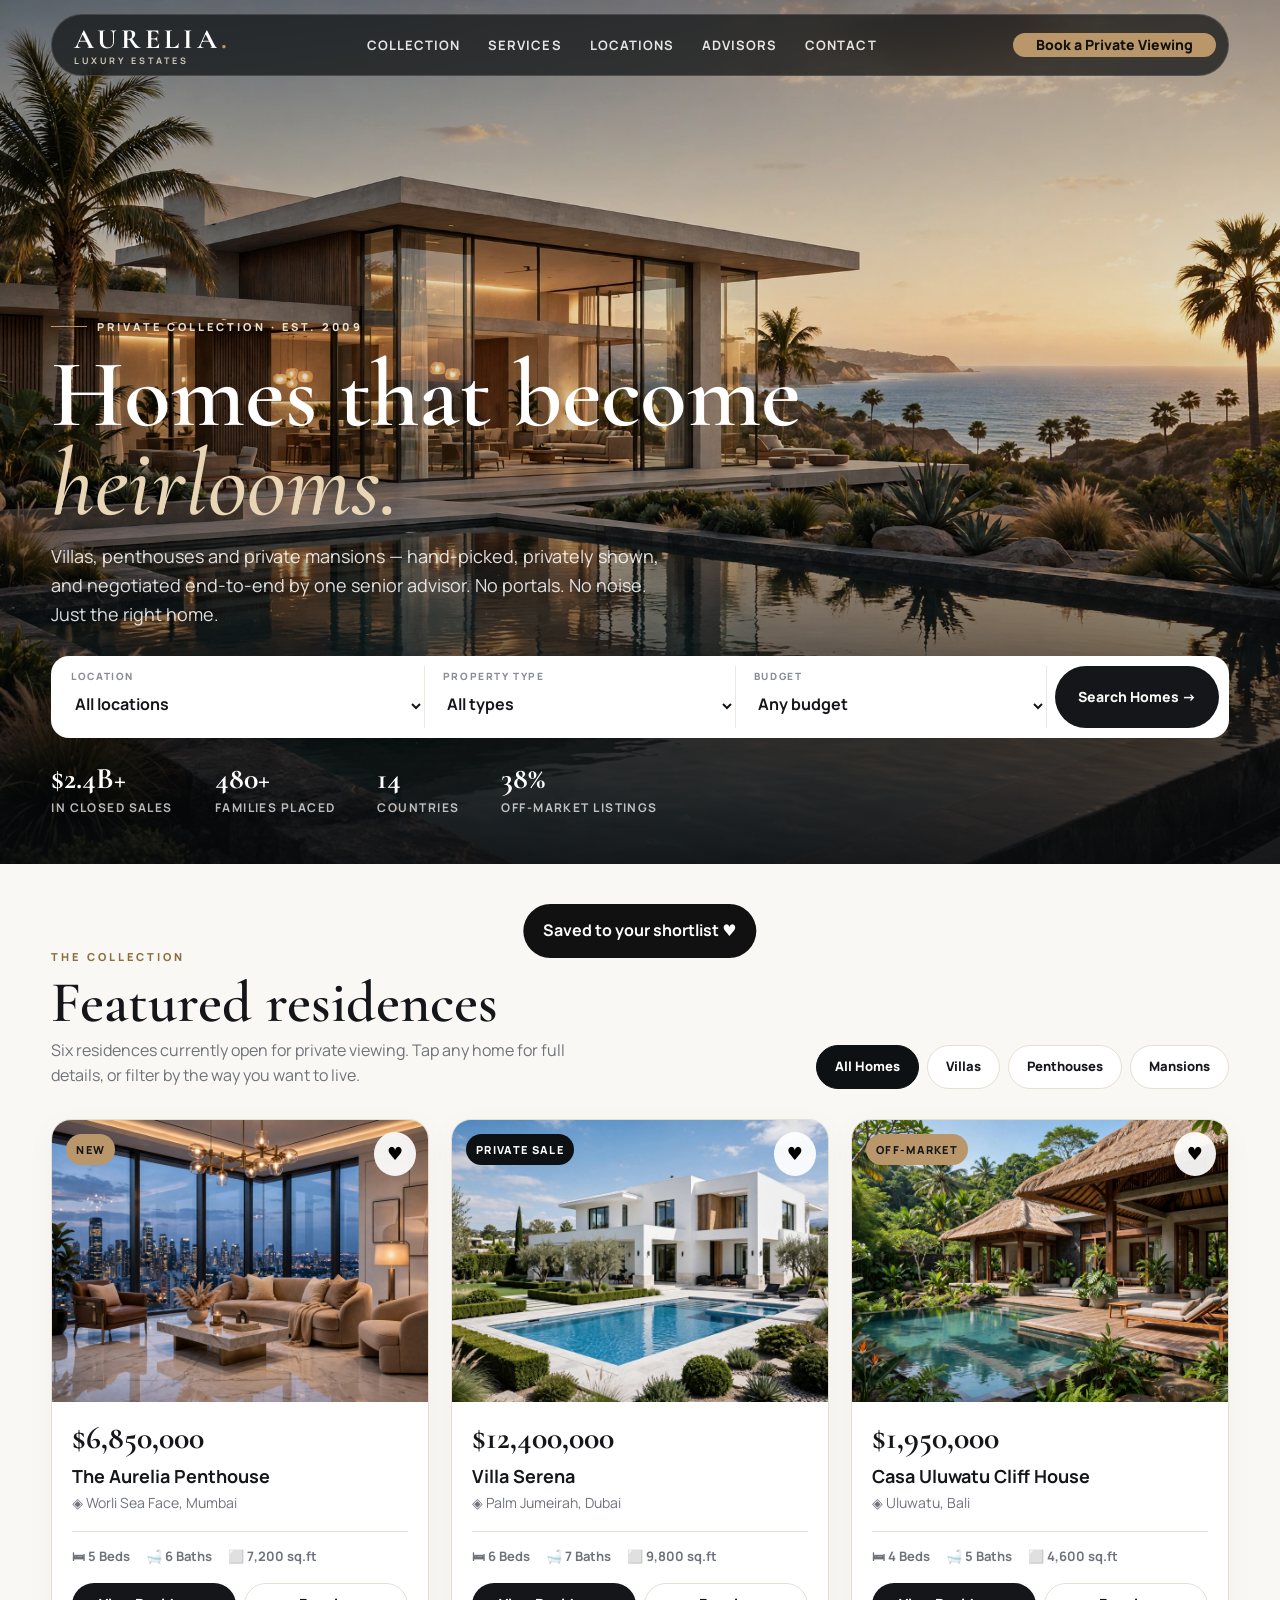
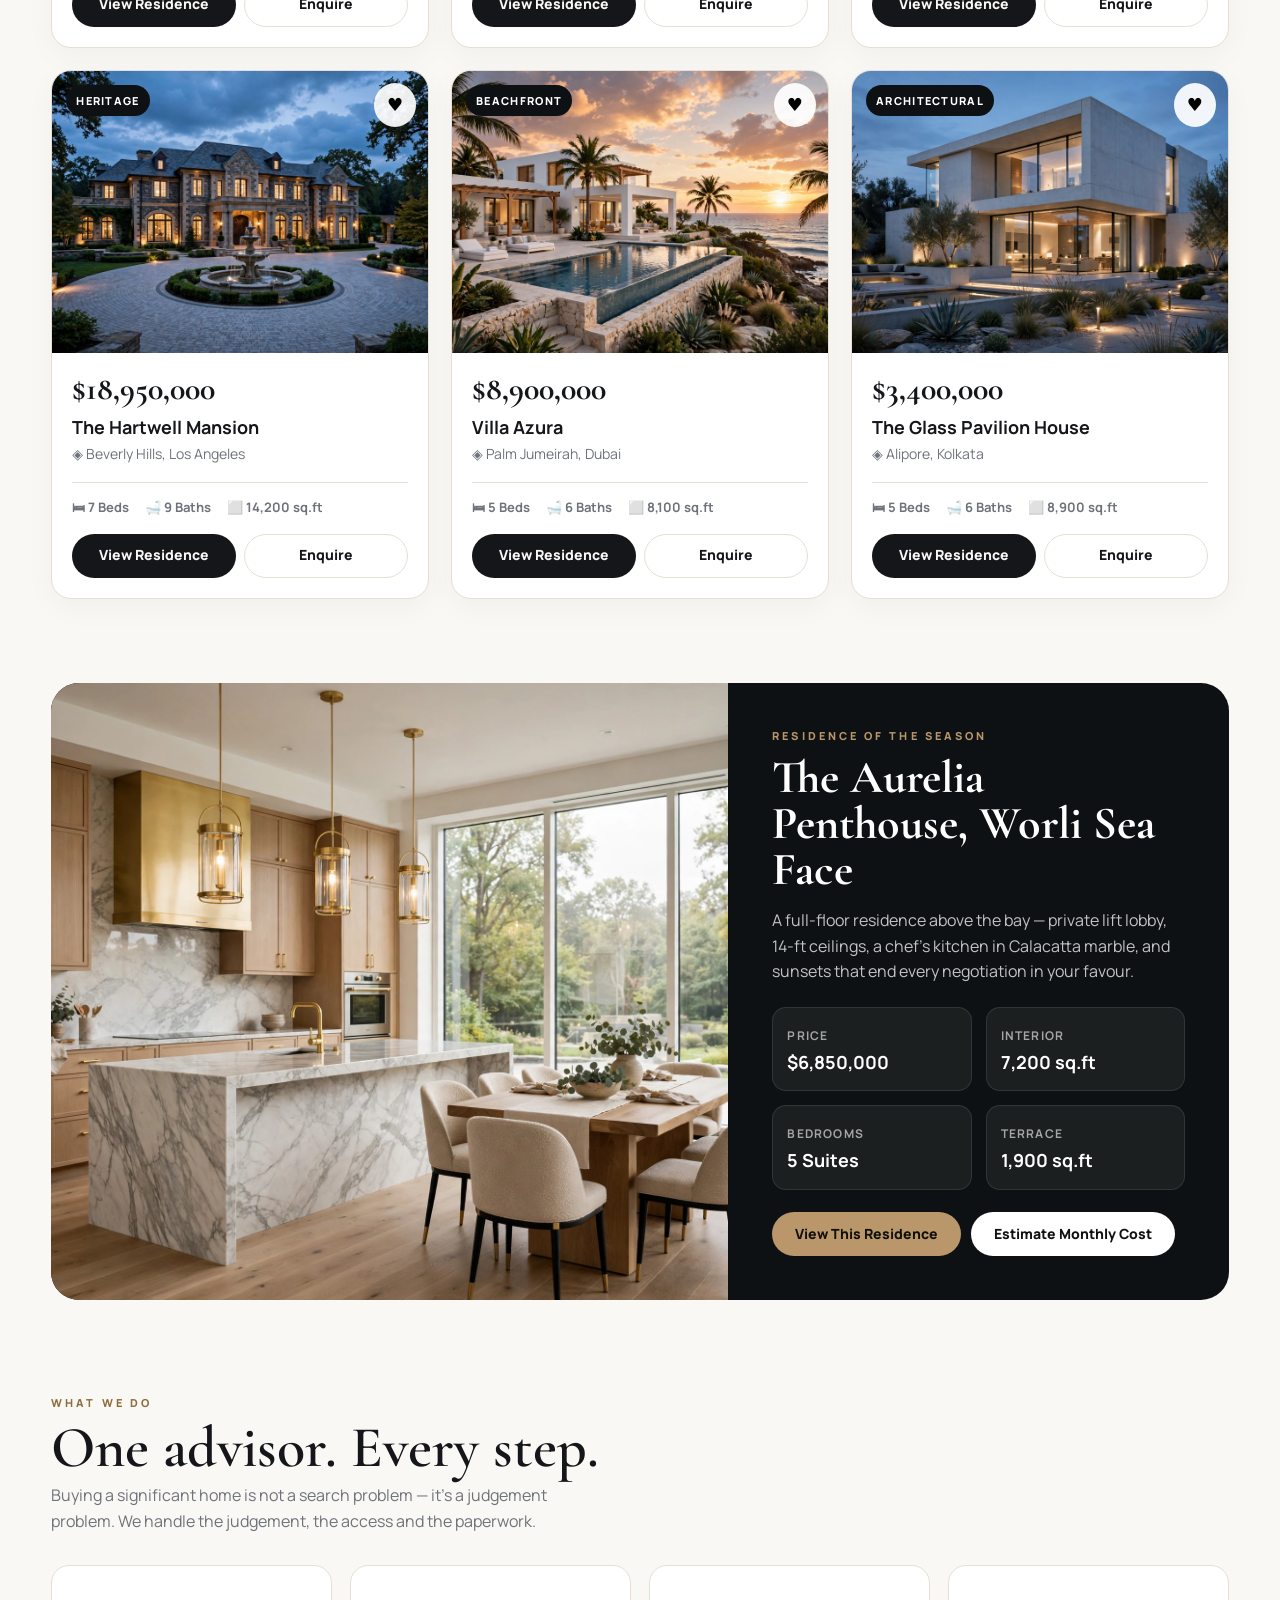
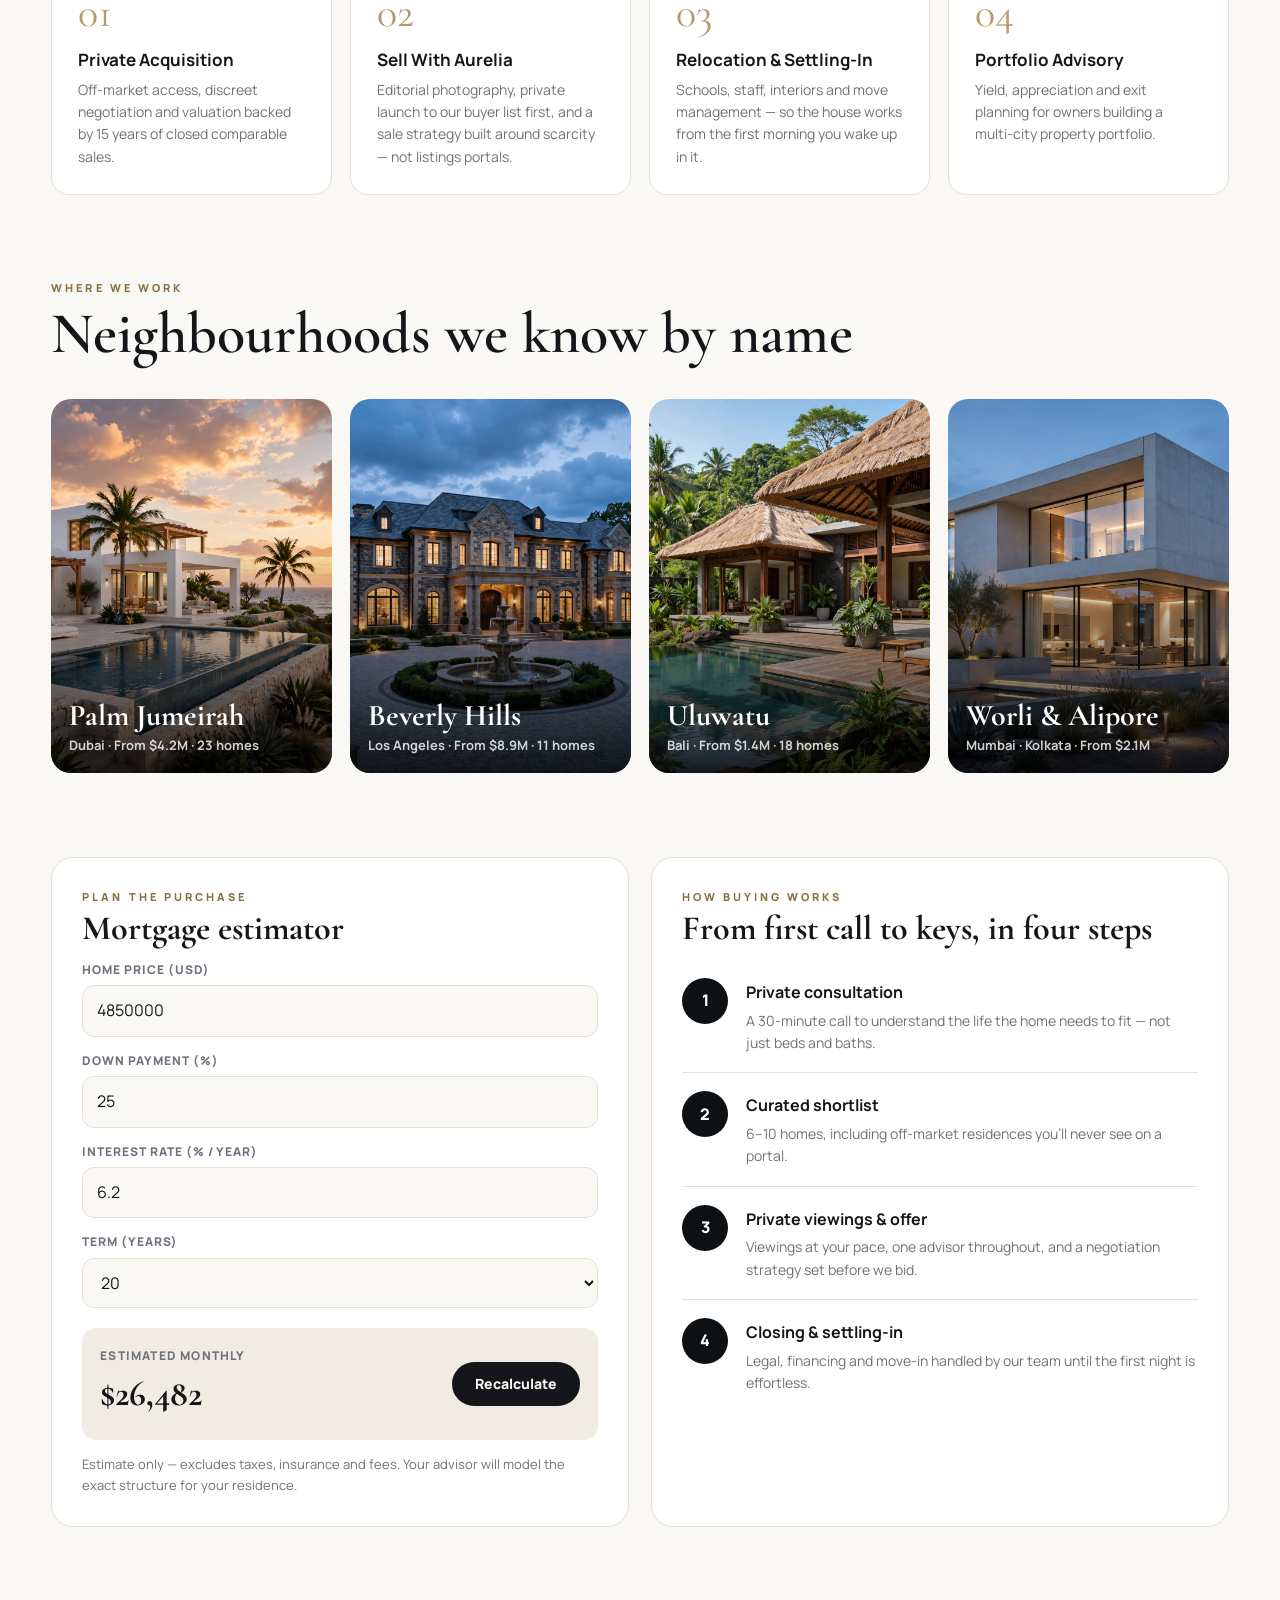
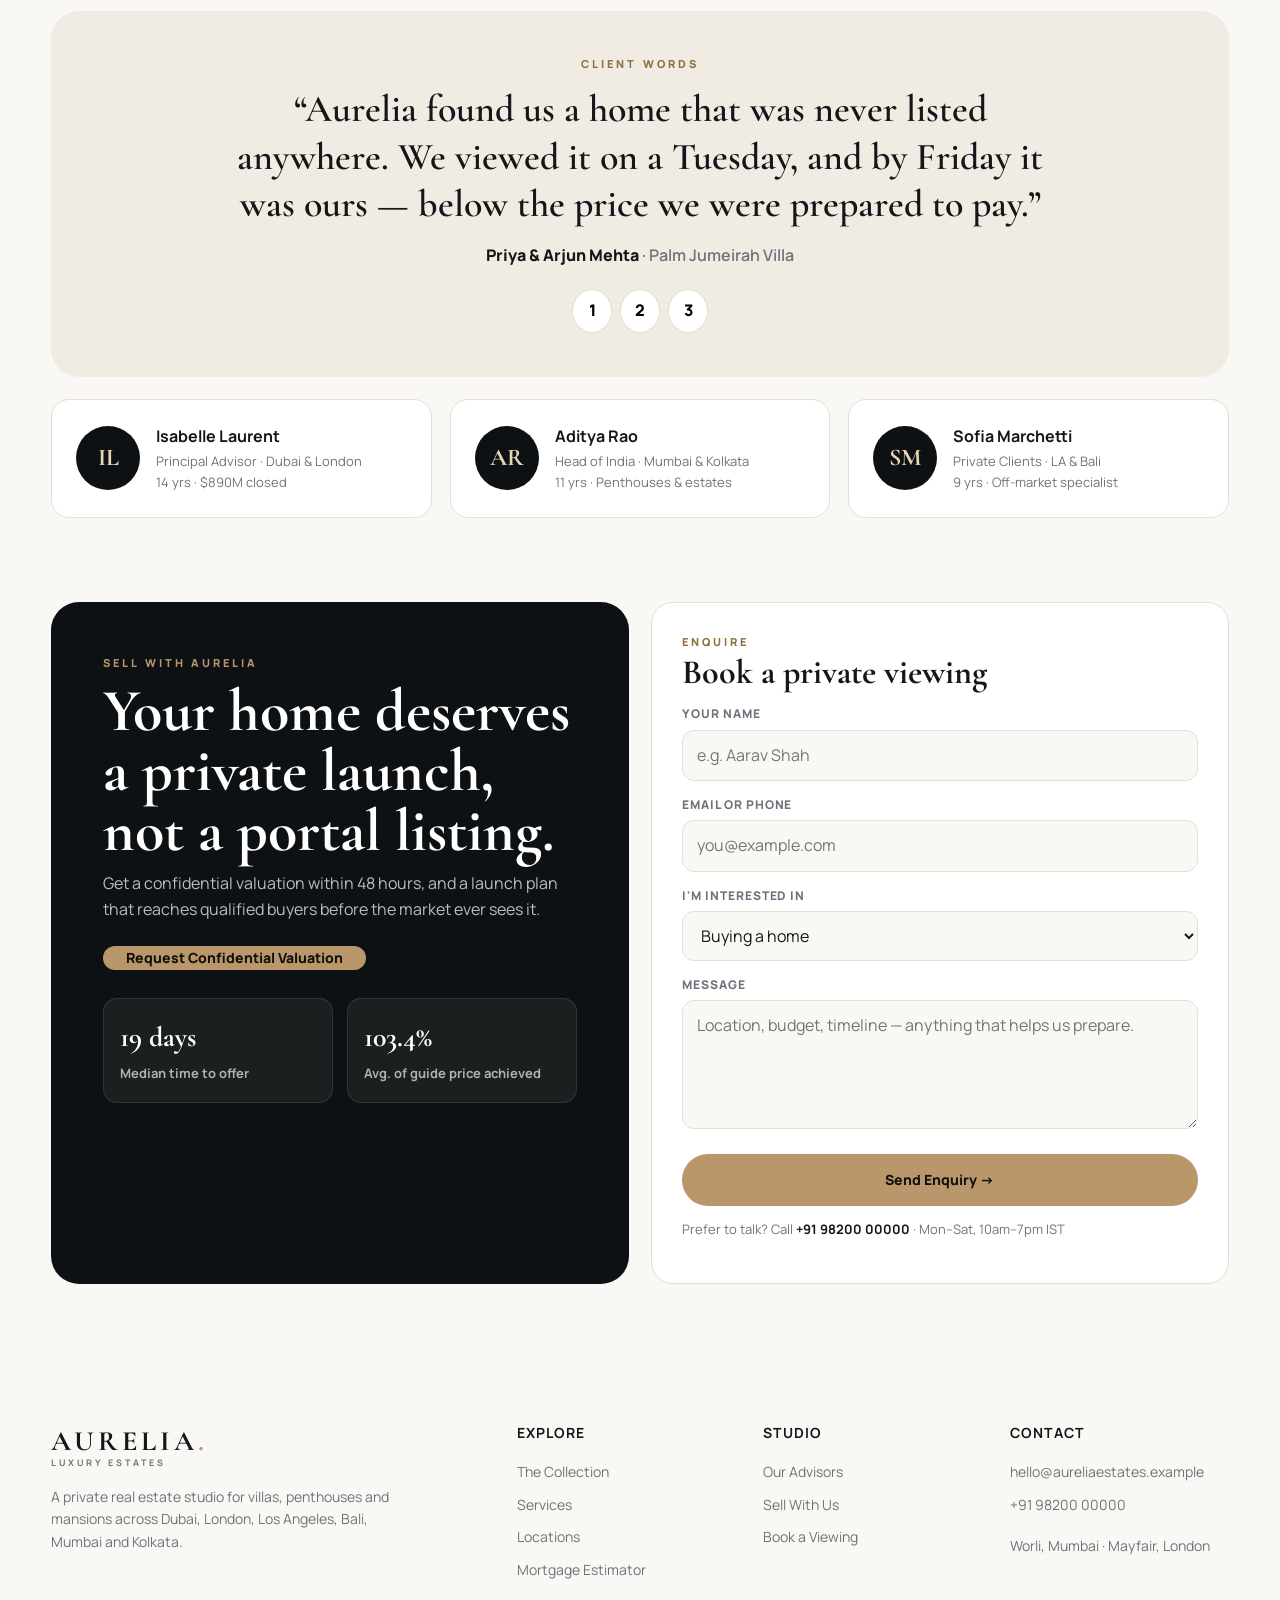
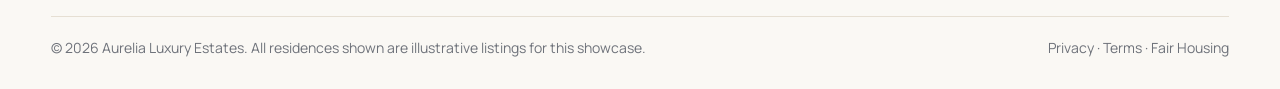
<file: aurelia-luxury-estates/index.html>
<!doctype html>
<html lang="en">
<head>
<meta charset="utf-8"/>
<meta name="viewport" content="width=device-width, initial-scale=1, viewport-fit=cover"/>
<meta name="color-scheme" content="light dark"/>
<link rel="icon" href="data:,"/>
<title>Aurelia Luxury Estates — Villas, Penthouses & Private Mansions</title>
<meta name="description" content="Aurelia Luxury Estates — curated villas, penthouses and private mansions. Private viewings, off-market access and end-to-end advisory."/>
<link rel="preconnect" href="https://fonts.googleapis.com"><link rel="preconnect" href="https://fonts.gstatic.com" crossorigin>
<link href="https://fonts.googleapis.com/css2?family=Cormorant+Garamond:ital,wght@0,500;0,600;0,700;1,500&family=Manrope:wght@400;500;600;700;800&display=swap" rel="stylesheet">
<style>
:root{
  --bg:#FAF8F4; --surface:#FFFFFF; --surface2:#F1ECE3; --ink:#14161A; --muted:#6E727A; --line:#E6DFD3;
  --gold:#B9976B; --gold2:#8C6F3E; --dark:#0E1113; --dark2:#171B1F; --radius:18px;
  --shadow:0 20px 50px rgba(20,22,26,.10);
}
@media (prefers-color-scheme: dark){
  :root{ --bg:#0E1113; --surface:#171A1E; --surface2:#1E2227; --ink:#F2EFE9; --muted:#A7ADB6; --line:#2A2E33; --shadow:0 20px 50px rgba(0,0,0,.45); }
}
*{box-sizing:border-box} html{scroll-behavior:smooth} body{margin:0;font-family:Manrope,system-ui,sans-serif;background:var(--bg);color:var(--ink);line-height:1.6;overflow-x:hidden}
a{color:inherit;text-decoration:none} img{display:block;max-width:100%} button,input,select,textarea{font:inherit}
button,[role="button"],select,summary,input:not([type="checkbox"]){min-height:44px}
.wrap{width:min(1240px,92%);margin:0 auto}
.serif{font-family:"Cormorant Garamond",serif}
/* NAV */
.nav{position:fixed;inset:0 0 auto 0;z-index:50;transition:.25s}
.nav-inner{width:min(1240px,92%);margin:14px auto 0;display:flex;align-items:center;justify-content:space-between;gap:16px;background:rgba(14,17,19,.72);backdrop-filter:blur(14px);border:1px solid rgba(255,255,255,.14);border-radius:999px;padding:10px 12px 10px 22px;color:#fff}
.logo{font-family:"Cormorant Garamond",serif;font-size:28px;letter-spacing:.14em;font-weight:700;line-height:1}.logo span{color:var(--gold)}
.logo small{display:block;font-family:Manrope;font-size:9px;letter-spacing:.32em;font-weight:700;color:#CFC8BB;margin-top:3px}
.nav-links{display:flex;gap:28px;font-size:13px;letter-spacing:.08em;font-weight:700;text-transform:uppercase}
.nav-links a{opacity:.88}.nav-links a:hover{opacity:1;color:#E8D5B5}
.btn{display:inline-flex;align-items:center;justify-content:center;gap:8px;border-radius:999px;padding:0 22px;font-weight:800;font-size:14px;border:1px solid transparent;cursor:pointer;white-space:nowrap}
.btn-gold{background:var(--gold);color:#12100C}.btn-gold:hover{background:#CBAE85}
.btn-dark{background:var(--ink);color:var(--bg)}.btn-outline{border-color:var(--line);background:transparent;color:var(--ink)}
.btn-white{background:#fff;color:#111}
.burger{display:none;width:44px;height:44px;border-radius:50%;border:1px solid rgba(255,255,255,.25);background:transparent;color:#fff;font-size:20px;cursor:pointer}
.mobile-menu{display:none;background:var(--dark);color:#fff;margin:10px auto 0;width:min(1240px,92%);border-radius:18px;padding:18px}
.mobile-menu.open{display:block}.mobile-menu a{display:block;padding:12px 6px;font-weight:700;border-bottom:1px solid rgba(255,255,255,.08)}
/* HERO */
.hero{position:relative;min-height:96vh;display:flex;align-items:flex-end;color:#fff;background:#0B0D0F}
.hero-bg{position:absolute;inset:0;width:100%;height:100%;object-fit:cover}
.hero::after{content:"";position:absolute;inset:0;background:linear-gradient(180deg,rgba(0,0,0,.28) 0%,rgba(0,0,0,.08) 38%,rgba(8,10,12,.82) 100%)}
.hero-content{position:relative;z-index:2;width:min(1240px,92%);margin:0 auto;padding:150px 0 34px}
.eyebrow{display:inline-flex;align-items:center;gap:10px;font-size:11px;letter-spacing:.28em;font-weight:800;text-transform:uppercase;color:#EADFC8}
.eyebrow::before{content:"";width:36px;height:1px;background:var(--gold)}
.hero h1{font-family:"Cormorant Garamond",serif;font-size:clamp(52px,8vw,96px);line-height:.92;font-weight:600;margin:16px 0 14px;max-width:820px}
.hero h1 em{font-style:italic;color:#E8D5B5;font-weight:500}
.hero p{max-width:620px;font-size:18px;color:rgba(255,255,255,.86);margin:0}
.searchbar{margin-top:28px;background:#fff;color:#14161A;border-radius:18px;padding:10px;display:grid;grid-template-columns:1.2fr 1fr 1fr auto;gap:8px;box-shadow:0 24px 60px rgba(0,0,0,.35)}
.searchbar label{font-size:10px;letter-spacing:.16em;font-weight:800;text-transform:uppercase;color:#8A8D93;display:block;padding:2px 10px 0}
.searchbar select,.searchbar input{width:100%;border:0;outline:0;background:transparent;font-weight:700;padding:2px 10px 6px;color:#14161A}
.field{border-right:1px solid #ECE8E0}
.hero-stats{display:flex;flex-wrap:wrap;gap:14px 42px;margin-top:26px;padding-bottom:10px}
.hero-stats b{font-family:"Cormorant Garamond",serif;font-size:30px;display:block;line-height:1}
.hero-stats span{font-size:12px;letter-spacing:.12em;text-transform:uppercase;color:rgba(255,255,255,.72);font-weight:700}
/* SECTIONS */
section{padding:84px 0}
.sec-head{display:flex;justify-content:space-between;align-items:flex-end;gap:24px;margin-bottom:30px;flex-wrap:wrap}
.sec-head h2{font-family:"Cormorant Garamond",serif;font-size:clamp(38px,5vw,58px);line-height:1;margin:8px 0 6px;font-weight:600}
.sec-head p{color:var(--muted);max-width:560px;margin:0}
.kicker{font-size:11px;letter-spacing:.28em;font-weight:800;text-transform:uppercase;color:var(--gold2)}
@media(prefers-color-scheme:dark){.kicker{color:var(--gold)}}
/* FILTERS + CARDS */
.filters{display:flex;gap:8px;flex-wrap:wrap}
.chip{border:1px solid var(--line);background:var(--surface);border-radius:999px;padding:0 18px;font-weight:800;font-size:13px;cursor:pointer;color:var(--ink)}
.chip.active{background:var(--dark);color:#fff;border-color:var(--dark)}
@media(prefers-color-scheme:dark){.chip.active{background:var(--gold);color:#14161A;border-color:var(--gold)}}
.grid{display:grid;grid-template-columns:repeat(3,1fr);gap:22px}
.card{background:var(--surface);border:1px solid var(--line);border-radius:20px;overflow:hidden;box-shadow:0 8px 30px rgba(0,0,0,.04)}
.card:hover{box-shadow:var(--shadow)}
.card-img{position:relative;aspect-ratio:4/3;overflow:hidden}
.card-img img{width:100%;height:100%;object-fit:cover;transition:transform .6s}
.card:hover .card-img img{transform:scale(1.05)}
.tag{position:absolute;left:14px;top:14px;background:#0E1113;color:#fff;font-size:11px;letter-spacing:.12em;font-weight:800;text-transform:uppercase;padding:7px 10px;border-radius:999px}
.tag.gold{background:var(--gold);color:#14161A}
.fav{position:absolute;right:12px;top:12px;width:42px;height:42px;border-radius:50%;border:0;background:rgba(255,255,255,.92);font-size:18px;cursor:pointer;display:grid;place-items:center}
.fav.active{color:#C0392B}
.card-body{padding:20px}
.price{font-family:"Cormorant Garamond",serif;font-size:32px;font-weight:700;line-height:1}
.card-body h3{font-size:18px;margin:8px 0 2px}
.loc{color:var(--muted);font-size:14px;display:flex;gap:6px;align-items:center}
.meta{display:flex;gap:16px;flex-wrap:wrap;border-top:1px solid var(--line);margin-top:16px;padding-top:14px;font-size:13px;font-weight:700;color:var(--muted)}
.card-actions{display:flex;gap:8px;margin-top:16px}.card-actions .btn{flex:1}
/* SPOTLIGHT */
.spotlight{background:var(--dark);color:#fff;border-radius:28px;overflow:hidden;display:grid;grid-template-columns:1.15fr .85fr}
.spotlight img{width:100%;height:100%;object-fit:cover;min-height:420px}
.spot-body{padding:44px}
.spot-body h3{font-family:"Cormorant Garamond",serif;font-size:46px;line-height:1;margin:10px 0}
.spot-body p{color:rgba(255,255,255,.75)}
.spec{display:grid;grid-template-columns:1fr 1fr;gap:14px;margin:22px 0}
.spec div{background:rgba(255,255,255,.06);border:1px solid rgba(255,255,255,.1);border-radius:14px;padding:14px}
.spec b{display:block;font-size:18px}.spec span{font-size:12px;letter-spacing:.1em;text-transform:uppercase;color:rgba(255,255,255,.6);font-weight:700}
/* SERVICES */
.services{display:grid;grid-template-columns:repeat(4,1fr);gap:18px}
.svc{background:var(--surface);border:1px solid var(--line);border-radius:18px;padding:26px}
.svc .num{font-family:"Cormorant Garamond",serif;font-size:42px;color:var(--gold);line-height:1}
.svc h3{margin:12px 0 6px;font-size:17px}.svc p{color:var(--muted);font-size:14px;margin:0}
/* LOCATIONS */
.loc-grid{display:grid;grid-template-columns:repeat(4,1fr);gap:18px}
.loc-card{position:relative;border-radius:20px;overflow:hidden;aspect-ratio:3/4;color:#fff}
.loc-card img{width:100%;height:100%;object-fit:cover}
.loc-card::after{content:"";position:absolute;inset:0;background:linear-gradient(180deg,transparent 40%,rgba(0,0,0,.78))}
.loc-card div{position:absolute;z-index:2;left:18px;right:18px;bottom:18px}
.loc-card h3{font-family:"Cormorant Garamond",serif;font-size:30px;margin:0;line-height:1}
.loc-card p{margin:4px 0 0;color:rgba(255,255,255,.8);font-size:13px;font-weight:700}
/* CALC + PROCESS */
.two{display:grid;grid-template-columns:1fr 1fr;gap:22px;align-items:stretch}
.panel{background:var(--surface);border:1px solid var(--line);border-radius:22px;padding:30px}
.panel h3{font-family:"Cormorant Garamond",serif;font-size:34px;margin:6px 0 14px;line-height:1}
.panel label{font-size:12px;font-weight:800;letter-spacing:.08em;text-transform:uppercase;color:var(--muted);display:block;margin-top:14px}
.panel input,.panel select,.panel textarea{width:100%;border:1px solid var(--line);background:var(--bg);color:var(--ink);border-radius:12px;padding:12px 14px;margin-top:6px;outline:none}
.calc-out{background:var(--surface2);border-radius:14px;padding:18px;margin-top:20px;display:flex;justify-content:space-between;align-items:center;gap:16px;flex-wrap:wrap}
.calc-out b{font-family:"Cormorant Garamond",serif;font-size:36px}
.steps{display:grid;gap:0}
.step{display:flex;gap:18px;padding:18px 0;border-bottom:1px solid var(--line)}
.step:last-child{border:0}
.step i{width:46px;height:46px;flex:0 0 46px;border-radius:50%;background:var(--dark);color:#fff;display:grid;place-items:center;font-style:normal;font-weight:800}
@media(prefers-color-scheme:dark){.step i{background:var(--gold);color:#14161A}}
.step h4{margin:2px 0 4px}.step p{margin:0;color:var(--muted);font-size:14px}
/* TESTIMONIALS + AGENTS */
.testi{background:var(--surface2);border-radius:28px;padding:44px;text-align:center}
.testi blockquote{font-family:"Cormorant Garamond",serif;font-size:clamp(26px,3.4vw,38px);line-height:1.25;margin:14px auto;max-width:820px;font-weight:600}
.testi .who{font-weight:800}.testi .who span{color:var(--muted);font-weight:600}
.dots{display:flex;gap:8px;justify-content:center;margin-top:20px}.dots button{width:40px;height:40px;border-radius:50%;border:1px solid var(--line);background:var(--surface);cursor:pointer;font-weight:800}
.agents{display:grid;grid-template-columns:repeat(3,1fr);gap:18px;margin-top:22px}
.agent{background:var(--surface);border:1px solid var(--line);border-radius:18px;padding:24px;display:flex;gap:16px;align-items:center}
.avatar{width:64px;height:64px;border-radius:50%;background:var(--dark);color:#E8D5B5;display:grid;place-items:center;font-family:"Cormorant Garamond",serif;font-size:24px;font-weight:700;flex:0 0 64px}
.agent h4{margin:0}.agent p{margin:2px 0 0;color:var(--muted);font-size:13px}
/* CTA / FOOTER */
.cta{background:var(--dark);color:#fff;border-radius:28px;padding:52px;text-align:center;position:relative;overflow:hidden}
.cta h2{font-family:"Cormorant Garamond",serif;font-size:clamp(38px,5vw,60px);margin:10px 0;line-height:1}
.cta p{color:rgba(255,255,255,.72);max-width:560px;margin:0 auto 24px}
footer{padding:54px 0 30px;color:var(--muted);font-size:14px}
.foot{display:grid;grid-template-columns:2fr 1fr 1fr 1fr;gap:28px;padding-bottom:30px;border-bottom:1px solid var(--line)}
.foot h4{color:var(--ink);margin:0 0 12px;font-size:14px;letter-spacing:.08em;text-transform:uppercase}
.foot a{display:block;padding:5px 0}
.copy{display:flex;justify-content:space-between;gap:16px;flex-wrap:wrap;padding-top:20px}
/* MODAL */
.modal{position:fixed;inset:0;z-index:80;display:none;align-items:flex-end;justify-content:center;background:rgba(8,10,12,.62);padding:16px}
.modal.open{display:flex}
.modal-box{background:var(--surface);color:var(--ink);width:min(680px,100%);max-height:88vh;overflow:auto;border-radius:22px}
.modal-box img{width:100%;aspect-ratio:16/9;object-fit:cover}
.modal-body{padding:26px}
.close{position:sticky;top:12px;margin-left:calc(100% - 56px);width:44px;height:44px;border-radius:50%;border:0;background:#111;color:#fff;cursor:pointer;font-size:18px;z-index:2}
.toast{position:fixed;left:50%;bottom:22px;transform:translateX(-50%) translateY(80px);background:#111;color:#fff;padding:14px 20px;border-radius:999px;font-weight:700;z-index:90;transition:.3s;max-width:92%;text-align:center}
.toast.show{transform:translateX(-50%) translateY(0)}
@media(max-width:980px){.grid{grid-template-columns:repeat(2,1fr)}.services,.loc-grid{grid-template-columns:repeat(2,1fr)}.spotlight,.two{grid-template-columns:1fr}.foot{grid-template-columns:1fr 1fr}.nav-links{display:none}.burger{display:grid;place-items:center}.searchbar{grid-template-columns:1fr 1fr}.field{border:0}}
@media(max-width:700px){.nav-inner{padding:8px 8px 8px 16px;margin-top:10px}.logo{font-size:22px}.logo small{font-size:7px}.nav-cta{display:none!important}}
@media(max-width:600px){section{padding:58px 0}.grid,.agents{grid-template-columns:1fr}.services,.loc-grid{grid-template-columns:1fr}.searchbar{grid-template-columns:1fr}.hero-content{padding-top:120px}.cta,.testi{padding:30px 20px}.spot-body{padding:28px 20px}}
</style>
</head>
<body>

<header class="nav">
  <div class="nav-inner">
    <a class="logo" href="#top">AURELIA<span>.</span><small>LUXURY ESTATES</small></a>
    <nav class="nav-links"><a href="#collection">Collection</a><a href="#services">Services</a><a href="#locations">Locations</a><a href="#advisors">Advisors</a><a href="#contact">Contact</a></nav>
    <div style="display:flex;gap:8px;align-items:center">
      <a class="btn btn-gold nav-cta" href="#contact">Book a Private Viewing</a>
      <button class="burger" id="burger" aria-label="Open menu">☰</button>
    </div>
  </div>
  <div class="mobile-menu" id="mobileMenu"><a href="#collection">Collection</a><a href="#services">Services</a><a href="#locations">Locations</a><a href="#advisors">Advisors</a><a href="#contact">Contact</a><a href="#contact" style="color:#E8D5B5">★ Book a Private Viewing</a></div>
</header>

<!-- HERO -->
<div class="hero" id="top">
  <img class="hero-bg" src="assets/hero.webp" alt="Luxury modern villa with infinity pool at golden hour"/>
  <div class="hero-content">
    <span class="eyebrow">Private Collection · Est. 2009</span>
    <h1>Homes that become <em>heirlooms.</em></h1>
    <p>Villas, penthouses and private mansions — hand-picked, privately shown, and negotiated end-to-end by one senior advisor. No portals. No noise. Just the right home.</p>
    <form class="searchbar" id="searchForm">
      <div class="field"><label>Location</label><select id="sLoc"><option value="">All locations</option><option>Palm Jumeirah, Dubai</option><option>Mayfair, London</option><option>Beverly Hills, LA</option><option>Uluwatu, Bali</option><option>Alipore, Kolkata</option><option>Worli, Mumbai</option></select></div>
      <div class="field"><label>Property type</label><select id="sType"><option value="">All types</option><option value="villa">Villa</option><option value="penthouse">Penthouse</option><option value="mansion">Mansion</option></select></div>
      <div class="field"><label>Budget</label><select id="sBudget"><option value="0">Any budget</option><option value="2000000">Up to $2M</option><option value="5000000">Up to $5M</option><option value="10000000">Up to $10M</option><option value="999999999">$10M +</option></select></div>
      <button class="btn btn-dark" type="submit" style="min-height:56px">Search Homes →</button>
    </form>
    <div class="hero-stats">
      <div><b>$2.4B+</b><span>In closed sales</span></div>
      <div><b>480+</b><span>Families placed</span></div>
      <div><b>14</b><span>Countries</span></div>
      <div><b>38%</b><span>Off-market listings</span></div>
    </div>
  </div>
</div>

<!-- COLLECTION -->
<section id="collection"><div class="wrap">
  <div class="sec-head">
    <div><div class="kicker">The Collection</div><h2>Featured residences</h2><p>Six residences currently open for private viewing. Tap any home for full details, or filter by the way you want to live.</p></div>
    <div class="filters" id="filters">
      <button class="chip active" data-filter="all">All Homes</button>
      <button class="chip" data-filter="villa">Villas</button>
      <button class="chip" data-filter="penthouse">Penthouses</button>
      <button class="chip" data-filter="mansion">Mansions</button>
    </div>
  </div>
  <div class="grid" id="grid"></div>
  <p id="noResult" style="display:none;text-align:center;color:var(--muted);padding:28px 0">No residence matches that search yet — <a href="#contact" style="text-decoration:underline;font-weight:800">tell us what you're looking for</a> and we'll source it off-market.</p>
</div></section>

<!-- SPOTLIGHT -->
<section style="padding-top:0"><div class="wrap">
  <div class="spotlight">
    <img src="assets/interior.webp" alt="Luxury marble kitchen and dining interior with gold accents"/>
    <div class="spot-body">
      <div class="kicker" style="color:var(--gold)">Residence of the Season</div>
      <h3>The Aurelia Penthouse, Worli Sea Face</h3>
      <p>A full-floor residence above the bay — private lift lobby, 14-ft ceilings, a chef's kitchen in Calacatta marble, and sunsets that end every negotiation in your favour.</p>
      <div class="spec"><div><span>Price</span><b>$6,850,000</b></div><div><span>Interior</span><b>7,200 sq.ft</b></div><div><span>Bedrooms</span><b>5 Suites</b></div><div><span>Terrace</span><b>1,900 sq.ft</b></div></div>
      <div style="display:flex;gap:10px;flex-wrap:wrap"><button class="btn btn-gold" onclick="openModal(1)">View This Residence</button><a class="btn btn-white" href="#calculator">Estimate Monthly Cost</a></div>
    </div>
  </div>
</div></section>

<!-- SERVICES -->
<section id="services" style="padding-top:10px"><div class="wrap">
  <div class="sec-head"><div><div class="kicker">What We Do</div><h2>One advisor. Every step.</h2><p>Buying a significant home is not a search problem — it's a judgement problem. We handle the judgement, the access and the paperwork.</p></div></div>
  <div class="services">
    <div class="svc"><div class="num">01</div><h3>Private Acquisition</h3><p>Off-market access, discreet negotiation and valuation backed by 15 years of closed comparable sales.</p></div>
    <div class="svc"><div class="num">02</div><h3>Sell With Aurelia</h3><p>Editorial photography, private launch to our buyer list first, and a sale strategy built around scarcity — not listings portals.</p></div>
    <div class="svc"><div class="num">03</div><h3>Relocation & Settling-In</h3><p>Schools, staff, interiors and move management — so the house works from the first morning you wake up in it.</p></div>
    <div class="svc"><div class="num">04</div><h3>Portfolio Advisory</h3><p>Yield, appreciation and exit planning for owners building a multi-city property portfolio.</p></div>
  </div>
</div></section>

<!-- LOCATIONS -->
<section id="locations" style="padding-top:0"><div class="wrap">
  <div class="sec-head"><div><div class="kicker">Where We Work</div><h2>Neighbourhoods we know by name</h2></div></div>
  <div class="loc-grid">
    <a class="loc-card" href="#collection"><img src="assets/beach.webp" alt="Beachfront luxury villa at sunset"/><div><h3>Palm Jumeirah</h3><p>Dubai · From $4.2M · 23 homes</p></div></a>
    <a class="loc-card" href="#collection"><img src="assets/mansion.webp" alt="Grand luxury mansion at twilight"/><div><h3>Beverly Hills</h3><p>Los Angeles · From $8.9M · 11 homes</p></div></a>
    <a class="loc-card" href="#collection"><img src="assets/villa2.webp" alt="Tropical luxury villa with private pool in Bali"/><div><h3>Uluwatu</h3><p>Bali · From $1.4M · 18 homes</p></div></a>
    <a class="loc-card" href="#collection"><img src="assets/modern.webp" alt="Minimalist modern luxury house at evening"/><div><h3>Worli & Alipore</h3><p>Mumbai · Kolkata · From $2.1M</p></div></a>
  </div>
</div></section>

<!-- CALC + PROCESS -->
<section id="calculator" style="padding-top:0"><div class="wrap"><div class="two">
  <div class="panel">
    <div class="kicker">Plan The Purchase</div><h3>Mortgage estimator</h3>
    <label>Home price (USD)</label><input id="cPrice" type="number" value="4850000" min="100000" step="50000"/>
    <label>Down payment (%)</label><input id="cDown" type="number" value="25" min="0" max="90"/>
    <label>Interest rate (% / year)</label><input id="cRate" type="number" value="6.2" step="0.1" min="0"/>
    <label>Term (years)</label><select id="cYears"><option>30</option><option selected>20</option><option>15</option><option>10</option></select>
    <div class="calc-out"><div><div style="font-size:12px;font-weight:800;letter-spacing:.1em;text-transform:uppercase;color:var(--muted)">Estimated monthly</div><b id="cOut">$22,284</b></div><button class="btn btn-dark" id="calcBtn">Recalculate</button></div>
    <p style="color:var(--muted);font-size:13px;margin:14px 0 0">Estimate only — excludes taxes, insurance and fees. Your advisor will model the exact structure for your residence.</p>
  </div>
  <div class="panel">
    <div class="kicker">How Buying Works</div><h3>From first call to keys, in four steps</h3>
    <div class="steps">
      <div class="step"><i>1</i><div><h4>Private consultation</h4><p>A 30-minute call to understand the life the home needs to fit — not just beds and baths.</p></div></div>
      <div class="step"><i>2</i><div><h4>Curated shortlist</h4><p>6–10 homes, including off-market residences you'll never see on a portal.</p></div></div>
      <div class="step"><i>3</i><div><h4>Private viewings & offer</h4><p>Viewings at your pace, one advisor throughout, and a negotiation strategy set before we bid.</p></div></div>
      <div class="step"><i>4</i><div><h4>Closing & settling-in</h4><p>Legal, financing and move-in handled by our team until the first night is effortless.</p></div></div>
    </div>
  </div>
</div></div></section>

<!-- TESTIMONIALS + ADVISORS -->
<section id="advisors" style="padding-top:0"><div class="wrap">
  <div class="testi">
    <div class="kicker">Client Words</div>
    <blockquote id="tQuote">“Aurelia found us a home that was never listed anywhere. We viewed it on a Tuesday, and by Friday it was ours — below the price we were prepared to pay.”</blockquote>
    <div class="who" id="tWho">Priya & Arjun Mehta <span>· Palm Jumeirah Villa</span></div>
    <div class="dots"><button onclick="showT(0)" aria-label="Testimonial 1">1</button><button onclick="showT(1)" aria-label="Testimonial 2">2</button><button onclick="showT(2)" aria-label="Testimonial 3">3</button></div>
  </div>
  <div class="agents">
    <div class="agent"><div class="avatar">IL</div><div><h4>Isabelle Laurent</h4><p>Principal Advisor · Dubai & London<br/>14 yrs · $890M closed</p></div></div>
    <div class="agent"><div class="avatar">AR</div><div><h4>Aditya Rao</h4><p>Head of India · Mumbai & Kolkata<br/>11 yrs · Penthouses & estates</p></div></div>
    <div class="agent"><div class="avatar">SM</div><div><h4>Sofia Marchetti</h4><p>Private Clients · LA & Bali<br/>9 yrs · Off-market specialist</p></div></div>
  </div>
</div></section>

<!-- CONTACT -->
<section id="contact" style="padding-top:0"><div class="wrap">
  <div class="two">
    <div class="cta" style="text-align:left">
      <div class="kicker" style="color:var(--gold)">Sell With Aurelia</div>
      <h2>Your home deserves a private launch, not a portal listing.</h2>
      <p style="margin:0 0 22px">Get a confidential valuation within 48 hours, and a launch plan that reaches qualified buyers before the market ever sees it.</p>
      <a class="btn btn-gold" href="#enquiry">Request Confidential Valuation</a>
      <div style="margin-top:28px;display:grid;grid-template-columns:1fr 1fr;gap:14px">
        <div style="background:rgba(255,255,255,.06);border:1px solid rgba(255,255,255,.1);border-radius:14px;padding:16px"><b style="font-family:'Cormorant Garamond',serif;font-size:28px">19 days</b><br/><span style="color:rgba(255,255,255,.65);font-size:13px;font-weight:700">Median time to offer</span></div>
        <div style="background:rgba(255,255,255,.06);border:1px solid rgba(255,255,255,.1);border-radius:14px;padding:16px"><b style="font-family:'Cormorant Garamond',serif;font-size:28px">103.4%</b><br/><span style="color:rgba(255,255,255,.65);font-size:13px;font-weight:700">Avg. of guide price achieved</span></div>
      </div>
    </div>
    <form class="panel" id="enquiry">
      <div class="kicker">Enquire</div><h3>Book a private viewing</h3>
      <label>Your name</label><input id="eName" required placeholder="e.g. Aarav Shah"/>
      <label>Email or phone</label><input id="eContact" required placeholder="you@example.com"/>
      <label>I'm interested in</label><select id="eInterest"><option>Buying a home</option><option>Selling my home</option><option>A specific residence in the collection</option><option>Portfolio advisory</option></select>
      <label>Message</label><textarea id="eMsg" rows="4" placeholder="Location, budget, timeline — anything that helps us prepare."></textarea>
      <button class="btn btn-gold" type="submit" style="width:100%;margin-top:18px;min-height:52px">Send Enquiry →</button>
      <p id="eDone" style="display:none;background:#EEF7EE;border:1px solid #BFE3BF;color:#1E5B1E;border-radius:12px;padding:12px 14px;font-weight:700;margin-top:14px">Thank you — your enquiry is ready. We've opened your email app with the details pre-filled, and an advisor will be your single point of contact.</p>
      <p style="color:var(--muted);font-size:13px">Prefer to talk? Call <b style="color:var(--ink)">+91 98200 00000</b> · Mon–Sat, 10am–7pm IST</p>
    </form>
  </div>
</div></section>

<footer><div class="wrap">
  <div class="foot">
    <div><a class="logo" href="#top" style="color:var(--ink)">AURELIA<span>.</span><small style="color:var(--muted)">LUXURY ESTATES</small></a><p style="max-width:340px">A private real estate studio for villas, penthouses and mansions across Dubai, London, Los Angeles, Bali, Mumbai and Kolkata.</p></div>
    <div><h4>Explore</h4><a href="#collection">The Collection</a><a href="#services">Services</a><a href="#locations">Locations</a><a href="#calculator">Mortgage Estimator</a></div>
    <div><h4>Studio</h4><a href="#advisors">Our Advisors</a><a href="#contact">Sell With Us</a><a href="#contact">Book a Viewing</a></div>
    <div><h4>Contact</h4><a href="mailto:hello@aureliaestates.example">hello@aureliaestates.example</a><a href="tel:+919820000000">+91 98200 00000</a><p>Worli, Mumbai · Mayfair, London</p></div>
  </div>
  <div class="copy"><span>© 2026 Aurelia Luxury Estates. All residences shown are illustrative listings for this showcase.</span><span>Privacy · Terms · Fair Housing</span></div>
</div></footer>

<!-- MODAL -->
<div class="modal" id="modal" role="dialog" aria-modal="true">
  <div class="modal-box">
    <button class="close" onclick="closeModal()" aria-label="Close">✕</button>
    <img id="mImg" src="assets/hero.webp" alt="Selected luxury residence"/>
    <div class="modal-body">
      <div style="display:flex;justify-content:space-between;gap:16px;flex-wrap:wrap;align-items:flex-start"><div><h3 id="mTitle" style="font-family:'Cormorant Garamond',serif;font-size:36px;margin:0;line-height:1"></h3><p id="mLoc" style="color:var(--muted);margin:4px 0 0"></p></div><div class="price" id="mPrice"></div></div>
      <div class="meta" id="mMeta"></div>
      <p id="mDesc" style="color:var(--muted)"></p>
      <div style="display:flex;gap:10px;flex-wrap:wrap;margin-top:18px"><a class="btn btn-gold" href="#contact" onclick="closeModal()">Book a Private Viewing</a><button class="btn btn-outline" onclick="closeModal()">Back to Collection</button></div>
    </div>
  </div>
</div>
<div class="toast" id="toast">Saved to your shortlist ♥</div>

<script>
var HOMES=[
 {id:1,type:"penthouse",img:"assets/penthouse.webp",tag:"New",gold:true,title:"The Aurelia Penthouse",loc:"Worli Sea Face, Mumbai",price:6850000,beds:5,baths:6,sqft:7200,desc:"Full-floor penthouse with private lift lobby, double-height living, Calacatta marble kitchen and a 1,900 sq.ft sunset terrace over the bay."},
 {id:2,type:"villa",img:"assets/villa1.webp",tag:"Private Sale",title:"Villa Serena",loc:"Palm Jumeirah, Dubai",price:12400000,beds:6,baths:7,sqft:9800,desc:"Beachfront villa with private beach, infinity pool, spa level and a guest pavilion. Sold with designer furniture by separate negotiation."},
 {id:3,type:"villa",img:"assets/villa2.webp",tag:"Off-Market",gold:true,title:"Casa Uluwatu Cliff House",loc:"Uluwatu, Bali",price:1950000,beds:4,baths:5,sqft:4600,desc:"Cliff-edge tropical villa — open living pavilion, 18m pool, sunset deck and proven holiday-rental income history available on request."},
 {id:4,type:"mansion",img:"assets/mansion.webp",tag:"Heritage",title:"The Hartwell Mansion",loc:"Beverly Hills, Los Angeles",price:18950000,beds:7,baths:9,sqft:14200,desc:"Gated estate with guest house, tennis court, 60-ft pool and a panelled library. A legacy property, offered publicly for the first time in 22 years."},
 {id:5,type:"villa",img:"assets/beach.webp",tag:"Beachfront",title:"Villa Azura",loc:"Palm Jumeirah, Dubai",price:8900000,beds:5,baths:6,sqft:8100,desc:"White-on-white beach villa with a horizon pool, rooftop majlis and direct sand access. Sunrise and sunset views from the principal suite."},
 {id:6,type:"mansion",img:"assets/modern.webp",tag:"Architectural",title:"The Glass Pavilion House",loc:"Alipore, Kolkata",price:3400000,beds:5,baths:6,sqft:8900,desc:"Minimalist concrete-and-glass residence around a rain tree courtyard — gallery walls, a 40-ft lap pool and a full smart-home system."}
];
var favs={}, activeFilter="all";
function money(n){return "$"+n.toLocaleString("en-US")}
function render(list){
  var g=document.getElementById("grid"); g.innerHTML="";
  document.getElementById("noResult").style.display=list.length?"none":"block";
  list.forEach(function(h){
    var el=document.createElement("article"); el.className="card";
    el.innerHTML='<div class="card-img"><img src="'+h.img+'" alt="'+h.title+' — '+h.loc+'"/><span class="tag '+(h.gold?"gold":"")+'">'+h.tag+'</span><button class="fav '+(favs[h.id]?"active":"")+'" aria-label="Save home">♥</button></div>'
    +'<div class="card-body"><div class="price">'+money(h.price)+'</div><h3>'+h.title+'</h3><div class="loc">◈ '+h.loc+'</div>'
    +'<div class="meta"><span>🛏 '+h.beds+' Beds</span><span>🛁 '+h.baths+' Baths</span><span>⬜ '+h.sqft.toLocaleString()+' sq.ft</span></div>'
    +'<div class="card-actions"><button class="btn btn-dark view">View Residence</button><a class="btn btn-outline" href="#contact">Enquire</a></div></div>';
    el.querySelector(".fav").onclick=function(e){e.stopPropagation();favs[h.id]=!favs[h.id];this.classList.toggle("active",favs[h.id]);toast(favs[h.id]?"Saved to your shortlist ♥":"Removed from shortlist");};
    el.querySelector(".view").onclick=function(){openModal(h.id)};
    g.appendChild(el);
  });
}
function applyFilter(){ render(HOMES.filter(function(h){return activeFilter==="all"||h.type===activeFilter})) }
document.getElementById("filters").addEventListener("click",function(e){
  if(e.target.classList.contains("chip")){document.querySelectorAll(".chip").forEach(function(c){c.classList.remove("active")});e.target.classList.add("active");activeFilter=e.target.dataset.filter;applyFilter();}
});
document.getElementById("searchForm").addEventListener("submit",function(e){
  e.preventDefault();
  var loc=document.getElementById("sLoc").value, type=document.getElementById("sType").value, bud=+document.getElementById("sBudget").value;
  var list=HOMES.filter(function(h){
    var okLoc=!loc||h.loc.indexOf(loc.split(",")[0])>-1||h.loc===loc;
    // match by city keyword contained in loc string
    if(loc){ var key=loc.split(",")[0].trim(); okLoc=h.loc.toLowerCase().indexOf(key.toLowerCase().split(" ")[0])>-1; }
    var okType=!type||h.type===type;
    var okBud=!bud||bud>90000000||h.price<=bud;
    if(bud>90000000) okBud=h.price>10000000;
    return okLoc&&okType&&okBud;
  });
  render(list);
  document.getElementById("collection").scrollIntoView({behavior:"smooth"});
  toast(list.length? list.length+" residence(s) match your search" : "No match — try widening the budget");
});
function openModal(id){
  var h=HOMES.find(function(x){return x.id===id}); if(!h) return;
  document.getElementById("mImg").src=h.img; document.getElementById("mImg").alt=h.title;
  document.getElementById("mTitle").textContent=h.title; document.getElementById("mLoc").textContent=h.loc;
  document.getElementById("mPrice").textContent=money(h.price);
  document.getElementById("mMeta").innerHTML="<span>🛏 "+h.beds+" Bedrooms</span><span>🛁 "+h.baths+" Bathrooms</span><span>⬜ "+h.sqft.toLocaleString()+" sq.ft</span><span>◈ "+h.type.toUpperCase()+"</span>";
  document.getElementById("mDesc").textContent=h.desc;
  document.getElementById("modal").classList.add("open");
}
function closeModal(){document.getElementById("modal").classList.remove("open")}
document.getElementById("modal").addEventListener("click",function(e){if(e.target===this)closeModal()});
/* Calculator */
function calc(){
  var P=+document.getElementById("cPrice").value||0, d=(+document.getElementById("cDown").value||0)/100, r=(+document.getElementById("cRate").value||0)/100/12, n=(+document.getElementById("cYears").value||20)*12;
  var L=P*(1-d); var m=r>0? L*r*Math.pow(1+r,n)/(Math.pow(1+r,n)-1) : L/n;
  document.getElementById("cOut").textContent="$"+Math.round(m).toLocaleString("en-US");
}
document.getElementById("calcBtn").onclick=function(e){e.preventDefault();calc();toast("Estimate updated")};
["cPrice","cDown","cRate","cYears"].forEach(function(id){document.getElementById(id).addEventListener("input",calc)});
/* Testimonials */
var T=[
 {q:"“Aurelia found us a home that was never listed anywhere. We viewed it on a Tuesday, and by Friday it was ours — below the price we were prepared to pay.”",w:"Priya & Arjun Mehta",s:"Palm Jumeirah Villa"},
 {q:"“They sold our penthouse privately in 16 days, above guide, without a single public listing. That discretion is exactly why we chose them.”",w:"Anonymous Seller",s:"Worli Penthouse"},
 {q:"“One advisor, start to finish. Valuations, lawyers, even the school search for our kids — handled before we landed in the city.”",w:"The Whitmore Family",s:"Relocated to London"}
]; var tIdx=0,tTimer;
function showT(i){tIdx=i;document.getElementById("tQuote").textContent=T[i].q;document.getElementById("tWho").innerHTML=T[i].w+' <span>· '+T[i].s+'</span>';clearInterval(tTimer);tTimer=setInterval(nextT,6000)}
function nextT(){showT((tIdx+1)%T.length)} tTimer=setInterval(nextT,6000);
/* Enquiry -> mailto draft (no fake server submit) */
document.getElementById("enquiry").addEventListener("submit",function(e){
  e.preventDefault();
  var n=document.getElementById("eName").value.trim(), c=document.getElementById("eContact").value.trim();
  if(!n||!c){toast("Please add your name and email/phone");return}
  var subject=encodeURIComponent("Aurelia Enquiry — "+document.getElementById("eInterest").value+" — "+n);
  var body=encodeURIComponent("Name: "+n+"\nContact: "+c+"\nInterest: "+document.getElementById("eInterest").value+"\n\n"+document.getElementById("eMsg").value);
  document.getElementById("eDone").style.display="block";
  window.location.href="mailto:hello@aureliaestates.example?subject="+subject+"&body="+body;
  toast("Enquiry ready — check your email app");
});
/* Mobile menu + toast */
document.getElementById("burger").onclick=function(){document.getElementById("mobileMenu").classList.toggle("open")};
document.querySelectorAll("#mobileMenu a").forEach(function(a){a.onclick=function(){document.getElementById("mobileMenu").classList.remove("open")}});
var toastT; function toast(msg){var t=document.getElementById("toast");t.textContent=msg;t.classList.add("show");clearTimeout(toastT);toastT=setTimeout(function(){t.classList.remove("show")},2600)}
render(HOMES); calc();
</script>
</body>
</html>
</file>
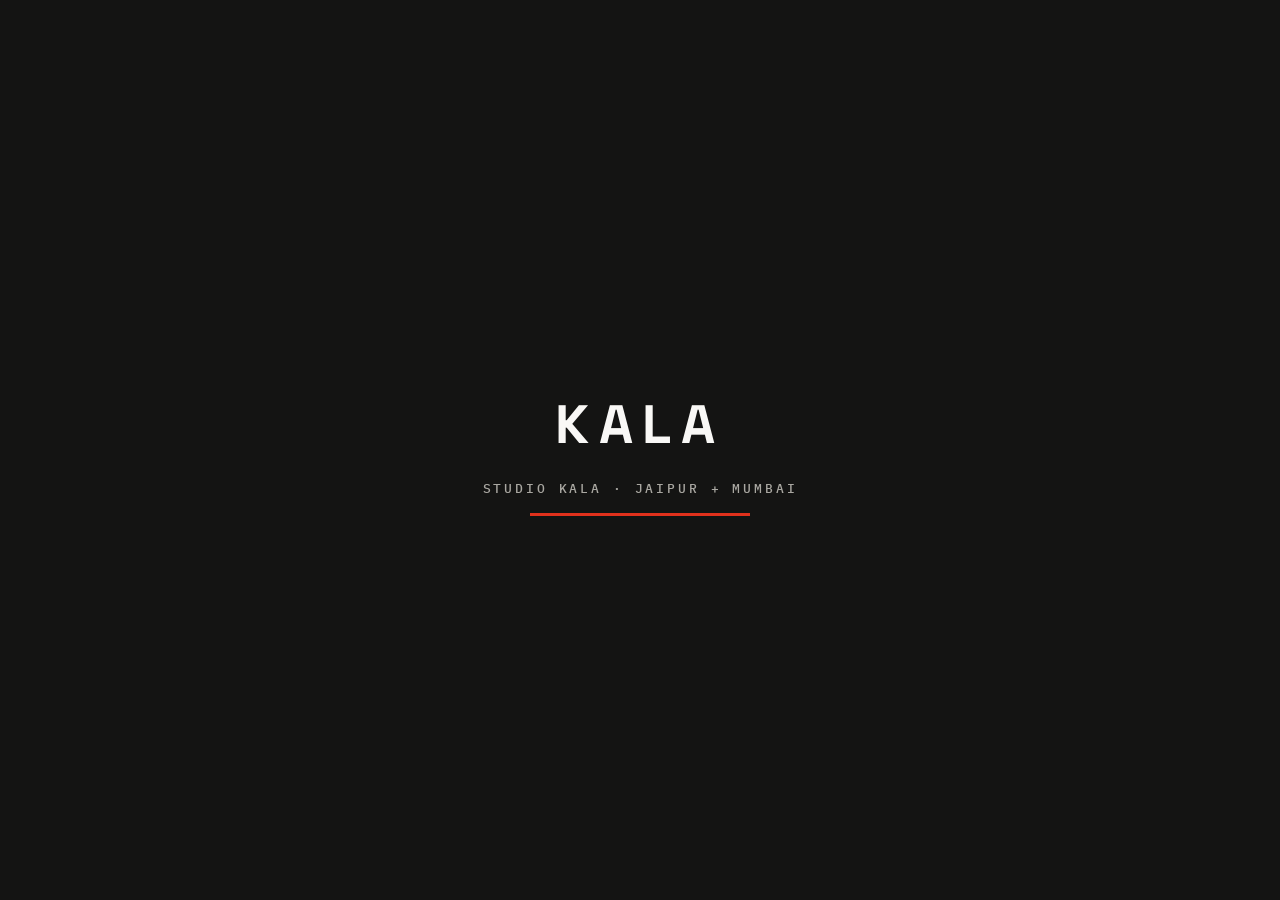
<file: studio-kala-desktop/index.html>
<!doctype html>
<html lang="en">
<head>
<meta charset="utf-8">
<meta name="viewport" content="width=device-width, initial-scale=1">
<title>Studio Kala - a working desktop</title>
<meta name="description" content="Studio Kala is a design studio in Jaipur and Mumbai. This portfolio works like a desktop. Open Finder to see the work.">
<link rel="icon" href="data:image/svg+xml,%3Csvg xmlns='http://www.w3.org/2000/svg' viewBox='0 0 64 64'%3E%3Crect width='64' height='64' fill='%23E0311C'/%3E%3Ctext x='32' y='44' font-family='Arial,sans-serif' font-size='36' font-weight='bold' fill='%23F9F8F6' text-anchor='middle'%3EK%3C/text%3E%3C/svg%3E">
<link rel="stylesheet" href="assets/css/style.css">
</head>
<body>
<div id="boot" role="status" aria-label="Loading Studio Kala">
  <div class="boot-mark">KALA</div>
  <div class="boot-sub">STUDIO KALA &middot; JAIPUR + MUMBAI</div>
  <div class="boot-bar"><span id="bootFill"></span></div>
</div>

<div id="desktop" aria-hidden="true">
  <div id="wallpaper" aria-hidden="true"></div>

  <header id="menubar">
    <div class="mb-left">
      <button id="logoBtn" class="mb-logo" aria-label="Studio Kala menu" title="Studio Kala">K</button>
      <span id="activeApp" class="mb-app">Finder</span>
      <nav id="mbMenus" aria-label="Menus">
        <button class="mb-menu" data-menu="file">File</button>
        <button class="mb-menu" data-menu="edit">Edit</button>
        <button class="mb-menu" data-menu="go">Go</button>
        <button class="mb-menu" data-menu="window">Window</button>
        <button class="mb-menu" data-menu="help">Help</button>
      </nav>
    </div>
    <div class="mb-right">
      <button id="wifiBtn" class="mb-icon" title="Wi-Fi" aria-label="Wi-Fi status">
        <svg viewBox="0 0 24 24" width="17" height="17" fill="none" stroke="currentColor" stroke-width="2" stroke-linecap="round"><path d="M2.5 9a15 15 0 0 1 19 0"/><path d="M5.5 12.5a10 10 0 0 1 13 0"/><path d="M8.6 16a5 5 0 0 1 6.8 0"/><circle cx="12" cy="19" r="1.4" fill="currentColor" stroke="none"/></svg>
      </button>
      <button id="muteBtn" class="mb-icon" title="Mute" aria-label="Mute sound">
        <svg id="soundIcon" viewBox="0 0 24 24" width="17" height="17" fill="none" stroke="currentColor" stroke-width="2" stroke-linecap="round" stroke-linejoin="round"><path d="M11 5 6.5 9H3v6h3.5L11 19V5z" fill="currentColor" stroke="none"/><path d="M15.5 8.5a5 5 0 0 1 0 7"/><path d="M18.2 6a9 9 0 0 1 0 12"/></svg>
      </button>
      <button id="spotBtn" class="mb-icon" title="Spotlight search" aria-label="Spotlight search">
        <svg viewBox="0 0 24 24" width="17" height="17" fill="none" stroke="currentColor" stroke-width="2" stroke-linecap="round"><circle cx="11" cy="11" r="7"/><path d="m20 20-3.8-3.8"/></svg>
      </button>
      <button id="ccBtn" class="mb-icon" title="Control Center" aria-label="Control Center">
        <svg viewBox="0 0 24 24" width="17" height="17" fill="none" stroke="currentColor" stroke-width="2" stroke-linecap="round"><rect x="3" y="4" width="18" height="4" rx="2" fill="currentColor" stroke="none"/><rect x="3" y="10" width="12" height="4" rx="2" fill="currentColor" stroke="none"/><rect x="3" y="16" width="16" height="4" rx="2" fill="currentColor" stroke="none"/></svg>
      </button>
      <span id="clock" class="mb-clock">--:--</span>
    </div>
    <div id="menudrop" class="menudrop" hidden></div>
  </header>

  <aside id="widgets" aria-label="Desktop widgets">
    <section class="widget" id="wClocks" data-widget="clocks" tabindex="0">
      <div class="w-eyebrow">THE STUDIO RUNS ON TWO CLOCKS</div>
      <div class="w-clockrow"><span>JAIPUR</span><strong id="clkJaipur">--:--</strong></div>
      <div class="w-clockrow"><span>MUMBAI</span><strong id="clkMumbai">--:--</strong></div>
    </section>
    <section class="widget" id="wDate" data-widget="call" tabindex="0" role="button">
      <div class="w-eyebrow">BOOK A CALL</div>
      <div class="w-big" id="todayLine">--</div>
      <div class="w-sub">Book a 30 min call</div>
    </section>
    <section class="widget" id="wJournal" data-widget="journal" tabindex="0" role="button">
      <div class="w-eyebrow">JOURNAL &middot; LATEST</div>
      <div class="w-title">Why we build portfolios that work like desktops</div>
      <div class="w-sub">2026-11-20 &middot; 4 min</div>
    </section>
    <section class="widget" id="wCount" data-widget="finder" tabindex="0" role="button">
      <div class="w-eyebrow">PORTFOLIO</div>
      <div class="w-big">9 Projects</div>
      <div class="w-sub">in Finder</div>
    </section>
    <section class="widget" id="wFm" data-widget="fm" tabindex="0">
      <div class="w-eyebrow">STUDIO FM</div>
      <div class="w-title">Rainy Window</div>
      <div class="w-fmrow">
        <button id="fmPlay" class="w-btn">Play</button>
        <button id="fmNext" class="w-btn">Next</button>
        <span id="fmState" class="w-sub">Paused</span>
      </div>
    </section>
  </aside>

  <div id="deskicons" aria-label="Desktop files">
    <button class="dicon" data-open="finder" data-kind="folder">
      <span class="dicon-img folder" aria-hidden="true"><svg viewBox="0 0 48 48" width="46" height="46"><path d="M4 12a4 4 0 0 1 4-4h8l4 5h16a4 4 0 0 1 4 4v17a4 4 0 0 1-4 4H8a4 4 0 0 1-4-4V12z" fill="#E8B93C" stroke="#141413" stroke-width="1.5"/></svg></span>
      <span class="dicon-label">Projects</span>
    </button>
    <button class="dicon" data-open="journal" data-kind="doc">
      <span class="dicon-img doc" aria-hidden="true"><svg viewBox="0 0 48 48" width="46" height="46"><rect x="10" y="4" width="28" height="40" rx="2" fill="#F9F8F6" stroke="#141413" stroke-width="1.5"/><path d="M16 14h16M16 20h16M16 26h10" stroke="#141413" stroke-width="2" stroke-linecap="round"/></svg></span>
      <span class="dicon-label">Journal</span>
    </button>
    <button class="dicon" data-open="readme" data-kind="doc">
      <span class="dicon-img doc" aria-hidden="true"><svg viewBox="0 0 48 48" width="46" height="46"><rect x="10" y="4" width="28" height="40" rx="2" fill="#F9F8F6" stroke="#141413" stroke-width="1.5"/><path d="M16 14h16M16 20h16M16 26h10" stroke="#141413" stroke-width="2" stroke-linecap="round"/></svg></span>
      <span class="dicon-label">README.txt</span>
    </button>
  </div>

  <main id="windows" aria-label="Open windows"></main>

  <nav id="dock" aria-label="Dock"></nav>

  <div id="springboard" aria-label="Apps">
    <div class="sb-title">Studio Kala</div>
    <div class="sb-grid" id="sbGrid"></div>
    <div class="sb-hint">Tap an app to open it. Everything here works.</div>
  </div>

  <div id="spotlight" class="overlay" hidden>
    <div class="spot-panel">
      <div class="spot-row">
        <svg viewBox="0 0 24 24" width="20" height="20" fill="none" stroke="currentColor" stroke-width="2" stroke-linecap="round"><circle cx="11" cy="11" r="7"/><path d="m20 20-3.8-3.8"/></svg>
        <input id="spotInput" type="text" placeholder="Spotlight Search" autocomplete="off" aria-label="Spotlight Search">
        <button id="spotClose" class="spot-x" aria-label="Close search">Esc</button>
      </div>
      <div id="spotResults" class="spot-results"></div>
    </div>
  </div>

  <div id="controlcenter" class="overlay" hidden>
    <div class="cc-panel">
      <div class="cc-row">
        <button id="ccWifi" class="cc-toggle on" aria-pressed="true">
          <span class="cc-ticon">Wi-Fi</span><span class="cc-tstate">On</span>
        </button>
        <button id="ccDark" class="cc-toggle" aria-pressed="false">
          <span class="cc-ticon">Dark Mode</span><span class="cc-tstate">Off</span>
        </button>
      </div>
      <label class="cc-slider"><span>Display</span><input id="ccBright" type="range" min="60" max="100" value="100" aria-label="Display brightness"></label>
      <label class="cc-slider"><span>Sound</span><input id="ccVol" type="range" min="0" max="100" value="70" aria-label="Sound volume"></label>
      <div class="cc-now">
        <div>
          <div class="cc-np-eyebrow">NOW PLAYING</div>
          <div id="ccTrack" class="cc-np-title">Nothing playing</div>
        </div>
        <div class="cc-np-btns">
          <button id="ccPlay" class="w-btn">Play</button>
          <button id="ccNext" class="w-btn">Next</button>
        </div>
      </div>
      <p class="cc-note">This desktop runs on your device. No tracking, no cookies, no analytics.</p>
    </div>
  </div>

  <div id="shutdown" class="overlay" hidden>
    <div class="shut-panel">
      <div class="boot-mark">KALA</div>
      <p>Studio Kala is shut down.<br>It is now safe to close this tab.</p>
      <button id="wakeBtn" class="w-btn big">Wake up</button>
    </div>
  </div>

  <div id="toast" role="status" aria-live="polite"></div>
  <a id="vasuxBadge" href="https://vasux.in" target="_blank" rel="noopener">Crafted by vasux.in</a>
</div>

<noscript>
<style>
  #boot, #desktop { display: none !important; }
  .noscript-view { display: block !important; }
</style>
</noscript>
<div class="noscript-view" id="noscriptView">
  <h1>Studio Kala</h1>
  <p>A design studio in Jaipur and Mumbai. We design and build websites, online stores and custom platforms for Indian brands. The full experience works like a desktop and needs JavaScript. This page lists the same content in plain form.</p>
  <h2>Work</h2>
  <ul>
    <li>Marwar and Co. - Jewellery, 2026. Online sales up 3.1x in six months.</li>
    <li>Chaisutra - Hospitality, 2025. Table bookings doubled after the new site.</li>
    <li>Kapaas - E-commerce, 2026. Wholesale orders now come in through the site.</li>
    <li>PaisaPe - Fintech, 2025. Signups up 42% in the first quarter.</li>
    <li>Haveli House - Hospitality, 2026. Direct bookings beat aggregators for the first time.</li>
    <li>Mirchi and Co. - E-commerce, 2024. Subscription boxes sell out every month.</li>
    <li>Lakdi Studio - Furniture, 2025. Custom orders up 2.4x.</li>
    <li>Raag Records - Music, 2026. Streams up 58% after the new release pages.</li>
    <li>Adda Works - Workspace, 2025. Desks booked out two months ahead.</li>
  </ul>
  <h2>Pricing</h2>
  <ul>
    <li>Discovery: Rs. 50,000</li>
    <li>Marketing website: from Rs. 1,00,000</li>
    <li>Shopify storefront: Rs. 1,25,000</li>
    <li>Headless Shopify: Rs. 1,85,000</li>
    <li>Custom platform: Rs. 2,40,000</li>
    <li>Ongoing care: Rs. 18,000 per month</li>
  </ul>
  <p>Final price follows the real scope.</p>
  <h2>Contact</h2>
  <p>Write to studio@studiokala.in. We reply within one business day. Jaipur and Mumbai, India.</p>
  <p>Copyright 2026 Vasux.in. Crafted by vasux.in.</p>
</div>

<script src="assets/js/main.js"></script>
</body>
</html>
</file>
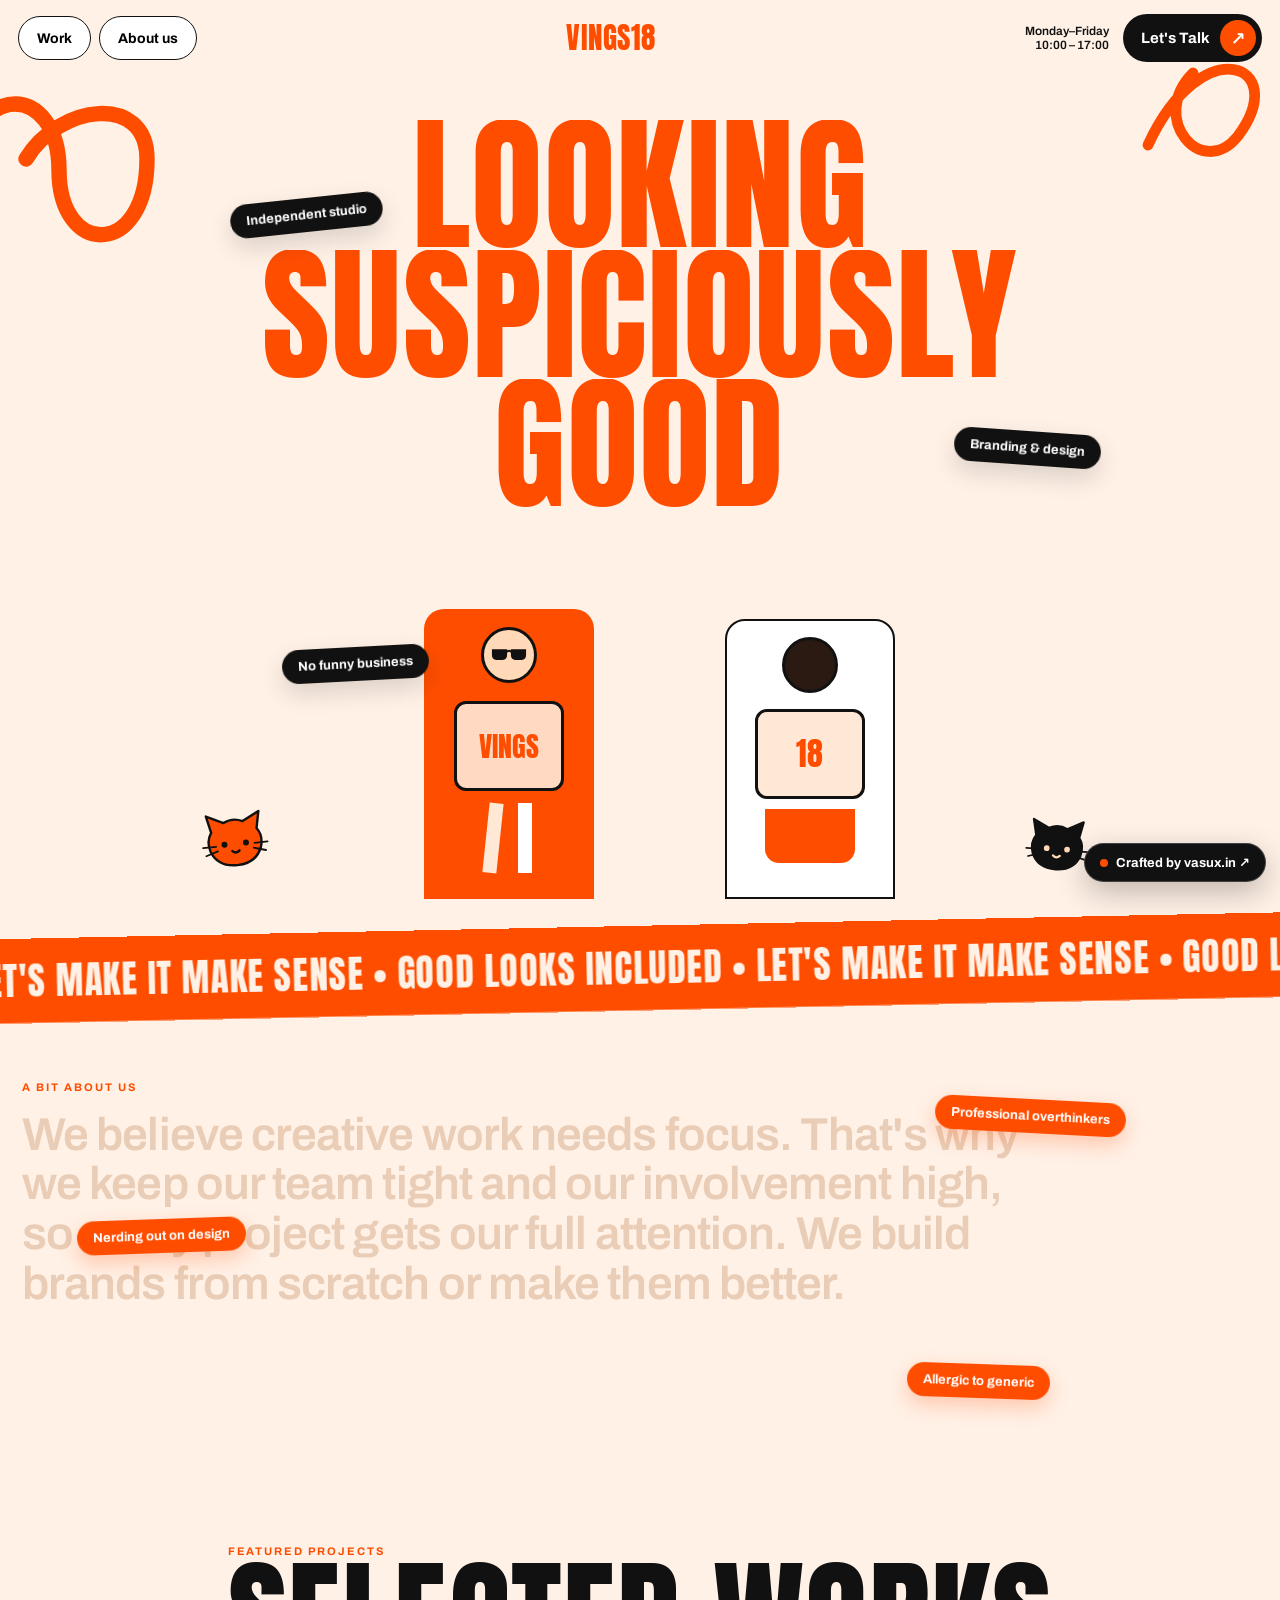
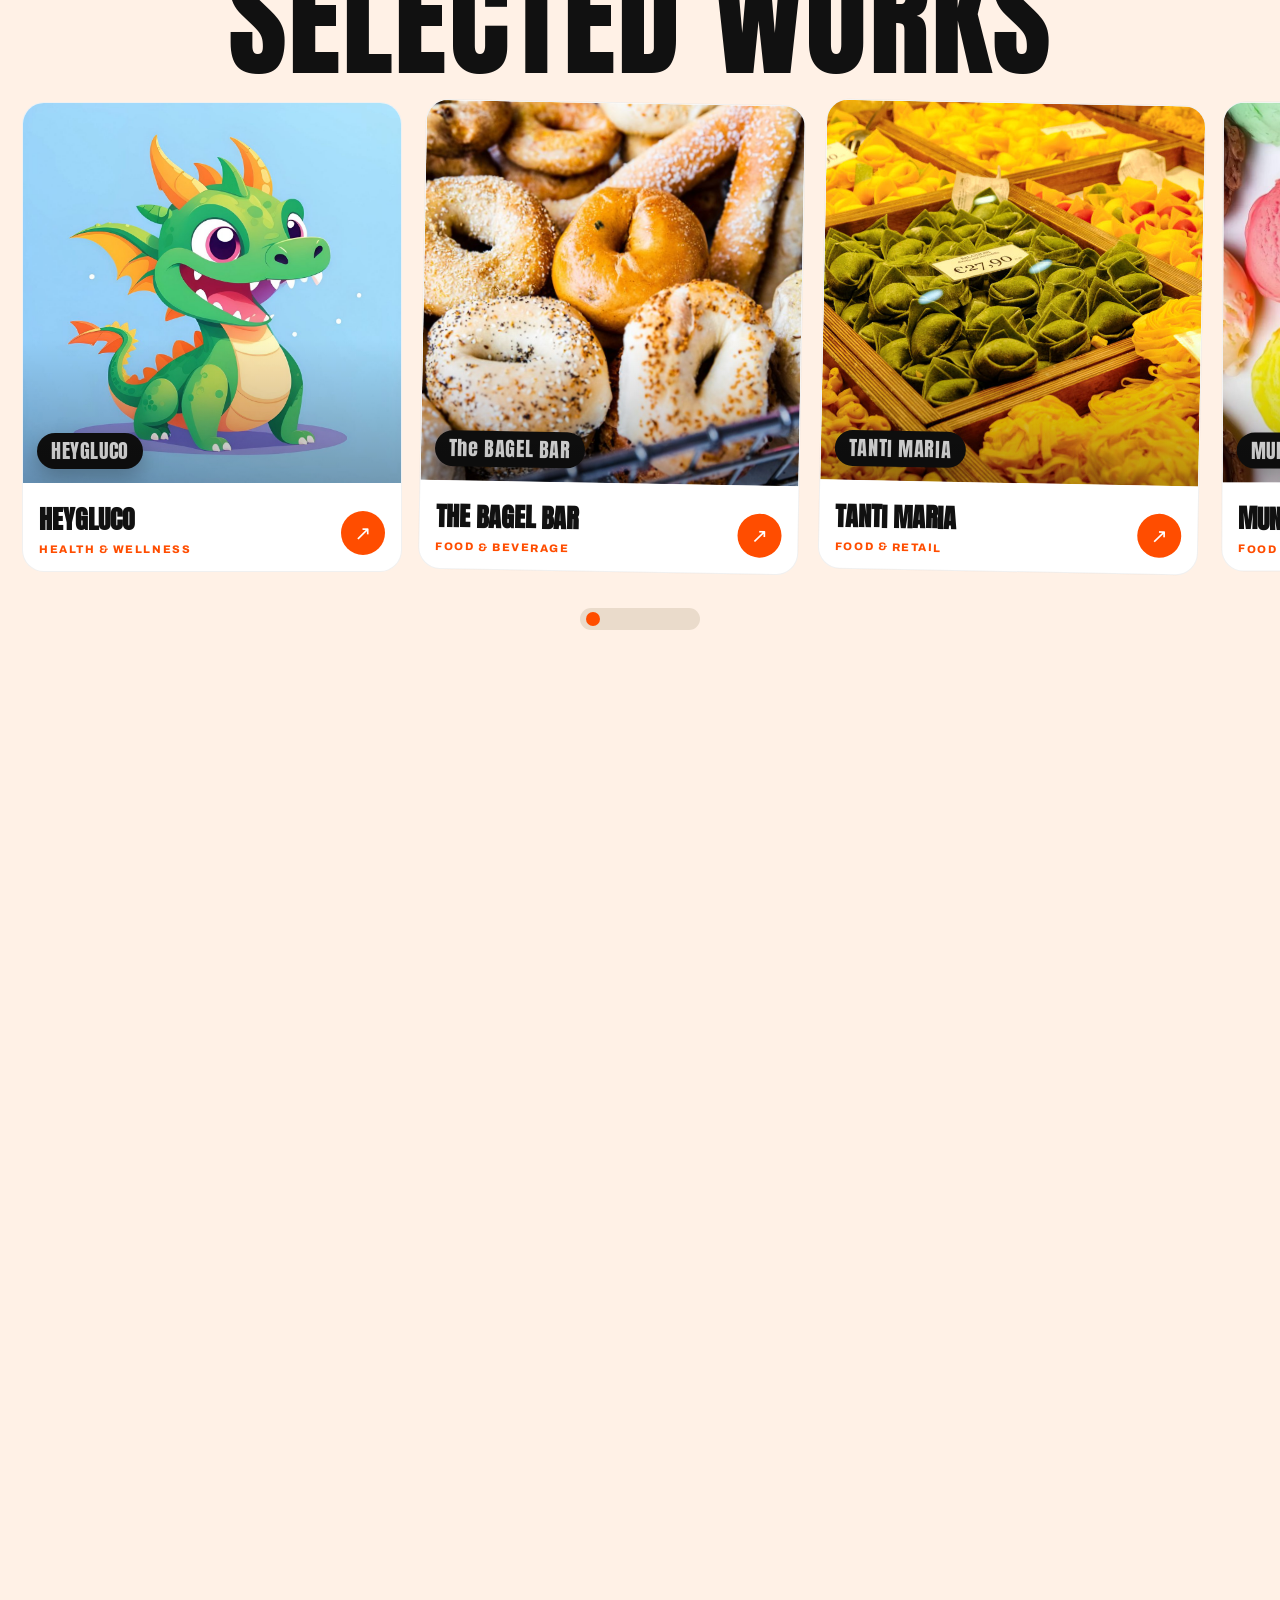
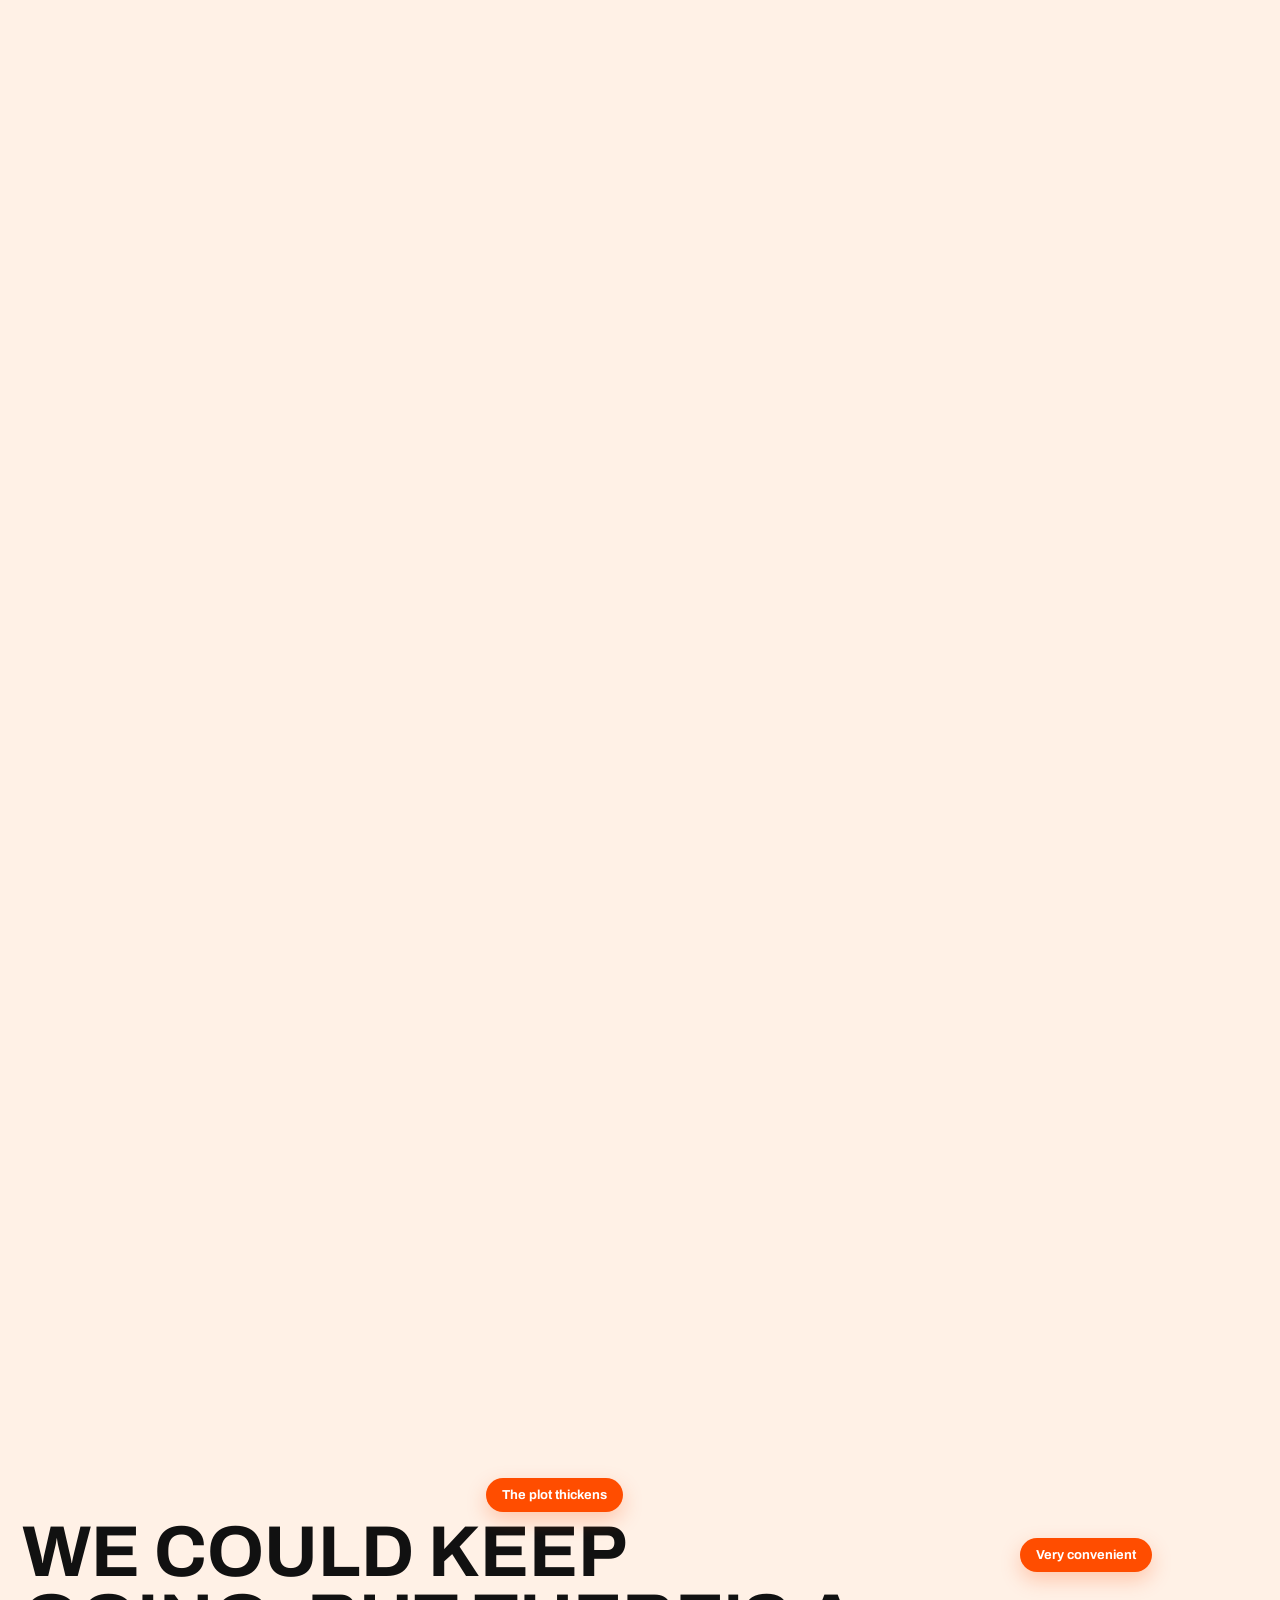
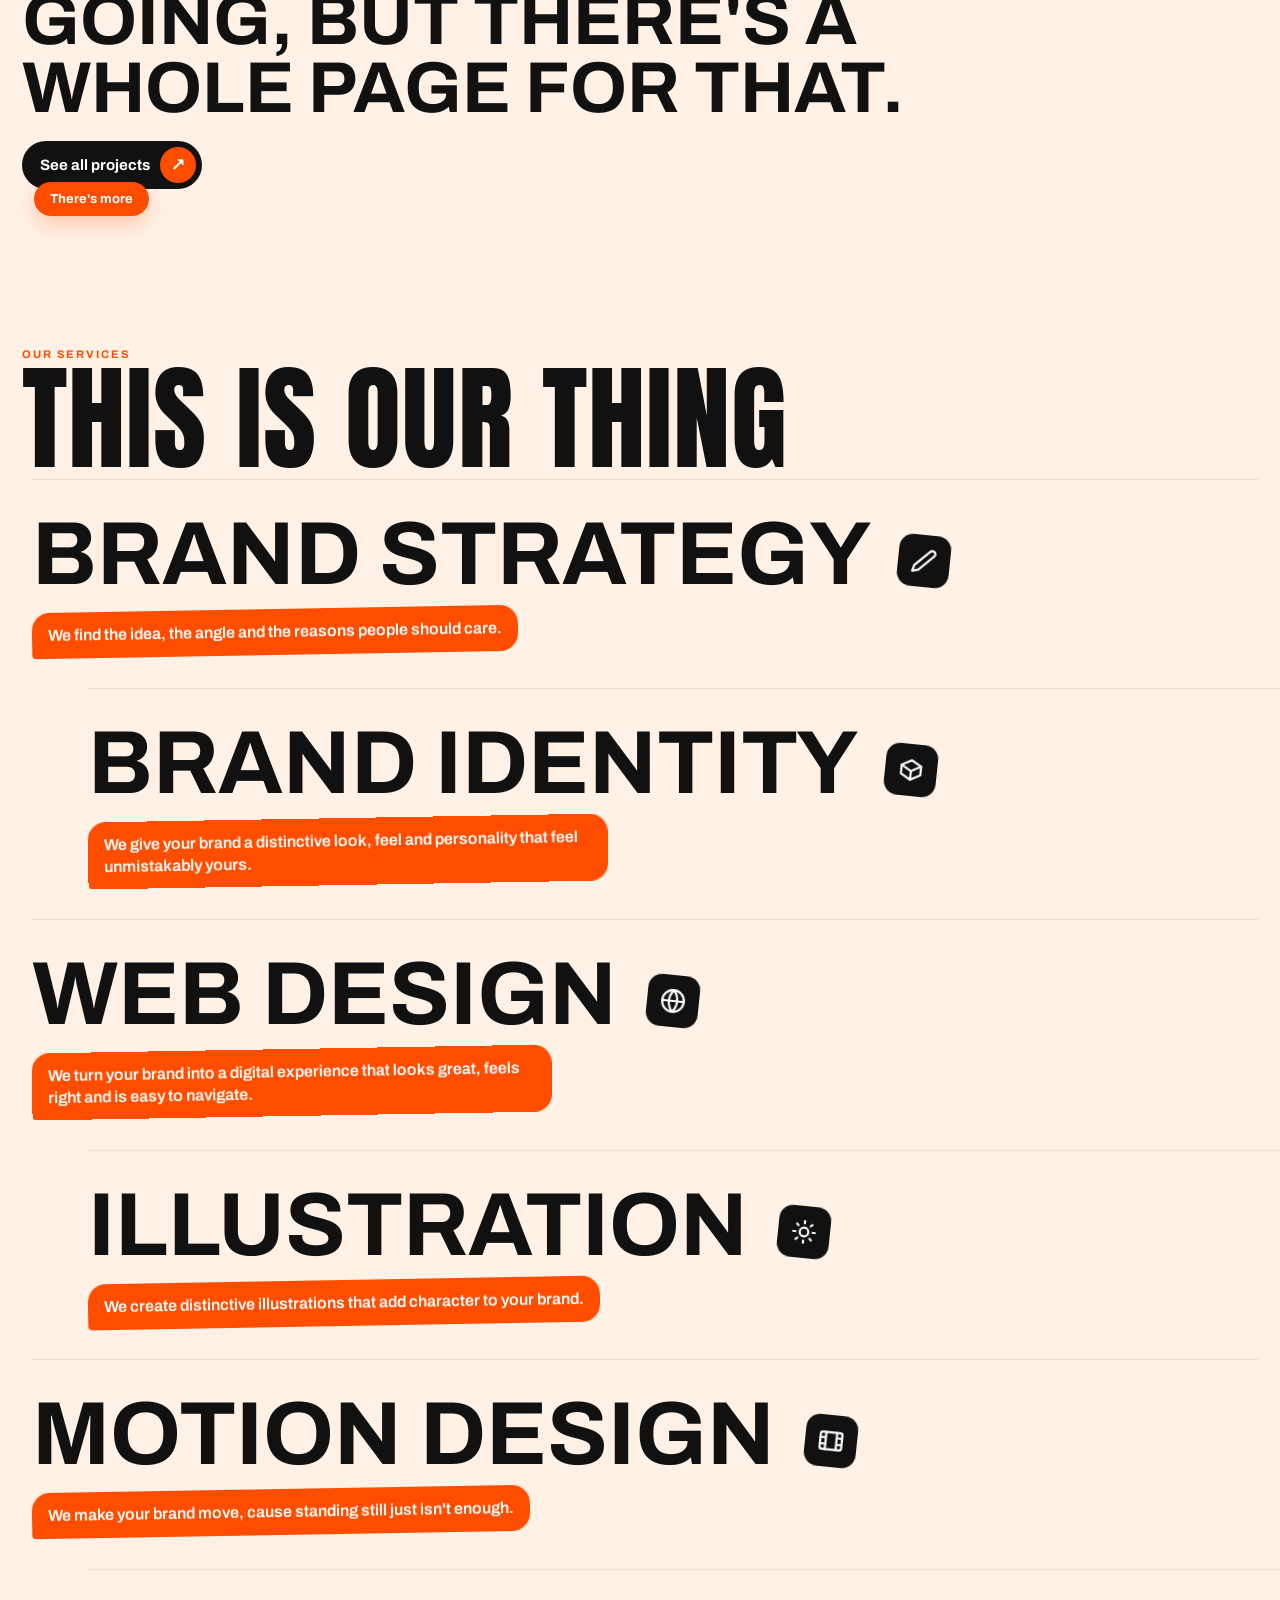
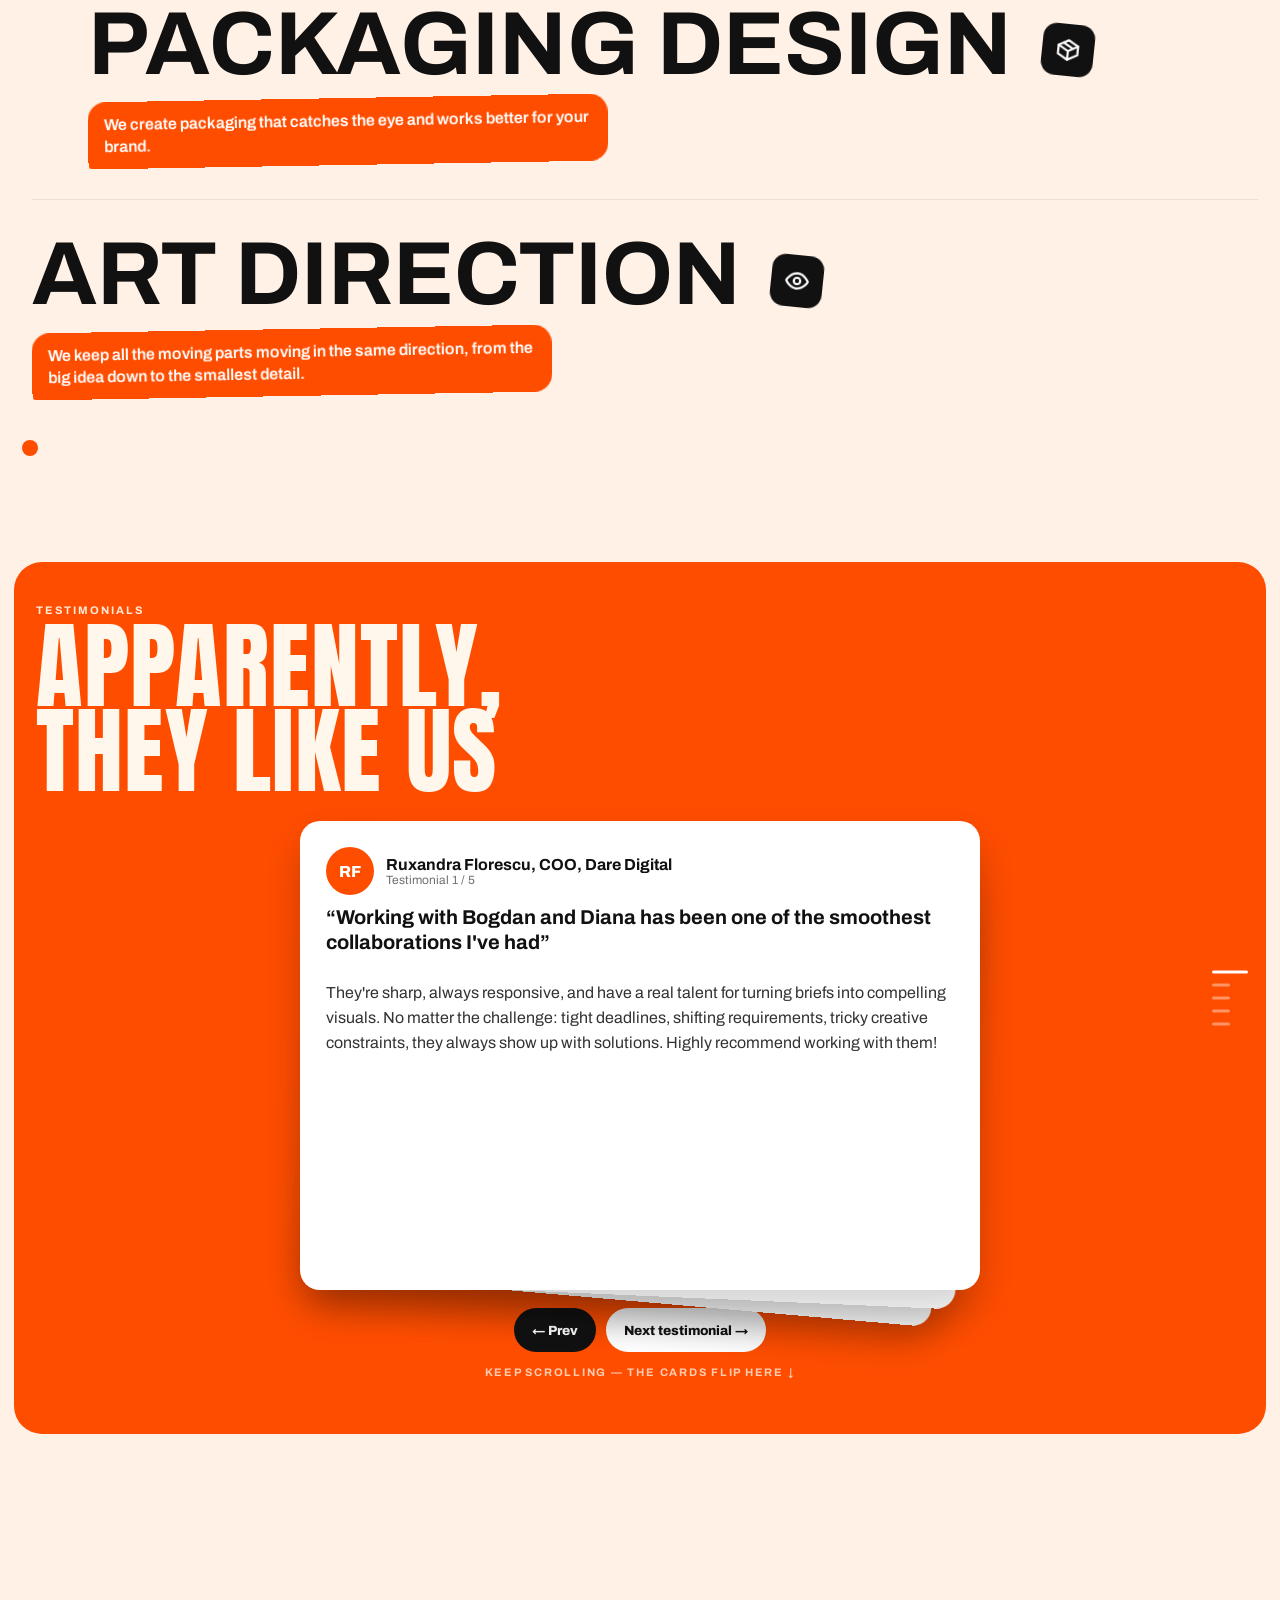
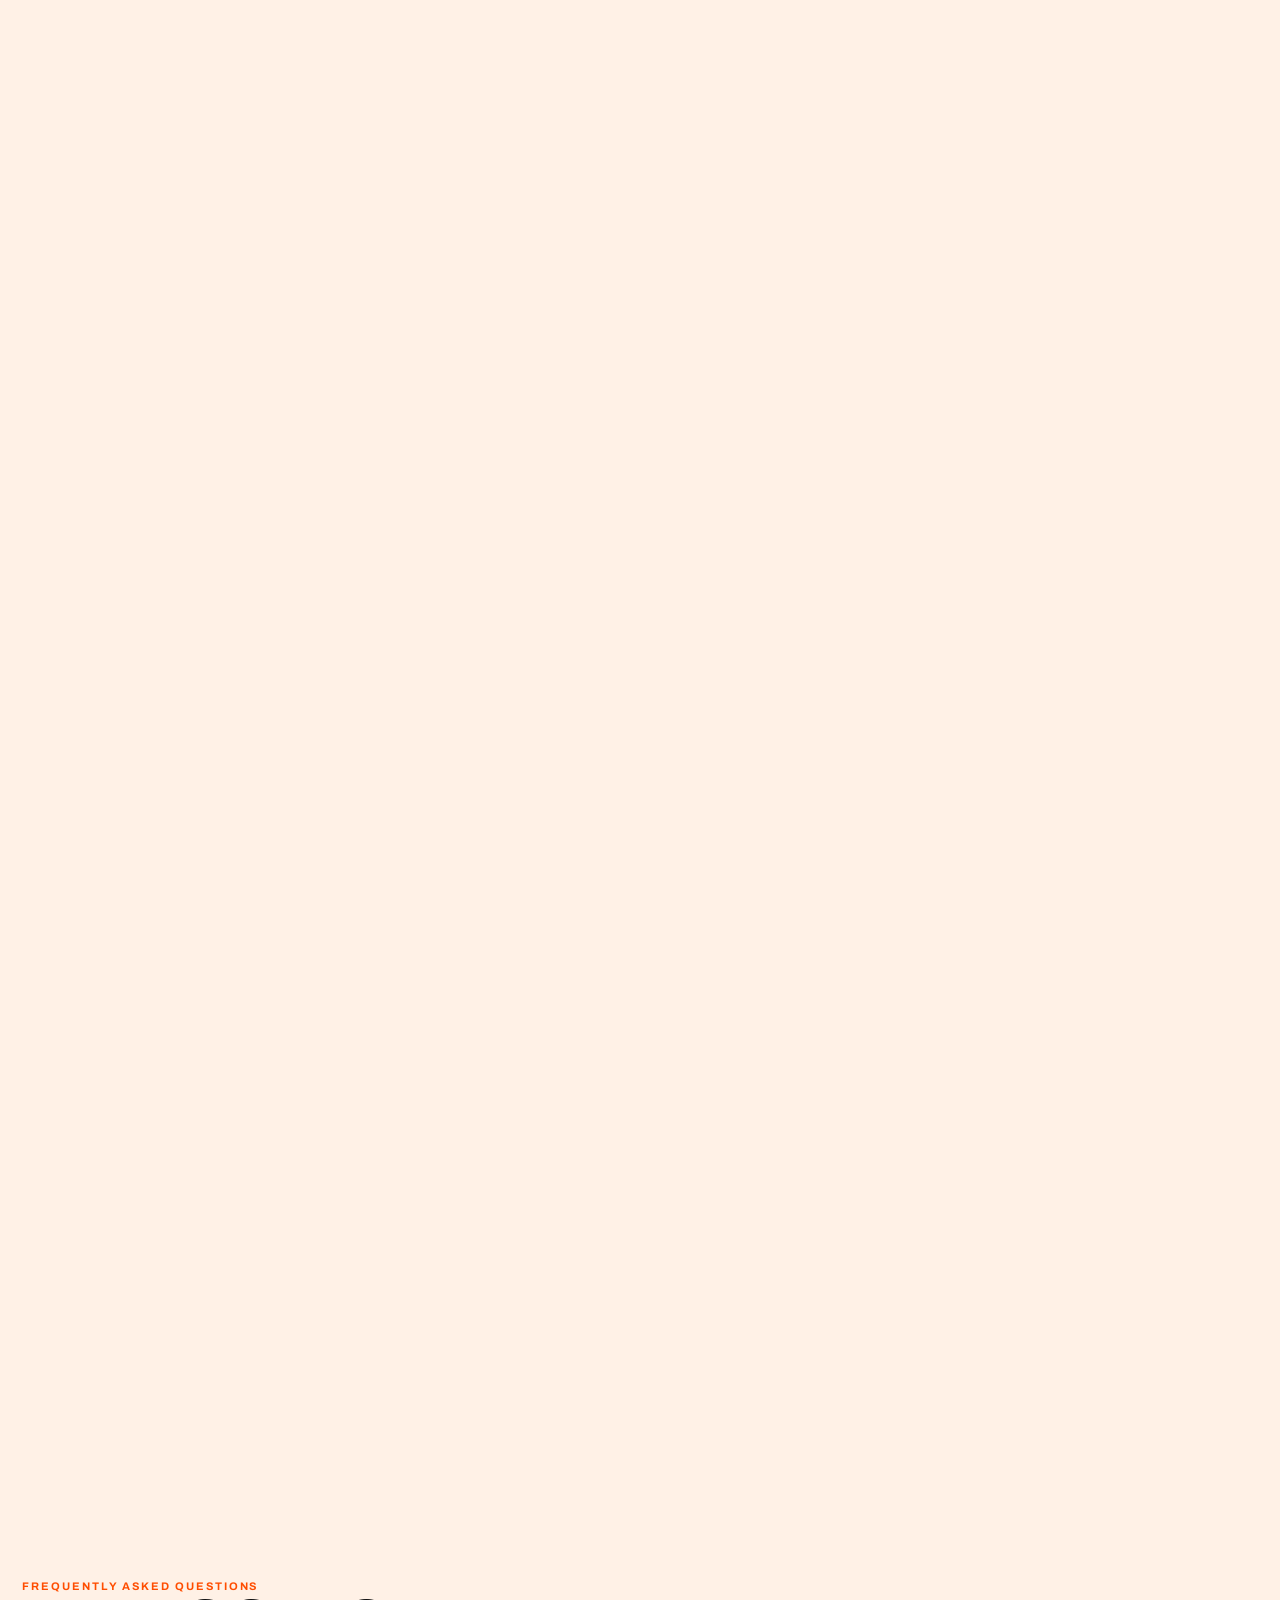
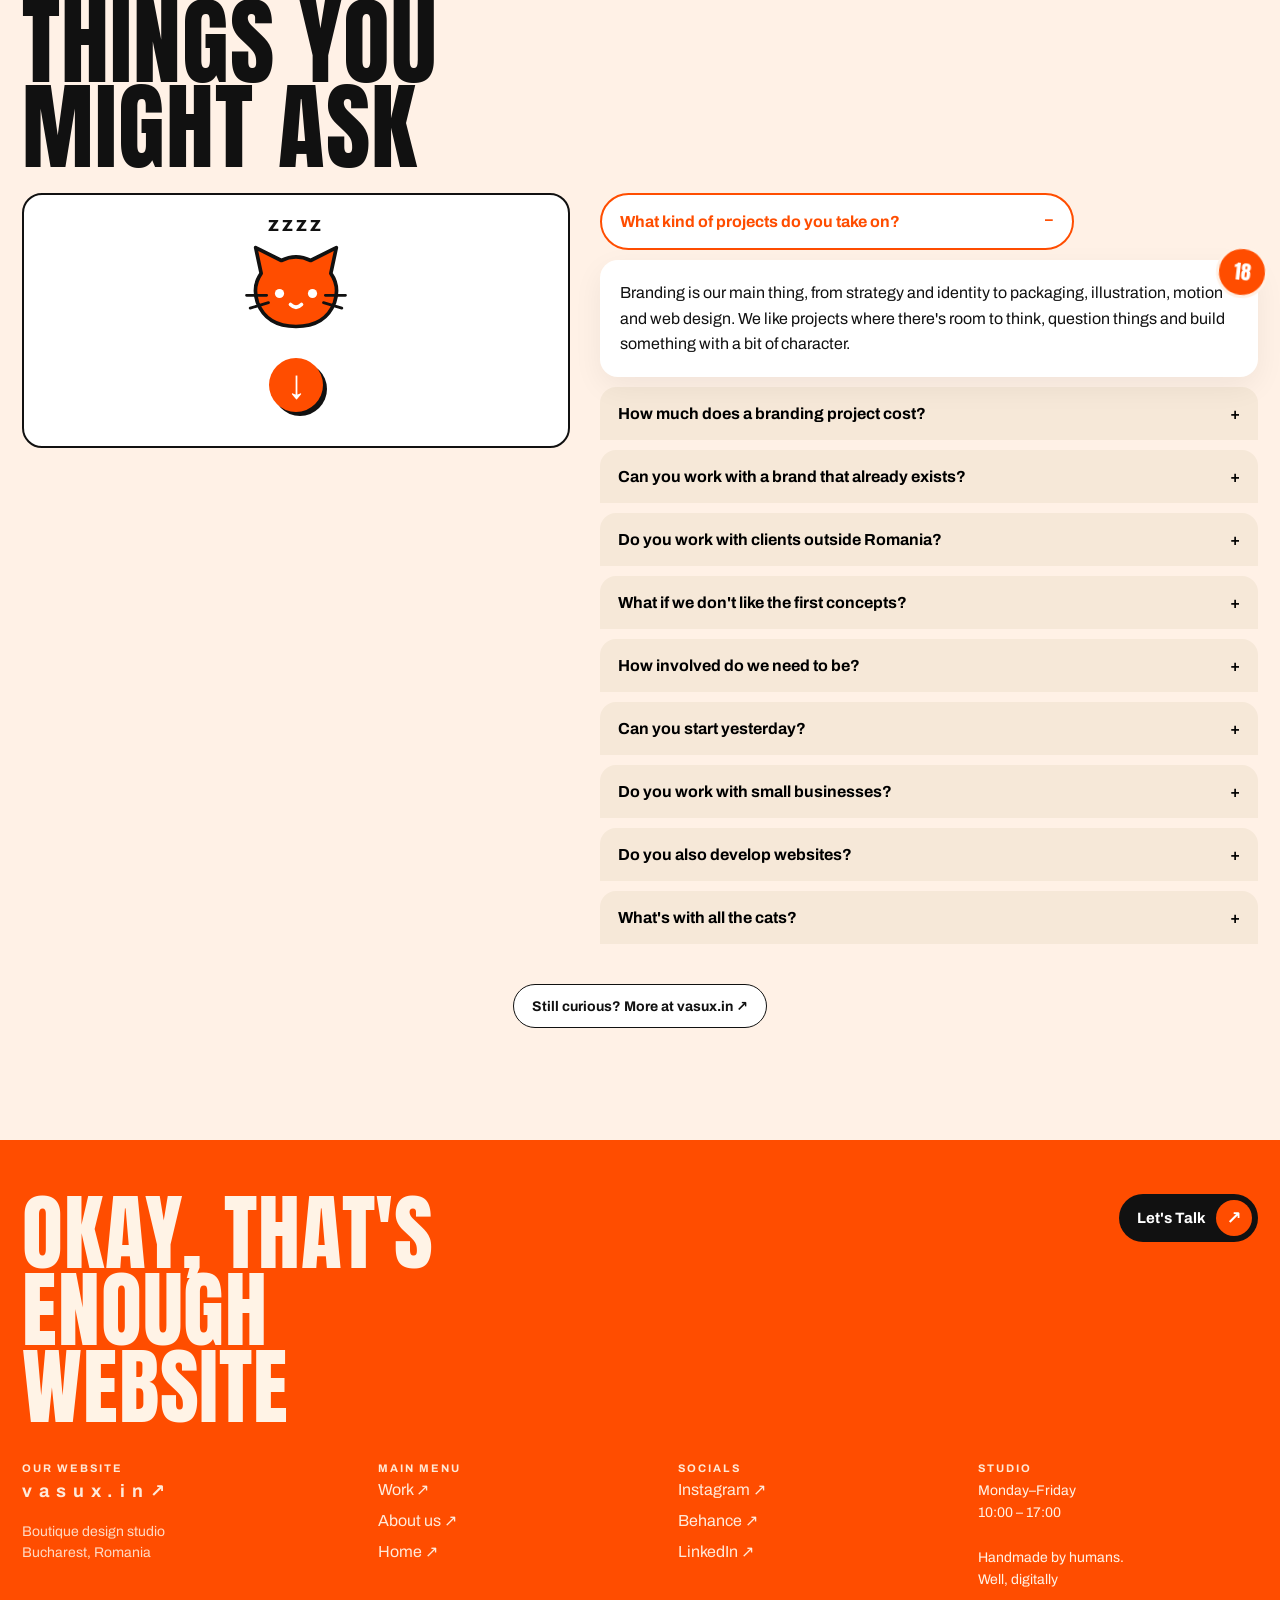
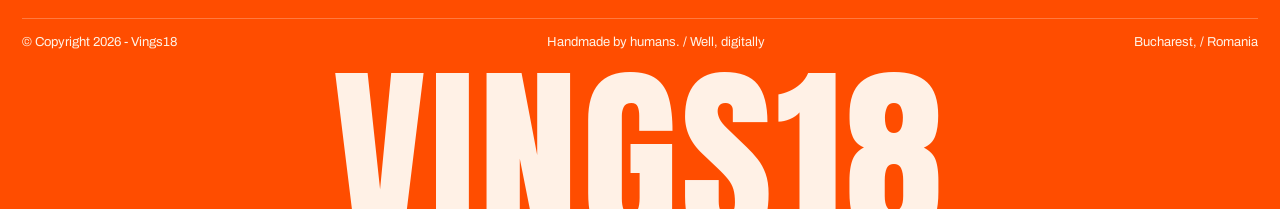
<file: two26-studio-clone/index.html>
<!doctype html>
<html lang="en">
<head>
<meta charset="utf-8"/>
<meta name="viewport" content="width=device-width, initial-scale=1, viewport-fit=cover"/>
<link rel="icon" href="data:,"/>
<title>Vings18 | Boutique Design Studio</title>
<link href="https://fonts.googleapis.com/css2?family=Anton&family=Archivo:wght@400;500;600;700;800&family=Caveat:wght@700&display=swap" rel="stylesheet">
<style>
:root{--peach:#FFF1E6;--peach2:#FDEFE3;--peach-mid:#F3E3D3;--orange:#FF4D00;--orange2:#FF5500;--black:#111111;--cream:#FFF8F0;--tan:#F6E8D8}
*{box-sizing:border-box}html{scroll-behavior:smooth}body{margin:0;background:var(--peach);color:var(--black);font-family:Archivo,system-ui,sans-serif;overflow-x:hidden}
a{color:inherit;text-decoration:none}button{font-family:inherit;cursor:pointer;min-height:44px}
h1,h2,.cond{font-family:Anton,Archivo,sans-serif;text-transform:uppercase;line-height:.88;letter-spacing:.01em;font-weight:400}
.label{font-size:11px;letter-spacing:.18em;text-transform:uppercase;font-weight:700}
.label.orange{color:var(--orange)}
/* PRELOADER */
#preloader{position:fixed;inset:0;background:var(--peach2);z-index:10000;display:flex;align-items:center;justify-content:center;flex-direction:column;gap:16px;transition:opacity .6s, visibility .6s}
#preloader.hide{opacity:0;visibility:hidden}
.wmark{width:72px;height:52px;animation:pulse 1s ease-in-out infinite alternate}
@keyframes pulse{from{transform:scale(.92)}to{transform:scale(1.06)}}
/* HEADER */
header{position:fixed;top:0;left:0;right:0;z-index:900;display:flex;align-items:center;justify-content:space-between;padding:14px 18px;pointer-events:none}
header>*{pointer-events:auto}
.nav-left{display:flex;gap:8px}
.pill-nav{background:#fff;border:1.5px solid #111;border-radius:999px;padding:10px 18px;font-weight:700;font-size:14px;min-height:44px;display:inline-flex;align-items:center}
.logo{font-family:Anton,sans-serif;font-size:29px;color:var(--orange);letter-spacing:.02em;line-height:1;cursor:pointer;background:none;border:none}
.logo span{font-weight:400}
.hours{font-size:12px;line-height:1.2;font-weight:600;text-align:right}
.h-right{display:flex;align-items:center;gap:14px}
.btn-talk{background:#111;color:#fff;border:none;border-radius:999px;padding:6px 6px 6px 18px;display:flex;align-items:center;gap:10px;font-weight:700;font-size:15px}
.btn-talk i{width:36px;height:36px;background:var(--orange);border-radius:50%;display:grid;place-items:center;font-style:normal;font-size:18px}
/* VIEWS */
.view{display:none}.view.active{display:block}
/* HERO */
.hero{position:relative;padding:110px 18px 0;text-align:center;overflow:hidden;background:var(--peach)}
.hero h1{font-size:clamp(56px,11.5vw,172px);color:var(--orange);margin:10px 0 0}
.hero h1 .line{display:block;overflow:hidden}
.hero h1 .inner{display:inline-block;animation:rise .9s cubic-bezier(.2,.9,.2,1) both}
.hero h1 .line:nth-child(2) .inner{animation-delay:.12s}.hero h1 .line:nth-child(3) .inner{animation-delay:.24s}
@keyframes rise{from{transform:translateY(110%)}to{transform:translateY(0)}}
.black-pill{position:absolute;background:#111;color:#fff;padding:10px 16px;border-radius:999px;font-weight:700;font-size:13px;white-space:nowrap;box-shadow:0 6px 0 rgba(0,0,0,.08);z-index:3}
.bp1{left:18%;top:22%;transform:rotate(-6deg)} .bp2{right:14%;top:48%;transform:rotate(4deg)} .bp3{left:22%;top:72%;transform:rotate(-3deg)}
@media(max-width:700px){.bp1{left:4%;top:18%}.bp2{right:2%;top:44%}.bp3{left:6%}.hours{display:none}.logo{font-size:23px}}
.illustration{max-width:980px;margin:10px auto 0;height:380px;position:relative}
.loop-svg{position:absolute;pointer-events:none}
.cat{position:absolute;font-size:13px;font-weight:800;background:#fff;border:2px solid #111;border-radius:999px;padding:6px 10px}
.board{background:#FFD9C2;border:3px solid #111;border-radius:12px;display:grid;place-items:center;font-family:Anton,sans-serif;color:var(--orange)}
.figure{position:absolute;border-radius:18px 18px 0 0}
/* MARQUEE */
.marquee-wrap{overflow:hidden;background:var(--orange);transform:rotate(-1.2deg) scale(1.02);margin:28px -10px 0;position:relative;z-index:5}
.marquee{display:flex;width:max-content;animation:marq 18s linear infinite;padding:14px 0}
.marquee span{font-family:Anton,sans-serif;color:#FFF1E6;font-size:clamp(20px,3vw,36px);white-space:nowrap;padding-right:18px;letter-spacing:.03em}
@keyframes marq{to{transform:translateX(-50%)}}
/* ABOUT */
.section{padding:72px 22px;max-width:1280px;margin:0 auto;position:relative}
.about-text{font-size:clamp(26px,3.6vw,48px);line-height:1.08;font-weight:600;letter-spacing:-.02em;max-width:1020px;margin-top:18px}
.about-text .w{color:#E9CDB6;transition:color .3s}
.about-text .w.mid{color:var(--orange)} .about-text .w.on{color:#111}
.orange-pill{position:absolute;background:var(--orange);color:#fff;padding:10px 16px;border-radius:999px;font-weight:700;font-size:13px;box-shadow:0 8px 20px rgba(255,77,0,.25);z-index:2}
/* WORKS H SCROLL */
.works-outer{background:var(--peach)}
.works-pin{position:relative}
.works-head{padding:20px 22px 10px;max-width:1280px;margin:0 auto}
.works-head h2{font-size:clamp(54px,10vw,148px);margin:6px 0;color:#111}
.hscroll-viewport{overflow:hidden;padding:10px 0 30px}
.hscroll-track{display:flex;gap:20px;padding:0 22px;width:max-content;transition:transform .1s linear}
.card{width:min(78vw,380px);flex-shrink:0;background:#fff;border-radius:22px;overflow:hidden;border:1px solid rgba(0,0,0,.06)}
.card-img{height:380px;position:relative;overflow:hidden;background:#111}
.card-img img{width:100%;height:100%;object-fit:cover;display:block}
.card-img .card-tag{position:absolute;left:14px;bottom:14px;background:#111;color:#fff;font-family:Anton,sans-serif;font-size:20px;letter-spacing:.03em;padding:8px 14px;border-radius:999px;line-height:1;box-shadow:0 8px 20px rgba(0,0,0,.25)}
.card-img::after{content:"";position:absolute;inset:0;background:linear-gradient(180deg,transparent 62%,rgba(0,0,0,.28));pointer-events:none}
.card-body{padding:16px;display:flex;justify-content:space-between;align-items:flex-end}
.card-body h3{margin:0;font-family:Anton,sans-serif;font-size:26px}
.card-body p{margin:4px 0 0;color:var(--orange);font-size:11px;letter-spacing:.14em;font-weight:800}
.arrow{width:44px;height:44px;border-radius:50%;background:var(--orange);color:#fff;display:grid;place-items:center;font-size:20px;flex-shrink:0}
.progress{width:120px;height:22px;background:#EADBCB;border-radius:999px;margin:6px auto 0;position:relative}
.progress i{position:absolute;left:6px;top:50%;transform:translateY(-50%);width:14px;height:14px;background:var(--orange);border-radius:50%}
.end-block{max-width:1280px;margin:0 auto;padding:50px 22px 70px;position:relative}
.end-block h3{font-size:clamp(36px,6vw,72px);margin:0;line-height:.95}
/* SERVICES */
.svc{border-top:1px solid rgba(0,0,0,.08);padding:34px 0;position:relative}
.svc h3{font-size:clamp(42px,7vw,92px);margin:0;line-height:.9}
.svc-bubble{display:inline-block;background:var(--orange);color:#fff;padding:12px 16px;border-radius:18px 18px 18px 4px;max-width:520px;font-weight:600;line-height:1.35;margin-top:14px;transform:rotate(-1deg)}
.svc-icon{font-size:28px;background:#111;color:#fff;width:52px;height:52px;border-radius:14px;display:inline-grid;place-items:center;vertical-align:middle;margin-left:12px;transform:rotate(6deg)}
.line-svg{position:absolute;left:6%;top:0;height:100%;width:120px;pointer-events:none;opacity:.9}
/* TESTIMONIALS */
.testi{background:var(--orange);border-radius:28px;margin:0;padding:42px 22px 56px;color:#FFF6EC;position:relative;overflow:hidden;width:100%}
.testi-outer{position:relative;margin:20px 0}
.testi h2{color:#FFF6EC;font-size:clamp(44px,8vw,96px);margin:8px 0 28px}
.stack{position:relative;height:420px;max-width:680px;margin:0 auto}
.tcard{position:absolute;inset:0;background:#fff;color:#111;border-radius:20px;padding:26px;box-shadow:0 20px 40px rgba(0,0,0,.18);transition:all .5s cubic-bezier(.2,.9,.2,1)}
.tcard h4{font-size:20px;line-height:1.25;margin:10px 0}
.tcard p{line-height:1.55;color:#333}
.avatar{width:48px;height:48px;border-radius:50%;background:var(--orange);color:#fff;display:grid;place-items:center;font-weight:800}
.ticks{position:absolute;right:18px;top:50%;transform:translateY(-50%);display:flex;flex-direction:column;gap:10px}
.ticks i{width:18px;height:3px;background:rgba(255,255,255,.4);display:block;border-radius:99px}.ticks i.on{width:36px;background:#fff}
/* FAQ */
.faq-grid{display:grid;grid-template-columns:1fr 1.2fr;gap:30px;margin-top:24px}
@media(max-width:800px){.faq-grid{grid-template-columns:1fr}}
.faq-item{margin-bottom:10px}
.faq-q{width:100%;text-align:left;background:var(--tan);border:none;padding:18px 18px;border-radius:16px 16px 0 0;font-weight:700;font-size:16px;display:flex;justify-content:space-between;align-items:center}
.faq-item.open .faq-q{background:#fff;border:2px solid var(--orange);color:var(--orange);border-radius:999px;width:72%}
.faq-a{display:grid;grid-template-rows:0fr;opacity:0;background:#fff;border-radius:18px;padding:0 20px;line-height:1.6;position:relative;margin-top:0;box-shadow:0 10px 30px rgba(0,0,0,.06);transition:grid-template-rows .55s cubic-bezier(.22,1,.36,1),opacity .4s,padding .55s cubic-bezier(.22,1,.36,1),margin .55s cubic-bezier(.22,1,.36,1)}
.faq-a-in{overflow:hidden;min-height:0}
.faq-item.open .faq-a{grid-template-rows:1fr;opacity:1;padding:20px;margin-top:10px}
.badge26{position:absolute;right:-10px;top:-14px;width:52px;height:52px;background:var(--orange);color:#fff;border-radius:50%;display:grid;place-items:center;font-family:Anton,sans-serif;font-size:20px;border:3px solid var(--peach)}
/* FOOTER */
footer{background:var(--orange);color:#FFF3E6;padding:54px 22px 0;overflow:hidden;position:relative;margin-top:40px}
footer h2{font-size:clamp(44px,7vw,84px);color:#FFF3E6;margin:0;line-height:.92}
.foot-grid{display:grid;grid-template-columns:1.2fr 1fr 1fr 1fr;gap:20px;margin-top:36px}
@media(max-width:800px){.foot-grid{grid-template-columns:1fr 1fr}}
.foot-grid a{display:block;padding:6px 0;opacity:.95}
.giant{font-family:Anton,sans-serif;font-size:clamp(64px,15.5vw,235px);line-height:.78;text-align:center;color:#FFF1E6;transform:translateY(18%);white-space:nowrap;letter-spacing:.02em}
/* OVERLAY */
#overlay{position:fixed;inset:0;background:var(--orange);z-index:1000;color:#FFF6EC;padding:20px;display:none;overflow:auto}
#overlay.open{display:block}
#overlay h2{font-size:clamp(52px,10vw,120px);color:#FFF6EC;margin:30px 0;line-height:.9}
#overlay h2 span{display:block}#overlay h2 span:nth-child(2){margin-left:8vw}#overlay h2 span:nth-child(3){margin-left:3vw}#overlay h2 span:nth-child(4){margin-left:12vw}
/* WORK / ABOUT pages */
.page-hero{padding:120px 22px 30px;max-width:1280px;margin:0 auto}
.page-hero h1{font-size:clamp(52px,9vw,124px);color:var(--orange);margin:0}
.grid3{display:grid;grid-template-columns:repeat(3,1fr);gap:18px;max-width:1280px;margin:0 auto;padding:20px 22px 60px}
@media(max-width:900px){.grid3{grid-template-columns:1fr 1fr}}@media(max-width:560px){.grid3{grid-template-columns:1fr}}
.chips{display:flex;flex-wrap:wrap;gap:8px}.chip{border:1.5px solid #111;border-radius:999px;padding:8px 12px;font-weight:700;font-size:13px;background:#fff}
.rules{display:grid;grid-template-columns:repeat(2,1fr);gap:16px}@media(max-width:700px){.rules{grid-template-columns:1fr}}
.rule{background:#fff;border-radius:18px;padding:20px}.rule b{color:var(--orange);font-family:Anton,sans-serif;font-size:22px}
/* vasux badge */
.vasux{position:fixed;right:14px;bottom:calc(18px + env(safe-area-inset-bottom,0px));z-index:10001;background:#111;color:#fff;padding:11px 15px;border-radius:999px;font-size:13px;font-weight:700;display:flex;gap:8px;align-items:center;box-shadow:0 10px 30px rgba(0,0,0,.25);border:1px solid rgba(255,255,255,.2)}
@media(max-width:600px){.vasux{bottom:calc(22px + env(safe-area-inset-bottom,0px));right:12px;font-size:12px}}
.vasux span{width:8px;height:8px;background:#FF4D00;border-radius:50%;display:block}
/* ============ ANIMATIONS (full pass) ============ */
:root{--ease:cubic-bezier(.22,1,.36,1)}
/* preloader exit: curtain slides up */
#preloader{transition:transform .8s var(--ease),opacity .5s,visibility .8s}
#preloader.hide{opacity:1;transform:translateY(-102%);visibility:hidden}
#preloader .wmark path{stroke-dasharray:340;stroke-dashoffset:340;animation:draw 1.1s var(--ease) forwards}
@keyframes draw{to{stroke-dashoffset:0}}
/* header entrance */
header{animation:headIn .8s var(--ease) .9s both}
@keyframes headIn{from{transform:translateY(-110%);opacity:0}to{transform:none;opacity:1}}
/* generic scroll reveal */
.reveal{opacity:0;transform:translateY(46px);transition:opacity .8s var(--ease),transform .8s var(--ease)}
.reveal.in{opacity:1;transform:none}
.reveal-pop{opacity:0;transform:scale(.8) rotate(-4deg);transition:opacity .6s var(--ease),transform .6s cubic-bezier(.34,1.56,.64,1)}
.reveal-pop.in{opacity:1;transform:scale(1) rotate(var(--rot,0deg))}
/* hero pills: entrance pop + endless float */
.black-pill{animation:floaty 3.4s ease-in-out infinite alternate}
.bp1{animation-delay:.15s}.bp2{animation-delay:.7s}.bp3{animation-delay:1.1s}
@keyframes floaty{from{margin-top:0}to{margin-top:-12px}}
.hero .black-pill{box-shadow:0 10px 24px rgba(0,0,0,.14)}
.illustration>div{animation:bob 4s ease-in-out infinite alternate}
@keyframes bob{from{transform:translateY(0)}to{transform:translateY(-8px)}}
.loop-svg path{stroke-dasharray:900;stroke-dashoffset:900;animation:draw 1.8s var(--ease) .5s forwards}
/* marquee bend/skew driven by scroll velocity (JS sets --skew/--bend) */
.marquee-wrap{transform:rotate(-1.2deg) scale(1.03) skewX(var(--skew,0deg));border-radius:0 0 var(--bend,0px) var(--bend,0px)/0 0 60px 60px;will-change:transform}
.marquee{animation-duration:14s}
.marquee-wrap:hover .marquee{animation-play-state:paused}
/* about pills pop when section enters */
.orange-pill{transition:transform .2s}
.about-pill-hidden{opacity:0}
/* WORKS: pinned horizontal scroll */
.works-outer{height:360vh;position:relative}
.works-pin{position:sticky;top:0;height:100vh;height:100svh;display:flex;flex-direction:column;justify-content:center;overflow:hidden}
.works-pin .hscroll-viewport{overflow:visible}
.hscroll-track{transition:none;will-change:transform}
.card{transition:transform .45s var(--ease),box-shadow .45s var(--ease)}
.card:hover{transform:translateY(-10px) rotate(-1deg);box-shadow:0 24px 44px rgba(0,0,0,.14)}
.card .card-img img{transition:transform .6s var(--ease)}
.card:hover .card-img img{transform:scale(1.07) rotate(-1deg)}
.card:hover .arrow{transform:rotate(45deg)}
.arrow{transition:transform .35s var(--ease)}
.progress{overflow:visible}
.progress i{transition:left .1s linear}
.end-block h3{overflow:hidden}
/* services: rows slide in, icons pop, winding line draws */
.svc{opacity:0;transform:translateX(-56px);transition:opacity .7s var(--ease),transform .7s var(--ease)}
.svc:nth-child(even of .svc){transform:translateX(56px)}
.svc.in{opacity:1;transform:none}
.svc.in .svc-icon{animation:pop .55s cubic-bezier(.34,1.8,.64,1) both .25s}
@keyframes pop{from{transform:scale(0) rotate(-40deg)}to{transform:scale(1) rotate(6deg)}}
.svc-bubble{transition:transform .3s var(--ease)}
.svc:hover .svc-bubble{transform:rotate(0deg) scale(1.03)}
#svcLine{position:absolute;left:2%;top:0;width:110px;height:100%;pointer-events:none;overflow:visible;z-index:0}
#servicesList .svc{z-index:1}
/* testimonials: fan-in + card motion */
.stack .tcard{will-change:transform,opacity}
.testi .stack{opacity:0;transform:translateY(50px) rotate(-2deg);transition:opacity .8s var(--ease),transform .8s var(--ease)}
.testi.in .stack{opacity:1;transform:none}
/* testimonials: pinned full-screen — page stops, scroll flips the cards */
.testi-outer{height:460vh}
.testi-pin{position:sticky;top:0;height:100vh;height:100svh;padding:14px;display:flex}
.testi{height:100%;display:flex;flex-direction:column;justify-content:center}
.testi .stack{height:min(620px,60vh);width:100%}
.testi .tcard{transition:none;overflow:hidden}
.tcard-in{height:100%;display:flex;flex-direction:column}
.tcard p{overflow:hidden}
@media(max-width:700px){.testi .tcard{padding:20px}.testi .tcard h4{font-size:17px}.testi .tcard p{font-size:13.5px;line-height:1.5}}
.testi .ticks{z-index:40}
.tnav button{transition:transform .25s var(--ease)}
.tnav button:hover{transform:translateY(-2px) scale(1.04)}
.tnav button:active{transform:scale(.96)}
/* FAQ: smooth accordion (grid-rows animation, driven purely by the .open class) */
.faq-q{transition:all .35s var(--ease)}
.faq-q span{display:inline-block;transition:transform .35s var(--ease)}
.faq-item.open .faq-q span{transform:rotate(180deg)}
.badge26{animation:none}
.faq-item.open .badge26{animation:pop .5s cubic-bezier(.34,1.8,.64,1) both}
.faq-cat{animation:floaty 3s ease-in-out infinite alternate}
/* footer giant wordmark reveal */
.giant{transform:translateY(62%);opacity:.25;transition:transform 1.1s var(--ease),opacity 1.1s var(--ease)}
footer.in .giant{transform:translateY(18%);opacity:1}
footer a{transition:transform .25s var(--ease),opacity .25s}
footer a:hover{transform:translateX(6px);opacity:1}
/* buttons */
.btn-talk,.pill-nav{transition:transform .25s var(--ease),box-shadow .25s var(--ease)}
.btn-talk:hover,.pill-nav:hover{transform:translateY(-2px) scale(1.04);box-shadow:0 10px 22px rgba(0,0,0,.16)}
.btn-talk:active,.pill-nav:active{transform:scale(.96)}
.chip{transition:transform .25s var(--ease),background .25s,color .25s}
.chip:hover{transform:translateY(-3px) rotate(-1deg);background:#111;color:#fff}
.rule{transition:transform .35s var(--ease),box-shadow .35s var(--ease)}
.rule:hover{transform:translateY(-6px) rotate(-.6deg);box-shadow:0 16px 32px rgba(0,0,0,.1)}
/* overlay: slide-up reveal + staggered lines + waving hand */
#overlay{display:none}
#overlay.open{display:block;animation:overlayIn .65s var(--ease)}
#overlay.closing{display:block;animation:overlayOut .55s var(--ease) forwards}
@keyframes overlayIn{from{transform:translateY(103%)}to{transform:none}}
@keyframes overlayOut{to{transform:translateY(103%)}}
#overlay.open h2 span{display:block;animation:spanIn .7s var(--ease) both}
#overlay.open h2 span:nth-child(2){animation-delay:.08s}#overlay.open h2 span:nth-child(3){animation-delay:.16s}#overlay.open h2 span:nth-child(4){animation-delay:.24s}
@keyframes spanIn{from{transform:translateY(60px);opacity:0}to{transform:none;opacity:1}}
#overlay .wave-hand{display:inline-block;animation:wave 1.6s ease-in-out infinite;transform-origin:70% 80%}
@keyframes wave{0%,60%,100%{transform:rotate(0)}10%{transform:rotate(16deg)}20%{transform:rotate(-8deg)}30%{transform:rotate(14deg)}40%{transform:rotate(-4deg)}50%{transform:rotate(10deg)}}
/* view transitions */
.view.active{animation:viewIn .55s var(--ease)}
@keyframes viewIn{from{opacity:0;transform:translateY(24px)}to{opacity:1;transform:none}}
/* vasux badge pulse dot */
.vasux span{animation:pulse 1.2s ease-in-out infinite alternate}
@media(max-width:700px){.works-outer{height:320vh}.works-pin{justify-content:flex-start;padding-top:84px}.testi-outer{height:420vh}.testi-pin{padding:10px}.testi{padding:30px 16px 40px}.testi .stack{height:64vh}}
@media(prefers-reduced-motion:reduce){*,*::before,*::after{animation-duration:.001s!important;animation-iteration-count:1!important;transition-duration:.001s!important}.works-outer{height:auto}.works-pin{position:static;height:auto}.hscroll-viewport{overflow-x:auto!important}.testi-outer{height:auto}.testi-pin{position:static;height:auto;padding:14px 0}.testi{height:auto}}
</style>
</head>
<body>
<div id="preloader"><svg class="wmark" viewBox="0 0 100 60"><path d="M5 10 L22 50 L35 18 L48 50 L62 18 L75 50 L92 10" fill="none" stroke="#FF4D00" stroke-width="9" stroke-linecap="round" stroke-linejoin="round"/></svg><div style="font-weight:800;letter-spacing:.2em;font-size:12px">VINGS18 STUDIO</div><div style="font-size:12px;opacity:.6">Loading suspiciously good design…</div></div>

<header>
  <div class="nav-left"><button class="pill-nav" onclick="showView('work')">Work</button><button class="pill-nav" onclick="showView('about')">About us</button></div>
  <button class="logo" onclick="showView('home')">VINGS<span>18</span></button>
  <div class="h-right"><div class="hours">Monday–Friday<br>10:00 – 17:00</div><button class="btn-talk" onclick="openOverlay()">Let's Talk <i>↗</i></button></div>
</header>

<!-- HOME VIEW -->
<div id="view-home" class="view active">
  <section class="hero">
    <svg class="loop-svg" style="left:-40px;top:60px;width:220px" viewBox="0 0 200 200"><path d="M10 100 C10 20, 90 20, 90 100 C90 180, 170 180, 170 90 C170 30, 90 40, 60 90" fill="none" stroke="#FF4D00" stroke-width="14" stroke-linecap="round"/></svg>
    <svg class="loop-svg" style="right:-30px;top:10px;width:180px" viewBox="0 0 200 200"><path d="M20 150 C80 20, 180 60, 120 140 C80 190, 20 120, 70 70" fill="none" stroke="#FF4D00" stroke-width="12" stroke-linecap="round"/></svg>
    <div class="black-pill bp1">Independent studio</div><div class="black-pill bp2">Branding &amp; design</div><div class="black-pill bp3">No funny business</div>
    <h1><span class="line"><span class="inner">LOOKING</span></span><span class="line"><span class="inner">SUSPICIOUSLY</span></span><span class="line"><span class="inner">GOOD</span></span></h1>
    <div class="illustration">
      <div style="position:absolute;left:5%;bottom:26px;transform:rotate(-6deg)"><svg viewBox="0 0 120 100" width="72" height="60" aria-hidden="true"><path d="M22 34 L16 6 L44 20 Q60 12 76 20 L104 6 L98 34 Q108 48 102 66 Q92 92 60 92 Q28 92 18 66 Q12 48 22 34Z" fill="#FF4D00" stroke="#111" stroke-width="4" stroke-linejoin="round"/><circle cx="42" cy="56" r="5" fill="#111"/><circle cx="78" cy="56" r="5" fill="#111"/><path d="M54 68 Q60 74 66 68" fill="none" stroke="#111" stroke-width="4" stroke-linecap="round"/><path d="M6 58 H28 M10 72 L30 66 M114 58 H92 M110 72 L90 66" stroke="#111" stroke-width="3" stroke-linecap="round"/></svg></div>
      <div style="position:absolute;left:28%;bottom:0;width:170px;height:290px;background:#FF4D00;border-radius:20px 20px 0 0;display:flex;flex-direction:column;align-items:center;padding-top:18px;color:#fff"><div style="width:56px;height:56px;background:#FFD9B8;border-radius:50%;border:3px solid #111;display:grid;place-items:center"><svg viewBox="0 0 60 26" width="38" aria-hidden="true"><path d="M3 5 H27 V14 Q27 22 20 22 H10 Q3 22 3 14Z M33 5 H57 V14 Q57 22 50 22 H40 Q33 22 33 14Z" fill="#111"/><path d="M27 9 Q30 6 33 9" stroke="#111" stroke-width="3" fill="none" stroke-linecap="round"/></svg></div><div class="board" style="width:110px;height:90px;margin-top:18px;font-size:28px">VINGS</div><div style="margin-top:12px;display:flex;gap:18px"><span style="width:14px;height:70px;background:#FFE9D6;display:block;transform:rotate(6deg)"></span><span style="width:14px;height:70px;background:#fff;display:block"></span></div></div>
      <div style="position:absolute;right:24%;bottom:0;width:170px;height:280px;background:#fff;border:2px solid #111;border-radius:20px 20px 0 0;display:flex;flex-direction:column;align-items:center;padding-top:16px"><div style="width:56px;height:56px;background:#2B1A12;border-radius:50%;border:3px solid #111"></div><div class="board" style="width:110px;height:90px;margin-top:16px;font-size:32px;background:#FFE9D6">18</div><div style="margin-top:10px;width:90px;height:54px;background:#FF4D00;border-radius:0 0 14px 14px"></div></div>
      <div style="position:absolute;right:4%;bottom:22px;transform:rotate(4deg)"><svg viewBox="0 0 120 100" width="68" height="57" aria-hidden="true"><path d="M22 34 L16 6 L44 20 Q60 12 76 20 L104 6 L98 34 Q108 48 102 66 Q92 92 60 92 Q28 92 18 66 Q12 48 22 34Z" fill="#111" stroke="#111" stroke-width="4" stroke-linejoin="round"/><circle cx="42" cy="56" r="5" fill="#FFD9B8"/><circle cx="78" cy="56" r="5" fill="#FFD9B8"/><path d="M54 68 Q60 74 66 68" fill="none" stroke="#FFD9B8" stroke-width="4" stroke-linecap="round"/><path d="M6 58 H28 M10 72 L30 66 M114 58 H92 M110 72 L90 66" stroke="#111" stroke-width="3" stroke-linecap="round"/></svg></div>
    </div>
  </section>

  <div class="marquee-wrap"><div class="marquee" id="marquee"></div></div>

  <section class="section" id="aboutSec">
    <div class="label orange">A BIT ABOUT US</div>
    <div class="orange-pill" style="right:12%;top:90px;transform:rotate(3deg)">Professional overthinkers</div>
    <div class="orange-pill" style="left:6%;top:210px;transform:rotate(-2deg)">Nerding out on design</div>
    <div class="orange-pill" style="right:18%;bottom:30px;transform:rotate(2deg)">Allergic to generic</div>
    <p class="about-text" id="aboutText">We believe creative work needs focus. That's why we keep our team tight and our involvement high, so every project gets our full attention. We build brands from scratch or make them better.</p>
  </section>

  <div class="works-outer" id="worksOuter">
    <div class="works-pin" id="worksPin">
    <div class="works-head"><div class="label orange">FEATURED PROJECTS</div><h2>SELECTED WORKS</h2></div>
    <div class="hscroll-viewport"><div class="hscroll-track" id="htrack"></div></div>
    <div class="progress"><i id="progDot"></i></div>
    </div>
  </div>
  <div class="end-block reveal"><div class="orange-pill" style="top:10px;left:38%">The plot thickens</div><div class="orange-pill" style="top:70px;right:10%">Very convenient</div><h3>WE COULD KEEP<br>GOING, BUT THERE'S A<br>WHOLE PAGE FOR THAT.</h3><button class="btn-talk" style="margin-top:18px" onclick="showView('work')">See all projects <i>↗</i></button><span class="orange-pill" style="position:relative;margin-left:12px">There's more</span></div>

  <section class="section" id="servicesSec">
    <div class="label orange">OUR SERVICES</div><h2 style="font-size:clamp(48px,9vw,120px);margin:8px 0 10px">THIS IS OUR THING</h2>
    <div style="position:relative"><svg id="svcLine" viewBox="0 0 120 1400" preserveAspectRatio="none" aria-hidden="true"><path id="svcPath" d="M60,0 C110,120 10,240 60,380 C110,520 10,640 60,780 C110,920 10,1040 60,1180 C85,1250 40,1330 60,1400" fill="none" stroke="#FF4D00" stroke-width="7" stroke-linecap="round"/></svg>
    <div id="servicesList" style="position:relative;padding-left:10px"></div></div>
    <div style="display:flex;align-items:center;gap:10px;margin-top:10px"><span style="width:16px;height:16px;background:var(--orange);border-radius:50%;display:block"></span></div>
  </section>

  <div class="testi-outer" id="testiOuter">
   <div class="testi-pin">
   <section class="testi" id="testiSec">
    <div class="label" style="color:#FFE9D6">TESTIMONIALS</div><h2>APPARENTLY,<br>THEY LIKE US</h2>
    <div class="stack" id="stack"></div>
    <div class="tnav" style="text-align:center;margin-top:18px;display:flex;gap:10px;justify-content:center"><button onclick="prevT()" style="border-radius:999px;border:none;padding:12px 18px;font-weight:800;background:#111;color:#fff">← Prev</button><button onclick="nextT()" style="border-radius:999px;border:none;padding:12px 18px;font-weight:800;background:#fff;color:#111">Next testimonial →</button></div>
    <div style="text-align:center;margin-top:14px;font-size:11px;font-weight:700;letter-spacing:.16em;opacity:.75">KEEP SCROLLING — THE CARDS FLIP HERE ↓</div>
    <div class="ticks" id="ticks"></div>
   </section>
   </div>
  </div>

  <section class="section">
    <div class="label orange">FREQUENTLY ASKED QUESTIONS</div><h2 style="font-size:clamp(48px,8vw,96px);margin:8px 0">THINGS YOU<br>MIGHT ASK</h2>
    <div class="faq-grid">
      <div><div style="background:#fff;border-radius:20px;padding:22px;text-align:center;border:2px solid #111"><div style="font-weight:800;letter-spacing:.2em">ZZZZ</div><div class="faq-cat" style="line-height:1.1;padding:8px 0"><svg viewBox="0 0 120 100" width="110" height="92" aria-hidden="true"><path d="M22 34 L16 6 L44 20 Q60 12 76 20 L104 6 L98 34 Q108 48 102 66 Q92 92 60 92 Q28 92 18 66 Q12 48 22 34Z" fill="#FF4D00" stroke="#111" stroke-width="4" stroke-linejoin="round"/><circle cx="42" cy="56" r="5" fill="#fff"/><circle cx="78" cy="56" r="5" fill="#fff"/><path d="M54 68 Q60 74 66 68" fill="none" stroke="#fff" stroke-width="4" stroke-linecap="round"/><path d="M6 58 H28 M10 72 L30 66 M114 58 H92 M110 72 L90 66" stroke="#111" stroke-width="3" stroke-linecap="round"/></svg></div><div style="width:54px;height:54px;background:var(--orange);color:#fff;border-radius:50%;display:grid;place-items:center;margin:12px auto;font-size:26px;box-shadow:4px 4px 0 #111">↓</div></div></div>
      <div id="faqList"></div>
    </div>
    <div style="text-align:center;margin-top:30px"><a class="pill-nav" href="https://vasux.in" target="_blank" rel="noopener">Still curious? More at vasux.in ↗</a></div>
  </section>
</div>

<!-- WORK VIEW -->
<div id="view-work" class="view">
  <div class="page-hero"><div class="black-pill" style="position:relative;display:inline-block;transform:rotate(-3deg)">Just a few</div> <div class="black-pill" style="position:relative;display:inline-block;transform:rotate(2deg);margin-left:8px">Kind of proud</div> <a class="black-pill" href="https://vasux.in" target="_blank" rel="noopener" style="position:relative;display:inline-block;transform:rotate(-2deg);margin-left:8px;background:var(--orange)">Made by vasux.in ↗</a><h1>A FEW PROJECTS<br>TO BRAG ABOUT</h1><p style="color:var(--orange);font-weight:600;font-size:18px;line-height:1.5;max-width:560px;margin-left:auto">A selection of brands, identities, websites and other things we've helped bring to life. Different clients, different challenges, same obsession with making things look good and work even better.</p><div style="display:flex;gap:14px;align-items:flex-end;margin-top:6px"><svg viewBox="0 0 100 100" width="58" height="58" aria-hidden="true"><path d="M50 8 L90 28 V72 L50 92 L10 72 V28Z" fill="#FF4D00" stroke="#111" stroke-width="4" stroke-linejoin="round"/><path d="M10 28 L50 48 L90 28 M50 48 V92" fill="none" stroke="#111" stroke-width="4" stroke-linejoin="round"/><path d="M32 18 L72 38" stroke="#111" stroke-width="4"/></svg><svg viewBox="0 0 120 100" width="66" height="55" aria-hidden="true"><path d="M22 34 L16 6 L44 20 Q60 12 76 20 L104 6 L98 34 Q108 48 102 66 Q92 92 60 92 Q28 92 18 66 Q12 48 22 34Z" fill="#111" stroke="#111" stroke-width="4" stroke-linejoin="round"/><circle cx="42" cy="56" r="5" fill="#FFD9B8"/><circle cx="78" cy="56" r="5" fill="#FFD9B8"/><path d="M54 68 Q60 74 66 68" fill="none" stroke="#FFD9B8" stroke-width="4" stroke-linecap="round"/></svg></div></div>
  <div class="grid3" id="workGrid"></div>
</div>

<!-- ABOUT VIEW -->
<div id="view-about" class="view">
  <div class="page-hero"><h1>SMALL STUDIO,<br>BIG BRAND ENERGY</h1><div style="display:flex;gap:8px;margin:12px 0;flex-wrap:wrap"><span class="black-pill" style="position:relative">design studio</span><span class="black-pill" style="position:relative">Independent</span><a class="black-pill" href="https://vasux.in" target="_blank" rel="noopener" style="position:relative;background:var(--orange)">Made by vasux.in ↗</a></div><p style="color:var(--orange);font-weight:600;font-size:18px;line-height:1.5;max-width:620px;margin-left:auto">Founded in Bucharest by Bogdan and Diana Apalaghiei, Vings18 brings together years of experience across advertising, branding and digital.</p></div>
  <section class="section" style="padding-top:10px">
    <h3 class="cond" style="font-size:36px">HOW WE STARTED</h3><p style="font-size:20px;font-weight:700">Two '90s kids, one shared itch to make better brands.</p><p style="line-height:1.7;max-width:760px">After years working for others, we changed course in early 2024 and decided to put all that experience into a dream of our own. What started with some recommendations and a few familiar faces quickly grew into something of its own. A studio where we could question the brief, really look into the details and make the kind of work that makes us smile.</p>
    <h3 class="cond" style="font-size:36px;margin-top:36px">NOW WE'RE HERE</h3><p style="font-size:20px;font-weight:700">Less size, more scope</p><p style="line-height:1.7;max-width:760px">We have grown, but not into a maze of departments. Instead, Vings18 is a three-person core team, supported by top notch collaborators whenever a project demands it. It means we can stay involved, move quickly and build the right team around each situation. We do not chase work for the sake of filling a portfolio. We like projects with a real challenge and people who care about getting it right.</p>
    <h3 class="cond" style="font-size:36px;margin-top:36px">THE TEAM — THIS IS PRETTY MUCH EVERYONE</h3>
    <div style="display:grid;grid-template-columns:repeat(auto-fit,minmax(200px,1fr));gap:14px;margin-top:14px"><div style="background:#fff;border-radius:18px;padding:18px"><b>Bogdan Apalaghiei</b><div style="color:var(--orange);font-size:12px;letter-spacing:.12em;font-weight:800;margin-top:4px">CREATIVE PARTNER</div></div><div style="background:#fff;border-radius:18px;padding:18px"><b>Diana Apalaghiei</b><div style="color:var(--orange);font-size:12px;letter-spacing:.12em;font-weight:800;margin-top:4px">CREATIVE PARTNER</div></div><div style="background:#fff;border-radius:18px;padding:18px"><b>Andreea Liche</b><div style="color:var(--orange);font-size:12px;letter-spacing:.12em;font-weight:800;margin-top:4px">JR. DESIGNER</div></div></div>
    <h3 class="cond" style="font-size:32px;margin-top:36px">THE OFFICE RULES</h3>
    <div class="rules" style="margin-top:14px"><div class="rule"><b>01</b><h4>THE BRIEF IS NOT SET IN STONE</h4><p>A brief is a starting point, not a set of commandments. We'll challenge it if we think there's a better way to get where we need to go.</p></div><div class="rule"><b>02</b><h4>GOOD IDEAS NEED SPACE</h4><p>We don't believe in rushing to the first solution that kind of works. Give an idea enough room to breathe, and it might just be the one.</p></div><div class="rule"><b>03</b><h4>PRETTY IS NOT A STRATEGY</h4><p>We love beautiful things. But looking good is only part of the job. First, we search for meaning. Everything we put out there needs to have a reason to be.</p></div><div class="rule"><b>04</b><h4>IF IT CAN BE SIMPLE, SIMPLIFY</h4><p>Complexity for complexity's sake is not cool, actually. And people's attention span is at an ATL. If your brand can say more with less, we'll make it happen.</p></div></div>
    <h3 class="cond" style="font-size:32px;margin-top:36px">CAPABILITIES — WE'VE GOT RANGE</h3><div class="chips" id="caps" style="margin-top:12px"></div>
  </section>
</div>

<!-- PROJECT DETAIL -->
<div id="view-project" class="view">
  <div style="padding:96px 18px 0;max-width:1100px;margin:0 auto"><button class="pill-nav" onclick="showView('work')">‹ Back to our work</button> <button class="btn-talk" onclick="openOverlay()" style="float:right">Let's Talk <i>↗</i></button></div>
  <div id="projHero" style="background:#A8E6D8;margin:18px;border-radius:24px;padding:28px;position:relative;overflow:hidden;min-height:340px"><img id="projImg" src="assets/heygluco.jpg" alt="Gluco, the friendly green dragon mascot created for HeyGluco" style="width:190px;height:190px;object-fit:cover;border-radius:22px;border:3px solid #111;display:block"/><h1 id="projTitle" style="font-size:clamp(56px,10vw,110px);color:#FFF8EE;margin:10px 0 0;text-shadow:2px 2px 0 rgba(0,0,0,.1)">HEYGLUCO</h1><p id="projCat" style="font-weight:700">Health &amp; Wellness</p></div>
  <section class="section" style="padding-top:10px"><div id="projFull"><h3 class="cond" style="font-size:28px">The Context</h3><p style="line-height:1.7">HeyGluco was born from a family's own experience with type 1 diabetes. After their daughter Ecaterina was diagnosed at seven, they found themselves navigating a new reality filled with medical information, calculations, uncertainty and a lot of fear. What they needed most in those first months wasn't more information, but a clearer, more human way to make sense of it. They decided to create the resource they wished they had from day one: a place where families could learn, find practical tools and feel supported by people who had already been through the same experience. Our challenge was to turn that deeply personal idea into a brand that could talk about a serious subject with clarity and empathy, without feeling clinical or intimidating. Project year - 2026</p><h3 class="cond" style="font-size:28px;margin-top:24px">The Solution</h3><p style="line-height:1.7">We built HeyGluco around the idea of making diabetes easier to understand and less frightening, especially for children. At the centre of the identity is Gluco, a small dragon designed as a familiar companion through a world of sensors, insulin, glucose levels and new routines. Every detail has a purpose. His three coloured spikes reference glucose levels, while the scarf is inspired by the international symbol of diabetes. Around him, we created a cast of characters based on everyday diabetes tools, turning unfamiliar medical objects into something children can recognise and relate to. A second, more narrative illustration style helps tell the family's real story with more emotion and nuance. A warm, colourful palette moves away from the cold visual codes of healthcare, while typography and a clear editorial system make complex information easier to navigate. Together, they give HeyGluco a visual language that can educate without overwhelming and support without talking down.</p><div class="chips"><span class="chip">Illustration</span><span class="chip">Brand Strategy</span><span class="chip">Animation</span><span class="chip">Visual Identity</span></div></div><div id="projBrief" style="display:none"><h3 class="cond" style="font-size:28px">The Project</h3><p style="line-height:1.7"><b id="projBriefName">HEYGLUCO</b> is one of the brands we've helped bring to life — identity, design and art direction, made with the same obsession with detail as everything else here. Want the full story, or something like it for your own brand?</p><div class="chips" id="projChips"></div><button class="btn-talk" style="margin-top:22px" onclick="openOverlay()">Start a project like this <i>↗</i></button></div></section>
</div>

<footer>
  <div style="display:flex;flex-wrap:wrap;gap:20px;align-items:flex-start;justify-content:space-between"><h2>Okay, that's<br>enough<br>website</h2><button class="btn-talk" onclick="openOverlay()" style="background:#111">Let's Talk <i>↗</i></button></div>
  <div class="foot-grid"><div><div class="label" style="color:#FFE9D6">Our website</div><a href="https://vasux.in" target="_blank" rel="noopener" style="letter-spacing:.08em;font-weight:700;font-size:18px">v a s u x . i n ↗</a><p style="opacity:.85;line-height:1.5;font-size:14px">Boutique design studio<br>Bucharest, Romania</p></div><div><div class="label" style="color:#FFE9D6">Main Menu</div><a href="#" onclick="showView('work');return false">Work ↗</a><a href="#" onclick="showView('about');return false">About us ↗</a><a href="#" onclick="showView('home');return false">Home ↗</a></div><div><div class="label" style="color:#FFE9D6">Socials</div><a href="https://vasux.in" target="_blank" rel="noopener">Instagram ↗</a><a href="https://vasux.in" target="_blank" rel="noopener">Behance ↗</a><a href="https://vasux.in" target="_blank" rel="noopener">LinkedIn ↗</a></div><div><div class="label" style="color:#FFE9D6">Studio</div><p style="margin:6px 0;line-height:1.6;font-size:14px">Monday–Friday<br>10:00 – 17:00<br><br>Handmade by humans.<br>Well, digitally</p></div></div>
  <div style="display:flex;flex-wrap:wrap;gap:12px;justify-content:space-between;border-top:1px solid rgba(255,255,255,.25);padding:16px 0 6px;margin-top:20px;font-size:13px"><span>© Copyright 2026 - Vings18</span><span>Handmade by humans. / Well, digitally</span><span>Bucharest, / Romania</span></div>
  <div class="giant">VINGS18</div>
</footer>

<div id="overlay"><div style="display:flex;justify-content:space-between;align-items:center"><div style="font-family:Anton,sans-serif;font-size:28px">VINGS 18</div><button onclick="closeOverlay()" style="background:#FFF6EC;border:none;border-radius:999px;padding:10px 18px;font-weight:800">Close ×</button></div><h2><span>WANT TO</span><span>START</span><span>A NEW</span><span>PROJECT?</span></h2><p style="color:#FFD9B8;font-size:20px;font-weight:600">or just say hello!</p><div style="max-width:700px;margin-top:30px"><div class="label" style="color:#FFD9B8">MY WEBSITE — SEE MORE OF MY WORK</div><a href="https://vasux.in" target="_blank" rel="noopener" style="font-family:Anton,sans-serif;font-size:clamp(34px,6vw,56px);font-weight:400;display:inline-block;margin-top:10px;line-height:1;border-bottom:4px solid #FFF6EC">vasux.in ↗</a><p style="opacity:.85;margin-top:12px;line-height:1.5">That's where you'll find me — more projects, and the fastest way to start yours.</p></div><div style="margin-top:50px;display:flex;justify-content:space-between;align-items:flex-end;flex-wrap:wrap;gap:16px"><div style="display:flex;gap:8px;flex-wrap:wrap"><a href="https://vasux.in" target="_blank" rel="noopener" style="border:1.5px solid #FFF6EC;border-radius:999px;padding:10px 16px;font-weight:700">Instagram</a><a href="https://vasux.in" target="_blank" rel="noopener" style="border:1.5px solid #FFF6EC;border-radius:999px;padding:10px 16px;font-weight:700">Behance</a><a href="https://vasux.in" target="_blank" rel="noopener" style="border:1.5px solid #FFF6EC;border-radius:999px;padding:10px 16px;font-weight:700">Linkedin</a></div><div style="background:#fff;color:#111;border-radius:16px 16px 0 0;padding:16px 18px;text-align:center;transform:translateY(20px)"><div><span class="wave-hand"><svg viewBox="0 0 60 60" width="40" height="40" aria-hidden="true"><circle cx="30" cy="30" r="26" fill="#FFD9B8" stroke="#111" stroke-width="3"/><circle cx="21" cy="26" r="3.5" fill="#111"/><circle cx="39" cy="26" r="3.5" fill="#111"/><path d="M19 38 Q30 48 41 38" fill="none" stroke="#111" stroke-width="3.5" stroke-linecap="round"/><circle cx="14" cy="34" r="3" fill="#FF9D7A"/><circle cx="46" cy="34" r="3" fill="#FF9D7A"/></svg></span></div><div style="font-family:Anton,sans-serif;color:var(--orange);font-size:22px">LET'S TALK</div><div style="font-size:12px;opacity:.6">say hello — we don't bite</div></div></div></div>

<a class="vasux" href="https://vasux.in" target="_blank" rel="noopener"><span></span> Crafted by vasux.in ↗</a>

<script>
const projects=[
{n:"HEYGLUCO",c:"HEALTH & WELLNESS",label:"HEYGLUCO",img:"assets/heygluco.jpg",alt:"Gluco, the friendly green dragon mascot of HeyGluco",id:"heygluco",tags:["Illustration","Brand Strategy","Animation","Visual Identity"]},
{n:"THE BAGEL BAR",c:"FOOD & BEVERAGE",label:"The BAGEL BAR",img:"assets/bagel.jpg",alt:"Fresh bagels with sesame and poppy seeds in a bakery basket",tags:["Brand Identity","Packaging Design","Art Direction"]},
{n:"TANTI MARIA",c:"FOOD & RETAIL",label:"TANTI MARIA",img:"assets/tanti.jpg",alt:"Fresh Italian pasta varieties displayed in wooden trays at a market",tags:["Brand Identity","Packaging Design","Editorial Design"]},
{n:"MUNCHIES AND CREAM",c:"FOOD & BEVERAGE",label:"MUNCHIES",img:"assets/munchies.jpg",alt:"Colourful scoops of ice cream in pink, yellow, green and chocolate",tags:["Brand Identity","Illustration","Packaging Design"]},
{n:"MVP",c:"SPORTS & TALENT MANAGEMENT",label:"MVP",img:"assets/mvp.jpg",alt:"Footballer in a red kit striking a ball under stadium lights",tags:["Brand Identity","Web Design","Motion Design"]},
{n:"YUM YUM",c:"FOOD & BEVERAGE",label:"YUM YUM",img:"assets/yumyum.jpg",alt:"Gourmet burger with melted cheese and caramelised onions on a dark background",tags:["Brand Identity","Art Direction","Social Media Design"]},
{n:"LP ONE",c:"AUTOMOTIVE & MOTORSPORT",label:"LP1",img:"assets/lpone.jpg",alt:"Red single-seater race car speeding down a track at sunset",tags:["Brand Identity","Motion Design","Web Design"]},
{n:"MERCI",c:"FOOD & BEVERAGE",label:"merci",img:"assets/merci.jpg",alt:"French patisserie cakes and fruit tarts in a bakery display",tags:["Brand Identity","Packaging Design","Art Direction"]},
];
function cardHTML(p,i,inline){return `<article class="card" ${inline?`onclick="openProject(${i})" `:`data-i="${i}" `}style="cursor:pointer"><div class="card-img"><img src="${p.img}" alt="${p.alt}" loading="lazy"><span class="card-tag">${p.label}</span></div><div class="card-body"><div><h3>${p.n}</h3><p>${p.c}</p></div><div class="arrow">↗</div></div></article>`}
document.getElementById('htrack').innerHTML=projects.slice(0,6).map((p,i)=>cardHTML(p,i,false)).join('');
document.getElementById('workGrid').innerHTML=projects.map((p,i)=>cardHTML(p,i,true)).join('');
// home track cards travel with page scroll, so they use one delegated listener instead of per-card handlers
document.getElementById('htrack').addEventListener('click',e=>{const card=e.target.closest('.card'); if(card&&card.dataset.i!==undefined)openProject(+card.dataset.i)});
function openProject(i){const p=projects[i]; if(!p)return;
 const img=document.getElementById('projImg'); img.src=p.img; img.alt=p.alt;
 document.getElementById('projTitle').textContent=p.n;
 document.getElementById('projCat').textContent=p.c.charAt(0)+p.c.slice(1).toLowerCase();
 document.getElementById('projHero').style.background=p.id==='heygluco'?'#A8E6D8':'#FFD9C2';
 const full=p.id==='heygluco';
 document.getElementById('projFull').style.display=full?'block':'none';
 document.getElementById('projBrief').style.display=full?'none':'block';
 if(!full){document.getElementById('projBriefName').textContent=p.n; document.getElementById('projChips').innerHTML=(p.tags||[]).map(t=>`<span class="chip">${t}</span>`).join('')}
 showView('project');
}
// marquee
const phrase="LET'S MAKE IT MAKE SENSE • GOOD LOOKS INCLUDED • ";
document.getElementById('marquee').innerHTML=`<span>${phrase.repeat(6)}</span><span>${phrase.repeat(6)}</span>`;
// about split
const at=document.getElementById('aboutText'); const words=at.textContent.trim().split(/\s+/); at.innerHTML=words.map(w=>`<span class="w">${w}</span>`).join(' ');
// services
const svcIcons={
pencil:'<svg viewBox="0 0 24 24" width="26" height="26" fill="none" stroke="#fff" stroke-width="2" stroke-linecap="round" stroke-linejoin="round" aria-hidden="true"><path d="M17 3a2.8 2.8 0 1 1 4 4L7.5 20.5 2 22l1.5-5.5Z"/></svg>',
cube:'<svg viewBox="0 0 24 24" width="26" height="26" fill="none" stroke="#fff" stroke-width="2" stroke-linecap="round" stroke-linejoin="round" aria-hidden="true"><path d="M21 8 12 3 3 8v8l9 5 9-5Z"/><path d="M3 8l9 5 9-5M12 13v8"/></svg>',
globe:'<svg viewBox="0 0 24 24" width="26" height="26" fill="none" stroke="#fff" stroke-width="2" stroke-linecap="round" stroke-linejoin="round" aria-hidden="true"><circle cx="12" cy="12" r="10"/><path d="M2 12h20M12 2a15 15 0 0 1 0 20 15 15 0 0 1 0-20Z"/></svg>',
sun:'<svg viewBox="0 0 24 24" width="26" height="26" fill="none" stroke="#fff" stroke-width="2" stroke-linecap="round" stroke-linejoin="round" aria-hidden="true"><circle cx="12" cy="12" r="4"/><path d="M12 2v2M12 20v2M4.9 4.9l1.4 1.4M17.7 17.7l1.4 1.4M2 12h2M20 12h2M4.9 19.1l1.4-1.4M17.7 6.3l1.4-1.4"/></svg>',
film:'<svg viewBox="0 0 24 24" width="26" height="26" fill="none" stroke="#fff" stroke-width="2" stroke-linecap="round" stroke-linejoin="round" aria-hidden="true"><rect x="2" y="4" width="20" height="16" rx="2"/><path d="M7 4v16M17 4v16M2 9h5M2 15h5M17 9h5M17 15h5"/></svg>',
box:'<svg viewBox="0 0 24 24" width="26" height="26" fill="none" stroke="#fff" stroke-width="2" stroke-linecap="round" stroke-linejoin="round" aria-hidden="true"><path d="M21 8 12 3 3 8v8l9 5 9-5Z"/><path d="M3 8l9 5 9-5M12 13v8M7.5 5.5l9 5"/></svg>',
eye:'<svg viewBox="0 0 24 24" width="26" height="26" fill="none" stroke="#fff" stroke-width="2" stroke-linecap="round" stroke-linejoin="round" aria-hidden="true"><path d="M2 12s3.5-7 10-7 10 7 10 7-3.5 7-10 7-10-7-10-7Z"/><circle cx="12" cy="12" r="3"/></svg>'};
const services=[
["BRAND STRATEGY","We find the idea, the angle and the reasons people should care.",svcIcons.pencil],
["BRAND IDENTITY","We give your brand a distinctive look, feel and personality that feel unmistakably yours.",svcIcons.cube],
["WEB DESIGN","We turn your brand into a digital experience that looks great, feels right and is easy to navigate.",svcIcons.globe],
["ILLUSTRATION","We create distinctive illustrations that add character to your brand.",svcIcons.sun],
["MOTION DESIGN","We make your brand move, cause standing still just isn't enough.",svcIcons.film],
["PACKAGING DESIGN","We create packaging that catches the eye and works better for your brand.",svcIcons.box],
["ART DIRECTION","We keep all the moving parts moving in the same direction, from the big idea down to the smallest detail.",svcIcons.eye],
];
document.getElementById('servicesList').innerHTML=services.map((s,i)=>`<div class="svc"><h3>${s[0]} <span class="svc-icon">${s[2]}</span></h3><div><span class="svc-bubble">${s[1]}</span></div></div>`).join('');
// testimonials
const testis=[
["Working with Bogdan and Diana has been one of the smoothest collaborations I've had","Ruxandra Florescu, COO, Dare Digital","They're sharp, always responsive, and have a real talent for turning briefs into compelling visuals. No matter the challenge: tight deadlines, shifting requirements, tricky creative constraints, they always show up with solutions. Highly recommend working with them!","RF"],
["Bogdan and Diana truly brought HeyGluco to life","Luiza Zamfirescu, Co-Founder, HeyGluco","Both of them are truly amazing humans, with an incredible amount of creativity and talent. They took our vision, understood it completely, and brought it to life in ways that went beyond anything we could have imagined. We absolutely loved working with them and feel incredibly lucky that, along the way, we got to call them friends. We cannot brag about them or recommend them highly enough. They are the kind of people you feel lucky to have found, and luckier to have worked with!","LZ"],
["Working with Vings18 is a bit like brainstorming ideas with your best friends","Vlad Belcin, Sr. Copywriter, Dare Digital","Always fun, always insightful, always constructive. It hardly feels like working, cause the whole process is always so smooth. That's what you get for getting the job done with cool creatives, I guess.","VB"],
["Four projects and counting","Ionut Belet, Founder, MVP Agency","We've worked together on two websites and two visual identities so far, and it's been a pleasure every time. Great ideas, really well executed, and just lovely people to work with. Pretty sure we're not done yet.","IB"],
["Better than we imagined","Monica Tantu, Co-Founder, Merci","Working with Vings18 on our brand identity was a great experience from start to finish. They're incredibly creative and thoughtful, but also easy to work with and genuinely invested in getting things right. They brought ideas we wouldn't have thought of ourselves and gave the brand a personality that really feels like us. You can tell they care about the work, but also about the people behind it.","MT"],
];
// testimonials: pinned full-screen — page scroll drives the card fan
const reduceMotion=window.matchMedia('(prefers-reduced-motion: reduce)').matches;
let tIdx=0, tPos=0, tTween=null;
const stackEl=document.getElementById('stack');
stackEl.innerHTML=testis.map((t,i)=>`<div class="tcard"><div class="tcard-in"><div style="display:flex;gap:12px;align-items:center"><div class="avatar">${t[3]}</div><div><b>${t[1]}</b><div style="font-size:12px;opacity:.6">Testimonial ${i+1} / 5</div></div></div><h4>“${t[0]}”</h4><p>${t[2]}</p></div></div>`).join('');
const tCards=stackEl.querySelectorAll('.tcard');
function renderTicks(){document.getElementById('ticks').innerHTML=testis.map((_,i)=>`<i class="${i===tIdx?'on':''}"></i>`).join('')}
function setTestiPos(pos){
 tPos=Math.max(0,Math.min(testis.length-1,pos));
 tCards.forEach((card,i)=>{
  const off=i-tPos; const inner=card.firstElementChild; let tr,op,z,innerOp;
  if(off<0){
   // exiting card: flies up and rotates away, its text fades with it — never overlaps the next card
   tr=`translateY(${(off*112).toFixed(1)}%) rotate(${(off*6).toFixed(2)}deg)`; op=Math.max(0,1+off*1.4); innerOp=Math.max(0,1+off*2.2); z=30+Math.round(off);
  } else {
   // cards behind: only their white edges peek out below the front card — text stays fully hidden
   tr=`translateY(${(off*16).toFixed(1)}px) rotate(${(off*2.5).toFixed(2)}deg) scale(${(1-off*.045).toFixed(3)})`; op=off>2.4?0:1; innerOp=off<.5?Math.max(0,1-off*2):0; z=10-Math.round(off);
  }
  card.style.transform=tr; card.style.opacity=op; card.style.zIndex=z; card.style.pointerEvents=Math.abs(off)<.5?'auto':'none';
  if(inner)inner.style.opacity=innerOp.toFixed(2);
 });
 const idx=Math.round(tPos); if(idx!==tIdx){tIdx=idx; renderTicks()}
}
function goT(idx){
 idx=Math.max(0,Math.min(testis.length-1,idx));
 if(reduceMotion){setTestiPos(idx)}
 else{
  // animate the cards directly, so the buttons visibly work even mid-scroll…
  const from=tPos, t0=performance.now();
  if(tTween)cancelAnimationFrame(tTween);
  const step=now=>{const p=Math.min(1,(now-t0)/550), e=1-Math.pow(1-p,3); setTestiPos(from+(idx-from)*e); if(p<1){tTween=requestAnimationFrame(step)}else{tTween=null}};
  tTween=requestAnimationFrame(step);
 }
 // …and keep the page scroll position in sync, so scrolling on continues from this card
 const outer=document.getElementById('testiOuter'); if(!outer)return;
 const total=Math.max(1,outer.offsetHeight-window.innerHeight);
 window.scrollTo({top:outer.offsetTop+(idx/(testis.length-1))*total,behavior:'smooth'});
}
function nextT(){goT(Math.round(tPos)+1)} function prevT(){goT(Math.round(tPos)-1)}
renderTicks(); setTestiPos(0);
// FAQ
const faqs=[
["What kind of projects do you take on?","Branding is our main thing, from strategy and identity to packaging, illustration, motion and web design. We like projects where there's room to think, question things and build something with a bit of character."],
["How much does a branding project cost?","It depends on what we're making. Every project is a little different, so we price based on scope rather than pulling a mysterious number out of a hat. Tell us what you have in mind and we'll take it from there."],
["Can you work with a brand that already exists?","Of course. Not everything needs to be burned to the ground and rebuilt. Sometimes a brand just needs a fresh pair of eyes and a few very intentional changes."],
["Do you work with clients outside Romania?","Absolutely. We're based in Bucharest, but our Wi-Fi travels remarkably well. We're happy to work with people pretty much anywhere."],
["What if we don't like the first concepts?","We talk about why. Feedback is part of the process, and nothing is presented just because 'we thought it looked cool.' Although we do like when things look cool."],
["How involved do we need to be?","Involved enough. We'll need your knowledge, feedback and decisions along the way. Don't worry, we won't make you sit next to us while we move things two pixels to the left."],
["Can you start yesterday?","We checked. Unfortunately, yesterday is fully booked. But send us a message and we'll tell you when we can realistically get started."],
["Do you work with small businesses?","Yep. Company size matters less to us than the project, the people behind it and what we can actually do together."],
["Do you also develop websites?","We design them. For development, we work with people we trust and can bring them into the project when needed. So yes, your website can actually become a website."],
["What's with all the cats?","Those are Oreo and Oliver. They're not technically employed by Vings18, but they've somehow made it into the brand anyway. They mostly sleep through meetings and contribute very little creatively. We keep them around."],
];
document.getElementById('faqList').innerHTML=faqs.map((f,i)=>`<div class="faq-item ${i===0?'open':''}"><button class="faq-q" onclick="toggleFaq(this)">${f[0]} <span>${i===0?'−':'+'}</span></button><div class="faq-a"><div class="faq-a-in">${f[1]}</div><span class="badge26">18</span></div></div>`).join('');
function toggleFaq(btn){const item=btn.parentElement;const was=item.classList.contains('open');document.querySelectorAll('.faq-item').forEach(el=>{el.classList.remove('open');el.querySelector('.faq-q span').textContent='+'});
 if(!was){item.classList.add('open');btn.querySelector('span').textContent='−'}}
// caps
const caps=["Brand Collateral","Merchandise","Signage","Posters","Menus","Catalogues","Pitch Decks","Editorial Design","OOH","Digital Ads","Social Media Design","Key Visuals","Landing Pages","Web Design","Packaging Design","2D Animation","Motion Design","Iconography","Illustration","Art Direction","Brand Guidelines","Logo Design","Visual Identity","Brand Identity","Brand Strategy"];
document.getElementById('caps').innerHTML=caps.map(c=>`<span class="chip">${c}</span>`).join('');
// views
function showView(v){document.querySelectorAll('.view').forEach(el=>el.classList.remove('active'));document.getElementById('view-'+v).classList.add('active');window.scrollTo({top:0,behavior:'instant'})}
function openOverlay(){document.getElementById('overlay').classList.add('open');document.body.style.overflow='hidden'}
function closeOverlay(){const o=document.getElementById('overlay');if(!o.classList.contains('open'))return;o.classList.remove('open');o.classList.add('closing');document.body.style.overflow='';setTimeout(()=>o.classList.remove('closing'),560)}
// ===== scroll animation engine (rAF loop) =====
const svcPath=document.getElementById('svcPath'); let svcLen=0;
if(svcPath){svcLen=svcPath.getTotalLength(); svcPath.style.strokeDasharray=svcLen; svcPath.style.strokeDashoffset=svcLen}
let lastY=window.scrollY, velSkew=0;
function clamp01(v){return Math.min(1,Math.max(0,v))}
function updateScrollFx(){
 const vh=window.innerHeight, y=window.scrollY, homeActive=document.getElementById('view-home').classList.contains('active');
 // marquee bend: skew follows scroll velocity, eases back to rest
 const vel=y-lastY; lastY=y; velSkew+= ((Math.max(-9,Math.min(9,vel*.35)))-velSkew)*.12;
 const mw=document.querySelector('.marquee-wrap'); if(mw){mw.style.setProperty('--skew',velSkew.toFixed(2)+'deg'); mw.style.setProperty('--bend',Math.abs(velSkew*7).toFixed(0)+'px')}
 if(homeActive){
  // hero illustration gentle parallax
  const ill=document.querySelector('.illustration'); if(ill&&y<vh) ill.style.transform=`translateY(${y*.07}px)`;
  // about words colour reveal
  const el=document.getElementById('aboutText');
  if(el){const r=el.getBoundingClientRect(); const prog=clamp01((vh-r.top)/(vh*.85)); const spans=el.querySelectorAll('.w'); const lit=Math.floor(prog*spans.length*1.25); spans.forEach((s,i)=>{const c=i<lit-4?'on':i<lit?'mid':''; if(s.dataset.c!==c){s.dataset.c=c; s.className='w '+c}})}
  // SELECTED WORKS: pinned horizontal scroll across the tall outer section
  const outer=document.getElementById('worksOuter'), track=document.getElementById('htrack');
  if(outer&&track){
   if(reduceMotion){track.style.transform=''}
   else{const total=Math.max(0,track.scrollWidth-window.innerWidth+44); const p=clamp01((y-outer.offsetTop)/Math.max(1,outer.offsetHeight-vh)); track.style.transform=`translateX(${(-p*total).toFixed(1)}px)`; const dot=document.getElementById('progDot'); if(dot)dot.style.left=(6+p*88)+'px';
    // cards tilt slightly as they travel
    track.querySelectorAll('.card').forEach((c,i)=>{c.style.rotate=Math.sin(p*6+i)*1.2+'deg'})}
  }
  // TESTIMONIALS: pinned full-screen — scroll progress flips the cards
  const tOuter=document.getElementById('testiOuter');
  if(tOuter&&!reduceMotion&&!tTween){const tp=clamp01((y-tOuter.offsetTop)/Math.max(1,tOuter.offsetHeight-vh)); setTestiPos(tp*(testis.length-1))}
  // services winding line draws itself with scroll
  const svc=document.getElementById('servicesSec');
  if(svc&&svcPath&&svcLen){const r=svc.getBoundingClientRect(); const p=clamp01((vh*.88-r.top)/Math.max(1,r.height)); svcPath.style.strokeDashoffset=(svcLen*(1-p)).toFixed(1)}
 }
 requestAnimationFrame(updateScrollFx);
}
requestAnimationFrame(updateScrollFx);
// ===== reveal-on-scroll for sections, services, cards, rules, chips =====
(function(){
 const targets=[];
 document.querySelectorAll('#aboutSec .orange-pill').forEach((el,i)=>{el.classList.add('reveal-pop'); el.style.setProperty('--rot',(i%2?3:-3)+'deg'); targets.push(el)});
 document.querySelectorAll('.section>.label,.section>h2,.works-head,.testi h2,.faq-grid>div,footer h2,.foot-grid>div,.page-hero,.end-block').forEach(el=>{el.classList.add('reveal'); targets.push(el)});
 document.querySelectorAll('.svc,.card,.rule,.chip').forEach(el=>targets.push(el));
 document.querySelectorAll('.testi,footer').forEach(el=>targets.push(el));
 const io=new IntersectionObserver(es=>{es.forEach(e=>{if(e.isIntersecting){e.target.classList.add('in'); io.unobserve(e.target)}})},{threshold:.12,rootMargin:'0px 0px -6% 0px'});
 targets.forEach(el=>io.observe(el));
})();
// hero mouse parallax (fine pointers only)
if(window.matchMedia('(pointer:fine)').matches&&!reduceMotion){
 const hero=document.querySelector('.hero');
 hero.addEventListener('mousemove',e=>{const cx=(e.clientX/window.innerWidth-.5), cy=(e.clientY/window.innerHeight-.5);
  hero.querySelectorAll('.loop-svg').forEach((s,i)=>{s.style.translate=`${cx*(i?18:-14)}px ${cy*12}px`});
  hero.querySelectorAll('.black-pill').forEach((p,i)=>{p.style.translate=`${cx*(8+i*5)}px ${cy*6}px`})});
}
// preloader + hero parallax
window.addEventListener('load',()=>{setTimeout(()=>document.getElementById('preloader').classList.add('hide'),1400)});
setTimeout(()=>document.getElementById('preloader').classList.add('hide'),2600);
document.addEventListener('keydown',e=>{if(e.key==='Escape')closeOverlay()});
</script>
</body>
</html>
</file>
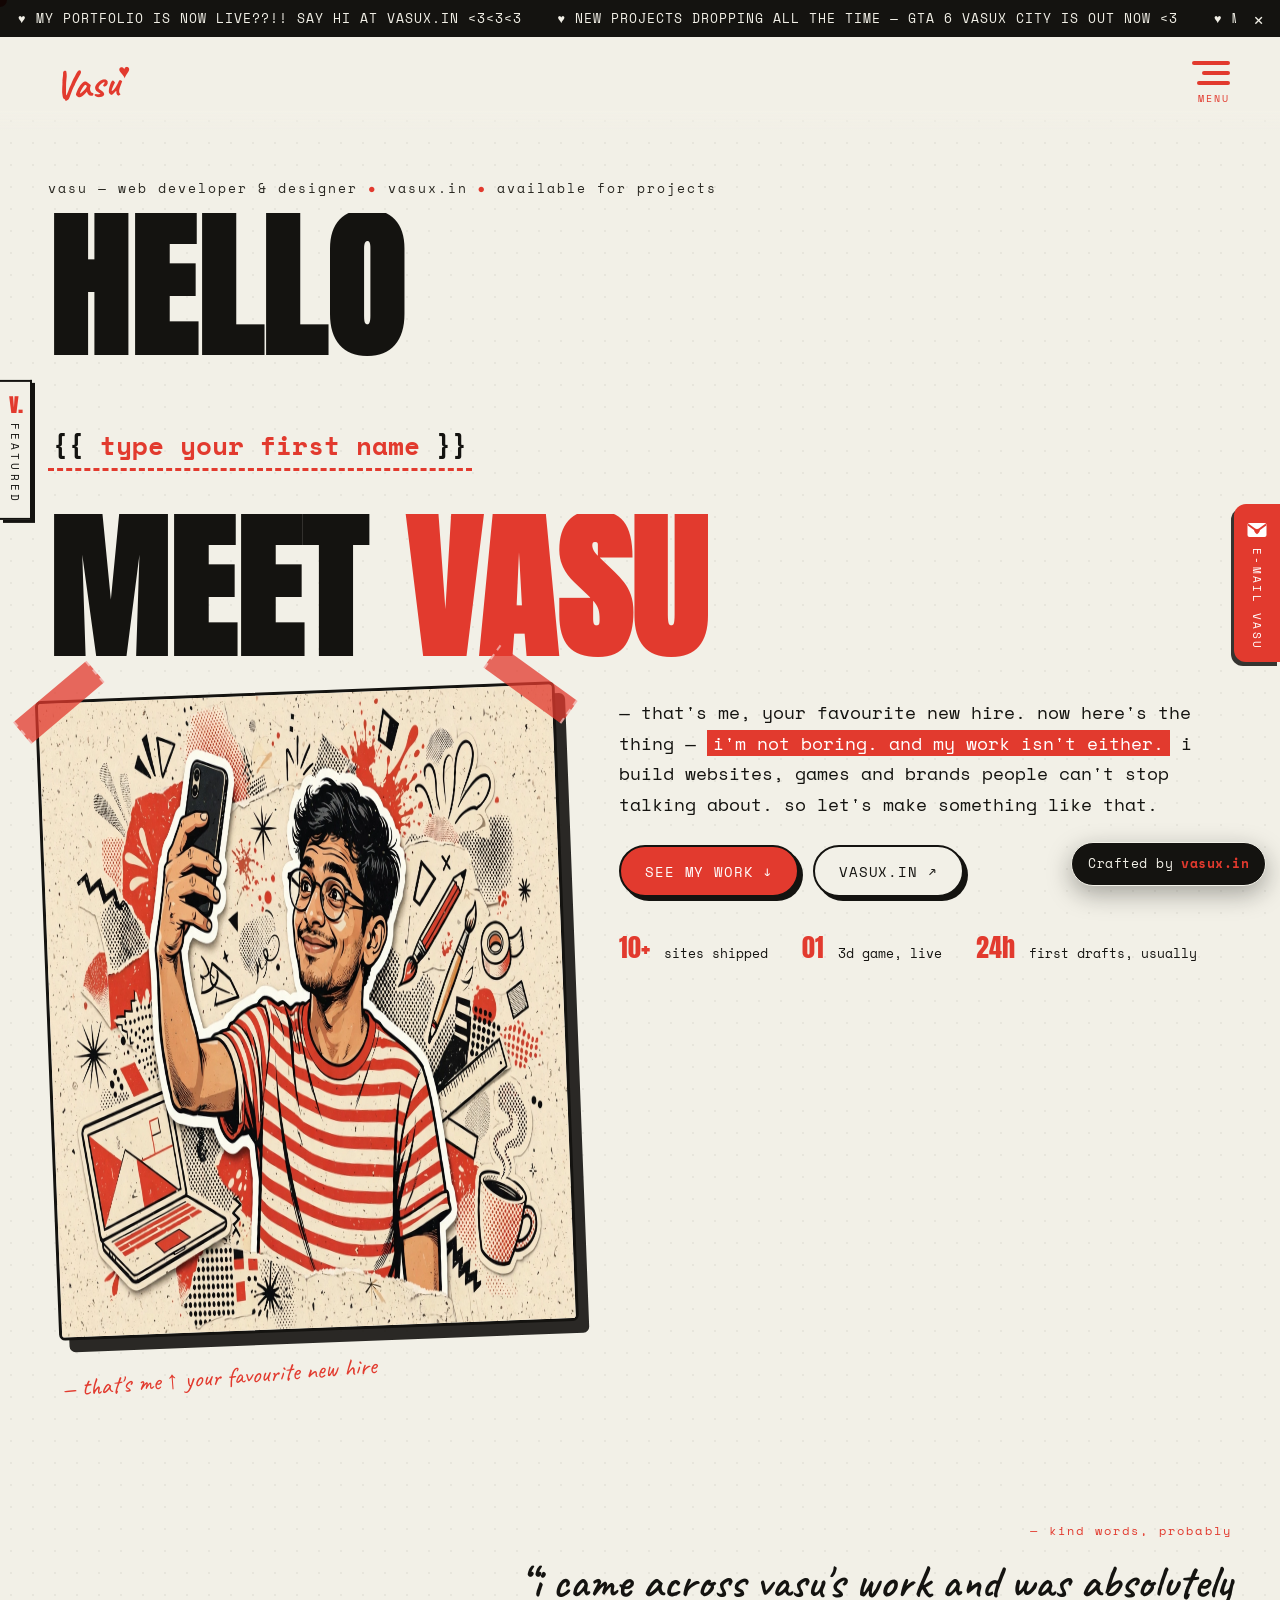
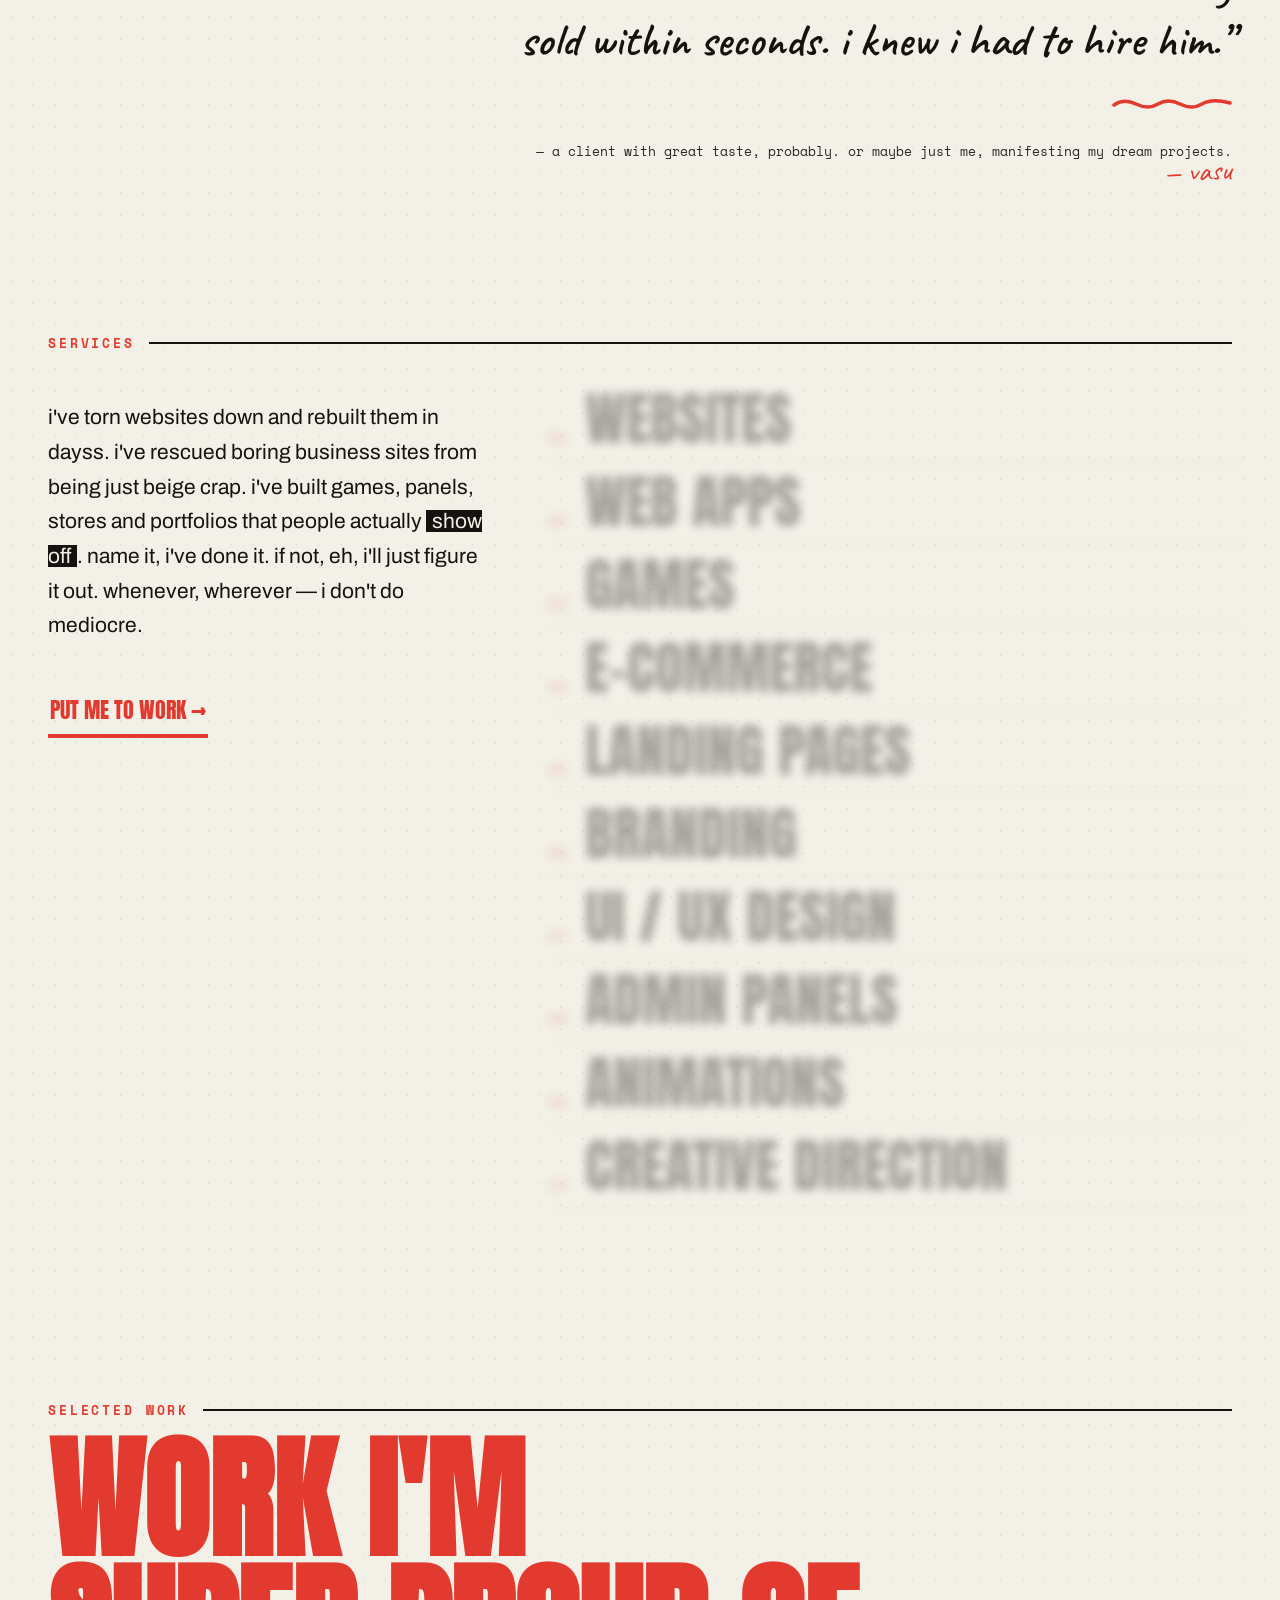
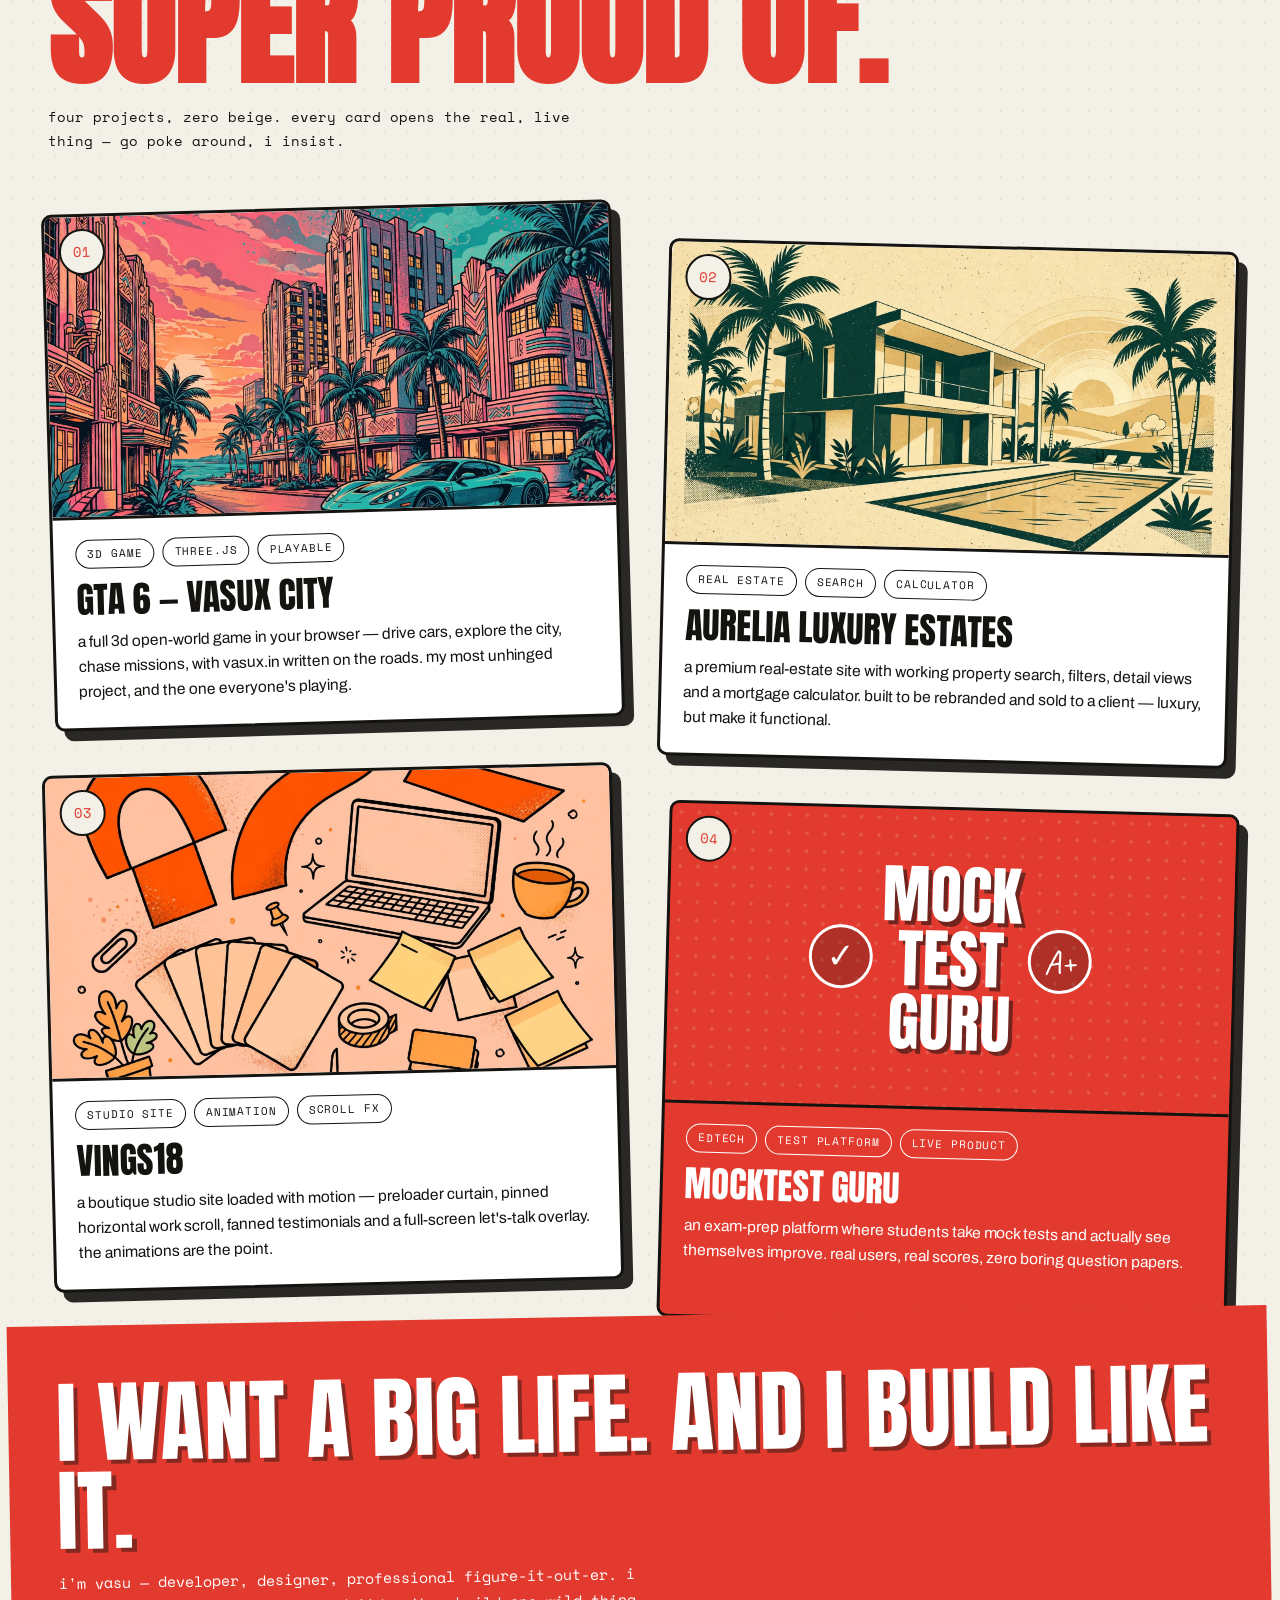
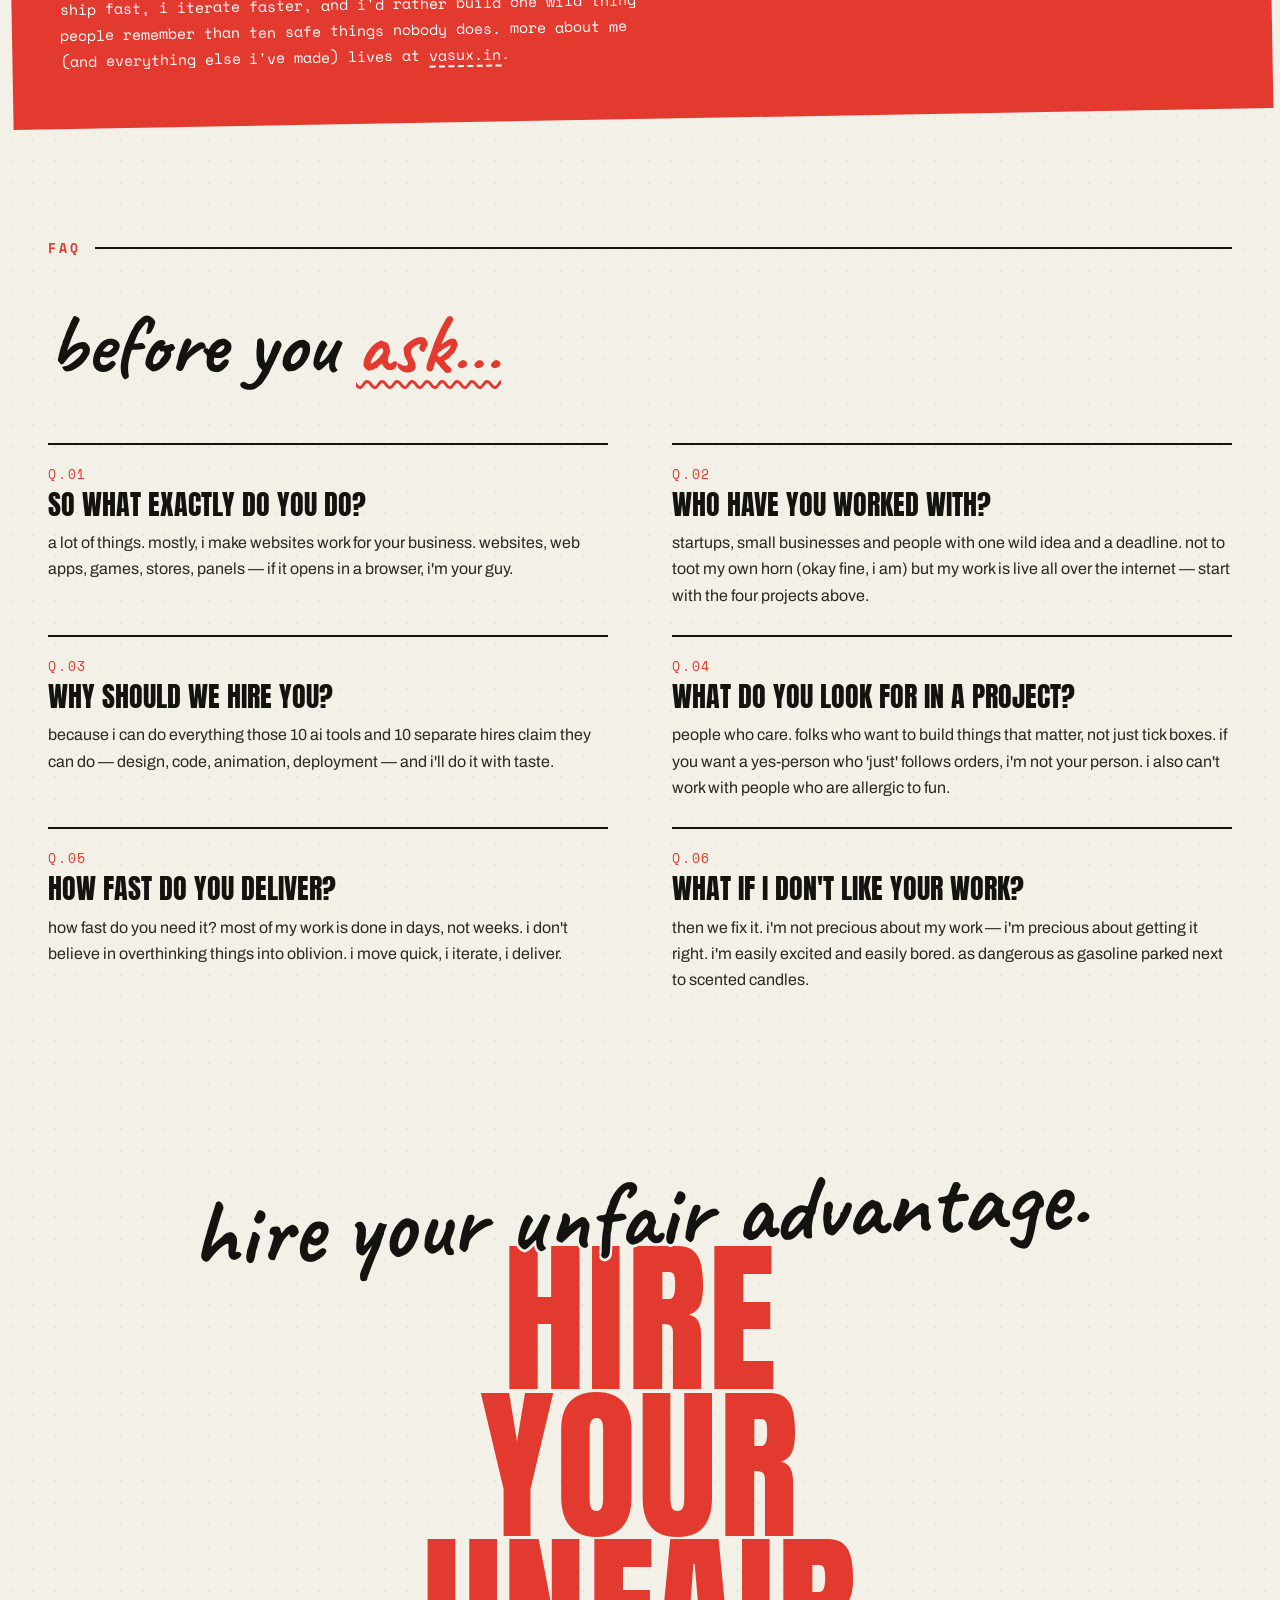
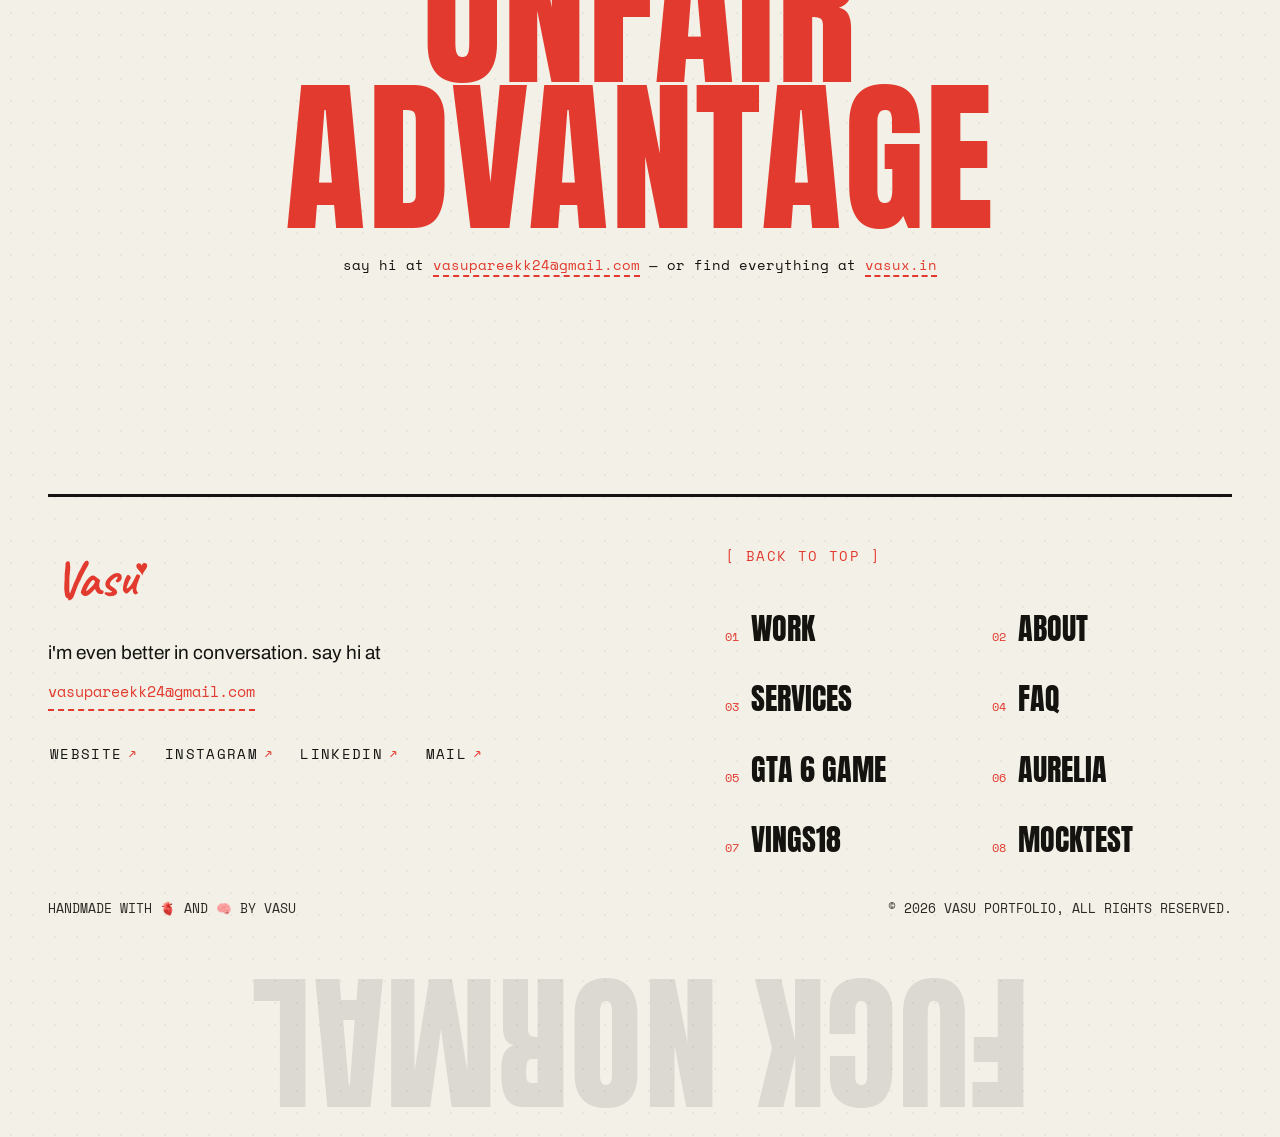
<file: vasu-portfolio/index.html>
<!doctype html>
<html lang="en">
<head>
<meta charset="utf-8">
<meta name="viewport" content="width=device-width, initial-scale=1, viewport-fit=cover">
<meta name="description" content="Vasu Portfolio — Vasu builds websites, games and brands people can't stop talking about. Web developer & designer at vasux.in.">
<meta name="color-scheme" content="light">
<link rel="icon" href="data:,">
<title>Vasu Portfolio — websites, games & brands with chutzpah</title>
<link rel="preconnect" href="https://fonts.googleapis.com">
<link rel="preconnect" href="https://fonts.gstatic.com" crossorigin>
<link href="https://fonts.googleapis.com/css2?family=Anton&family=Archivo:wght@400;500;700&family=Caveat:wght@600;700&family=Space+Mono:wght@400;700&display=swap" rel="stylesheet">
<link rel="stylesheet" href="assets/css/style.css">
</head>
<body id="top">

<!-- ======= INTRO: black overlay, flashing red words ======= -->
<div class="intro" id="intro" role="presentation" aria-hidden="true">
  <div class="intro-word" id="introWord">MONEY</div>
  <p class="intro-sub">vasu portfolio — loading the good stuff…</p>
  <button class="intro-skip" id="introSkip" type="button">skip →</button>
</div>

<div class="wipe" id="wipe" aria-hidden="true"></div>
<div class="cursor-dot" aria-hidden="true"></div>

<!-- ======= announcement marquee ======= -->
<div class="marquee-bar" id="marqueeBar">
  <div class="marquee-track" aria-label="announcement">
    <div class="marquee-inner" aria-hidden="true">
      <span>♥ MY PORTFOLIO IS NOW LIVE??!! SAY HI AT VASUX.IN &lt;3&lt;3&lt;3</span><span>♥ NEW PROJECTS DROPPING ALL THE TIME — GTA 6 VASUX CITY IS OUT NOW &lt;3</span><span>♥ MY PORTFOLIO IS NOW LIVE??!! SAY HI AT VASUX.IN &lt;3&lt;3&lt;3</span><span>♥ NEW PROJECTS DROPPING ALL THE TIME — GTA 6 VASUX CITY IS OUT NOW &lt;3</span>
    </div>
  </div>
  <button class="marquee-close" id="marqueeClose" type="button" aria-label="close announcement">×</button>
</div>

<!-- ======= header ======= -->
<header class="site-header">
  <a class="logo" href="#top" data-wipe aria-label="Vasu Portfolio — home">Vasu<sup class="heart">♥</sup></a>
  <button class="menu-btn" id="menuBtn" type="button" aria-label="open menu" aria-expanded="false" aria-controls="menuOverlay">
    <i></i><i></i><i></i><span class="menu-word">MENU</span>
  </button>
</header>

<!-- ======= menu overlay ======= -->
<nav class="menu-overlay" id="menuOverlay" aria-label="main menu" inert aria-hidden="true">
  <div class="menu-inner">
    <ul class="menu-links">
      <li><a href="#top" data-wipe><span class="num">01</span> Home</a></li>
      <li><a href="#work" data-wipe><span class="num">02</span> Work</a></li>
      <li><a href="#about" data-wipe><span class="num">03</span> About</a></li>
      <li><a href="#services" data-wipe><span class="num">04</span> Services</a></li>
      <li><a href="#faq" data-wipe><span class="num">05</span> Faq</a></li>
    </ul>
    <div class="menu-foot">
      <div class="menu-socials">
        <a href="https://vasux.in" target="_blank" rel="noopener">Website ↗</a>
        <a href="https://vasux.in" target="_blank" rel="noopener">Instagram ↗</a>
        <a href="https://vasux.in" target="_blank" rel="noopener">LinkedIn ↗</a>
        <a href="mailto:vasupareekk24@gmail.com">Mail ↗</a>
      </div>
      <p class="menu-note">made with love and questionable decisions</p>
    </div>
  </div>
</nav>

<!-- side tab + floating mail -->
<a class="side-tab" href="#work" data-wipe aria-label="featured work"><b>V.</b><span>Featured</span></a>
<a class="mail-fab" href="mailto:vasupareekk24@gmail.com" aria-label="e-mail Vasu">
  <svg viewBox="0 0 24 24" fill="none" aria-hidden="true"><rect x="2.5" y="5" width="19" height="14" rx="2" fill="#fff"/><path d="M3 6.5 12 13l9-6.5" stroke="#E23A2E" stroke-width="2" fill="none"/><path d="M12 16.2c1.9-1.5 2.8-2.6 2.8-3.7 0-1-.8-1.7-1.7-1.7-.5 0-.9.2-1.1.6-.2-.4-.6-.6-1.1-.6-.9 0-1.7.7-1.7 1.7 0 1.1.9 2.2 2.8 3.7Z" fill="#E23A2E"/></svg>
  <span>E-MAIL VASU</span>
</a>

<main>
  <!-- ======= HERO ======= -->
  <section class="hero wrap" aria-label="intro">
    <p class="hero-kicker">vasu — web developer &amp; designer <span class="dotsep">●</span> vasux.in <span class="dotsep">●</span> available for projects
      <button id="changeName" type="button" hidden style="font-family:var(--font-mono);font-size:12.5px;color:var(--red);text-decoration:underline dotted;padding:8px 4px;min-height:36px"></button>
    </p>
    <h1 class="hero-title">
      <span class="line"><span>Hello</span></span>
      <span class="line"><span><span class="name-slot" id="nameSlot"></span></span></span>
      <span class="line"><span>Meet <span class="meet-vasu">Vasu</span></span></span>
    </h1>

    <div class="hero-grid">
      <figure class="photo-card" style="margin:0">
        <span class="tape tl" aria-hidden="true"></span>
        <span class="tape tr" aria-hidden="true"></span>
        <img src="assets/img/hero-vasu.webp" alt="Illustrated sticker-style portrait of Vasu in a red striped t-shirt, holding up a phone for a mirror selfie, surrounded by laptop, coffee and design doodles" width="960" height="640">
        <figcaption class="photo-note">— that's me ↑ your favourite new hire</figcaption>
      </figure>
      <div>
        <p class="hero-caption">— that's me, your favourite new hire. now here's the thing — <b>i'm not boring. and my work isn't either.</b> i build websites, games and brands people can't stop talking about. so let's make something like that.</p>
        <div class="hero-cta-row">
          <a class="btn red" href="#work" data-wipe>See my work ↓</a>
          <a class="btn" href="https://vasux.in" target="_blank" rel="noopener" data-wipe>vasux.in ↗</a>
        </div>
        <div class="hero-stats">
          <span><b>10+</b> sites shipped</span>
          <span><b>01</b> 3d game, live</span>
          <span><b>24h</b> first drafts, usually</span>
        </div>
      </div>
    </div>
  </section>

  <!-- ======= TESTIMONIAL ======= -->
  <section class="testimonial wrap" aria-label="testimonial">
    <p class="label">— kind words, probably</p>
    <figure style="margin:0">
      <blockquote>“i came across vasu's work and was absolutely sold within seconds. i knew i had to hire him.”
        <svg class="squiggle" width="120" height="14" viewBox="0 0 120 14" aria-hidden="true"><path d="M2 9 Q 12 2, 24 8 T 46 8 T 68 8 T 90 8 T 118 7" fill="none" stroke="#E23A2E" stroke-width="3.5" stroke-linecap="round"/></svg>
      </blockquote>
      <figcaption>— a client with great taste, probably. or maybe just me, manifesting my dream projects.
        <span class="sig">— vasu</span>
      </figcaption>
    </figure>
  </section>

  <!-- ======= SERVICES ======= -->
  <section class="services wrap" id="services" aria-label="services">
    <h2 class="sec-label">Services</h2>
    <div class="services-grid">
      <div class="reveal">
        <p class="services-copy">i've torn websites down and rebuilt them in dayss. i've rescued boring business sites from being just beige crap. i've built games, panels, stores and portfolios that people actually <span class="hl">show off</span>. name it, i've done it. if not, eh, i'll just figure it out. whenever, wherever — i don't do mediocre.</p>
        <a class="work-link" href="#work" data-wipe>Put me to work →</a>
      </div>
      <ol class="service-list">
        <li><span class="no">01</span> Websites</li>
        <li><span class="no">02</span> Web Apps</li>
        <li><span class="no">03</span> Games</li>
        <li><span class="no">04</span> E-Commerce</li>
        <li><span class="no">05</span> Landing Pages</li>
        <li><span class="no">06</span> Branding</li>
        <li><span class="no">07</span> UI / UX Design</li>
        <li><span class="no">08</span> Admin Panels</li>
        <li><span class="no">09</span> Animations</li>
        <li><span class="no">10</span> Creative Direction</li>
      </ol>
    </div>
  </section>

  <!-- ======= WORK ======= -->
  <section class="work wrap" id="work" aria-label="selected work">
    <h2 class="sec-label">Selected Work</h2>
    <h3 class="work-title reveal">Work I'm<br>Super Proud Of.</h3>
    <p class="work-sub">four projects, zero beige. every card opens the real, live thing — go poke around, i insist.</p>

    <div class="work-collage">
      <!-- 1 · GTA 6 — Vasux City -->
      <a class="work-card reveal" style="--tilt:-1.6deg;--lift:0px" href="https://gta-6-vasux.vercel.app/" target="_blank" rel="noopener" data-wipe aria-label="open GTA 6 Vasux City, live project">
        <span class="work-num">01</span>
        <span class="open-tag">open ↗</span>
        <div class="thumb"><img src="assets/img/work-gta.webp" alt="Illustrated neon vice-city street at sunset with palm trees and a sports car — cover art for the GTA 6 Vasux City game" width="960" height="640"></div>
        <div class="work-body">
          <div class="tags"><span class="chip">3D Game</span><span class="chip">Three.js</span><span class="chip">Playable</span></div>
          <h3>GTA 6 — Vasux City</h3>
          <p>a full 3d open-world game in your browser — drive cars, explore the city, chase missions, with vasux.in written on the roads. my most unhinged project, and the one everyone's playing.</p>
        </div>
      </a>

      <!-- 2 · Aurelia Luxury Estates -->
      <a class="work-card reveal" style="--tilt:1.4deg;--lift:38px" href="https://aurelia-luxury-estates-vasuxpareek24s-projects.vercel.app" target="_blank" rel="noopener" data-wipe aria-label="open Aurelia Luxury Estates, live project">
        <span class="work-num">02</span>
        <span class="open-tag">open ↗</span>
        <div class="thumb"><img src="assets/img/work-aurelia.webp" alt="Illustrated luxury villa with a pool and palm trees at golden hour — cover for Aurelia Luxury Estates" width="960" height="640"></div>
        <div class="work-body">
          <div class="tags"><span class="chip">Real Estate</span><span class="chip">Search</span><span class="chip">Calculator</span></div>
          <h3>Aurelia Luxury Estates</h3>
          <p>a premium real-estate site with working property search, filters, detail views and a mortgage calculator. built to be rebranded and sold to a client — luxury, but make it functional.</p>
        </div>
      </a>

      <!-- 3 · Vings18 -->
      <a class="work-card reveal" style="--tilt:-1.4deg;--lift:0px" href="https://two26-studio-clone-vasuxpareek24s-projects.vercel.app" target="_blank" rel="noopener" data-wipe aria-label="open Vings18 studio site, live project">
        <span class="work-num">03</span>
        <span class="open-tag">open ↗</span>
        <div class="thumb"><img src="assets/img/work-vings.webp" alt="Illustrated peach-and-orange boutique studio desk scene with fanned cards and a laptop — cover for Vings18" width="960" height="640"></div>
        <div class="work-body">
          <div class="tags"><span class="chip">Studio Site</span><span class="chip">Animation</span><span class="chip">Scroll FX</span></div>
          <h3>Vings18</h3>
          <p>a boutique studio site loaded with motion — preloader curtain, pinned horizontal work scroll, fanned testimonials and a full-screen let's-talk overlay. the animations are the point.</p>
        </div>
      </a>

      <!-- 4 · MockTest Guru -->
      <a class="work-card red-card reveal" style="--tilt:1.5deg;--lift:38px" href="https://www.mocktest.guru" target="_blank" rel="noopener" data-wipe aria-label="open MockTest Guru, live project">
        <span class="work-num">04</span>
        <span class="open-tag">open ↗</span>
        <div class="red-art" aria-hidden="true">
          <span class="tick">✓</span>
          <span class="big-check">Mock<br>Test<br>Guru</span>
          <span class="tick">A+</span>
        </div>
        <div class="work-body">
          <div class="tags"><span class="chip">EdTech</span><span class="chip">Test Platform</span><span class="chip">Live Product</span></div>
          <h3>MockTest Guru</h3>
          <p>an exam-prep platform where students take mock tests and actually see themselves improve. real users, real scores, zero boring question papers.</p>
        </div>
      </a>
    </div>
  </section>

  <!-- ======= ABOUT STRIP ======= -->
  <section class="about-strip" id="about" aria-label="about vasu">
    <div class="inner reveal">
      <h2>I want a big life. And I build like it.</h2>
      <p>i'm vasu — developer, designer, professional figure-it-out-er. i ship fast, i iterate faster, and i'd rather build one wild thing people remember than ten safe things nobody does. more about me (and everything else i've made) lives at <a href="https://vasux.in" target="_blank" rel="noopener">vasux.in</a>.</p>
    </div>
  </section>

  <!-- ======= FAQ ======= -->
  <section class="faq wrap" id="faq" aria-label="frequently asked questions">
    <h2 class="sec-label">Faq</h2>
    <h3 class="faq-title reveal">before you <span class="u">ask…</span></h3>
    <div class="faq-grid">
      <div class="faq-item reveal">
        <h3><span class="qn">Q.01</span> so what exactly do you do?</h3>
        <p>a lot of things. mostly, i make websites work for your business. websites, web apps, games, stores, panels — if it opens in a browser, i'm your guy.</p>
      </div>
      <div class="faq-item reveal">
        <h3><span class="qn">Q.02</span> who have you worked with?</h3>
        <p>startups, small businesses and people with one wild idea and a deadline. not to toot my own horn (okay fine, i am) but my work is live all over the internet — start with the four projects above.</p>
      </div>
      <div class="faq-item reveal">
        <h3><span class="qn">Q.03</span> why should we hire you?</h3>
        <p>because i can do everything those 10 ai tools and 10 separate hires claim they can do — design, code, animation, deployment — and i'll do it with taste.</p>
      </div>
      <div class="faq-item reveal">
        <h3><span class="qn">Q.04</span> what do you look for in a project?</h3>
        <p>people who care. folks who want to build things that matter, not just tick boxes. if you want a yes-person who 'just' follows orders, i'm not your person. i also can't work with people who are allergic to fun.</p>
      </div>
      <div class="faq-item reveal">
        <h3><span class="qn">Q.05</span> how fast do you deliver?</h3>
        <p>how fast do you need it? most of my work is done in days, not weeks. i don't believe in overthinking things into oblivion. i move quick, i iterate, i deliver.</p>
      </div>
      <div class="faq-item reveal">
        <h3><span class="qn">Q.06</span> what if i don't like your work?</h3>
        <p>then we fix it. i'm not precious about my work — i'm precious about getting it right. i'm easily excited and easily bored. as dangerous as gasoline parked next to scented candles.</p>
      </div>
    </div>
  </section>

  <!-- ======= HIRE CTA ======= -->
  <section class="hire wrap" aria-label="hire vasu">
    <a href="mailto:vasupareekk24@gmail.com" aria-label="hire your unfair advantage — e-mail Vasu">
      <span class="script">hire your unfair advantage.</span>
      <span class="caps">Hire<br>Your<br>Unfair<br>Advantage</span>
      <span class="mail-line">say hi at <b>vasupareekk24@gmail.com</b> — or find everything at <b>vasux.in</b></span>
    </a>
  </section>
</main>

<!-- ======= FOOTER ======= -->
<footer class="site-footer wrap">
  <div class="footer-grid">
    <div>
      <a class="footer-logo" href="#top" data-wipe>Vasu<sup style="font-size:22px">♥</sup></a>
      <p class="footer-sayhi">i'm even better in conversation. say hi at</p>
      <a class="footer-mail" href="mailto:vasupareekk24@gmail.com">vasupareekk24@gmail.com</a>
      <ul class="social-list">
        <li><a href="https://vasux.in" target="_blank" rel="noopener">Website</a></li>
        <li><a href="https://vasux.in" target="_blank" rel="noopener">Instagram</a></li>
        <li><a href="https://vasux.in" target="_blank" rel="noopener">LinkedIn</a></li>
        <li><a href="mailto:vasupareekk24@gmail.com">Mail</a></li>
      </ul>
    </div>
    <div>
      <a class="back-top" href="#top" data-wipe>[ BACK TO TOP ]</a>
      <nav class="footer-nav" aria-label="footer">
        <a href="#work" data-wipe><span class="n">01</span> Work</a>
        <a href="#about" data-wipe><span class="n">02</span> About</a>
        <a href="#services" data-wipe><span class="n">03</span> Services</a>
        <a href="#faq" data-wipe><span class="n">04</span> Faq</a>
        <a href="https://gta-6-vasux.vercel.app/" target="_blank" rel="noopener" data-wipe><span class="n">05</span> GTA 6 Game</a>
        <a href="https://aurelia-luxury-estates-vasuxpareek24s-projects.vercel.app" target="_blank" rel="noopener" data-wipe><span class="n">06</span> Aurelia</a>
        <a href="https://two26-studio-clone-vasuxpareek24s-projects.vercel.app" target="_blank" rel="noopener" data-wipe><span class="n">07</span> Vings18</a>
        <a href="https://www.mocktest.guru" target="_blank" rel="noopener" data-wipe><span class="n">08</span> MockTest</a>
      </nav>
    </div>
  </div>
  <div class="footer-bottom">
    <span>HANDMADE WITH 🫀 AND 🧠 BY VASU</span>
    <span>© <span id="year">2026</span> VASU PORTFOLIO, ALL RIGHTS RESERVED.</span>
  </div>
  <div class="watermark" aria-hidden="true">FUCK NORMAL</div>
</footer>

<!-- crafted-by badge -->
<a class="crafted-badge" href="https://vasux.in" target="_blank" rel="noopener">Crafted by <b>vasux.in</b></a>

<script src="assets/js/main.js"></script>
</body>
</html>
</file>
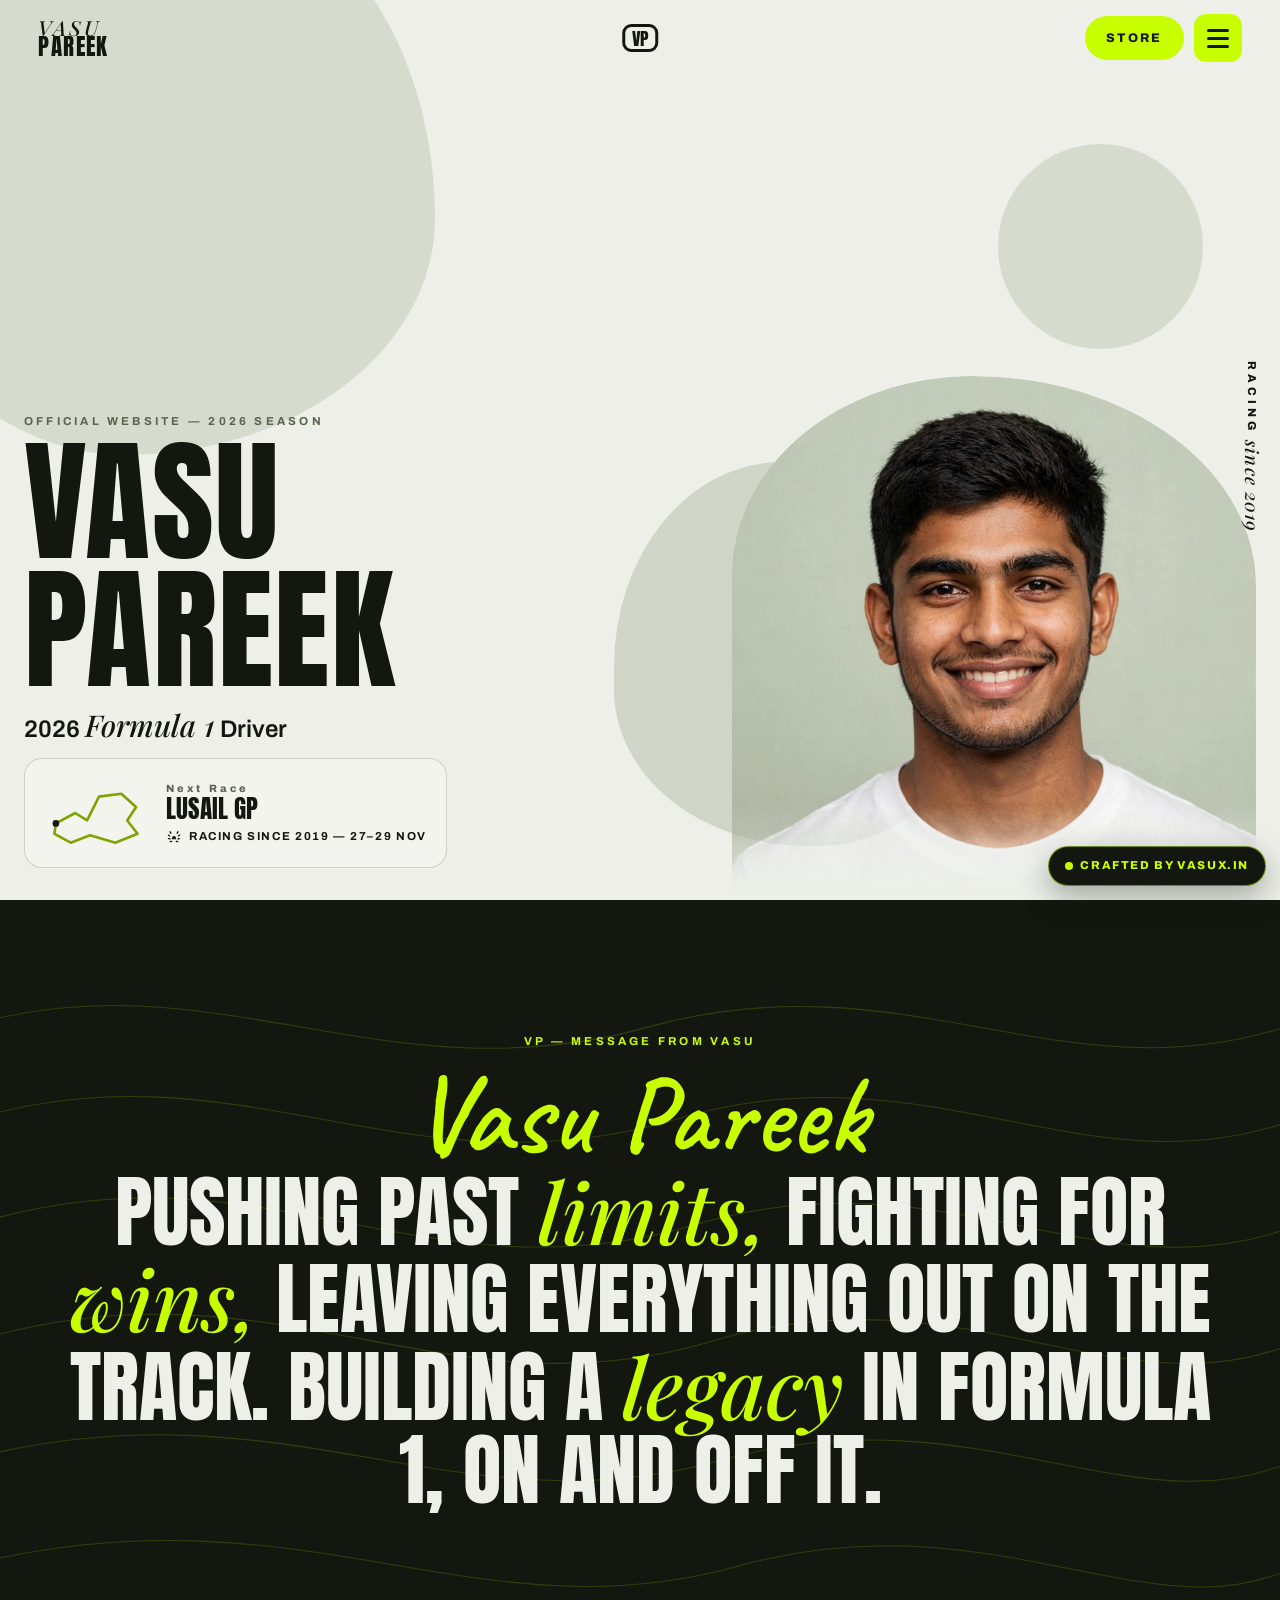
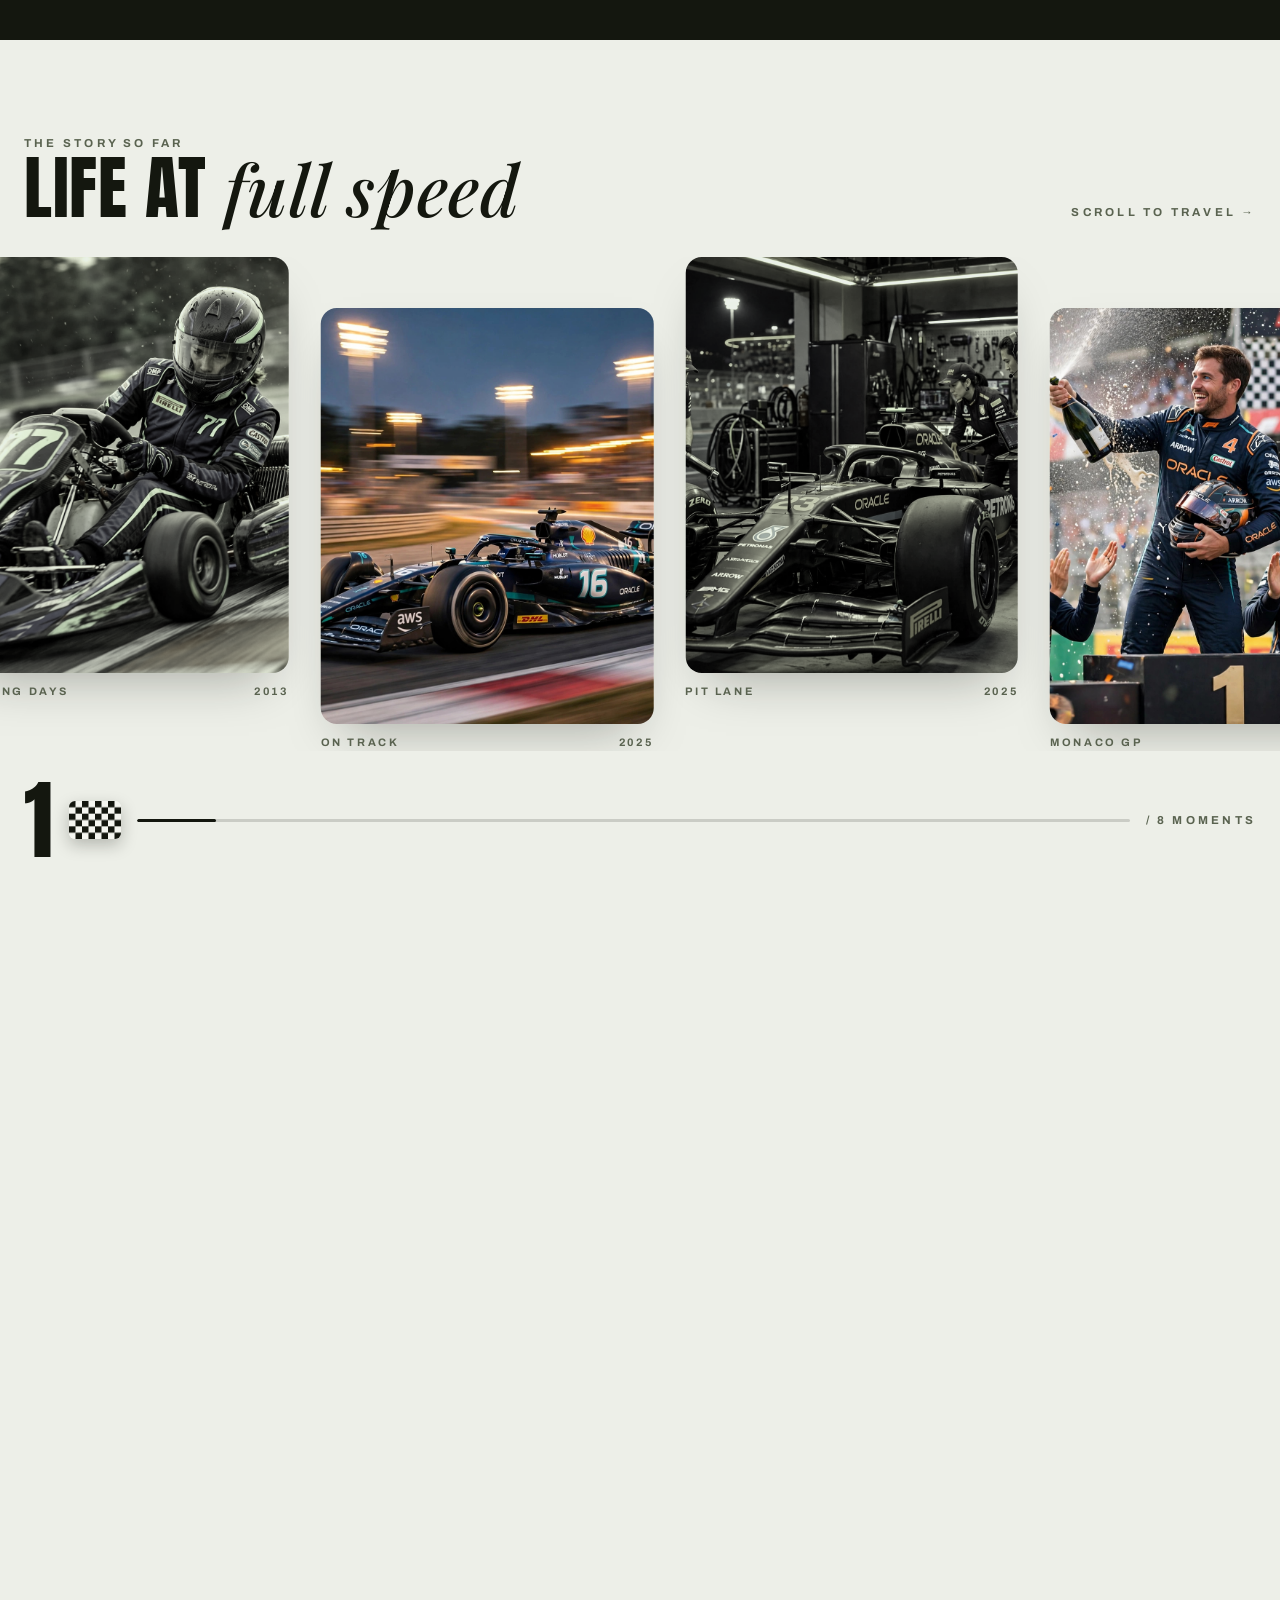
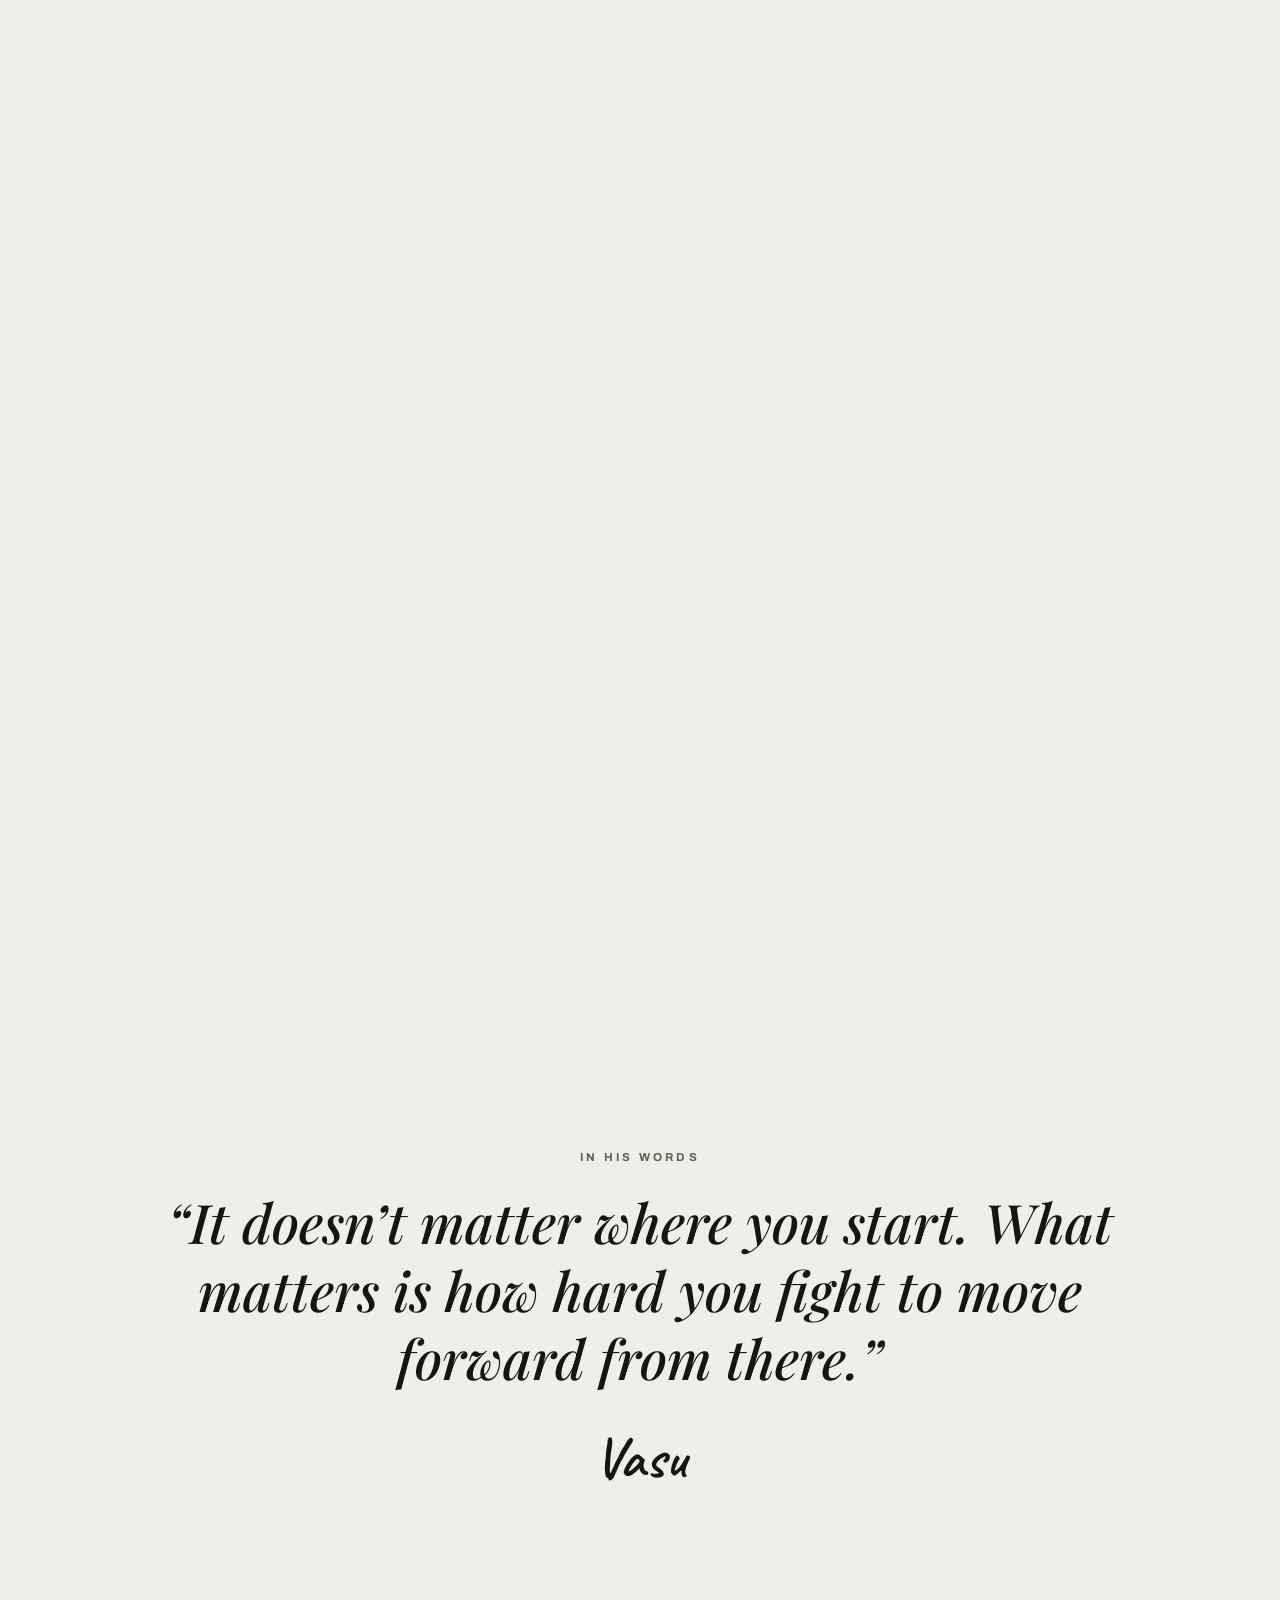
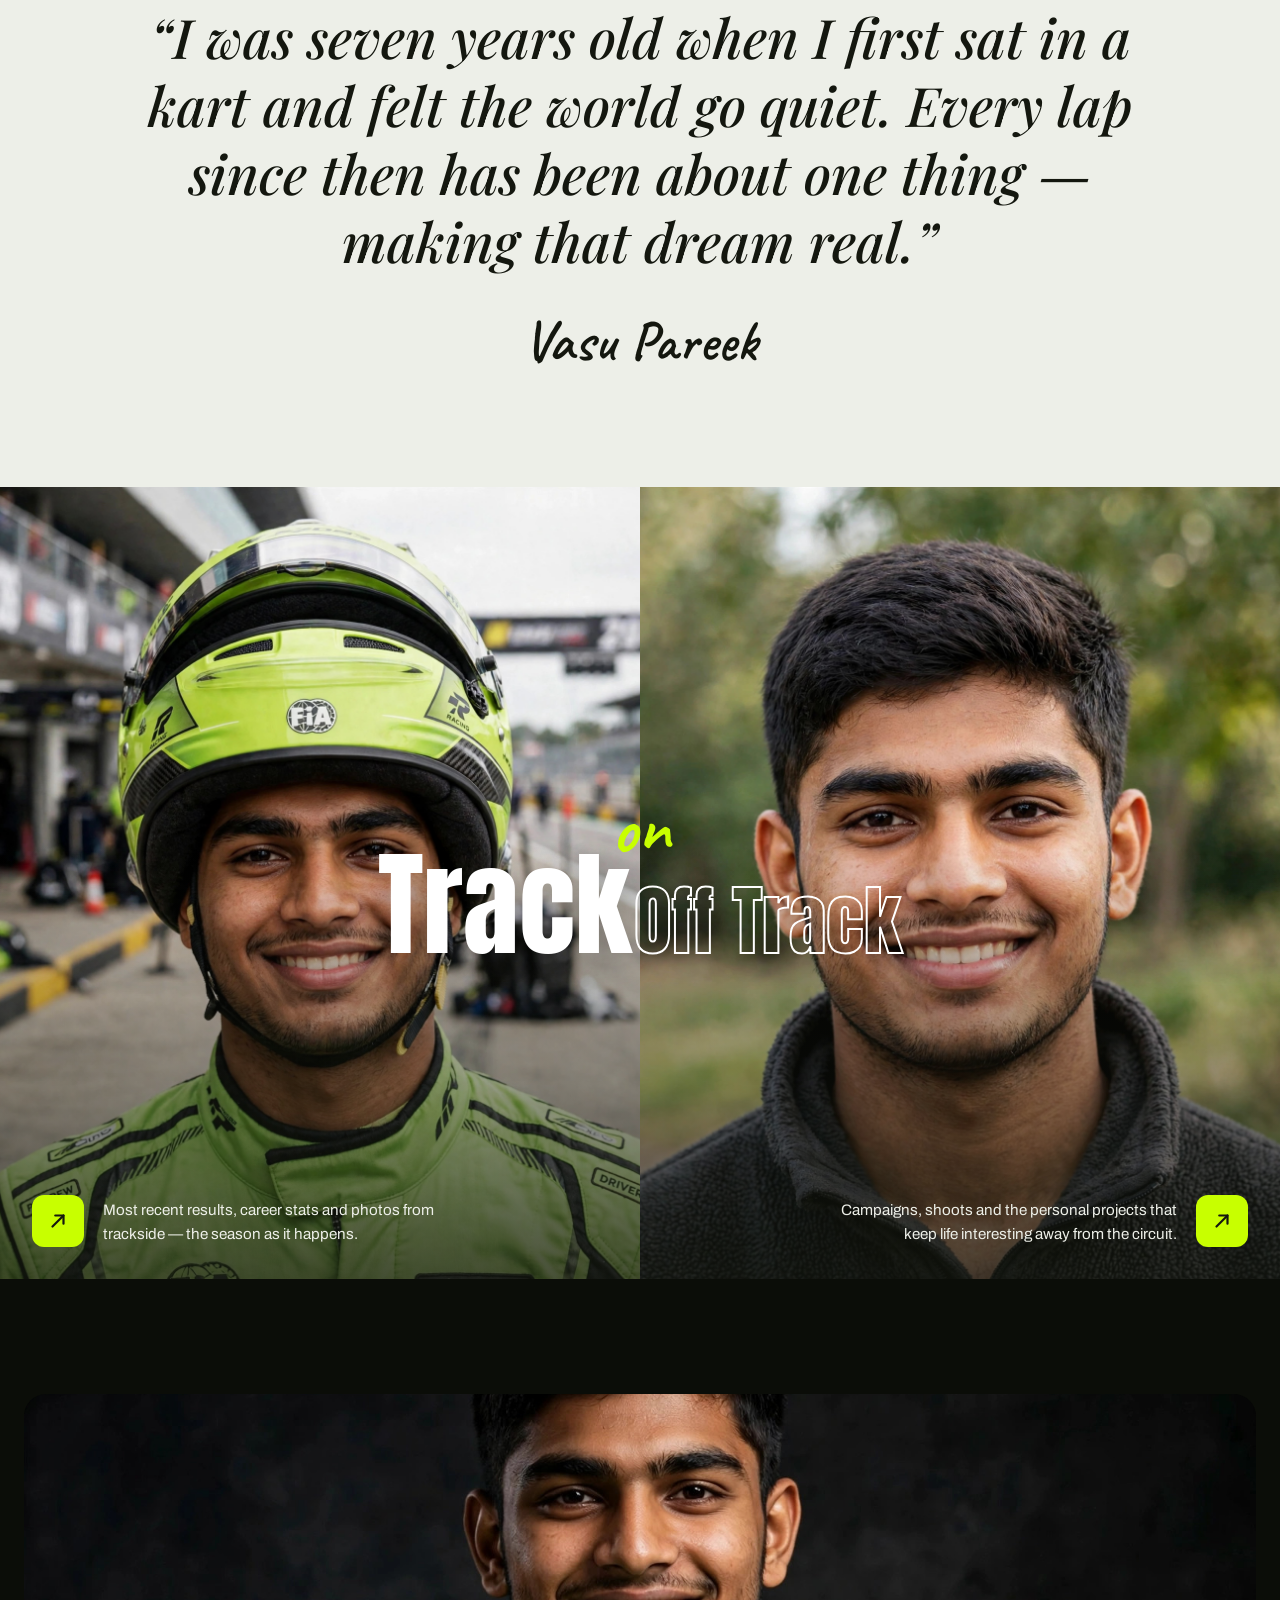
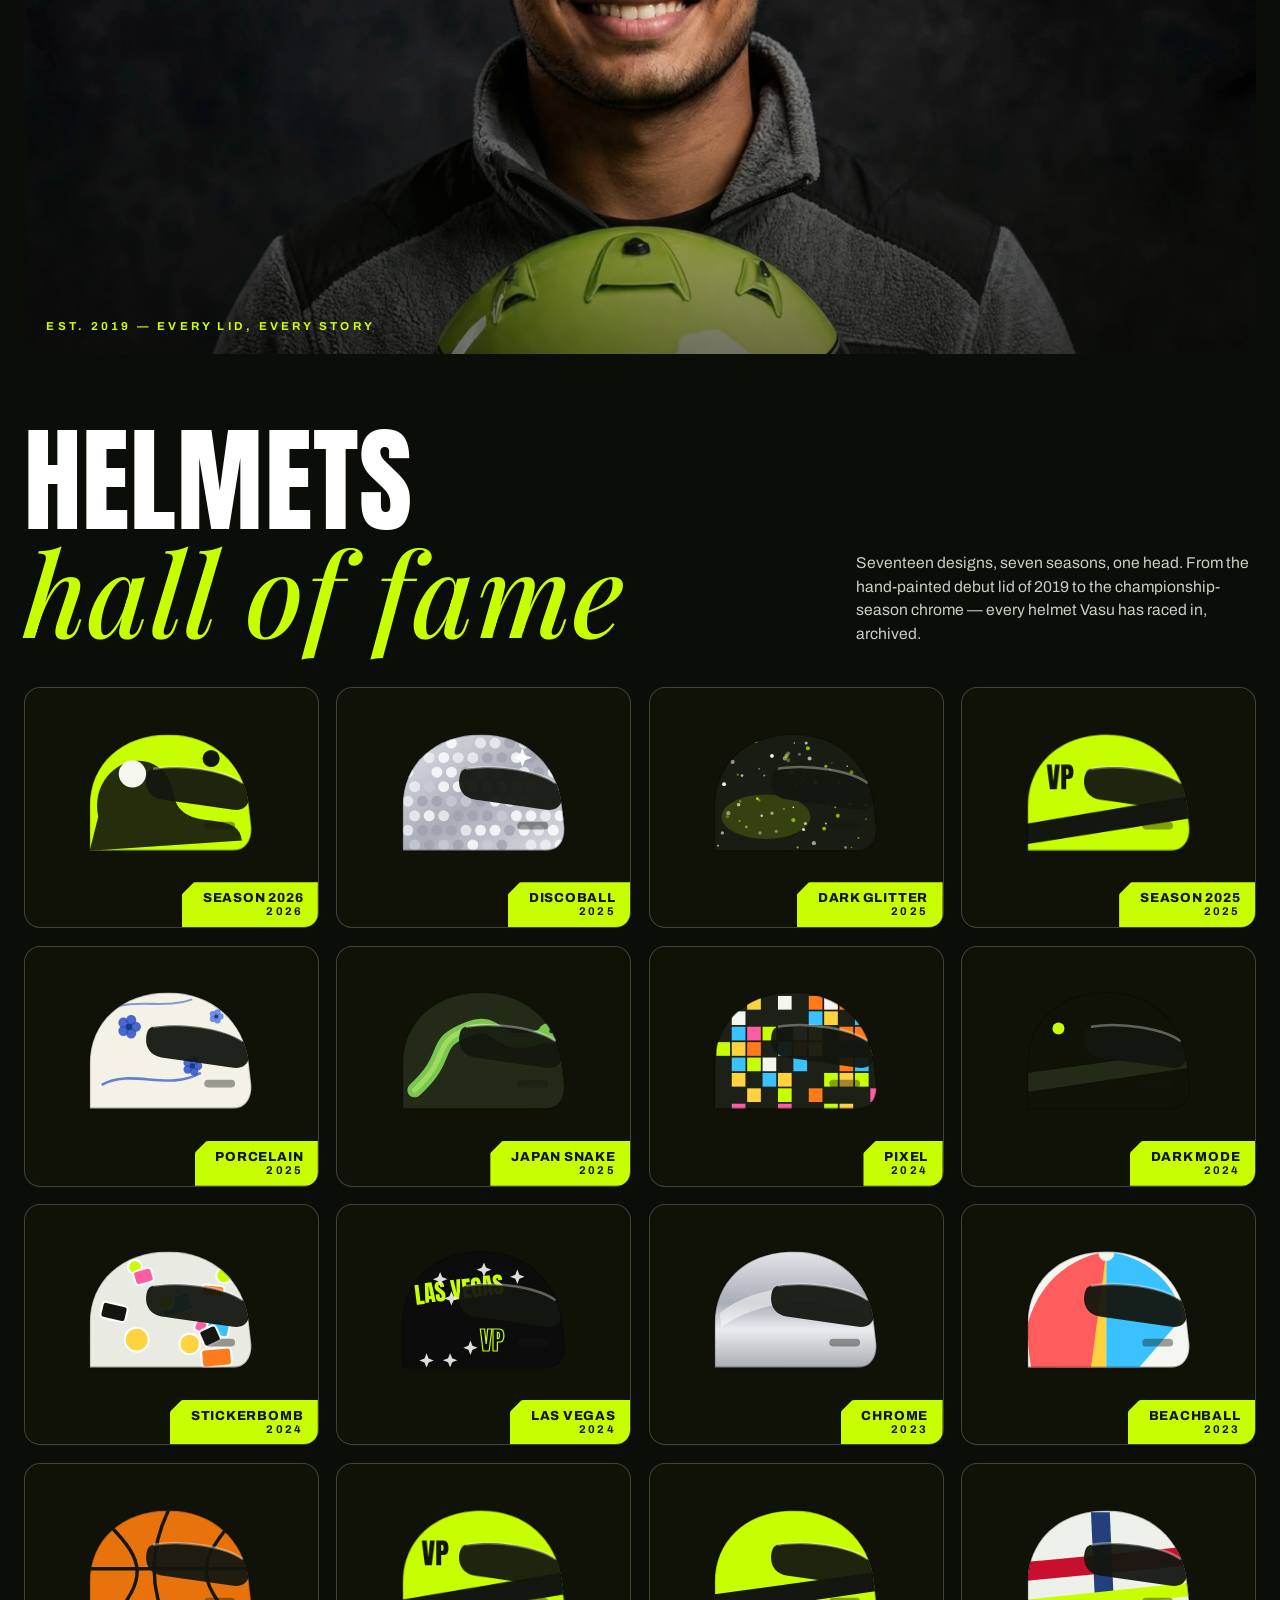
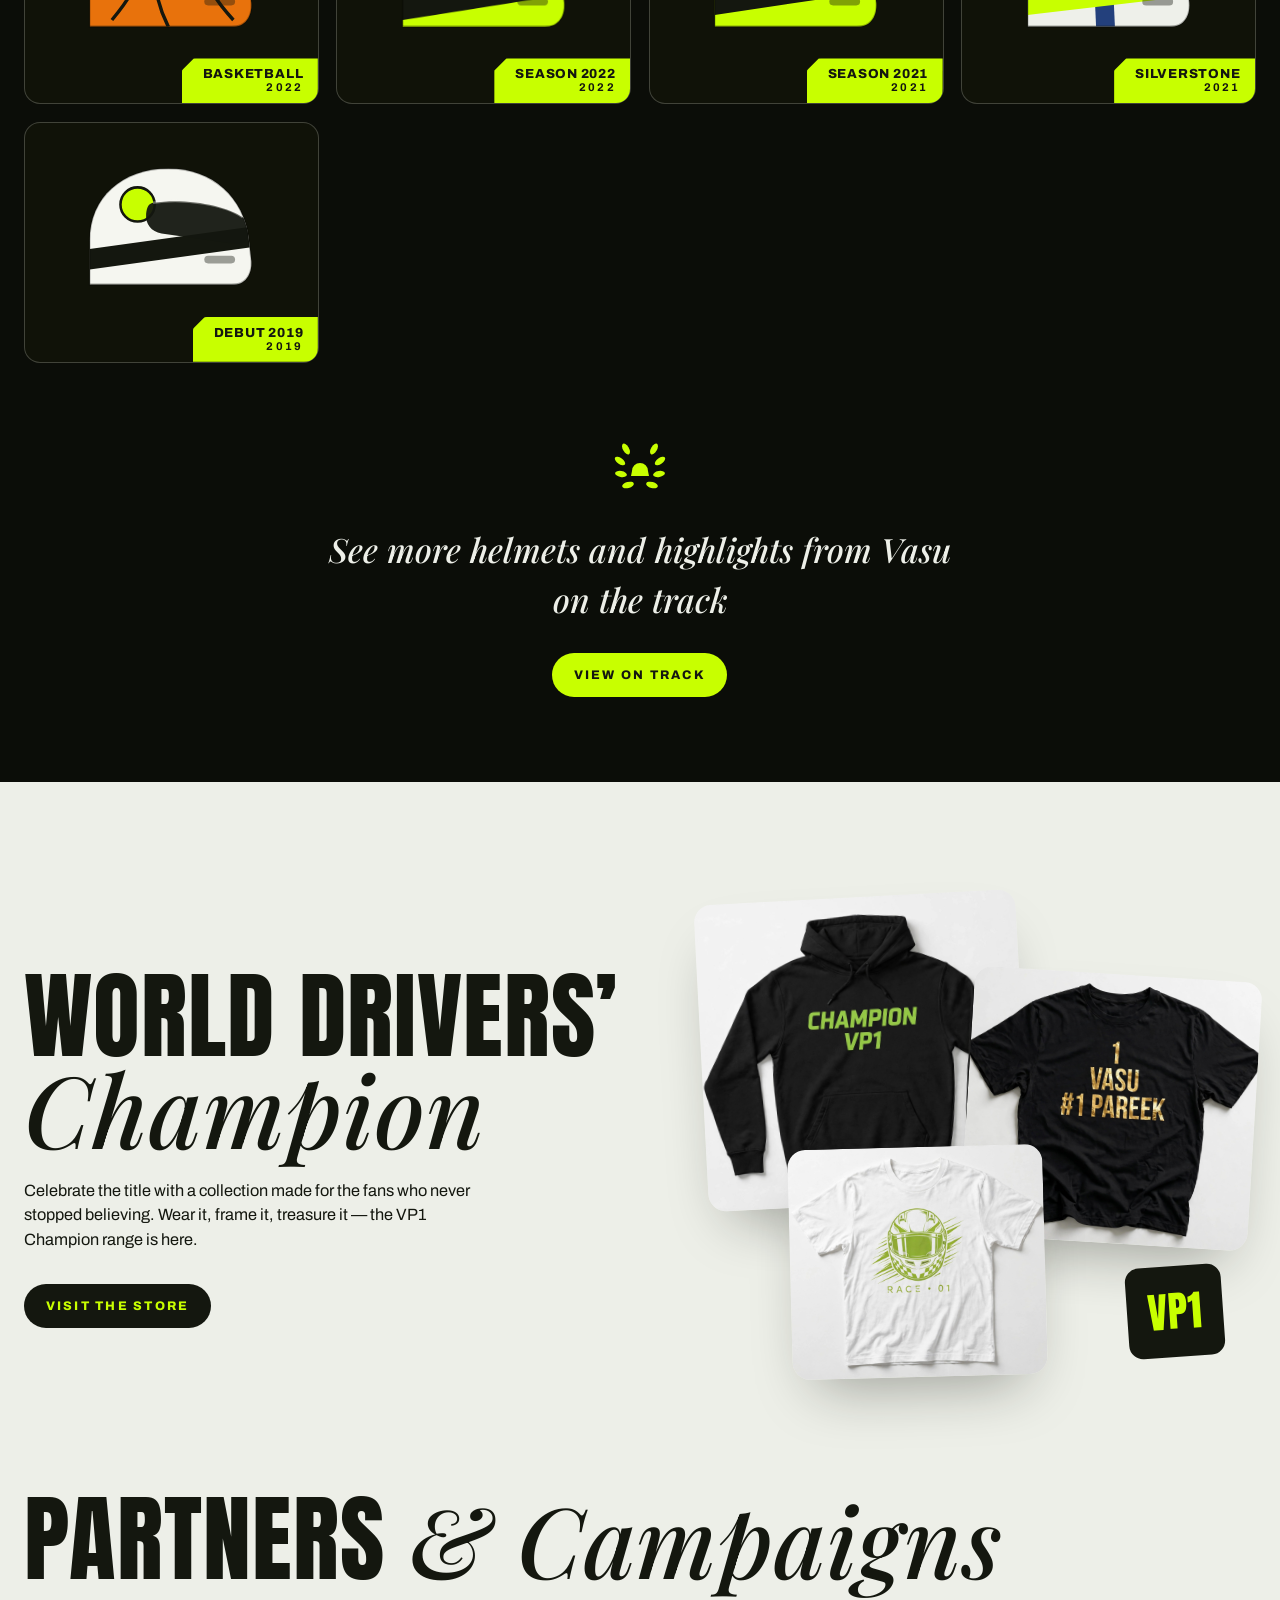
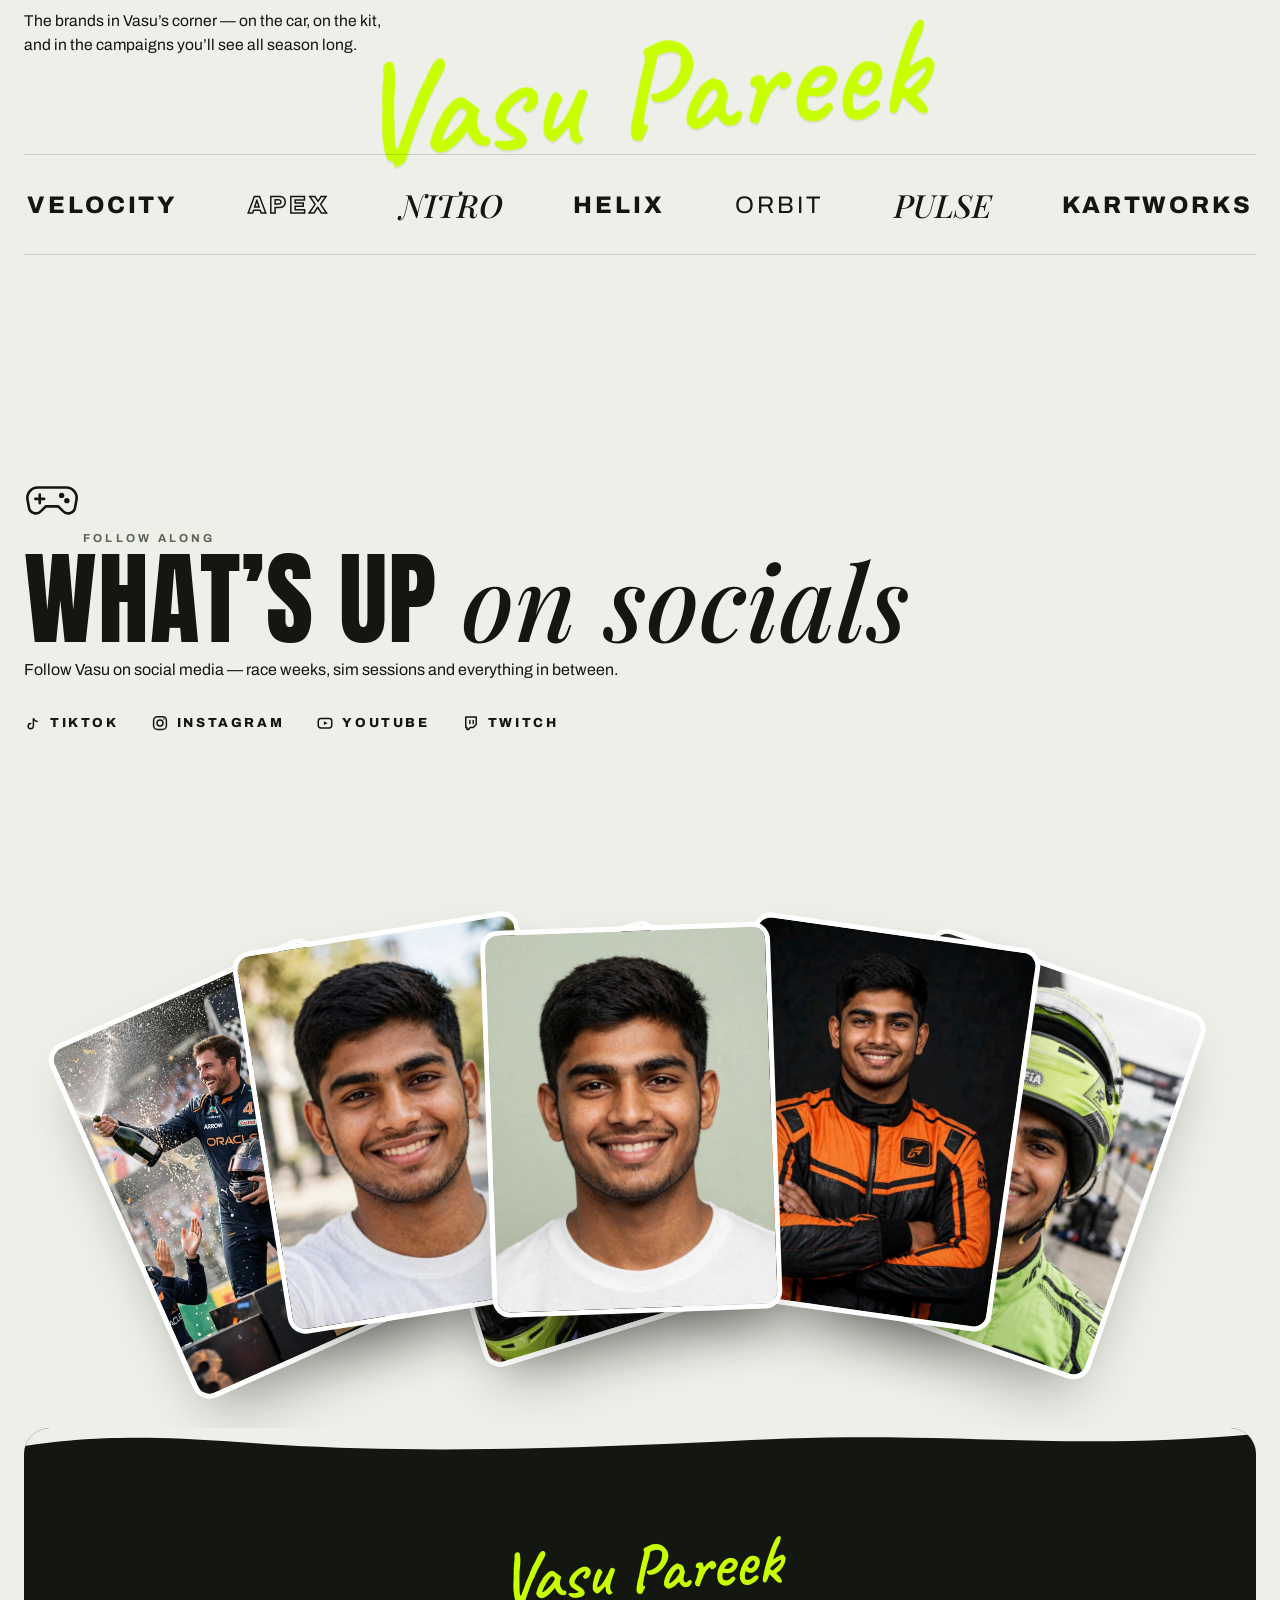
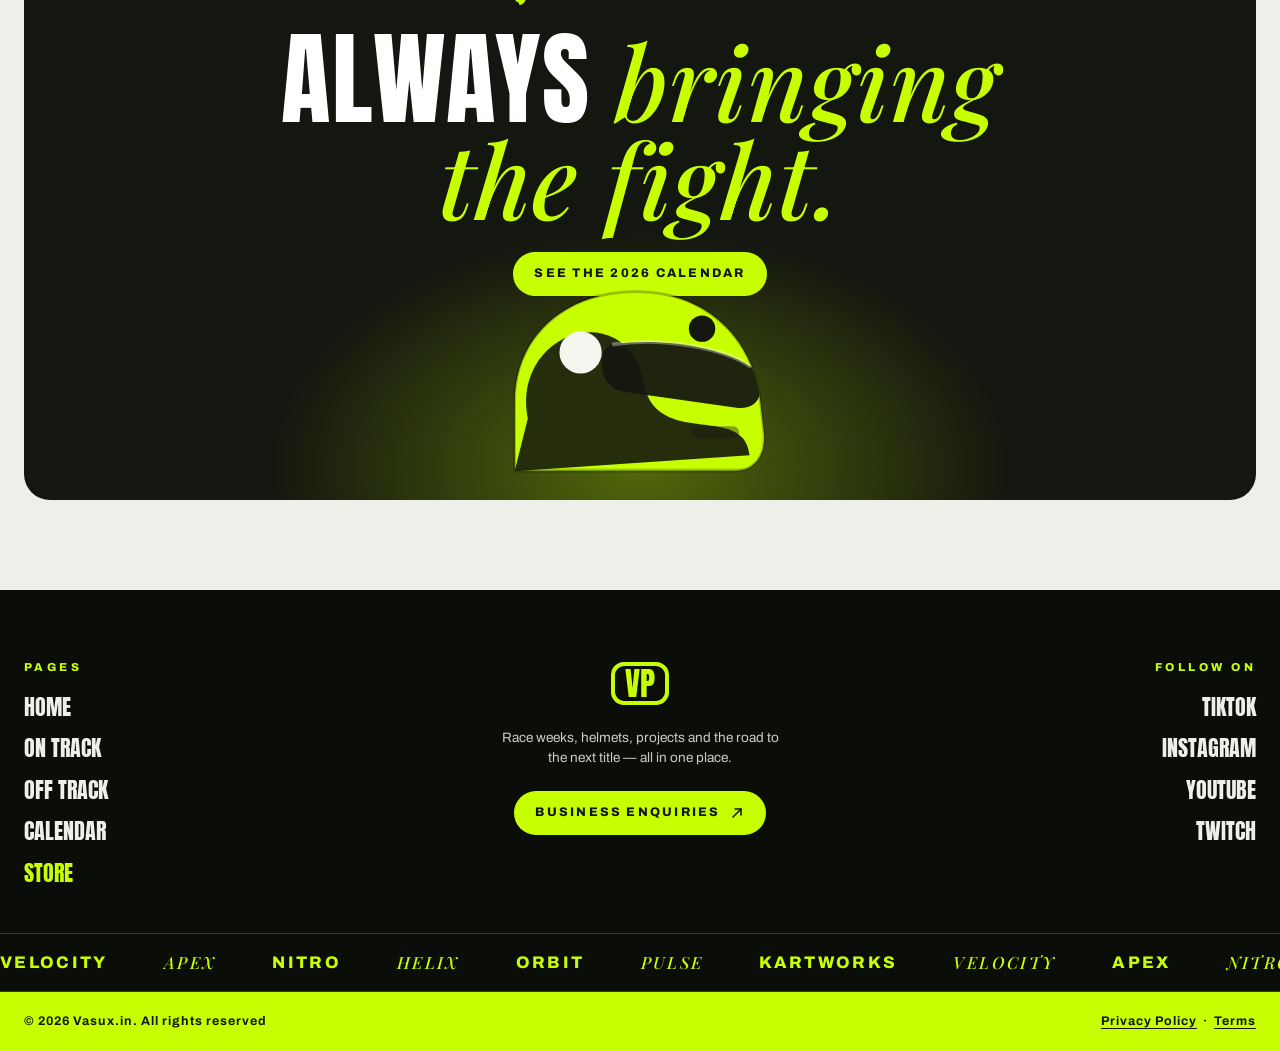
<file: vasu-racing/index.html>
<!doctype html>
<html lang="en">
<head>
<meta charset="utf-8">
<meta name="viewport" content="width=device-width, initial-scale=1, viewport-fit=cover">
<meta name="color-scheme" content="light dark">
<link rel="icon" href="data:,">
<title>Vasu Pareek — 2026 Formula 1 Driver | Vasu Racing</title>
<meta name="description" content="The official site of Vasu Pareek, 2026 Formula 1 driver. Race results, helmets, calendar and life off track.">
<link rel="stylesheet" href="assets/css/style.css">
</head>
<body>

<!-- Loader -->
<div id="loader" aria-hidden="true">
  <div class="mono">VP</div>
  <div class="load-bar"><i></i></div>
  <div class="load-word">Load Vasu</div>
</div>

<!-- Header -->
<header class="site">
  <a class="wordmark" href="index.html" aria-label="Vasu Pareek — home">
    <span class="wm-top">VASU</span>
    <span class="wm-bottom">PAREEK</span>
  </a>
  <div class="header-mono" aria-hidden="true">VP</div>
  <div class="header-actions">
    <a class="pill" href="https://vasux.in" target="_blank" rel="noopener">Store</a>
    <button class="burger" id="burger" aria-label="Toggle menu" aria-expanded="false" aria-controls="menu">
      <span></span><span></span><span></span>
    </button>
  </div>
</header>

<!-- Menu overlay -->
<nav id="menu" aria-label="Main menu">
  <svg class="contours" width="100%" height="100%" preserveAspectRatio="none" viewBox="0 0 1440 700" aria-hidden="true">
    <g fill="none" stroke="#C8FF00" stroke-width="1" opacity="0.32">
      <path d="M-40 140 C240 70 430 210 730 140 C1030 70 1210 220 1480 130"/>
      <path d="M-40 220 C260 150 450 290 750 220 C1050 150 1230 300 1480 210"/>
      <path d="M-40 320 C280 240 470 390 770 320 C1070 250 1250 400 1480 310"/>
      <path d="M-40 430 C300 350 490 500 790 430 C1090 360 1270 510 1480 420"/>
      <path d="M-40 540 C320 460 510 610 810 540 C1110 470 1290 620 1480 530"/>
    </g>
  </svg>
  <div class="menu-inner">
    <div class="menu-photos" aria-hidden="true">
      <figure><img src="assets/img/helmets-hero.jpg" alt=""></figure>
      <figure><img src="assets/img/collage-trophy.jpg" alt=""></figure>
      <figure><img src="assets/img/social-selfie.jpg" alt=""></figure>
      <figure><img src="assets/img/collage-pitlane.jpg" alt=""></figure>
    </div>
    <div class="menu-links">
      <a href="index.html" aria-current="page">Home
        <svg class="scribble" viewBox="0 0 200 20" preserveAspectRatio="none" aria-hidden="true"><path d="M4 14 C60 4 140 20 196 8" stroke="currentColor" stroke-width="5" fill="none" stroke-linecap="round"/></svg>
      </a>
      <a href="assets/on-track.html">On Track</a>
      <a href="assets/off-track.html">Off Track</a>
      <a href="assets/calendar.html">Calendar</a>
    </div>
    <div class="menu-foot">
      <div class="since">
        <svg width="26" height="26" viewBox="0 0 64 64" fill="#C8FF00" aria-hidden="true"><ellipse cx="18" cy="14" rx="3" ry="6" transform="rotate(-30 18 14)"/><ellipse cx="12" cy="26" rx="3" ry="6" transform="rotate(-55 12 26)"/><ellipse cx="13" cy="39" rx="3" ry="6" transform="rotate(-80 13 39)"/><ellipse cx="20" cy="50" rx="3" ry="6" transform="rotate(-105 20 50)"/><ellipse cx="46" cy="14" rx="3" ry="6" transform="rotate(30 46 14)"/><ellipse cx="52" cy="26" rx="3" ry="6" transform="rotate(55 52 26)"/><ellipse cx="51" cy="39" rx="3" ry="6" transform="rotate(80 51 39)"/><ellipse cx="44" cy="50" rx="3" ry="6" transform="rotate(105 44 50)"/><path d="M24 36 a8 8 0 0 1 16 0 l1 5 H23 Z"/></svg>
        RACING SINCE 2019
      </div>
      <a class="text-link" href="https://vasux.in" target="_blank" rel="noopener" style="color:#EDEFE8">Business Enquiries</a>
      <div class="socials-mini">
        <a href="https://vasux.in" target="_blank" rel="noopener">TikTok</a>
        <a href="https://vasux.in" target="_blank" rel="noopener">Instagram</a>
        <a href="https://vasux.in" target="_blank" rel="noopener">YouTube</a>
        <a href="https://vasux.in" target="_blank" rel="noopener">Twitch</a>
      </div>
    </div>
  </div>
</nav>

<main>
  <!-- ============ HERO ============ -->
  <section class="hero">
    <div class="blob b1"></div><div class="blob b2"></div><div class="blob b3"></div>
    <div class="hero-grid">
      <div class="hero-copy">
        <span class="label">Official Website — 2026 Season</span>
        <h1><span class="row">Vasu</span><span class="row">Pareek</span></h1>
        <p class="sub">2026 <span class="serif">Formula 1</span> Driver</p>
        <div class="next-race">
          <svg class="track" viewBox="0 0 140 100" fill="none" aria-hidden="true">
            <path d="M16 64 L42 50 L58 60 L74 28 L104 24 L124 42 L112 60 L126 78 L96 90 L62 80 L36 90 L14 78 Z" stroke="#7FA300" stroke-width="3.5" stroke-linejoin="round"/>
            <circle cx="16" cy="64" r="4.5" fill="#14170F"/>
          </svg>
          <div>
            <div class="nr-label">Next Race</div>
            <div class="nr-name">Lusail GP</div>
            <div class="nr-meta">
              <svg viewBox="0 0 64 64" fill="#14170F" aria-hidden="true"><ellipse cx="18" cy="14" rx="3" ry="6" transform="rotate(-30 18 14)"/><ellipse cx="12" cy="26" rx="3" ry="6" transform="rotate(-55 12 26)"/><ellipse cx="13" cy="39" rx="3" ry="6" transform="rotate(-80 13 39)"/><ellipse cx="20" cy="50" rx="3" ry="6" transform="rotate(-105 20 50)"/><ellipse cx="46" cy="14" rx="3" ry="6" transform="rotate(30 46 14)"/><ellipse cx="52" cy="26" rx="3" ry="6" transform="rotate(55 52 26)"/><ellipse cx="51" cy="39" rx="3" ry="6" transform="rotate(80 51 39)"/><ellipse cx="44" cy="50" rx="3" ry="6" transform="rotate(105 44 50)"/><path d="M24 36 a8 8 0 0 1 16 0 l1 5 H23 Z"/></svg>
              RACING SINCE 2019 — 27–29 NOV
            </div>
          </div>
        </div>
      </div>
      <div class="hero-portrait">
        <img src="assets/img/hero-portrait.jpg" alt="Vasu Pareek smiling in a white t-shirt, studio portrait" fetchpriority="high">
      </div>
    </div>
    <div class="hero-since">Racing<span class="serif">since 2019</span></div>
  </section>

  <!-- ============ MESSAGE ============ -->
  <section class="message">
    <svg class="contours" width="100%" height="100%" preserveAspectRatio="none" viewBox="0 0 1440 700" aria-hidden="true">
      <g fill="none" stroke="#C8FF00" stroke-width="1" opacity="0.3">
        <path d="M-40 120 C240 50 430 190 730 120 C1030 50 1210 200 1480 110"/>
        <path d="M-40 210 C260 130 450 280 750 210 C1050 130 1230 290 1480 200"/>
        <path d="M-40 310 C280 220 470 380 770 310 C1070 230 1250 390 1480 300"/>
        <path d="M-40 420 C300 330 490 490 790 420 C1090 340 1270 500 1480 410"/>
        <path d="M-40 530 C320 450 510 600 810 530 C1110 460 1290 610 1480 520"/>
        <path d="M-40 630 C340 550 530 700 830 630 C1130 560 1310 710 1480 620"/>
      </g>
    </svg>
    <div class="wrap inner">
      <span class="label" data-reveal>VP — Message from Vasu</span>
      <div class="sig" data-reveal>Vasu Pareek</div>
      <p class="statement" data-reveal>Pushing past <span class="serif">limits,</span> fighting for <span class="serif">wins,</span> leaving everything out on the track. Building a <span class="serif">legacy</span> in Formula 1, on and off it.</p>
    </div>
  </section>

  <!-- ============ COLLAGE ============ -->
  <section class="collage-sec">
    <div class="collage-pin">
      <div class="wrap collage-head">
        <div>
          <span class="label" style="color:#5a6350">The Story So Far</span>
          <h2>Life at <span class="serif">full speed</span></h2>
        </div>
        <span class="label" style="color:#5a6350">Scroll to travel →</span>
      </div>
      <div class="collage-viewport">
        <div class="collage-track">
          <article class="collage-item grey"><figure><img src="assets/img/collage-karting.jpg" alt="Young Vasu karting, where the journey began"></figure><figcaption><span>Karting Days</span><span>2013</span></figcaption></article>
          <article class="collage-item"><figure><img src="assets/img/collage-track.jpg" alt="Vasu's car at speed on track"></figure><figcaption><span>On Track</span><span>2025</span></figcaption></article>
          <article class="collage-item grey"><figure><img src="assets/img/collage-pitlane.jpg" alt="Pit lane during a race weekend"></figure><figcaption><span>Pit Lane</span><span>2025</span></figcaption></article>
          <article class="collage-item"><figure><img src="assets/img/collage-podium.jpg" alt="Podium celebration with champagne"></figure><figcaption><span>Monaco GP</span><span>2025</span></figcaption></article>
          <article class="collage-item grey"><figure><img src="assets/img/collage-trophy.jpg" alt="Lifting a winner's trophy"></figure><figcaption><span>Trophy Lift</span><span>2025</span></figcaption></article>
          <article class="collage-item grey"><figure><img src="assets/img/social-racesuit.jpg" alt="Vasu in his race suit"></figure><figcaption><span>Race Ready</span><span>2026</span></figcaption></article>
          <article class="collage-item"><figure><img src="assets/img/collage-celebration.jpg" alt="Team celebration after a win"></figure><figcaption><span>Victory Lap</span><span>2025</span></figcaption></article>
          <article class="collage-item grey"><figure><img src="assets/img/social-neon.jpg" alt="Vasu under neon lights on a night out"></figure><figcaption><span>Neon Nights</span><span>2026</span></figcaption></article>
        </div>
      </div>
      <div class="wrap collage-foot">
        <div class="collage-count">1</div>
        <svg class="flag" viewBox="0 0 52 38" aria-hidden="true"><defs><pattern id="chk" width="13" height="12.67" patternUnits="userSpaceOnUse"><rect width="13" height="12.67" fill="#F5F6F0"/><rect width="6.5" height="6.33" fill="#14170F"/><rect x="6.5" y="6.33" width="6.5" height="6.34" fill="#14170F"/></pattern></defs><rect width="52" height="38" fill="url(#chk)"/></svg>
        <div class="collage-progress"><i></i></div>
        <span class="label" style="color:#5a6350">/ 8 Moments</span>
      </div>
    </div>
  </section>

  <!-- ============ QUOTES ============ -->
  <section class="quote-sec">
    <div class="wrap">
      <span class="label" data-reveal>In His Words</span>
      <blockquote data-reveal>&ldquo;It doesn&rsquo;t matter where you start. What matters is how hard you fight to move forward from there.&rdquo;</blockquote>
      <span class="sig" data-reveal>Vasu</span>
    </div>
  </section>
  <section class="quote-sec" style="padding-top:0">
    <div class="wrap">
      <blockquote data-reveal>&ldquo;I was seven years old when I first sat in a kart and felt the world go quiet. Every lap since then has been about one thing — making that dream real.&rdquo;</blockquote>
      <span class="sig" data-reveal>Vasu Pareek</span>
    </div>
  </section>

  <!-- ============ SPLIT: ON / OFF TRACK ============ -->
  <section class="split">
    <div class="split-half">
      <img class="bg" src="assets/img/ontrack-portrait.jpg" alt="Vasu in his lime helmet and race suit in the pit lane">
      <div class="half-copy">
        <a class="arrow-btn" href="assets/on-track.html" aria-label="Go to On Track">
          <svg viewBox="0 0 24 24" fill="none" stroke="currentColor" stroke-width="2.4" stroke-linecap="round" stroke-linejoin="round"><path d="M6 18 L18 6"/><path d="M9 6 h9 v9"/></svg>
        </a>
        <p>Most recent results, career stats and photos from trackside — the season as it happens.</p>
      </div>
    </div>
    <div class="split-half right">
      <img class="bg" src="assets/img/offtrack-portrait.jpg" alt="Vasu off track in a fleece, bare-headed and relaxed">
      <div class="half-copy">
        <a class="arrow-btn" href="assets/off-track.html" aria-label="Go to Off Track">
          <svg viewBox="0 0 24 24" fill="none" stroke="currentColor" stroke-width="2.4" stroke-linecap="round" stroke-linejoin="round"><path d="M6 18 L18 6"/><path d="M9 6 h9 v9"/></svg>
        </a>
        <p>Campaigns, shoots and the personal projects that keep life interesting away from the circuit.</p>
      </div>
    </div>
    <div class="split-centre" aria-hidden="true">
      <span class="on-word">on</span>
      <span class="track-word">Track</span>
      <span class="off-word">Off Track</span>
    </div>
  </section>

  <!-- ============ HELMETS HALL OF FAME ============ -->
  <section class="helmets">
    <div class="wrap">
      <div class="helmets-hero" data-reveal>
        <img src="assets/img/helmets-hero.jpg" alt="Vasu holding his lime racing helmet">
        <span class="label hh-tag" style="color:#C8FF00">Est. 2019 — Every lid, every story</span>
      </div>
      <div class="helmets-head">
        <h2 data-reveal>Helmets<br><span class="serif">hall of fame</span></h2>
        <p data-reveal>Seventeen designs, seven seasons, one head. From the hand-painted debut lid of 2019 to the championship-season chrome — every helmet Vasu has raced in, archived.</p>
      </div>
      <div class="helmet-grid" data-reveal></div>
      <div class="helmets-cta">
        <svg class="laurel" viewBox="0 0 64 64" fill="#C8FF00" aria-hidden="true"><ellipse cx="18" cy="14" rx="3" ry="6" transform="rotate(-30 18 14)"/><ellipse cx="12" cy="26" rx="3" ry="6" transform="rotate(-55 12 26)"/><ellipse cx="13" cy="39" rx="3" ry="6" transform="rotate(-80 13 39)"/><ellipse cx="20" cy="50" rx="3" ry="6" transform="rotate(-105 20 50)"/><ellipse cx="46" cy="14" rx="3" ry="6" transform="rotate(30 46 14)"/><ellipse cx="52" cy="26" rx="3" ry="6" transform="rotate(55 52 26)"/><ellipse cx="51" cy="39" rx="3" ry="6" transform="rotate(80 51 39)"/><ellipse cx="44" cy="50" rx="3" ry="6" transform="rotate(105 44 50)"/><path d="M24 36 a8 8 0 0 1 16 0 l1 5 H23 Z"/></svg>
        <p data-reveal>See more helmets and highlights from Vasu on the track</p>
        <a class="pill" href="assets/on-track.html" data-reveal>View On Track</a>
      </div>
    </div>
  </section>

  <!-- ============ STORE — CHAMPION ============ -->
  <section class="store-sec">
    <div class="wrap store-grid">
      <div class="store-copy">
        <span class="label" data-reveal>Vasu Store — Champion Collection</span>
        <h2 data-reveal>World Drivers&rsquo; <span class="serif">Champion</span></h2>
        <p data-reveal>Celebrate the title with a collection made for the fans who never stopped believing. Wear it, frame it, treasure it — the VP1 Champion range is here.</p>
        <a class="pill dark" href="https://vasux.in" target="_blank" rel="noopener" data-reveal>Visit the Store</a>
      </div>
      <div class="merch-collage" data-reveal>
        <figure class="m1"><img src="assets/img/merch-hoodie.jpg" alt="VP1 Champion hoodie flat-lay"></figure>
        <figure class="m2"><img src="assets/img/merch-tee.jpg" alt="VP1 black champion t-shirt"></figure>
        <figure class="m3"><img src="assets/img/merch-tee-white.jpg" alt="VP1 white t-shirt with helmet print"></figure>
        <div class="vp1-badge">VP1</div>
      </div>
    </div>
  </section>

  <!-- ============ PARTNERS & CAMPAIGNS ============ -->
  <section class="partners">
    <div class="wrap">
      <div class="partners-head">
        <h2 data-reveal>Partners <span class="serif">&amp; Campaigns</span></h2>
        <p data-reveal>The brands in Vasu&rsquo;s corner — on the car, on the kit, and in the campaigns you&rsquo;ll see all season long.</p>
      </div>
      <div class="big-sig" aria-hidden="true">Vasu Pareek</div>
      <div class="partner-row" data-reveal>
        <span>Velocity</span>
        <span class="outline">Apex</span>
        <span class="serif">Nitro</span>
        <span>Helix</span>
        <span class="thin">Orbit</span>
        <span class="serif">Pulse</span>
        <span>Kartworks</span>
      </div>
    </div>
  </section>

  <!-- ============ SOCIALS ============ -->
  <section class="socials">
    <div class="wrap">
      <div class="socials-head">
        <svg class="gamepad" viewBox="0 0 64 64" fill="none" stroke="#14170F" stroke-width="3" stroke-linecap="round" aria-hidden="true">
          <path d="M16 20 h32 a12 12 0 0 1 12 14 l-1.6 8.4 A8 8 0 0 1 44.6 47 L39 41.6 H25 L19.4 47 a8 8 0 0 1-13.8-4.6 L4 34 a12 12 0 0 1 12-14 Z"/>
          <path d="M18 28 v10 M13 33 h10"/>
          <circle cx="43" cy="29" r="1.6" fill="#14170F"/><circle cx="49" cy="35" r="1.6" fill="#14170F"/>
        </svg>
        <span class="label" style="color:#5a6350">Follow Along</span>
        <h2>What&rsquo;s Up <span class="serif">on socials</span></h2>
        <p style="margin-top:.6rem">Follow Vasu on social media — race weeks, sim sessions and everything in between.</p>
        <div class="socials-links">
          <a href="https://vasux.in" target="_blank" rel="noopener"><svg viewBox="0 0 24 24" fill="none" stroke="currentColor" stroke-width="2" stroke-linecap="round"><path d="M9 12.5 a3.5 3.5 0 1 0 3.5 3.5 V5.5 c.7 2.4 2.5 4 5 4.4"/></svg>TikTok</a>
          <a href="https://vasux.in" target="_blank" rel="noopener"><svg viewBox="0 0 24 24" fill="none" stroke="currentColor" stroke-width="2"><rect x="3.5" y="3.5" width="17" height="17" rx="5"/><circle cx="12" cy="12" r="4"/><circle cx="17.2" cy="6.8" r="1" fill="currentColor" stroke="none"/></svg>Instagram</a>
          <a href="https://vasux.in" target="_blank" rel="noopener"><svg viewBox="0 0 24 24" fill="none" stroke="currentColor" stroke-width="2"><rect x="3" y="6" width="18" height="12.5" rx="3.5"/><path d="M10.5 9.8 L15.5 12.25 L10.5 14.7 Z" fill="currentColor" stroke="none"/></svg>YouTube</a>
          <a href="https://vasux.in" target="_blank" rel="noopener"><svg viewBox="0 0 24 24" fill="none" stroke="currentColor" stroke-width="2" stroke-linejoin="round"><path d="M5 4 h14 v10 l-4 4 h-4 l-2.5 2.5 H6.5 V18 H5 Z"/><path d="M10.5 8.5 v4 M15 8.5 v4" stroke-linecap="round"/></svg>Twitch</a>
        </div>
      </div>
      <div class="fan" data-reveal>
        <figure><img src="assets/img/social-neon.jpg" alt="Vasu under neon lights holding his helmet"></figure>
        <figure><img src="assets/img/social-selfie.jpg" alt="Vasu selfie between sessions"></figure>
        <figure><img src="assets/img/social-racesuit.jpg" alt="Vasu in his orange and black race suit"></figure>
        <figure><img src="assets/img/hero-portrait.jpg" alt="Vasu smiling, white t-shirt portrait"></figure>
        <figure><img src="assets/img/collage-podium.jpg" alt="Podium moment shared on socials"></figure>
        <figure><img src="assets/img/ontrack-portrait.jpg" alt="Vasu in helmet and race suit, arms crossed"></figure>
      </div>
    </div>
  </section>

  <!-- ============ FOOTER CTA ============ -->
  <section class="cta-zone">
    <div class="wrap">
      <div class="cta-card">
        <svg class="wave" viewBox="0 0 1440 26" preserveAspectRatio="none" aria-hidden="true"><path d="M0 0 H1440 V6 C1210 24 1090 2 850 12 C610 22 430 26 250 14 C130 6 60 10 0 18 Z" fill="#EDEFE8"/></svg>
        <span class="sig">Vasu Pareek</span>
        <h2>Always <span class="serif">bringing</span><br><span class="serif">the fight.</span></h2>
        <a class="pill" href="assets/calendar.html">See the 2026 Calendar</a>
        <div class="cta-helmet" data-helmet="blob" aria-hidden="true"></div>
      </div>
    </div>
  </section>
</main>

<!-- ============ FOOTER ============ -->
<footer class="site">
  <div class="wrap footer-main">
    <div class="footer-col">
      <h3>Pages</h3>
      <ul>
        <li><a href="index.html">Home</a></li>
        <li><a href="assets/on-track.html">On Track</a></li>
        <li><a href="assets/off-track.html">Off Track</a></li>
        <li><a href="assets/calendar.html">Calendar</a></li>
        <li><a class="lime" href="https://vasux.in" target="_blank" rel="noopener">Store</a></li>
      </ul>
    </div>
    <div class="footer-centre">
      <div class="f-mono">VP</div>
      <p>Race weeks, helmets, projects and the road to the next title — all in one place.</p>
      <a class="pill" href="https://vasux.in" target="_blank" rel="noopener">Business Enquiries
        <svg width="16" height="16" viewBox="0 0 24 24" fill="none" stroke="currentColor" stroke-width="2.4" stroke-linecap="round" stroke-linejoin="round"><path d="M6 18 L18 6"/><path d="M9 6 h9 v9"/></svg>
      </a>
    </div>
    <div class="footer-col right">
      <h3>Follow On</h3>
      <ul>
        <li><a href="https://vasux.in" target="_blank" rel="noopener">TikTok</a></li>
        <li><a href="https://vasux.in" target="_blank" rel="noopener">Instagram</a></li>
        <li><a href="https://vasux.in" target="_blank" rel="noopener">YouTube</a></li>
        <li><a href="https://vasux.in" target="_blank" rel="noopener">Twitch</a></li>
      </ul>
    </div>
  </div>
  <div class="marquee" aria-hidden="true">
    <div class="marquee-track">
      <span>Velocity</span><span class="serif">Apex</span><span>Nitro</span><span class="serif">Helix</span><span>Orbit</span><span class="serif">Pulse</span><span>Kartworks</span><span class="serif">Velocity</span><span>Apex</span><span class="serif">Nitro</span><span>Helix</span><span class="serif">Orbit</span><span>Pulse</span><span class="serif">Kartworks</span>
    </div>
  </div>
  <div class="footer-bar">
    <div class="wrap">
      <span>© 2026 Vasux.in. All rights reserved</span>
      <span><a href="https://vasux.in" target="_blank" rel="noopener">Privacy Policy</a> &nbsp;·&nbsp; <a href="https://vasux.in" target="_blank" rel="noopener">Terms</a></span>
    </div>
  </div>
</footer>

<a class="crafted" href="https://vasux.in" target="_blank" rel="noopener"><i></i>Crafted by vasux.in</a>

<script src="assets/js/gsap.min.js"></script>
<script src="assets/js/ScrollTrigger.min.js"></script>
<script src="assets/js/main.js"></script>
</body>
</html>
</file>
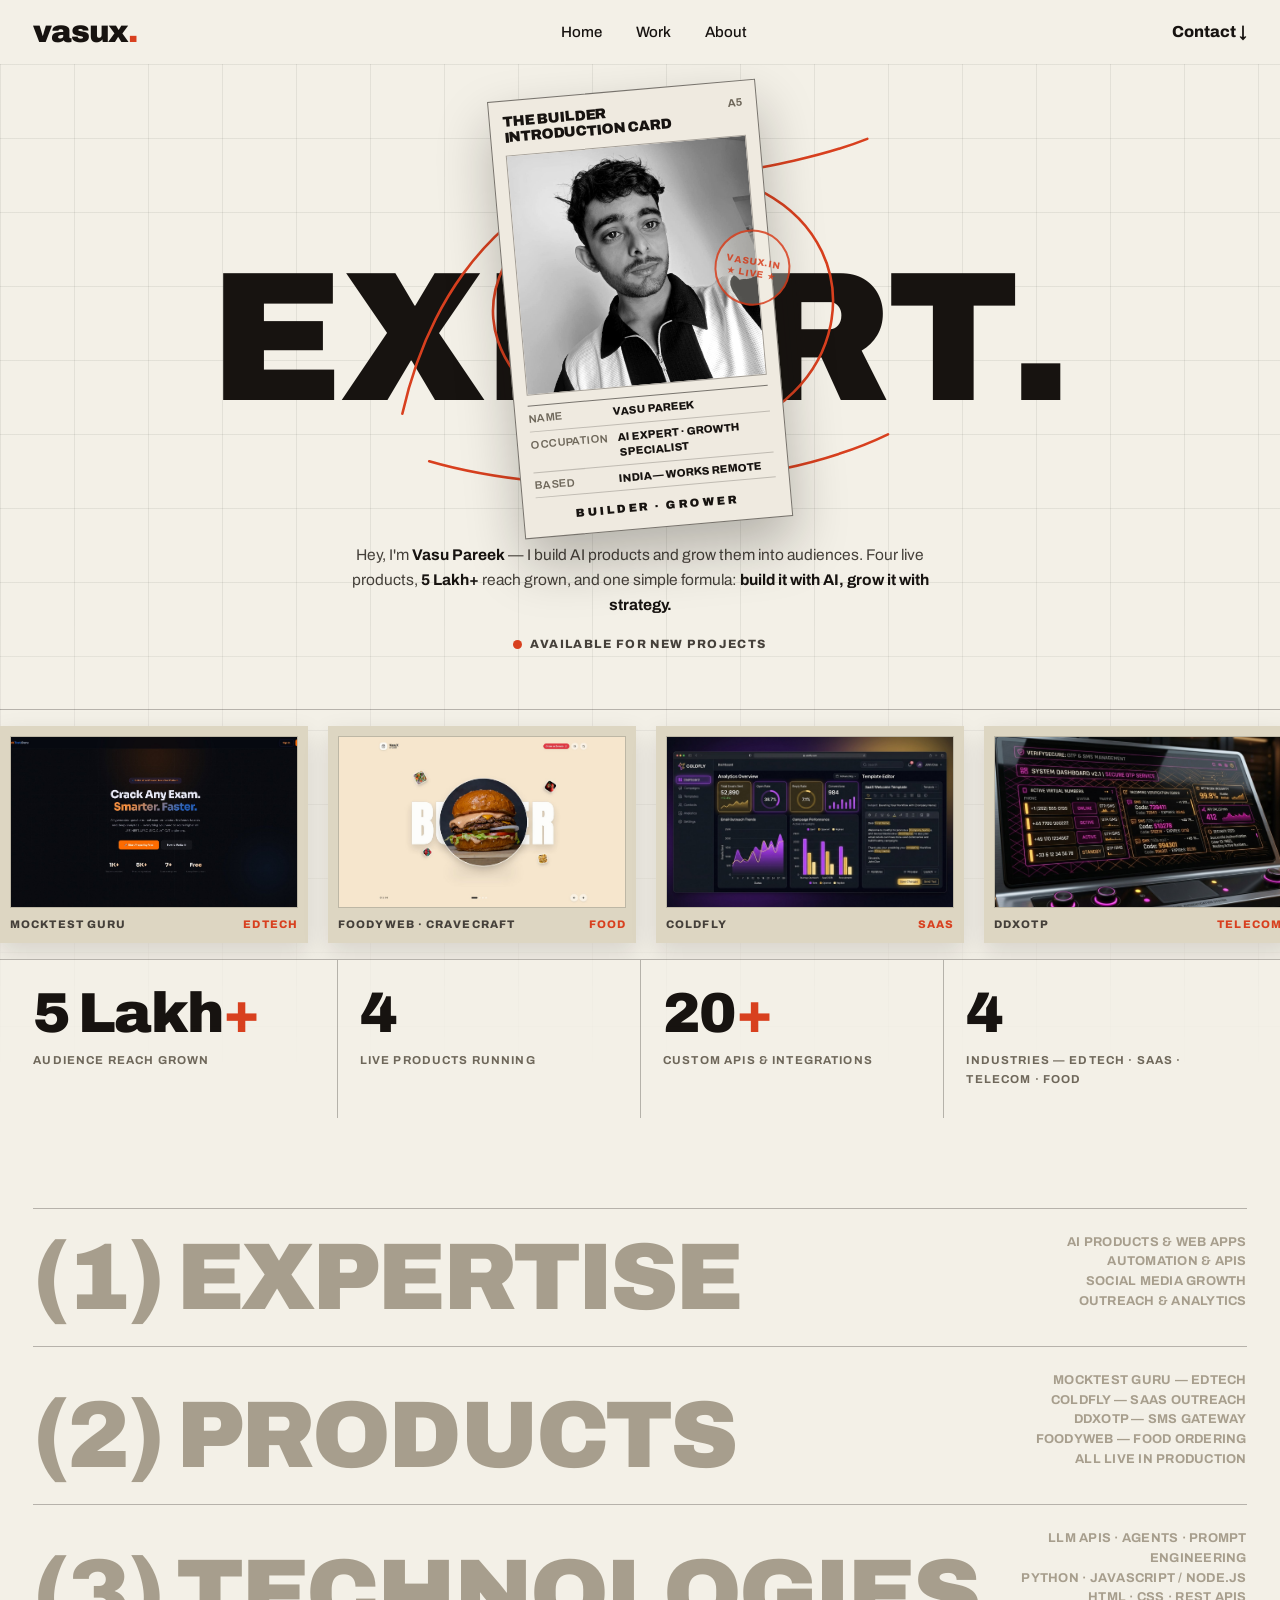
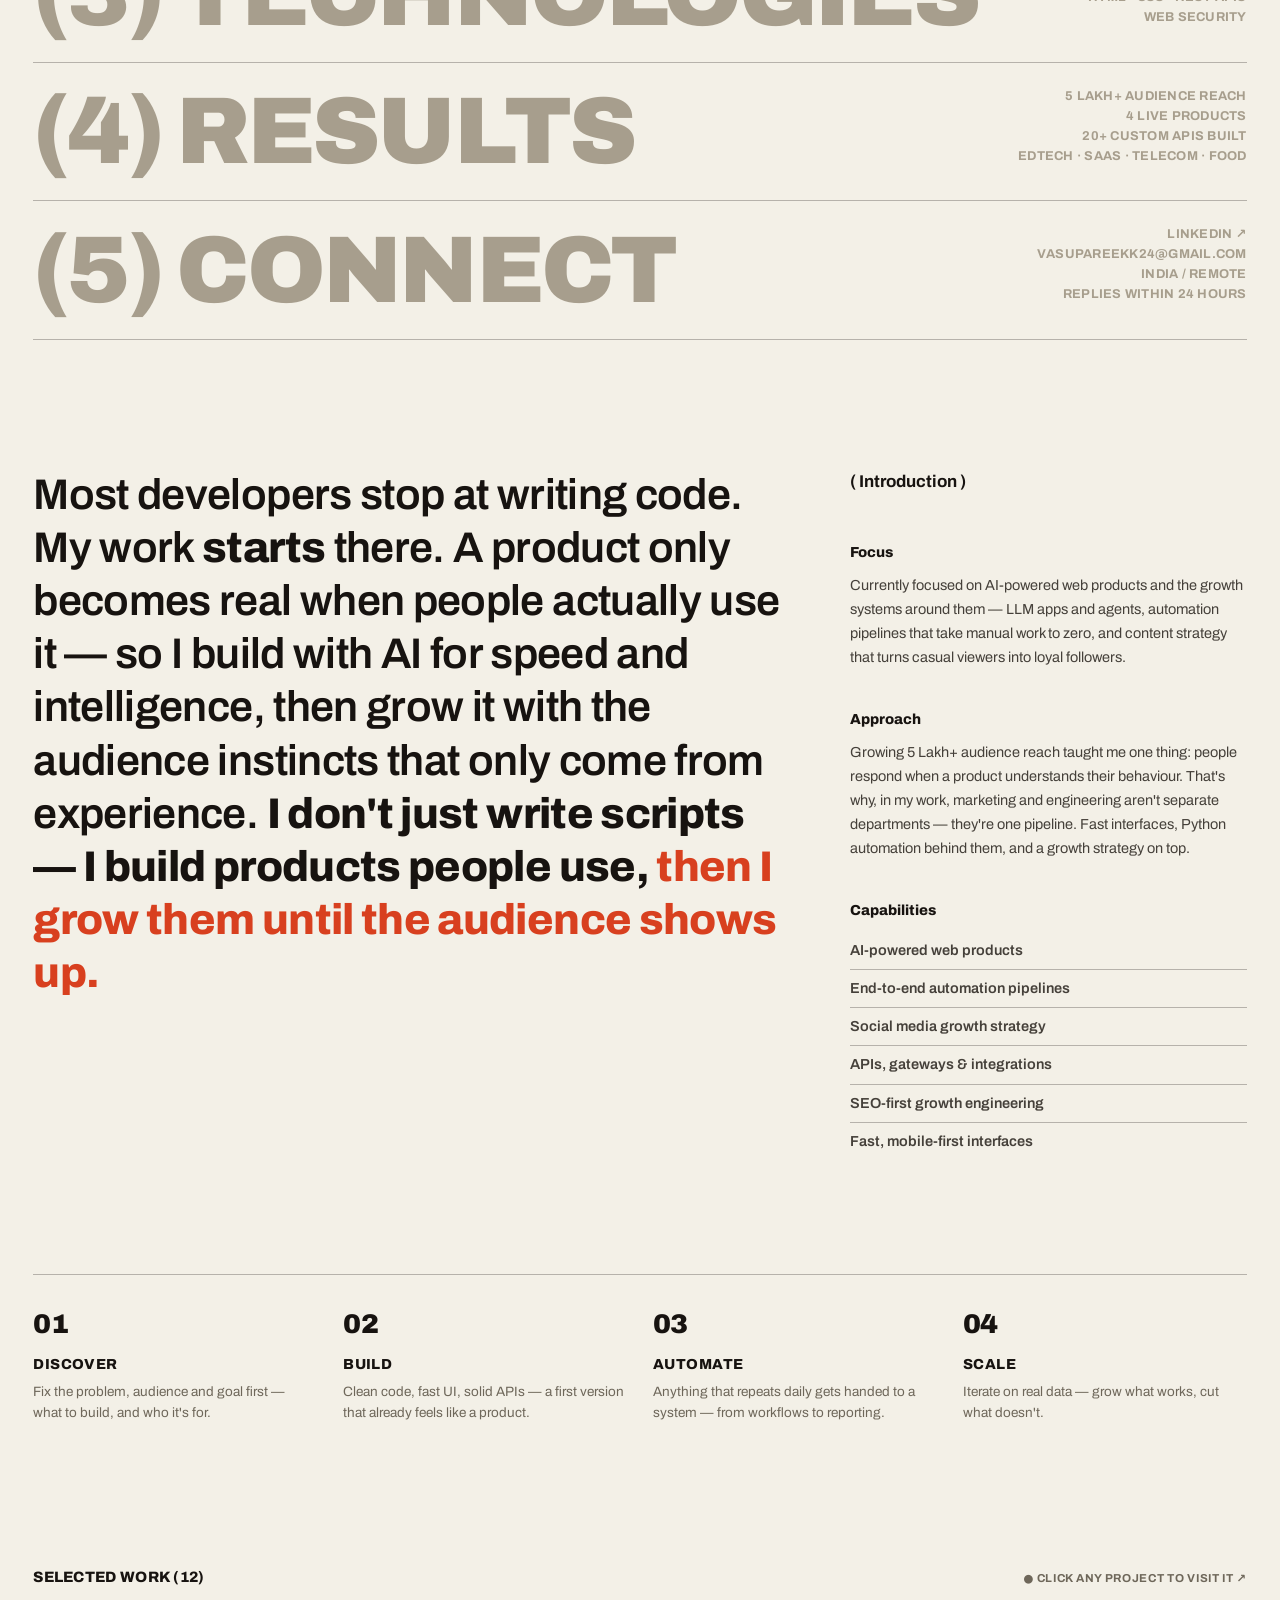
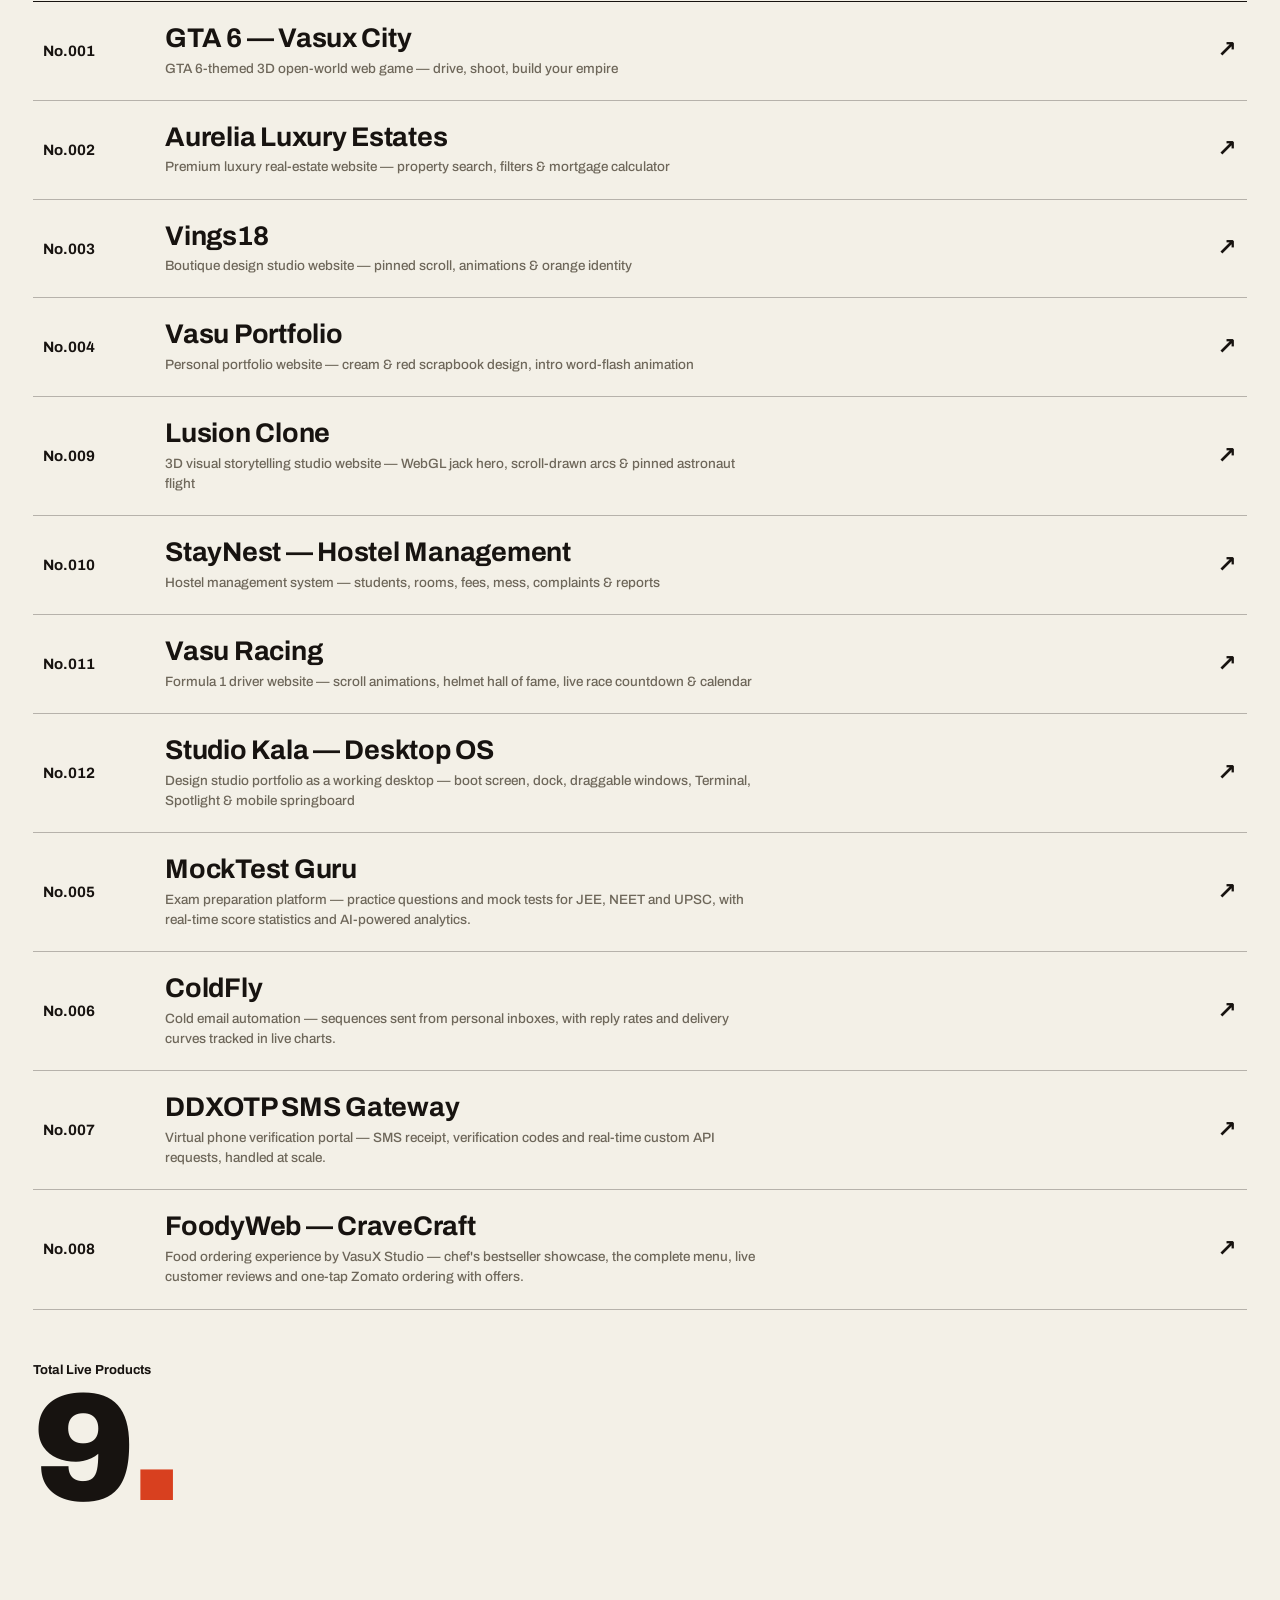
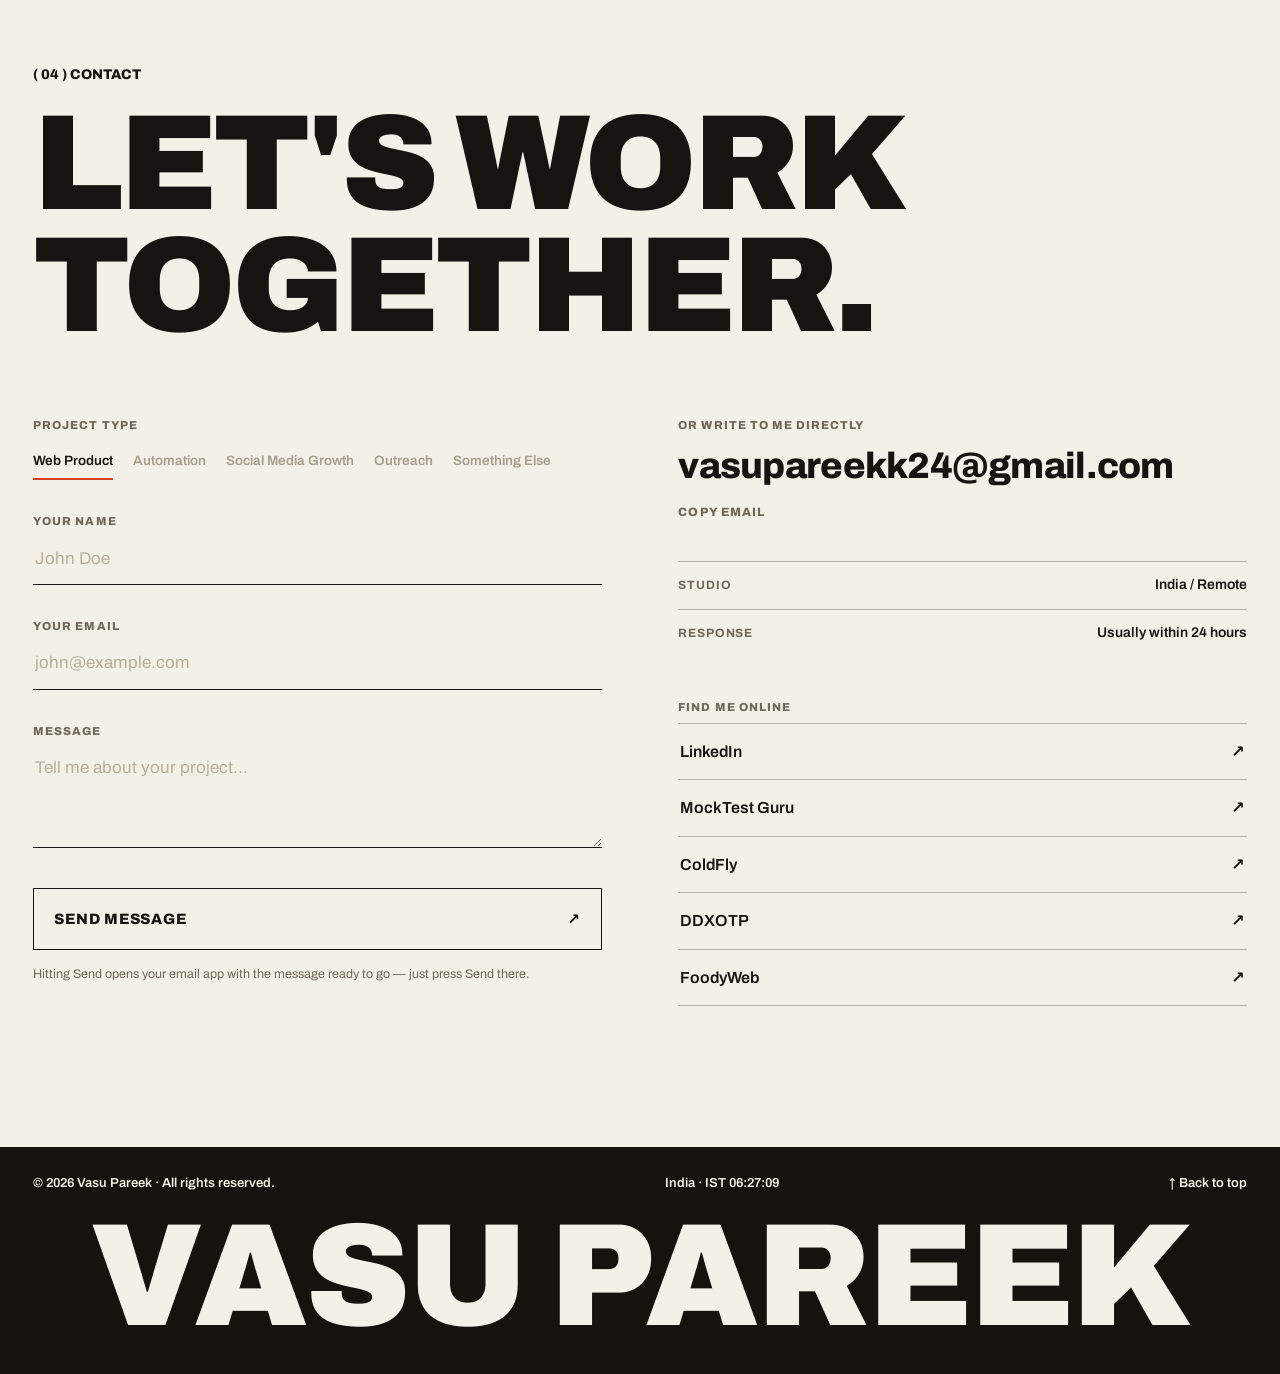
<file: vasux-portfolio/index.html>
<!doctype html>
<html lang="en">
<head>
<meta charset="utf-8" />
<meta name="viewport" content="width=device-width, initial-scale=1, viewport-fit=cover" />
<meta name="color-scheme" content="light" />
<meta name="description" content="Vasux.in — Vasu Pareek, AI expert and social media growth specialist. Builder of live products MockTest Guru, ColdFly, DDXOTP and FoodyWeb, with 5 Lakh+ audience reach grown." />
<link rel="icon" href="data:," />
<title>Vasux.in — AI Expert &amp; Social Media Growth | Vasu Pareek</title>
<link rel="preconnect" href="https://fonts.googleapis.com">
<link rel="preconnect" href="https://fonts.gstatic.com" crossorigin>
<link href="https://fonts.googleapis.com/css2?family=Archivo:wght@400;500;600;700;800;900&display=swap" rel="stylesheet">
<link rel="stylesheet" href="assets/css/style.css">
</head>
<body>

<!-- TOP BAR -->
<div class="topbar">
  <div class="wrap">
    <a class="logo" href="#top" aria-label="Vasux.in home">vasux<i>.</i></a>
    <nav aria-label="Main">
      <a href="#top">Home</a>
      <a href="#work">Work</a>
      <a href="#about">About</a>
    </nav>
    <a class="top-contact" href="#contact">Contact ↓</a>
  </div>
</div>

<main id="top">

  <!-- HERO -->
  <div class="hero">
    <div class="hero-stack">
      <h1 class="display" aria-label="AI Expert and Growth Engineer">
        <span class="line"><span class="rot" id="rotA">AI</span></span>
        <span class="line"><span class="rot" id="rotB">Expert.</span></span>
      </h1>

      <svg class="scribble" viewBox="0 0 600 400" fill="none" aria-hidden="true">
        <path pathLength="1" d="M70 310 C120 90 300 30 420 96 C528 155 500 300 372 330 C250 358 120 268 168 168 C210 80 400 92 520 44" stroke="#D8401F" stroke-width="2.5" stroke-linecap="round"/>
        <path pathLength="1" d="M96 356 C220 392 420 388 540 330" stroke="#D8401F" stroke-width="2.5" stroke-linecap="round"/>
      </svg>

      <div class="idcard" aria-label="Introduction card for Vasu Pareek">
        <div class="card-head"><b>The Builder<br>Introduction Card</b><span>A5</span></div>
        <div class="photo"><img src="assets/img/id-photo.jpg" alt="Portrait photo of Vasu Pareek" width="720" height="720"></div>
        <div class="fields">
          <div class="frow"><span class="k">Name</span><span class="v">Vasu Pareek</span></div>
          <div class="frow"><span class="k">Occupation</span><span class="v">AI Expert · Growth Specialist</span></div>
          <div class="frow"><span class="k">Based</span><span class="v">India — Works Remote</span></div>
        </div>
        <p class="card-foot">Builder · Grower</p>
        <span class="stamp" aria-hidden="true">Vasux.in<br>★ Live ★</span>
      </div>
    </div>

    <p class="hero-intro">Hey, I'm <strong>Vasu Pareek</strong> — I build AI products and grow them into audiences. Four live products, <strong>5 Lakh+</strong> reach grown, and one simple formula: <strong>build it with AI, grow it with strategy.</strong><br>
    <span class="avail"><i></i> Available for new projects</span></p>

    <!-- SCREENSHOT MARQUEE -->
    <div class="marquee" aria-hidden="true">
      <div class="marquee-track" id="marqueeTrack">
        <div class="frame"><img src="assets/img/preview-mocktest.jpg" alt="" loading="lazy"><span class="cap"><span>MockTest Guru</span><em>EdTech</em></span></div>
        <div class="frame"><img src="assets/img/preview-foodyweb.jpg" alt="" loading="lazy"><span class="cap"><span>FoodyWeb · CraveCraft</span><em>Food</em></span></div>
        <div class="frame"><img src="assets/img/preview-coldfly.jpg" alt="" loading="lazy"><span class="cap"><span>ColdFly</span><em>SaaS</em></span></div>
        <div class="frame"><img src="assets/img/preview-ddxotp.jpg" alt="" loading="lazy"><span class="cap"><span>DDXOTP</span><em>Telecom</em></span></div>
      </div>
    </div>

    <!-- STATS -->
    <div class="wrap">
      <div class="stats">
        <div class="stat rv"><b>5 Lakh<em>+</em></b><span>Audience reach grown</span></div>
        <div class="stat rv"><b>4</b><span>Live products running</span></div>
        <div class="stat rv"><b>20<em>+</em></b><span>Custom APIs &amp; integrations</span></div>
        <div class="stat rv"><b>4</b><span>Industries — EdTech · SaaS · Telecom · Food</span></div>
      </div>
    </div>
  </div>

  <!-- GIANT INDEX ROWS -->
  <div class="wrap">
    <nav class="index" aria-label="Overview">
      <a class="irow rvT" href="#services">
        <h3>(1) Expertise</h3>
        <span class="det">AI Products &amp; Web Apps<br>Automation &amp; APIs<br>Social Media Growth<br>Outreach &amp; Analytics</span>
      </a>
      <a class="irow rvT" href="#work">
        <h3>(2) Products</h3>
        <span class="det">MockTest Guru — EdTech<br>ColdFly — SaaS Outreach<br>DDXOTP — SMS Gateway<br>FoodyWeb — Food Ordering<br>All Live in Production</span>
      </a>
      <a class="irow rvT" href="#about">
        <h3>(3) Technologies</h3>
        <span class="det">LLM APIs · Agents · Prompt Engineering<br>Python · JavaScript / Node.js<br>HTML · CSS · REST APIs<br>Web Security</span>
      </a>
      <a class="irow rvT" href="#about">
        <h3>(4) Results</h3>
        <span class="det">5 Lakh+ Audience Reach<br>4 Live Products<br>20+ Custom APIs Built<br>EdTech · SaaS · Telecom · Food</span>
      </a>
      <a class="irow rvT" href="#contact">
        <h3>(5) Connect</h3>
        <span class="det">LinkedIn ↗<br>vasupareekk24@gmail.com<br>India / Remote<br>Replies Within 24 Hours</span>
      </a>
    </nav>
  </div>

  <!-- INTRODUCTION / ABOUT -->
  <section class="intro wrap" id="about">
    <div class="intro-grid">
      <p class="big-statement rv">Most developers stop at writing code. My work <strong>starts</strong> there. A product only becomes real when people actually use it — so I build with AI for speed and intelligence, then grow it with the audience instincts that only come from experience. <strong>I don't just write scripts — I build products people use, <span class="red">then I grow them until the audience shows up.</span></strong></p>
      <div class="intro-side rv">
        <p class="paren">( Introduction )</p>
        <div class="side-block">
          <h4>Focus</h4>
          <p>Currently focused on AI-powered web products and the growth systems around them — LLM apps and agents, automation pipelines that take manual work to zero, and content strategy that turns casual viewers into loyal followers.</p>
        </div>
        <div class="side-block">
          <h4>Approach</h4>
          <p>Growing 5 Lakh+ audience reach taught me one thing: people respond when a product understands their behaviour. That's why, in my work, marketing and engineering aren't separate departments — they're one pipeline. Fast interfaces, Python automation behind them, and a growth strategy on top.</p>
        </div>
        <div class="side-block" id="services">
          <h4>Capabilities</h4>
          <ul>
            <li>AI-powered web products</li>
            <li>End-to-end automation pipelines</li>
            <li>Social media growth strategy</li>
            <li>APIs, gateways &amp; integrations</li>
            <li>SEO-first growth engineering</li>
            <li>Fast, mobile-first interfaces</li>
          </ul>
        </div>
      </div>
    </div>

    <div class="process" aria-label="How I work">
      <div class="pstep rv"><span class="pn">01</span><h5>Discover</h5><p>Fix the problem, audience and goal first — what to build, and who it's for.</p></div>
      <div class="pstep rv"><span class="pn">02</span><h5>Build</h5><p>Clean code, fast UI, solid APIs — a first version that already feels like a product.</p></div>
      <div class="pstep rv"><span class="pn">03</span><h5>Automate</h5><p>Anything that repeats daily gets handed to a system — from workflows to reporting.</p></div>
      <div class="pstep rv"><span class="pn">04</span><h5>Scale</h5><p>Iterate on real data — grow what works, cut what doesn't.</p></div>
    </div>
  </section>

  <!-- SELECTED WORK -->
  <section class="work wrap" id="work">
    <div class="work-head rv">
      <span class="t">Selected Work (12)</span>
      <span class="hint">● Click any project to visit it ↗</span>
    </div>

    <a class="wrow rv" href="https://gta-6-vasux.vercel.app/" target="_blank" rel="noopener" data-img="assets/img/preview-gta.jpg">
      <span class="no">No.001</span>
      <span><span class="nm">GTA 6 — Vasux City</span><span class="cat">GTA 6-themed 3D open-world web game — drive, shoot, build your empire</span></span>
      <span class="arr">↗</span>
    </a>
    <a class="wrow rv" href="https://aurelia-luxury-estates-vasuxpareek24s-projects.vercel.app" target="_blank" rel="noopener" data-img="assets/img/preview-aurelia.jpg">
      <span class="no">No.002</span>
      <span><span class="nm">Aurelia Luxury Estates</span><span class="cat">Premium luxury real-estate website — property search, filters & mortgage calculator</span></span>
      <span class="arr">↗</span>
    </a>
    <a class="wrow rv" href="https://two26-studio-clone-vasuxpareek24s-projects.vercel.app" target="_blank" rel="noopener" data-img="assets/img/preview-vings18.jpg">
      <span class="no">No.003</span>
      <span><span class="nm">Vings18</span><span class="cat">Boutique design studio website — pinned scroll, animations & orange identity</span></span>
      <span class="arr">↗</span>
    </a>
    <a class="wrow rv" href="https://vasu-portfolio-vasuxpareek24s-projects.vercel.app" target="_blank" rel="noopener" data-img="assets/img/preview-vasuportfolio.jpg">
      <span class="no">No.004</span>
      <span><span class="nm">Vasu Portfolio</span><span class="cat">Personal portfolio website — cream &amp; red scrapbook design, intro word-flash animation</span></span>
      <span class="arr">↗</span>
    </a>
    <a class="wrow rv" href="https://lusion-clone-vasuxpareek24s-projects.vercel.app" target="_blank" rel="noopener" data-img="assets/img/preview-lusion.jpg">
      <span class="no">No.009</span>
      <span><span class="nm">Lusion Clone</span><span class="cat">3D visual storytelling studio website — WebGL jack hero, scroll-drawn arcs &amp; pinned astronaut flight</span></span>
      <span class="arr">↗</span>
    </a>
    <a class="wrow rv" href="https://staynest-hostel-management-vasuxpareek24s-projects.vercel.app" target="_blank" rel="noopener" data-img="assets/img/preview-staynest.jpg">
      <span class="no">No.010</span>
      <span><span class="nm">StayNest — Hostel Management</span><span class="cat">Hostel management system — students, rooms, fees, mess, complaints &amp; reports</span></span>
      <span class="arr">↗</span>
    </a>
    <a class="wrow rv" href="https://vasu-racing-vasuxpareek24s-projects.vercel.app" target="_blank" rel="noopener" data-img="assets/img/preview-vasuracing.jpg">
      <span class="no">No.011</span>
      <span><span class="nm">Vasu Racing</span><span class="cat">Formula 1 driver website — scroll animations, helmet hall of fame, live race countdown &amp; calendar</span></span>
      <span class="arr">↗</span>
    </a>
    <a class="wrow rv" href="https://studio-kala-desktop-vasuxpareek24s-projects.vercel.app" target="_blank" rel="noopener" data-img="assets/img/preview-studiokala.jpg">
      <span class="no">No.012</span>
      <span><span class="nm">Studio Kala — Desktop OS</span><span class="cat">Design studio portfolio as a working desktop — boot screen, dock, draggable windows, Terminal, Spotlight &amp; mobile springboard</span></span>
      <span class="arr">↗</span>
    </a>
    <a class="wrow rv" href="https://www.mocktest.guru" target="_blank" rel="noopener" data-img="assets/img/preview-mocktest.jpg">
      <span class="no">No.005</span>
      <span><span class="nm">MockTest Guru</span><span class="cat">Exam preparation platform — practice questions and mock tests for JEE, NEET and UPSC, with real-time score statistics and AI-powered analytics.</span></span>
      <span class="arr">↗</span>
    </a>
    <a class="wrow rv" href="https://www.coldfly.xyz" target="_blank" rel="noopener" data-img="assets/img/preview-coldfly.jpg">
      <span class="no">No.006</span>
      <span><span class="nm">ColdFly</span><span class="cat">Cold email automation — sequences sent from personal inboxes, with reply rates and delivery curves tracked in live charts.</span></span>
      <span class="arr">↗</span>
    </a>
    <a class="wrow rv" href="https://www.ddxotp.xyz" target="_blank" rel="noopener" data-img="assets/img/preview-ddxotp.jpg">
      <span class="no">No.007</span>
      <span><span class="nm">DDXOTP SMS Gateway</span><span class="cat">Virtual phone verification portal — SMS receipt, verification codes and real-time custom API requests, handled at scale.</span></span>
      <span class="arr">↗</span>
    </a>
    <a class="wrow rv" href="https://foodyweb-swart.vercel.app/" target="_blank" rel="noopener" data-img="assets/img/preview-foodyweb.jpg">
      <span class="no">No.008</span>
      <span><span class="nm">FoodyWeb — CraveCraft</span><span class="cat">Food ordering experience by VasuX Studio — chef's bestseller showcase, the complete menu, live customer reviews and one-tap Zomato ordering with offers.</span></span>
      <span class="arr">↗</span>
    </a>

    <div class="total rv">
      <span class="tl">Total Live Products</span>
      <div class="tn">9<em>.</em></div>
    </div>
  </section>

  <!-- CONTACT -->
  <section class="contact wrap" id="contact">
    <span class="clabel rv">( 04 ) Contact</span>
    <h2 class="contact-title display rv">Let's Work<br>Together.</h2>

    <div class="contact-grid">
      <form id="contactForm" class="rv">
        <div class="fld">
          <span class="direct-label" id="typeLabel">Project Type</span>
          <div class="chips" id="typeChips" role="group" aria-labelledby="typeLabel" style="margin-top:6px">
            <button type="button" class="chip active" data-type="New Web Product">Web Product</button>
            <button type="button" class="chip" data-type="Automation / API System">Automation</button>
            <button type="button" class="chip" data-type="Social Media Growth">Social Media Growth</button>
            <button type="button" class="chip" data-type="AI Outreach Collaboration">Outreach</button>
            <button type="button" class="chip" data-type="Something Else">Something Else</button>
          </div>
          <input type="hidden" id="fSubject" value="New Web Product — Project Inquiry">
        </div>
        <div class="fld">
          <label for="fName">Your Name</label>
          <input type="text" id="fName" placeholder="John Doe" required>
        </div>
        <div class="fld">
          <label for="fEmail">Your Email</label>
          <input type="email" id="fEmail" placeholder="john@example.com" required>
        </div>
        <div class="fld">
          <label for="fMsg">Message</label>
          <textarea id="fMsg" placeholder="Tell me about your project..." required></textarea>
        </div>
        <button class="send" type="submit"><span>Send Message</span><span aria-hidden="true">↗</span></button>
        <p class="form-note" id="formNote">Hitting Send opens your email app with the message ready to go — just press Send there.</p>
      </form>

      <div class="rv">
        <span class="direct-label">Or write to me directly</span>
        <a class="big-email" href="mailto:vasupareekk24@gmail.com">vasupareekk24@gmail.com</a>
        <button class="copy-btn" id="copyEmail" type="button">Copy Email</button>

        <div class="meta-rows">
          <div class="meta-row"><span class="k">Studio</span><span class="v">India / Remote</span></div>
          <div class="meta-row"><span class="k">Response</span><span class="v">Usually within 24 hours</span></div>
        </div>

        <p class="find-label">Find me online</p>
        <div>
          <a class="srow" href="https://www.linkedin.com/in/vasu-pareek-4b5302367/" target="_blank" rel="noopener"><span>LinkedIn</span><span aria-hidden="true">↗</span></a>
          <a class="srow" href="https://www.mocktest.guru" target="_blank" rel="noopener"><span>MockTest Guru</span><span aria-hidden="true">↗</span></a>
          <a class="srow" href="https://www.coldfly.xyz" target="_blank" rel="noopener"><span>ColdFly</span><span aria-hidden="true">↗</span></a>
          <a class="srow" href="https://www.ddxotp.xyz" target="_blank" rel="noopener"><span>DDXOTP</span><span aria-hidden="true">↗</span></a>
          <a class="srow" href="https://foodyweb-swart.vercel.app/" target="_blank" rel="noopener"><span>FoodyWeb</span><span aria-hidden="true">↗</span></a>
        </div>
      </div>
    </div>
  </section>
</main>

<!-- FOOTER -->
<footer>
  <div class="wrap">
    <div class="foot-top">
      <span>© 2026 Vasu Pareek · All rights reserved.</span>
      <span id="istClock">India — : —</span>
      <a href="#top">↑ Back to top</a>
    </div>
    <div class="foot-name rv" aria-hidden="true">Vasu Pareek</div>
  </div>
</footer>

<div id="preview" aria-hidden="true"><img id="previewImg" src="assets/img/preview-mocktest.jpg" alt=""></div>

<script src="assets/js/main.js"></script>
</body>
</html>
</file>
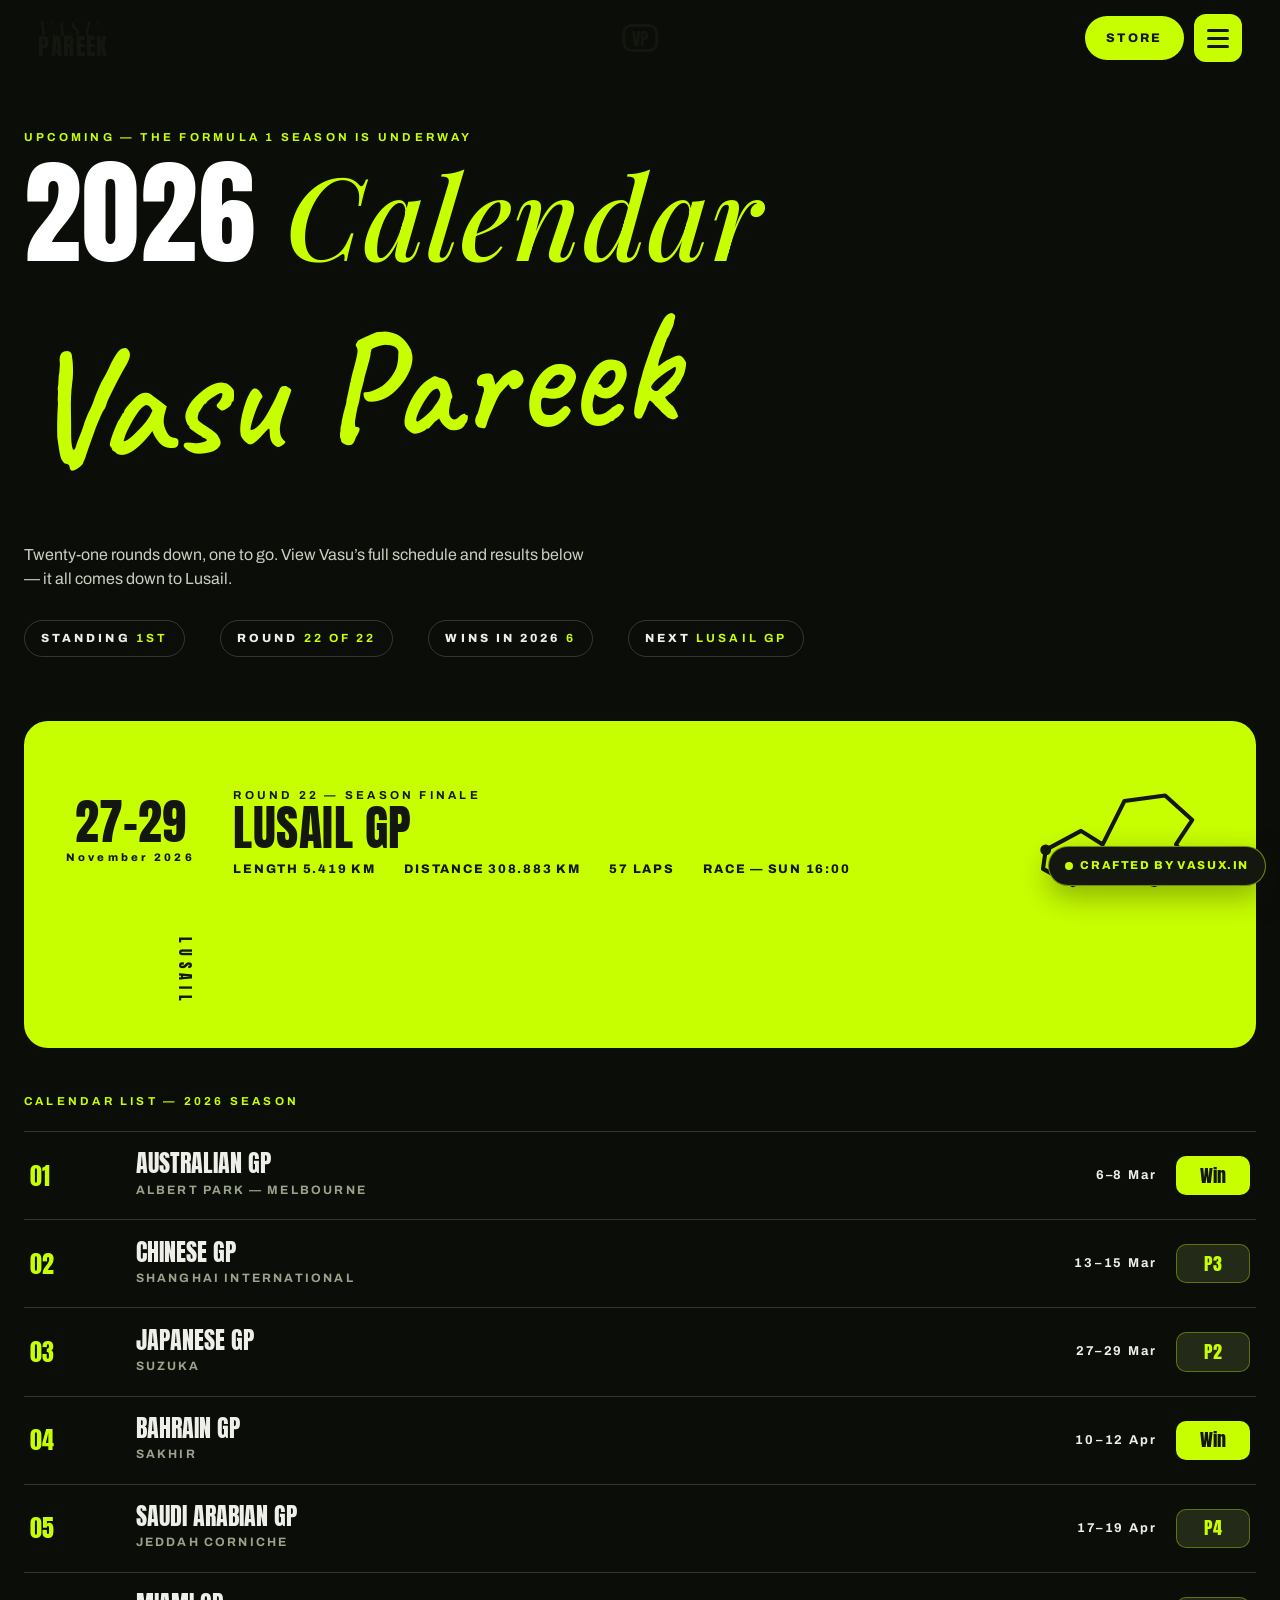
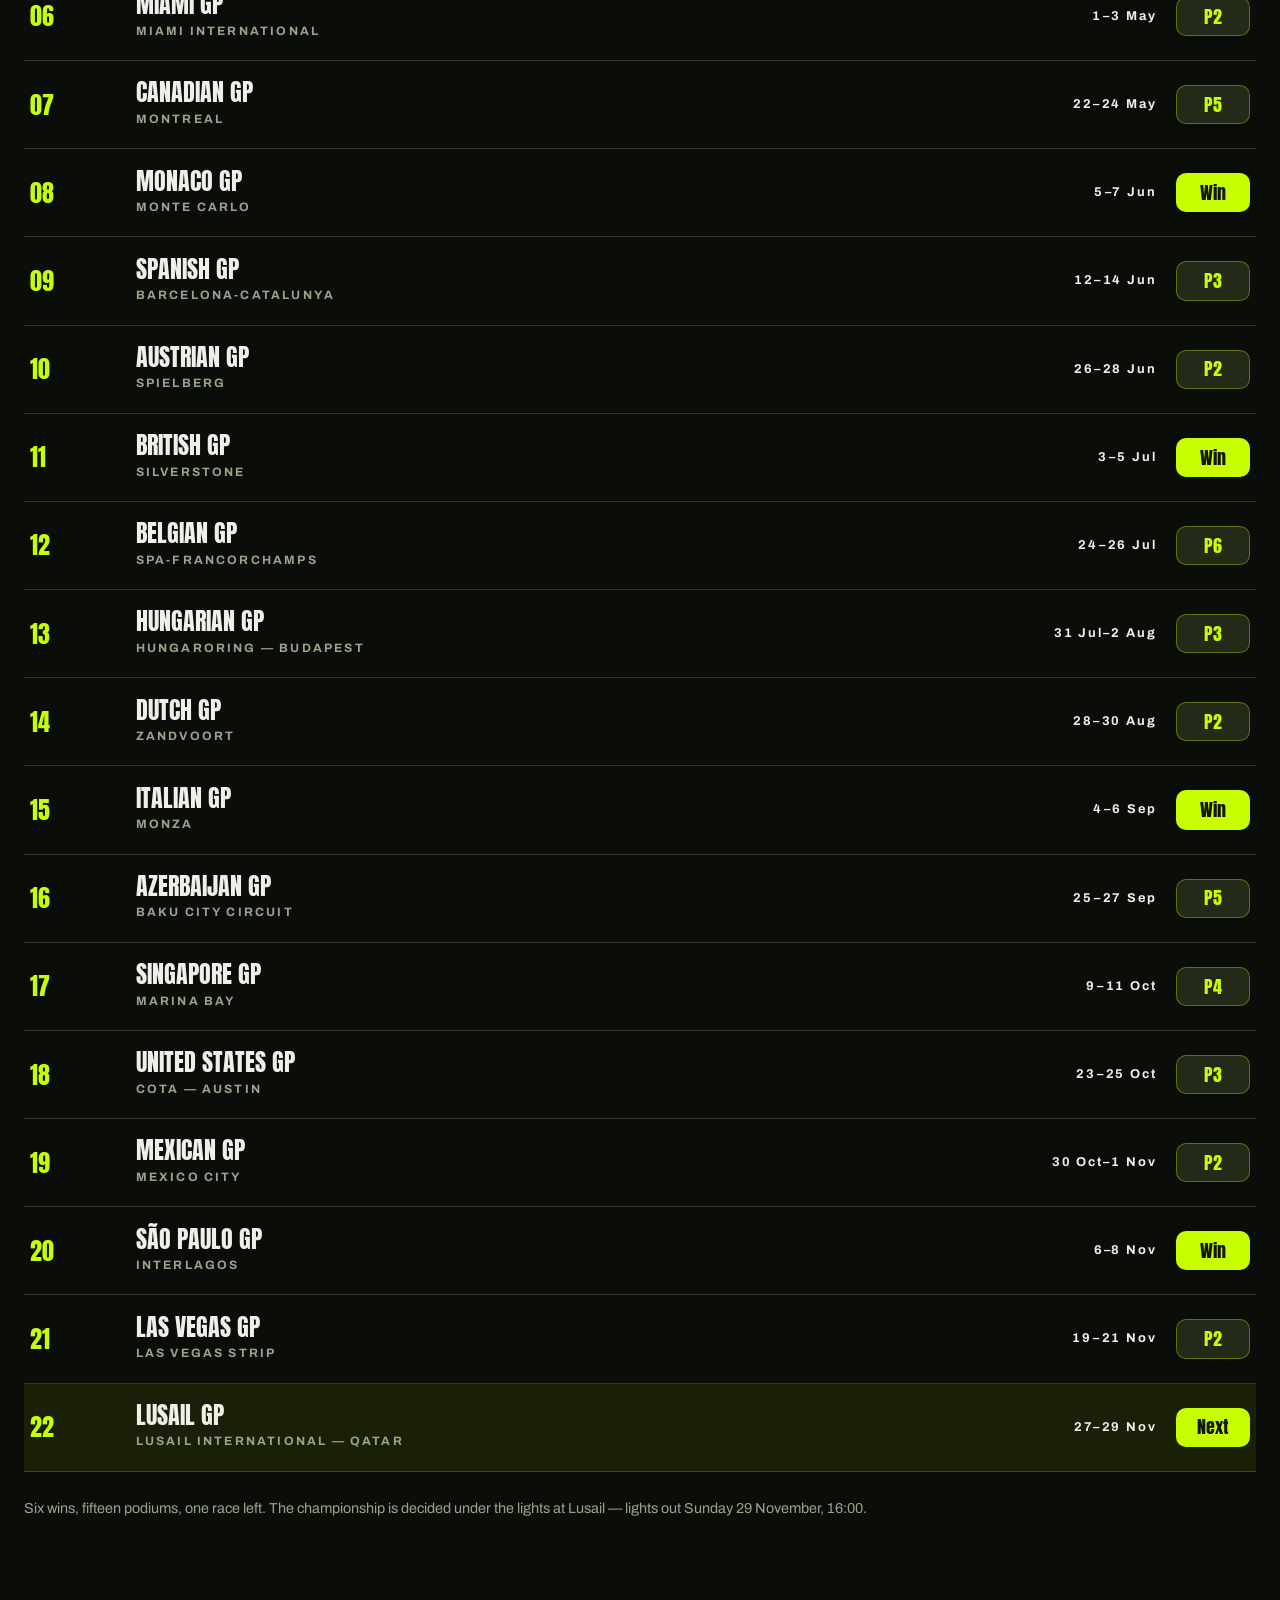
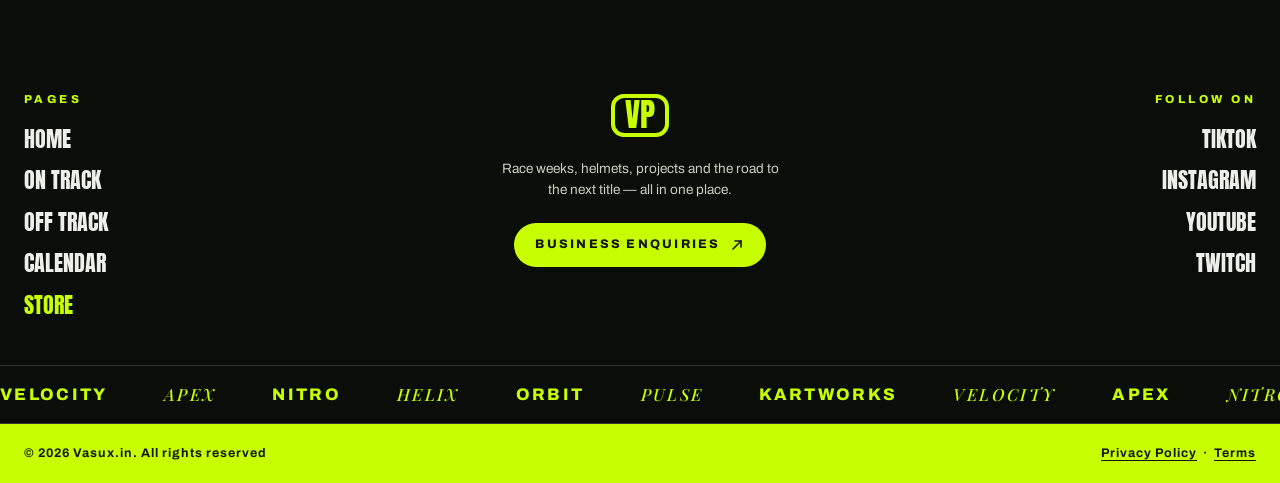
<file: vasu-racing/assets/calendar.html>
<!doctype html>
<html lang="en">
<head>
<meta charset="utf-8">
<meta name="viewport" content="width=device-width, initial-scale=1, viewport-fit=cover">
<meta name="color-scheme" content="light dark">
<link rel="icon" href="data:,">
<title>2026 Calendar — Vasu Pareek | Vasu Racing</title>
<meta name="description" content="Vasu Pareek's full 2026 Formula 1 calendar: every round, result and the Lusail GP season finale, 27–29 November.">
<link rel="stylesheet" href="css/style.css">
</head>
<body>

<header class="site">
  <a class="wordmark" href="../index.html" aria-label="Vasu Pareek — home">
    <span class="wm-top">VASU</span>
    <span class="wm-bottom">PAREEK</span>
  </a>
  <div class="header-mono" aria-hidden="true">VP</div>
  <div class="header-actions">
    <a class="pill" href="https://vasux.in" target="_blank" rel="noopener">Store</a>
    <button class="burger" id="burger" aria-label="Toggle menu" aria-expanded="false" aria-controls="menu">
      <span></span><span></span><span></span>
    </button>
  </div>
</header>

<nav id="menu" aria-label="Main menu">
  <svg class="contours" width="100%" height="100%" preserveAspectRatio="none" viewBox="0 0 1440 700" aria-hidden="true">
    <g fill="none" stroke="#C8FF00" stroke-width="1" opacity="0.32">
      <path d="M-40 140 C240 70 430 210 730 140 C1030 70 1210 220 1480 130"/>
      <path d="M-40 220 C260 150 450 290 750 220 C1050 150 1230 300 1480 210"/>
      <path d="M-40 320 C280 240 470 390 770 320 C1070 250 1250 400 1480 310"/>
      <path d="M-40 430 C300 350 490 500 790 430 C1090 360 1270 510 1480 420"/>
      <path d="M-40 540 C320 460 510 610 810 540 C1110 470 1290 620 1480 530"/>
    </g>
  </svg>
  <div class="menu-inner">
    <div class="menu-photos" aria-hidden="true">
      <figure><img src="img/helmets-hero.jpg" alt=""></figure>
      <figure><img src="img/collage-trophy.jpg" alt=""></figure>
      <figure><img src="img/social-selfie.jpg" alt=""></figure>
      <figure><img src="img/collage-pitlane.jpg" alt=""></figure>
    </div>
    <div class="menu-links">
      <a href="../index.html">Home</a>
      <a href="on-track.html">On Track</a>
      <a href="off-track.html">Off Track</a>
      <a href="calendar.html" aria-current="page">Calendar
        <svg class="scribble" viewBox="0 0 200 20" preserveAspectRatio="none" aria-hidden="true"><path d="M4 14 C60 4 140 20 196 8" stroke="currentColor" stroke-width="5" fill="none" stroke-linecap="round"/></svg>
      </a>
    </div>
    <div class="menu-foot">
      <div class="since">
        <svg width="26" height="26" viewBox="0 0 64 64" fill="#C8FF00" aria-hidden="true"><ellipse cx="18" cy="14" rx="3" ry="6" transform="rotate(-30 18 14)"/><ellipse cx="12" cy="26" rx="3" ry="6" transform="rotate(-55 12 26)"/><ellipse cx="13" cy="39" rx="3" ry="6" transform="rotate(-80 13 39)"/><ellipse cx="20" cy="50" rx="3" ry="6" transform="rotate(-105 20 50)"/><ellipse cx="46" cy="14" rx="3" ry="6" transform="rotate(30 46 14)"/><ellipse cx="52" cy="26" rx="3" ry="6" transform="rotate(55 52 26)"/><ellipse cx="51" cy="39" rx="3" ry="6" transform="rotate(80 51 39)"/><ellipse cx="44" cy="50" rx="3" ry="6" transform="rotate(105 44 50)"/><path d="M24 36 a8 8 0 0 1 16 0 l1 5 H23 Z"/></svg>
        RACING SINCE 2019
      </div>
      <a class="text-link" href="https://vasux.in" target="_blank" rel="noopener" style="color:#EDEFE8">Business Enquiries</a>
      <div class="socials-mini">
        <a href="https://vasux.in" target="_blank" rel="noopener">TikTok</a>
        <a href="https://vasux.in" target="_blank" rel="noopener">Instagram</a>
        <a href="https://vasux.in" target="_blank" rel="noopener">YouTube</a>
        <a href="https://vasux.in" target="_blank" rel="noopener">Twitch</a>
      </div>
    </div>
  </div>
</nav>

<main>
  <!-- ============ CALENDAR HERO ============ -->
  <section class="cal-hero">
    <div class="wrap">
      <span class="label">Upcoming — The Formula 1 season is underway</span>
      <h1>2026 <span class="serif">Calendar</span></h1>
      <div class="big-sig" aria-hidden="true">Vasu Pareek</div>
      <p style="max-width:560px;color:#C9CFC0;margin-top:2.4rem">Twenty-one rounds down, one to go. View Vasu&rsquo;s full schedule and results below — it all comes down to Lusail.</p>
      <div class="cal-tags">
        <span>Standing <b>1st</b></span>
        <span>Round <b>22 of 22</b></span>
        <span>Wins in 2026 <b>6</b></span>
        <span>Next <b>Lusail GP</b></span>
      </div>
    </div>
  </section>

  <!-- ============ CALENDAR LIST ============ -->
  <section class="cal-list-sec">
    <div class="wrap">
      <div class="lusail-card" data-reveal>
        <div class="lc-dates">27–29<small>November 2026</small></div>
        <div>
          <span class="label">Round 22 — Season Finale</span>
          <h3>Lusail GP</h3>
          <div class="lc-facts"><span>Length 5.419 km</span><span>Distance 308.883 km</span><span>57 Laps</span><span>Race — Sun 16:00</span></div>
        </div>
        <svg class="track" viewBox="0 0 140 100" fill="none" aria-hidden="true"><path d="M16 64 L42 50 L58 60 L74 28 L104 24 L124 42 L112 60 L126 78 L96 90 L62 80 L36 90 L14 78 Z" stroke="#14170F" stroke-width="3" stroke-linejoin="round"/><circle cx="16" cy="64" r="4" fill="#14170F"/></svg>
        <span class="vert" aria-hidden="true">LUSAIL</span>
      </div>

      <span class="label" style="color:#C8FF00" data-reveal>Calendar List — 2026 Season</span>
      <ol class="cal-list" style="margin-top:1.2rem" data-reveal>
        <li class="cal-row"><span class="rnd">01</span><div class="race"><b>Australian GP</b><span>Albert Park — Melbourne</span></div><span class="dates">6–8 Mar</span><span class="res win">Win</span></li>
        <li class="cal-row"><span class="rnd">02</span><div class="race"><b>Chinese GP</b><span>Shanghai International</span></div><span class="dates">13–15 Mar</span><span class="res">P3</span></li>
        <li class="cal-row"><span class="rnd">03</span><div class="race"><b>Japanese GP</b><span>Suzuka</span></div><span class="dates">27–29 Mar</span><span class="res">P2</span></li>
        <li class="cal-row"><span class="rnd">04</span><div class="race"><b>Bahrain GP</b><span>Sakhir</span></div><span class="dates">10–12 Apr</span><span class="res win">Win</span></li>
        <li class="cal-row"><span class="rnd">05</span><div class="race"><b>Saudi Arabian GP</b><span>Jeddah Corniche</span></div><span class="dates">17–19 Apr</span><span class="res">P4</span></li>
        <li class="cal-row"><span class="rnd">06</span><div class="race"><b>Miami GP</b><span>Miami International</span></div><span class="dates">1–3 May</span><span class="res">P2</span></li>
        <li class="cal-row"><span class="rnd">07</span><div class="race"><b>Canadian GP</b><span>Montreal</span></div><span class="dates">22–24 May</span><span class="res">P5</span></li>
        <li class="cal-row"><span class="rnd">08</span><div class="race"><b>Monaco GP</b><span>Monte Carlo</span></div><span class="dates">5–7 Jun</span><span class="res win">Win</span></li>
        <li class="cal-row"><span class="rnd">09</span><div class="race"><b>Spanish GP</b><span>Barcelona-Catalunya</span></div><span class="dates">12–14 Jun</span><span class="res">P3</span></li>
        <li class="cal-row"><span class="rnd">10</span><div class="race"><b>Austrian GP</b><span>Spielberg</span></div><span class="dates">26–28 Jun</span><span class="res">P2</span></li>
        <li class="cal-row"><span class="rnd">11</span><div class="race"><b>British GP</b><span>Silverstone</span></div><span class="dates">3–5 Jul</span><span class="res win">Win</span></li>
        <li class="cal-row"><span class="rnd">12</span><div class="race"><b>Belgian GP</b><span>Spa-Francorchamps</span></div><span class="dates">24–26 Jul</span><span class="res">P6</span></li>
        <li class="cal-row"><span class="rnd">13</span><div class="race"><b>Hungarian GP</b><span>Hungaroring — Budapest</span></div><span class="dates">31 Jul–2 Aug</span><span class="res">P3</span></li>
        <li class="cal-row"><span class="rnd">14</span><div class="race"><b>Dutch GP</b><span>Zandvoort</span></div><span class="dates">28–30 Aug</span><span class="res">P2</span></li>
        <li class="cal-row"><span class="rnd">15</span><div class="race"><b>Italian GP</b><span>Monza</span></div><span class="dates">4–6 Sep</span><span class="res win">Win</span></li>
        <li class="cal-row"><span class="rnd">16</span><div class="race"><b>Azerbaijan GP</b><span>Baku City Circuit</span></div><span class="dates">25–27 Sep</span><span class="res">P5</span></li>
        <li class="cal-row"><span class="rnd">17</span><div class="race"><b>Singapore GP</b><span>Marina Bay</span></div><span class="dates">9–11 Oct</span><span class="res">P4</span></li>
        <li class="cal-row"><span class="rnd">18</span><div class="race"><b>United States GP</b><span>COTA — Austin</span></div><span class="dates">23–25 Oct</span><span class="res">P3</span></li>
        <li class="cal-row"><span class="rnd">19</span><div class="race"><b>Mexican GP</b><span>Mexico City</span></div><span class="dates">30 Oct–1 Nov</span><span class="res">P2</span></li>
        <li class="cal-row"><span class="rnd">20</span><div class="race"><b>São Paulo GP</b><span>Interlagos</span></div><span class="dates">6–8 Nov</span><span class="res win">Win</span></li>
        <li class="cal-row"><span class="rnd">21</span><div class="race"><b>Las Vegas GP</b><span>Las Vegas Strip</span></div><span class="dates">19–21 Nov</span><span class="res">P2</span></li>
        <li class="cal-row next-round"><span class="rnd">22</span><div class="race"><b>Lusail GP</b><span>Lusail International — Qatar</span></div><span class="dates">27–29 Nov</span><span class="res win">Next</span></li>
      </ol>
      <p style="margin-top:1.6rem;color:#9AA48C;font-size:.9rem" data-reveal>Six wins, fifteen podiums, one race left. The championship is decided under the lights at Lusail — lights out Sunday 29 November, 16:00.</p>
    </div>
  </section>
</main>

<footer class="site">
  <div class="wrap footer-main">
    <div class="footer-col">
      <h3>Pages</h3>
      <ul>
        <li><a href="../index.html">Home</a></li>
        <li><a href="on-track.html">On Track</a></li>
        <li><a href="off-track.html">Off Track</a></li>
        <li><a href="calendar.html">Calendar</a></li>
        <li><a class="lime" href="https://vasux.in" target="_blank" rel="noopener">Store</a></li>
      </ul>
    </div>
    <div class="footer-centre">
      <div class="f-mono">VP</div>
      <p>Race weeks, helmets, projects and the road to the next title — all in one place.</p>
      <a class="pill" href="https://vasux.in" target="_blank" rel="noopener">Business Enquiries
        <svg width="16" height="16" viewBox="0 0 24 24" fill="none" stroke="currentColor" stroke-width="2.4" stroke-linecap="round" stroke-linejoin="round"><path d="M6 18 L18 6"/><path d="M9 6 h9 v9"/></svg>
      </a>
    </div>
    <div class="footer-col right">
      <h3>Follow On</h3>
      <ul>
        <li><a href="https://vasux.in" target="_blank" rel="noopener">TikTok</a></li>
        <li><a href="https://vasux.in" target="_blank" rel="noopener">Instagram</a></li>
        <li><a href="https://vasux.in" target="_blank" rel="noopener">YouTube</a></li>
        <li><a href="https://vasux.in" target="_blank" rel="noopener">Twitch</a></li>
      </ul>
    </div>
  </div>
  <div class="marquee" aria-hidden="true">
    <div class="marquee-track">
      <span>Velocity</span><span class="serif">Apex</span><span>Nitro</span><span class="serif">Helix</span><span>Orbit</span><span class="serif">Pulse</span><span>Kartworks</span><span class="serif">Velocity</span><span>Apex</span><span class="serif">Nitro</span><span>Helix</span><span class="serif">Orbit</span><span>Pulse</span><span class="serif">Kartworks</span>
    </div>
  </div>
  <div class="footer-bar">
    <div class="wrap">
      <span>© 2026 Vasux.in. All rights reserved</span>
      <span><a href="https://vasux.in" target="_blank" rel="noopener">Privacy Policy</a> &nbsp;·&nbsp; <a href="https://vasux.in" target="_blank" rel="noopener">Terms</a></span>
    </div>
  </div>
</footer>

<a class="crafted" href="https://vasux.in" target="_blank" rel="noopener"><i></i>Crafted by vasux.in</a>

<script src="js/gsap.min.js"></script>
<script src="js/ScrollTrigger.min.js"></script>
<script src="js/main.js"></script>
</body>
</html>
</file>
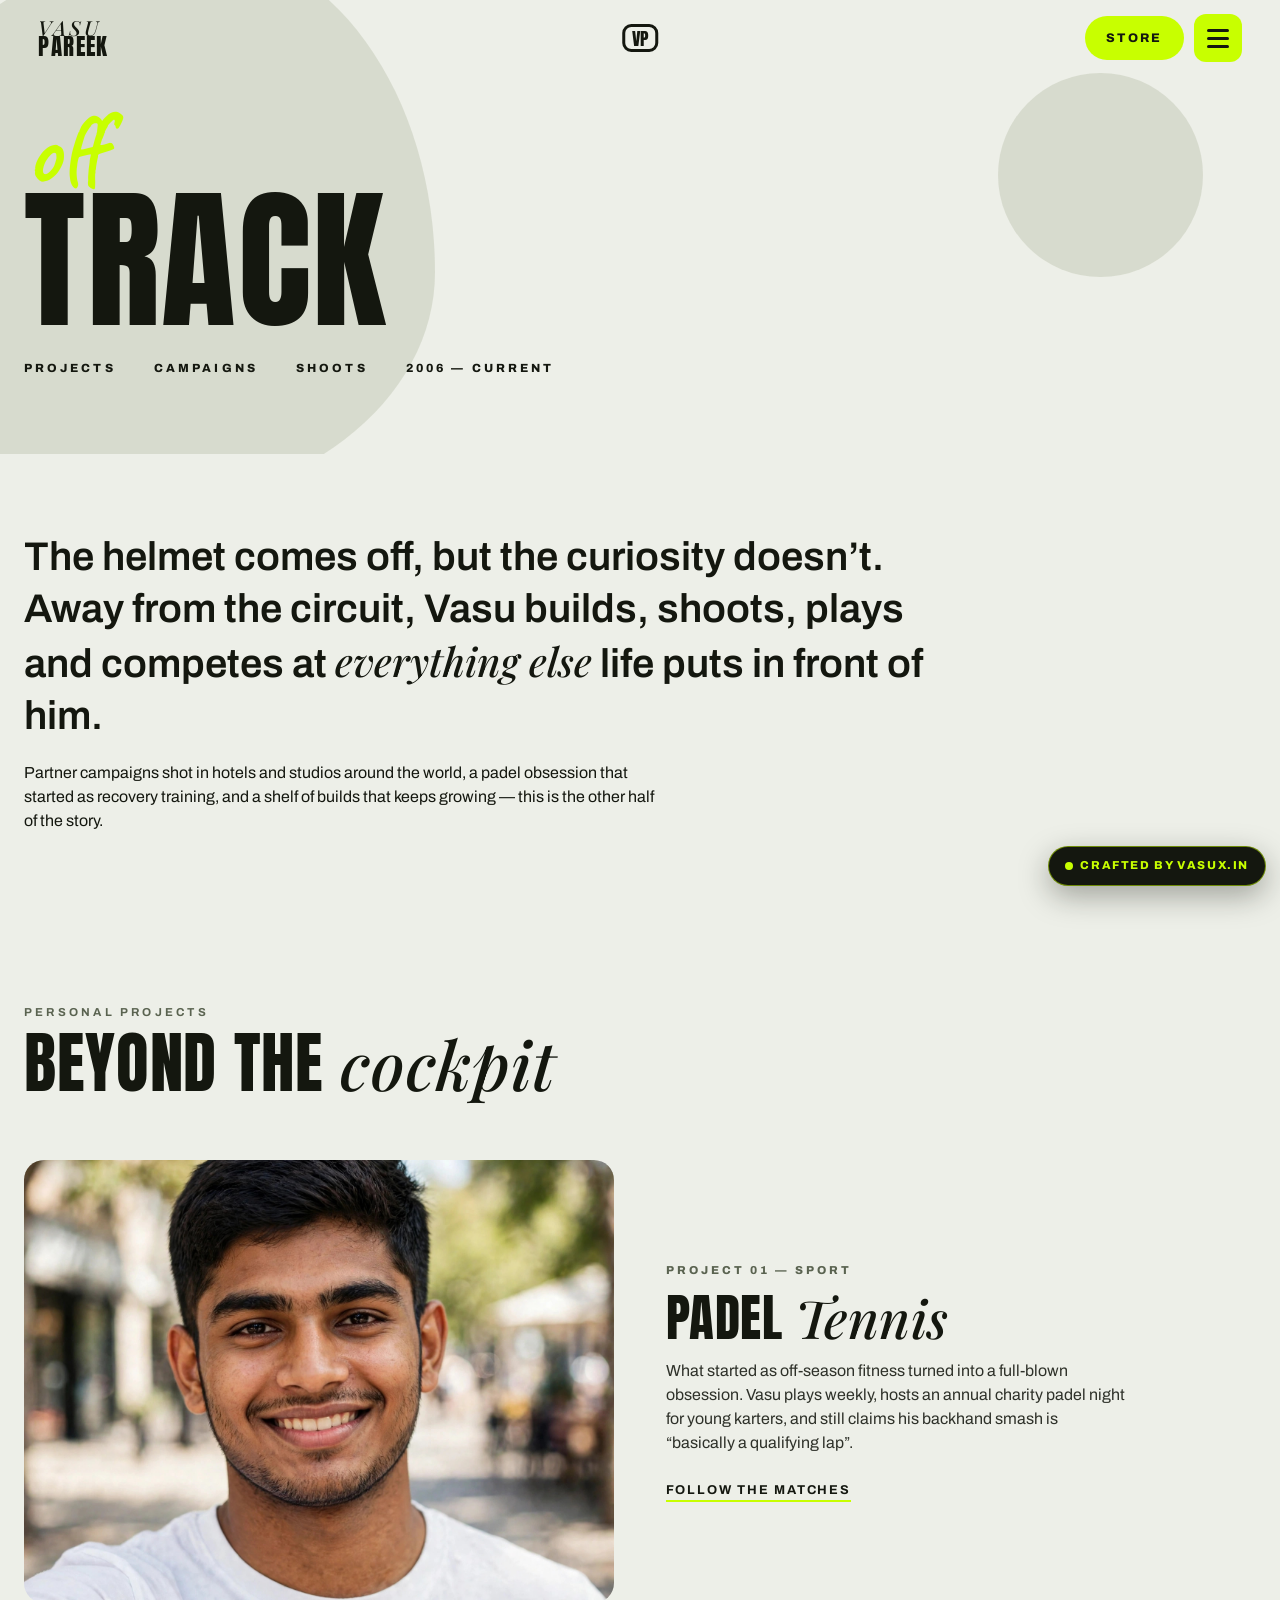
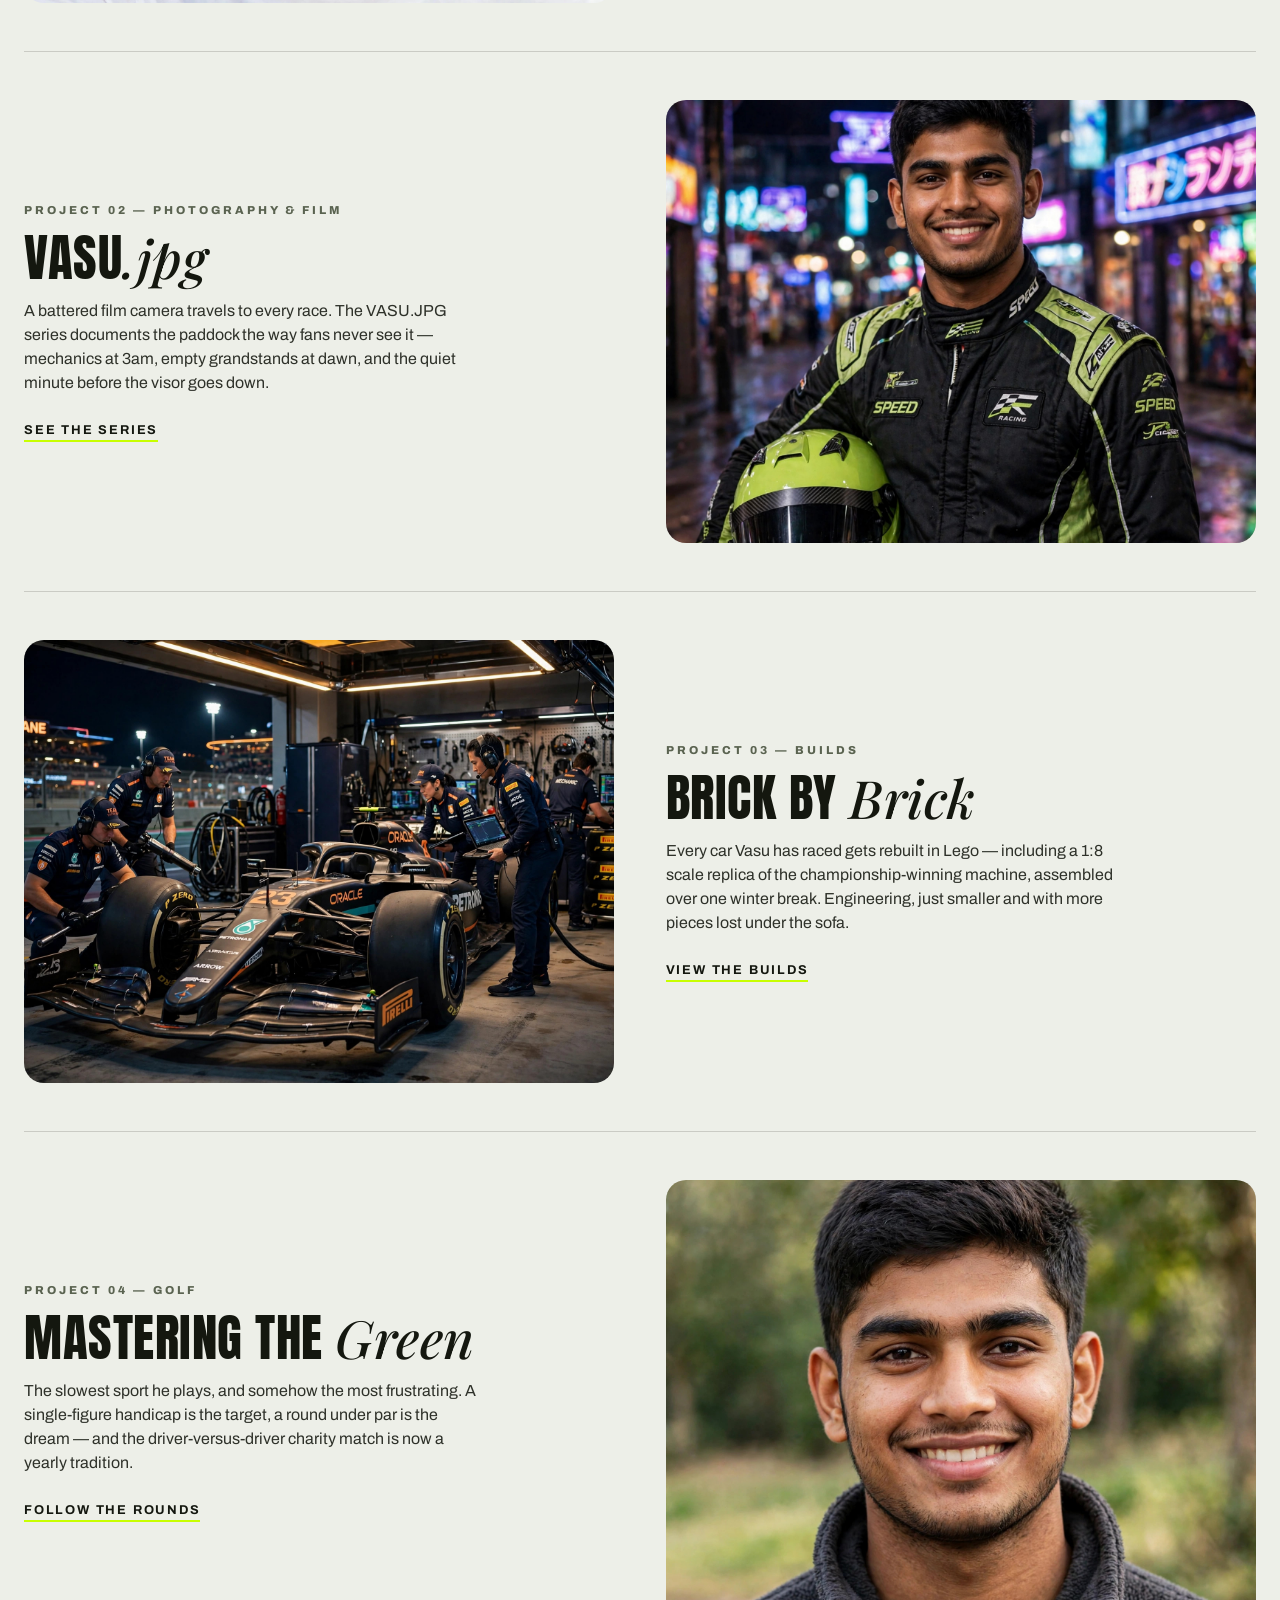
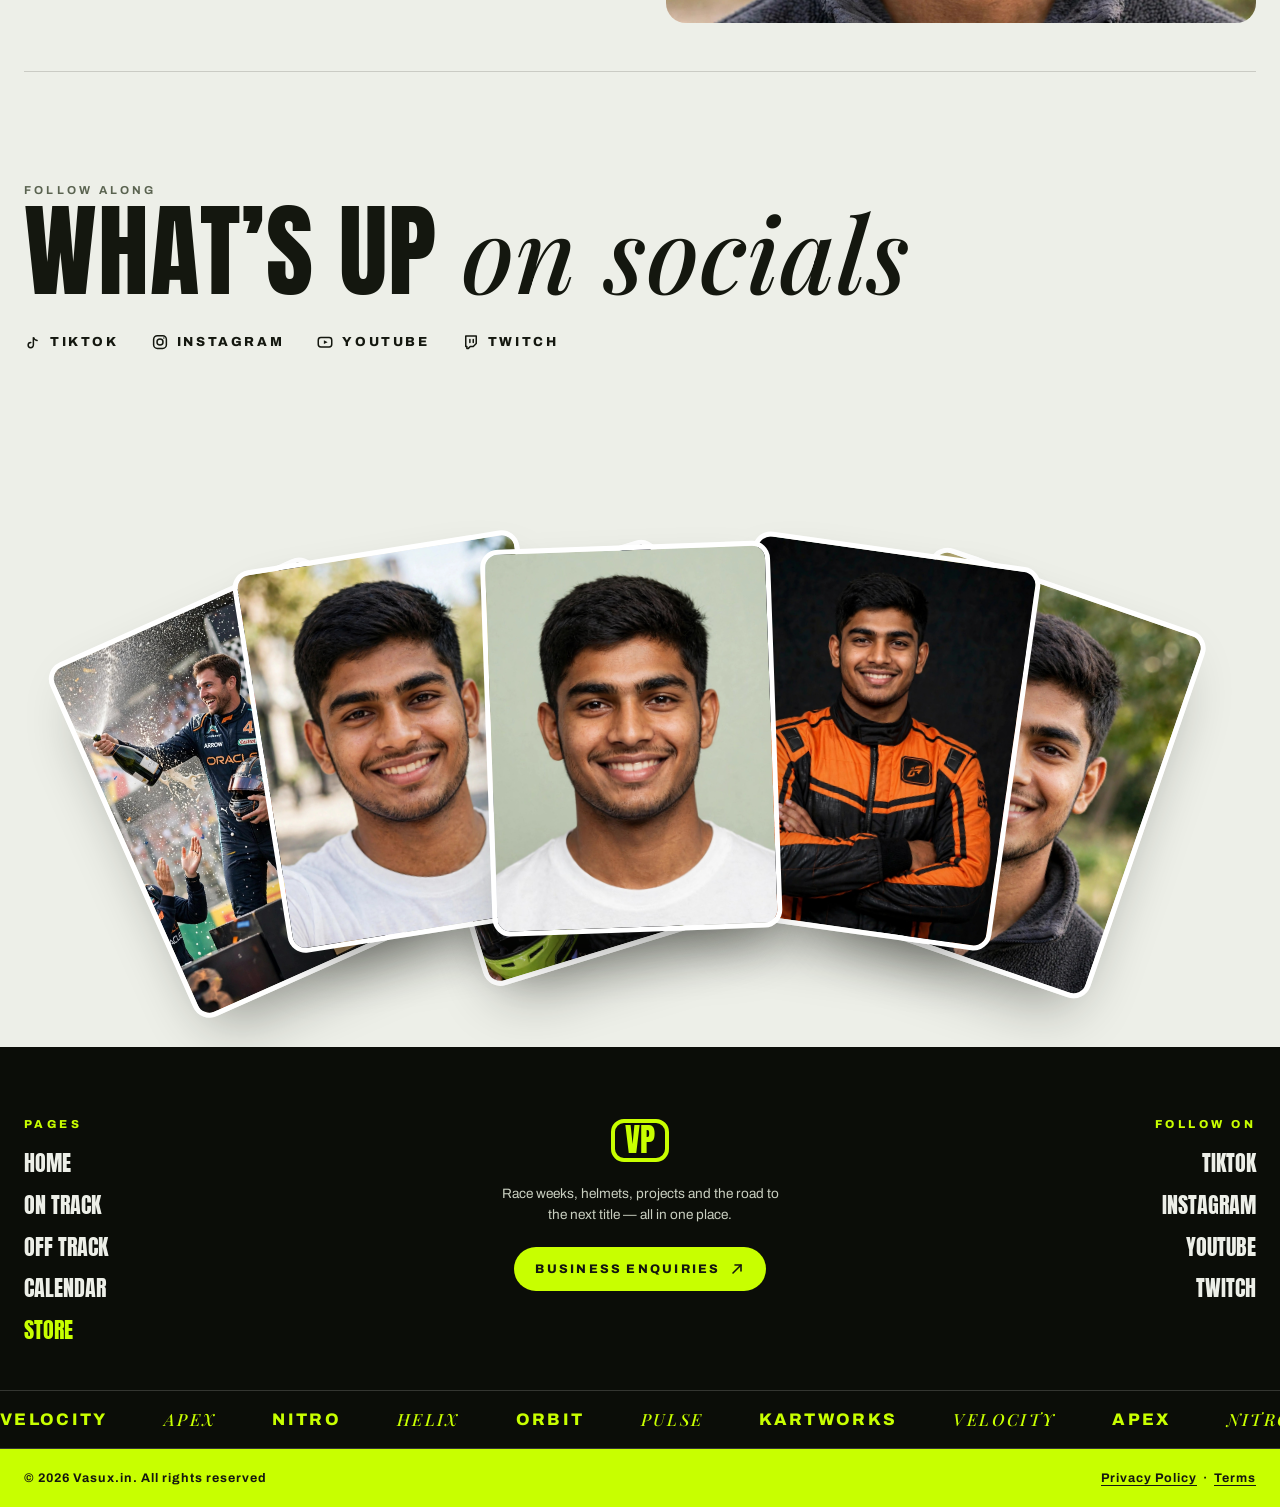
<file: vasu-racing/assets/off-track.html>
<!doctype html>
<html lang="en">
<head>
<meta charset="utf-8">
<meta name="viewport" content="width=device-width, initial-scale=1, viewport-fit=cover">
<meta name="color-scheme" content="light dark">
<link rel="icon" href="data:,">
<title>Off Track — Vasu Pareek | Vasu Racing</title>
<meta name="description" content="Vasu Pareek off track: padel tennis, photography and film, Lego builds, golf and the projects away from the circuit.">
<link rel="stylesheet" href="css/style.css">
</head>
<body>

<header class="site">
  <a class="wordmark" href="../index.html" aria-label="Vasu Pareek — home">
    <span class="wm-top">VASU</span>
    <span class="wm-bottom">PAREEK</span>
  </a>
  <div class="header-mono" aria-hidden="true">VP</div>
  <div class="header-actions">
    <a class="pill" href="https://vasux.in" target="_blank" rel="noopener">Store</a>
    <button class="burger" id="burger" aria-label="Toggle menu" aria-expanded="false" aria-controls="menu">
      <span></span><span></span><span></span>
    </button>
  </div>
</header>

<nav id="menu" aria-label="Main menu">
  <svg class="contours" width="100%" height="100%" preserveAspectRatio="none" viewBox="0 0 1440 700" aria-hidden="true">
    <g fill="none" stroke="#C8FF00" stroke-width="1" opacity="0.32">
      <path d="M-40 140 C240 70 430 210 730 140 C1030 70 1210 220 1480 130"/>
      <path d="M-40 220 C260 150 450 290 750 220 C1050 150 1230 300 1480 210"/>
      <path d="M-40 320 C280 240 470 390 770 320 C1070 250 1250 400 1480 310"/>
      <path d="M-40 430 C300 350 490 500 790 430 C1090 360 1270 510 1480 420"/>
      <path d="M-40 540 C320 460 510 610 810 540 C1110 470 1290 620 1480 530"/>
    </g>
  </svg>
  <div class="menu-inner">
    <div class="menu-photos" aria-hidden="true">
      <figure><img src="img/helmets-hero.jpg" alt=""></figure>
      <figure><img src="img/collage-trophy.jpg" alt=""></figure>
      <figure><img src="img/social-selfie.jpg" alt=""></figure>
      <figure><img src="img/collage-pitlane.jpg" alt=""></figure>
    </div>
    <div class="menu-links">
      <a href="../index.html">Home</a>
      <a href="on-track.html">On Track</a>
      <a href="off-track.html" aria-current="page">Off Track
        <svg class="scribble" viewBox="0 0 200 20" preserveAspectRatio="none" aria-hidden="true"><path d="M4 14 C60 4 140 20 196 8" stroke="currentColor" stroke-width="5" fill="none" stroke-linecap="round"/></svg>
      </a>
      <a href="calendar.html">Calendar</a>
    </div>
    <div class="menu-foot">
      <div class="since">
        <svg width="26" height="26" viewBox="0 0 64 64" fill="#C8FF00" aria-hidden="true"><ellipse cx="18" cy="14" rx="3" ry="6" transform="rotate(-30 18 14)"/><ellipse cx="12" cy="26" rx="3" ry="6" transform="rotate(-55 12 26)"/><ellipse cx="13" cy="39" rx="3" ry="6" transform="rotate(-80 13 39)"/><ellipse cx="20" cy="50" rx="3" ry="6" transform="rotate(-105 20 50)"/><ellipse cx="46" cy="14" rx="3" ry="6" transform="rotate(30 46 14)"/><ellipse cx="52" cy="26" rx="3" ry="6" transform="rotate(55 52 26)"/><ellipse cx="51" cy="39" rx="3" ry="6" transform="rotate(80 51 39)"/><ellipse cx="44" cy="50" rx="3" ry="6" transform="rotate(105 44 50)"/><path d="M24 36 a8 8 0 0 1 16 0 l1 5 H23 Z"/></svg>
        RACING SINCE 2019
      </div>
      <a class="text-link" href="https://vasux.in" target="_blank" rel="noopener" style="color:#EDEFE8">Business Enquiries</a>
      <div class="socials-mini">
        <a href="https://vasux.in" target="_blank" rel="noopener">TikTok</a>
        <a href="https://vasux.in" target="_blank" rel="noopener">Instagram</a>
        <a href="https://vasux.in" target="_blank" rel="noopener">YouTube</a>
        <a href="https://vasux.in" target="_blank" rel="noopener">Twitch</a>
      </div>
    </div>
  </div>
</nav>

<main>
  <!-- ============ PAGE HERO ============ -->
  <section class="page-hero">
    <div class="blob b1"></div><div class="blob b3"></div>
    <div class="wrap">
      <span class="hand-word">off</span>
      <h1>Track</h1>
      <div class="hero-tags">
        <span>Projects</span>
        <span>Campaigns</span>
        <span>Shoots</span>
        <span>2006 — Current</span>
      </div>
    </div>
  </section>

  <section class="page-intro">
    <div class="wrap">
      <p class="big" data-reveal>The helmet comes off, but the curiosity doesn&rsquo;t. Away from the circuit, Vasu builds, shoots, plays and competes at <span class="serif">everything else</span> life puts in front of him.</p>
      <p class="lede" data-reveal>Partner campaigns shot in hotels and studios around the world, a padel obsession that started as recovery training, and a shelf of builds that keeps growing — this is the other half of the story.</p>
    </div>
  </section>

  <!-- ============ PROJECTS ============ -->
  <section class="projects">
    <div class="wrap">
      <span class="label" style="color:#5a6350" data-reveal>Personal Projects</span>
      <h2 style="font-size:clamp(2.2rem,5.5vw,4.2rem);margin:.5rem 0 1rem" data-reveal>Beyond the <span class="serif">cockpit</span></h2>

      <article class="project" data-reveal>
        <figure><img src="img/social-selfie.jpg" alt="Vasu between padel sessions"></figure>
        <div>
          <span class="p-meta">Project 01 — Sport</span>
          <h3>Padel <span class="serif">Tennis</span></h3>
          <p>What started as off-season fitness turned into a full-blown obsession. Vasu plays weekly, hosts an annual charity padel night for young karters, and still claims his backhand smash is &ldquo;basically a qualifying lap&rdquo;.</p>
          <a class="text-link" href="https://vasux.in" target="_blank" rel="noopener">Follow the matches</a>
        </div>
      </article>

      <article class="project flip" data-reveal>
        <figure><img src="img/social-neon.jpg" alt="Vasu shooting on film under neon lights"></figure>
        <div>
          <span class="p-meta">Project 02 — Photography &amp; Film</span>
          <h3>Vasu<span class="serif">.jpg</span></h3>
          <p>A battered film camera travels to every race. The VASU.JPG series documents the paddock the way fans never see it — mechanics at 3am, empty grandstands at dawn, and the quiet minute before the visor goes down.</p>
          <a class="text-link" href="https://vasux.in" target="_blank" rel="noopener">See the series</a>
        </div>
      </article>

      <article class="project" data-reveal>
        <figure><img src="img/collage-pitlane.jpg" alt="Precision work in the pit lane, brick by brick"></figure>
        <div>
          <span class="p-meta">Project 03 — Builds</span>
          <h3>Brick by <span class="serif">Brick</span></h3>
          <p>Every car Vasu has raced gets rebuilt in Lego — including a 1:8 scale replica of the championship-winning machine, assembled over one winter break. Engineering, just smaller and with more pieces lost under the sofa.</p>
          <a class="text-link" href="https://vasux.in" target="_blank" rel="noopener">View the builds</a>
        </div>
      </article>

      <article class="project flip" data-reveal>
        <figure><img src="img/offtrack-portrait.jpg" alt="Vasu relaxed outdoors in a fleece"></figure>
        <div>
          <span class="p-meta">Project 04 — Golf</span>
          <h3>Mastering the <span class="serif">Green</span></h3>
          <p>The slowest sport he plays, and somehow the most frustrating. A single-figure handicap is the target, a round under par is the dream — and the driver-versus-driver charity match is now a yearly tradition.</p>
          <a class="text-link" href="https://vasux.in" target="_blank" rel="noopener">Follow the rounds</a>
        </div>
      </article>
    </div>
  </section>

  <!-- ============ SOCIALS (repeat) ============ -->
  <section class="socials" style="padding-top:1rem">
    <div class="wrap">
      <div class="socials-head">
        <span class="label" style="color:#5a6350">Follow Along</span>
        <h2>What&rsquo;s Up <span class="serif">on socials</span></h2>
        <div class="socials-links">
          <a href="https://vasux.in" target="_blank" rel="noopener"><svg viewBox="0 0 24 24" fill="none" stroke="currentColor" stroke-width="2" stroke-linecap="round"><path d="M9 12.5 a3.5 3.5 0 1 0 3.5 3.5 V5.5 c.7 2.4 2.5 4 5 4.4"/></svg>TikTok</a>
          <a href="https://vasux.in" target="_blank" rel="noopener"><svg viewBox="0 0 24 24" fill="none" stroke="currentColor" stroke-width="2"><rect x="3.5" y="3.5" width="17" height="17" rx="5"/><circle cx="12" cy="12" r="4"/><circle cx="17.2" cy="6.8" r="1" fill="currentColor" stroke="none"/></svg>Instagram</a>
          <a href="https://vasux.in" target="_blank" rel="noopener"><svg viewBox="0 0 24 24" fill="none" stroke="currentColor" stroke-width="2"><rect x="3" y="6" width="18" height="12.5" rx="3.5"/><path d="M10.5 9.8 L15.5 12.25 L10.5 14.7 Z" fill="currentColor" stroke="none"/></svg>YouTube</a>
          <a href="https://vasux.in" target="_blank" rel="noopener"><svg viewBox="0 0 24 24" fill="none" stroke="currentColor" stroke-width="2" stroke-linejoin="round"><path d="M5 4 h14 v10 l-4 4 h-4 l-2.5 2.5 H6.5 V18 H5 Z"/><path d="M10.5 8.5 v4 M15 8.5 v4" stroke-linecap="round"/></svg>Twitch</a>
        </div>
      </div>
      <div class="fan" data-reveal>
        <figure><img src="img/social-neon.jpg" alt="Vasu under neon lights holding his helmet"></figure>
        <figure><img src="img/social-selfie.jpg" alt="Vasu selfie between sessions"></figure>
        <figure><img src="img/social-racesuit.jpg" alt="Vasu in his race suit"></figure>
        <figure><img src="img/hero-portrait.jpg" alt="Vasu smiling, white t-shirt portrait"></figure>
        <figure><img src="img/collage-podium.jpg" alt="Podium moment shared on socials"></figure>
        <figure><img src="img/offtrack-portrait.jpg" alt="Vasu off track in a fleece"></figure>
      </div>
    </div>
  </section>
</main>

<footer class="site">
  <div class="wrap footer-main">
    <div class="footer-col">
      <h3>Pages</h3>
      <ul>
        <li><a href="../index.html">Home</a></li>
        <li><a href="on-track.html">On Track</a></li>
        <li><a href="off-track.html">Off Track</a></li>
        <li><a href="calendar.html">Calendar</a></li>
        <li><a class="lime" href="https://vasux.in" target="_blank" rel="noopener">Store</a></li>
      </ul>
    </div>
    <div class="footer-centre">
      <div class="f-mono">VP</div>
      <p>Race weeks, helmets, projects and the road to the next title — all in one place.</p>
      <a class="pill" href="https://vasux.in" target="_blank" rel="noopener">Business Enquiries
        <svg width="16" height="16" viewBox="0 0 24 24" fill="none" stroke="currentColor" stroke-width="2.4" stroke-linecap="round" stroke-linejoin="round"><path d="M6 18 L18 6"/><path d="M9 6 h9 v9"/></svg>
      </a>
    </div>
    <div class="footer-col right">
      <h3>Follow On</h3>
      <ul>
        <li><a href="https://vasux.in" target="_blank" rel="noopener">TikTok</a></li>
        <li><a href="https://vasux.in" target="_blank" rel="noopener">Instagram</a></li>
        <li><a href="https://vasux.in" target="_blank" rel="noopener">YouTube</a></li>
        <li><a href="https://vasux.in" target="_blank" rel="noopener">Twitch</a></li>
      </ul>
    </div>
  </div>
  <div class="marquee" aria-hidden="true">
    <div class="marquee-track">
      <span>Velocity</span><span class="serif">Apex</span><span>Nitro</span><span class="serif">Helix</span><span>Orbit</span><span class="serif">Pulse</span><span>Kartworks</span><span class="serif">Velocity</span><span>Apex</span><span class="serif">Nitro</span><span>Helix</span><span class="serif">Orbit</span><span>Pulse</span><span class="serif">Kartworks</span>
    </div>
  </div>
  <div class="footer-bar">
    <div class="wrap">
      <span>© 2026 Vasux.in. All rights reserved</span>
      <span><a href="https://vasux.in" target="_blank" rel="noopener">Privacy Policy</a> &nbsp;·&nbsp; <a href="https://vasux.in" target="_blank" rel="noopener">Terms</a></span>
    </div>
  </div>
</footer>

<a class="crafted" href="https://vasux.in" target="_blank" rel="noopener"><i></i>Crafted by vasux.in</a>

<script src="js/gsap.min.js"></script>
<script src="js/ScrollTrigger.min.js"></script>
<script src="js/main.js"></script>
</body>
</html>
</file>
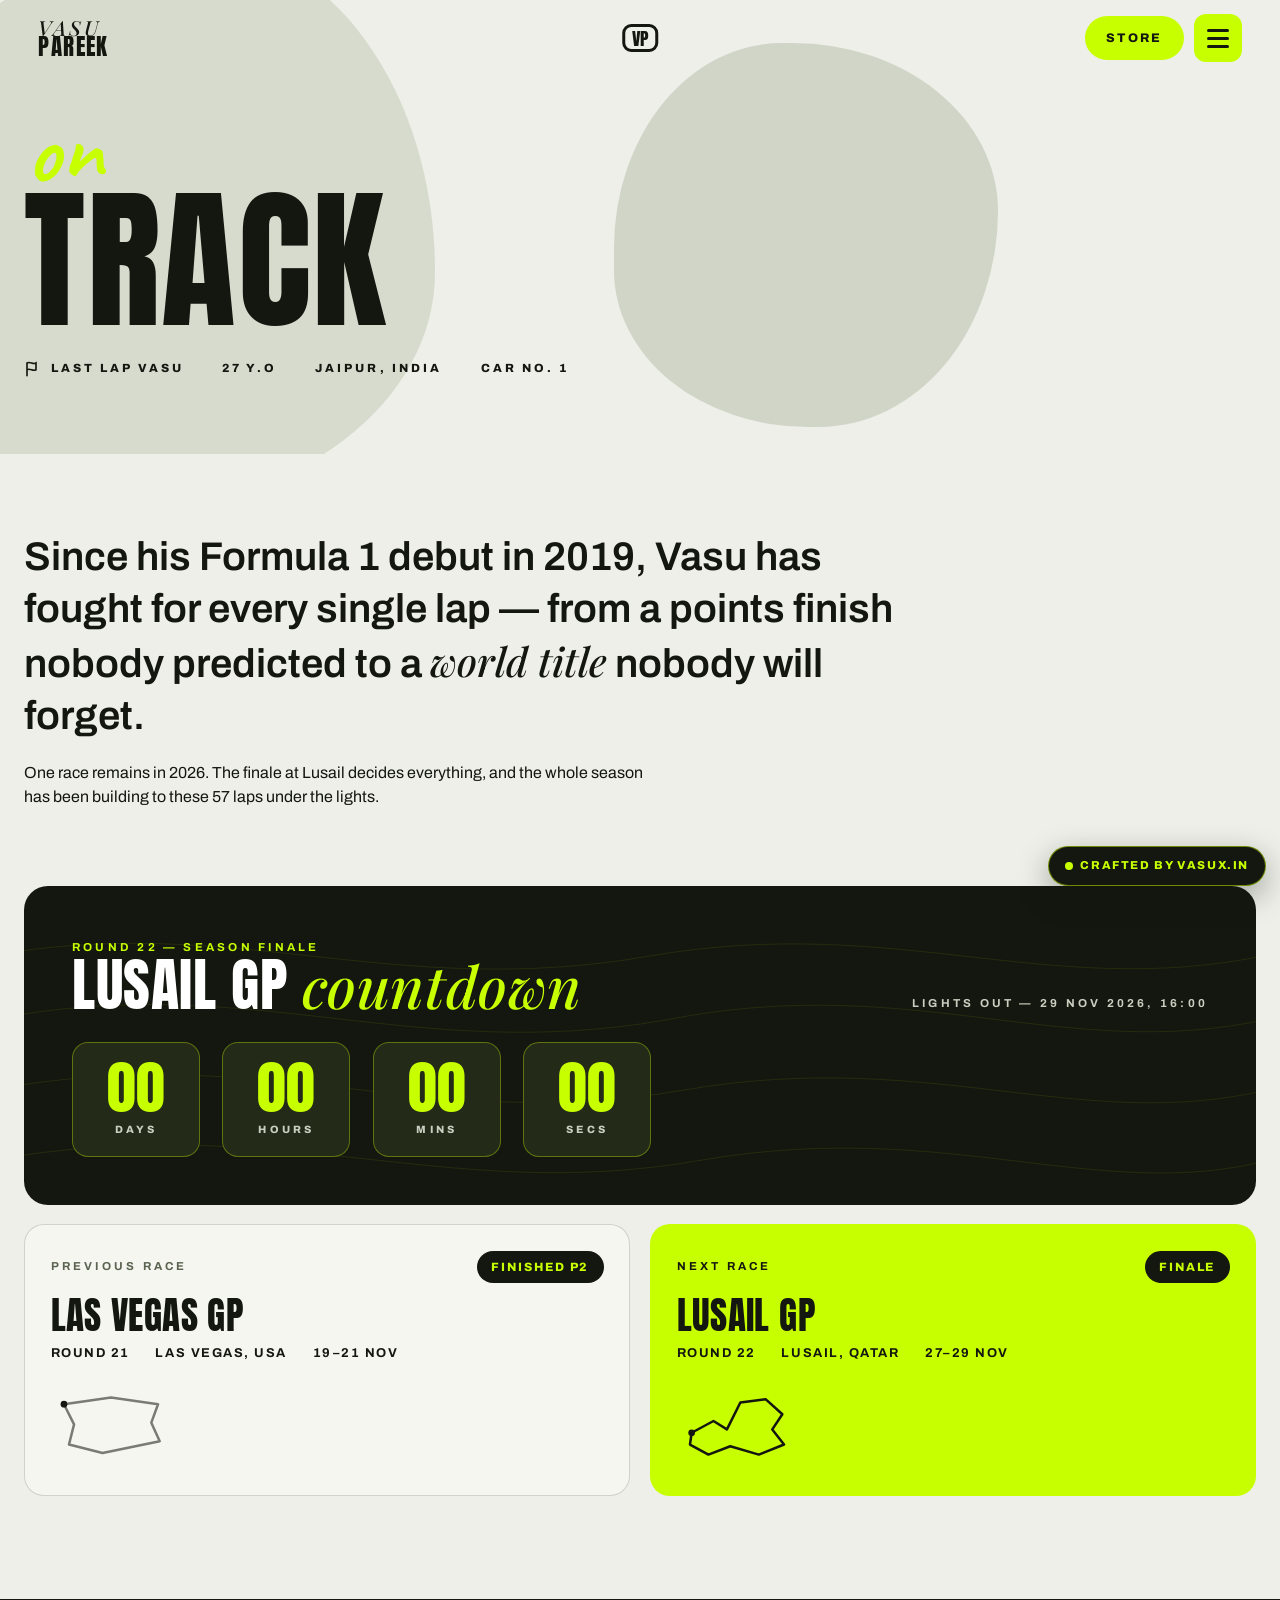
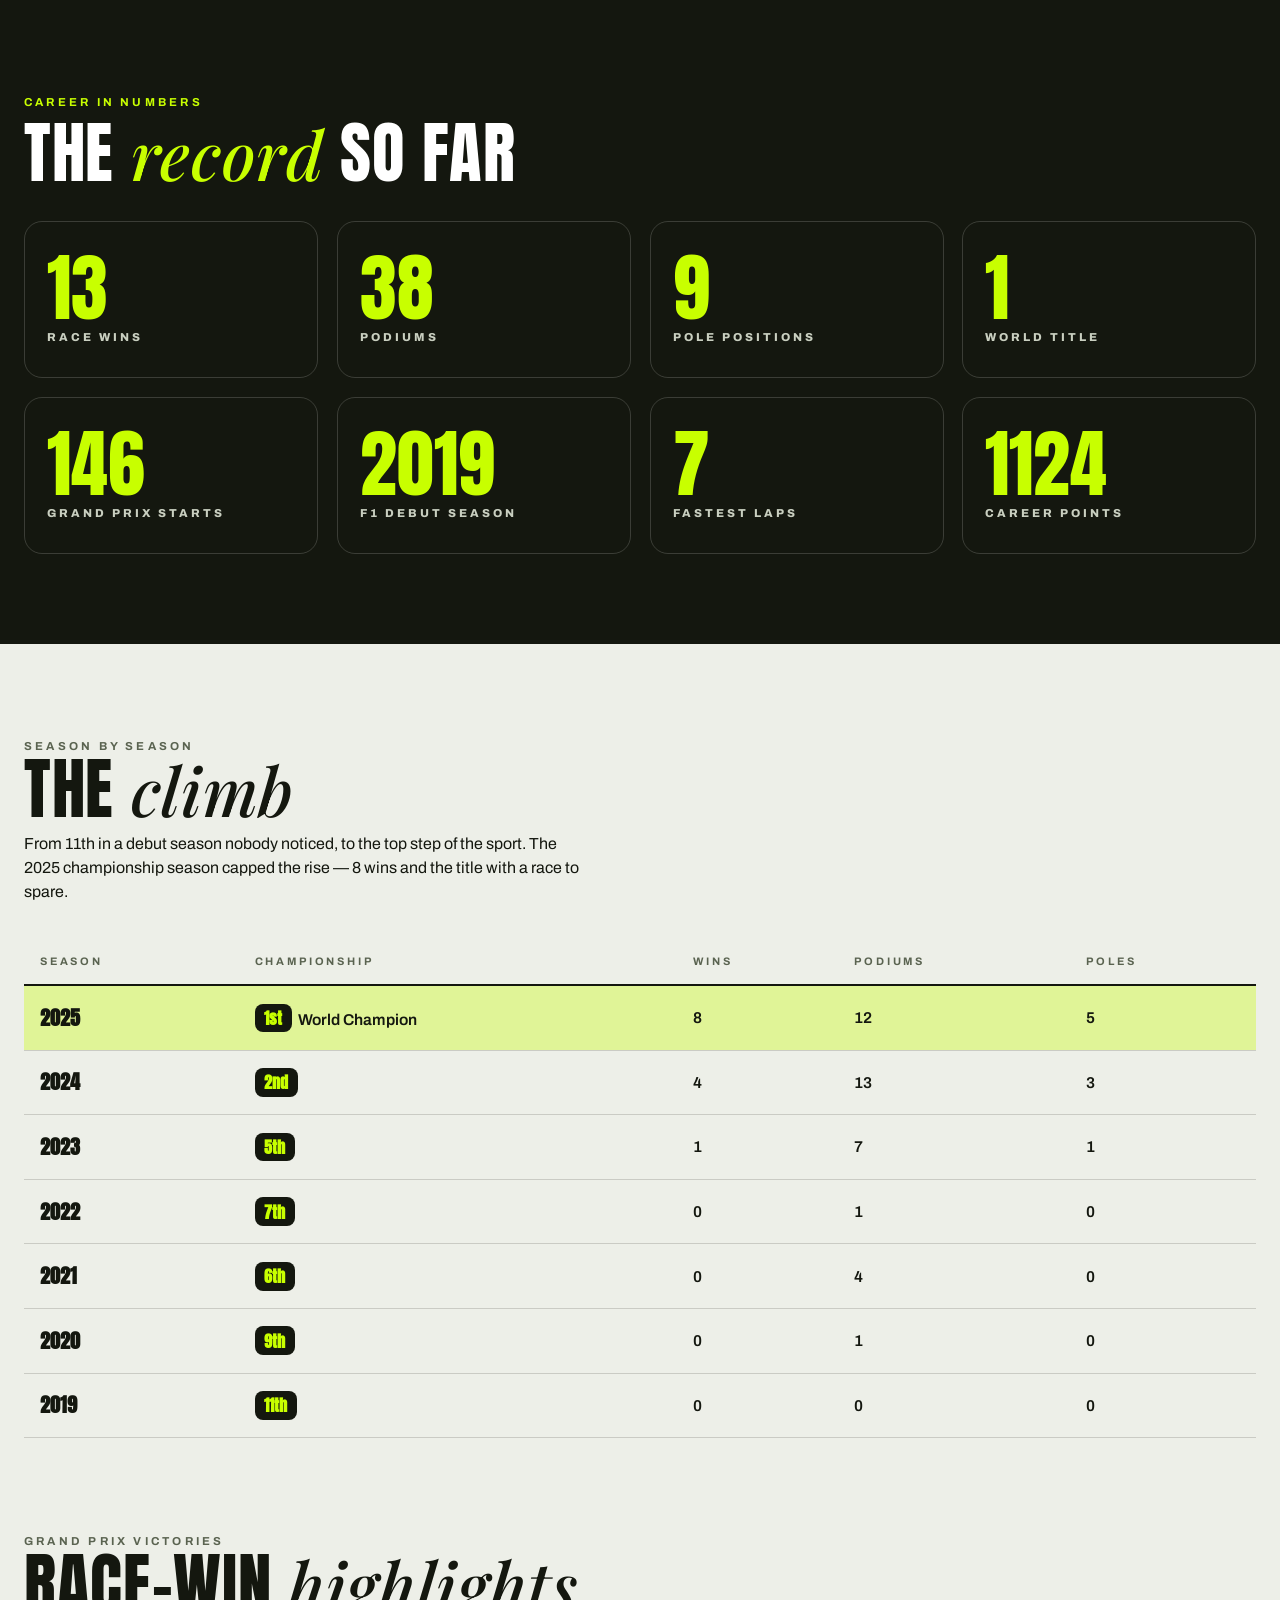
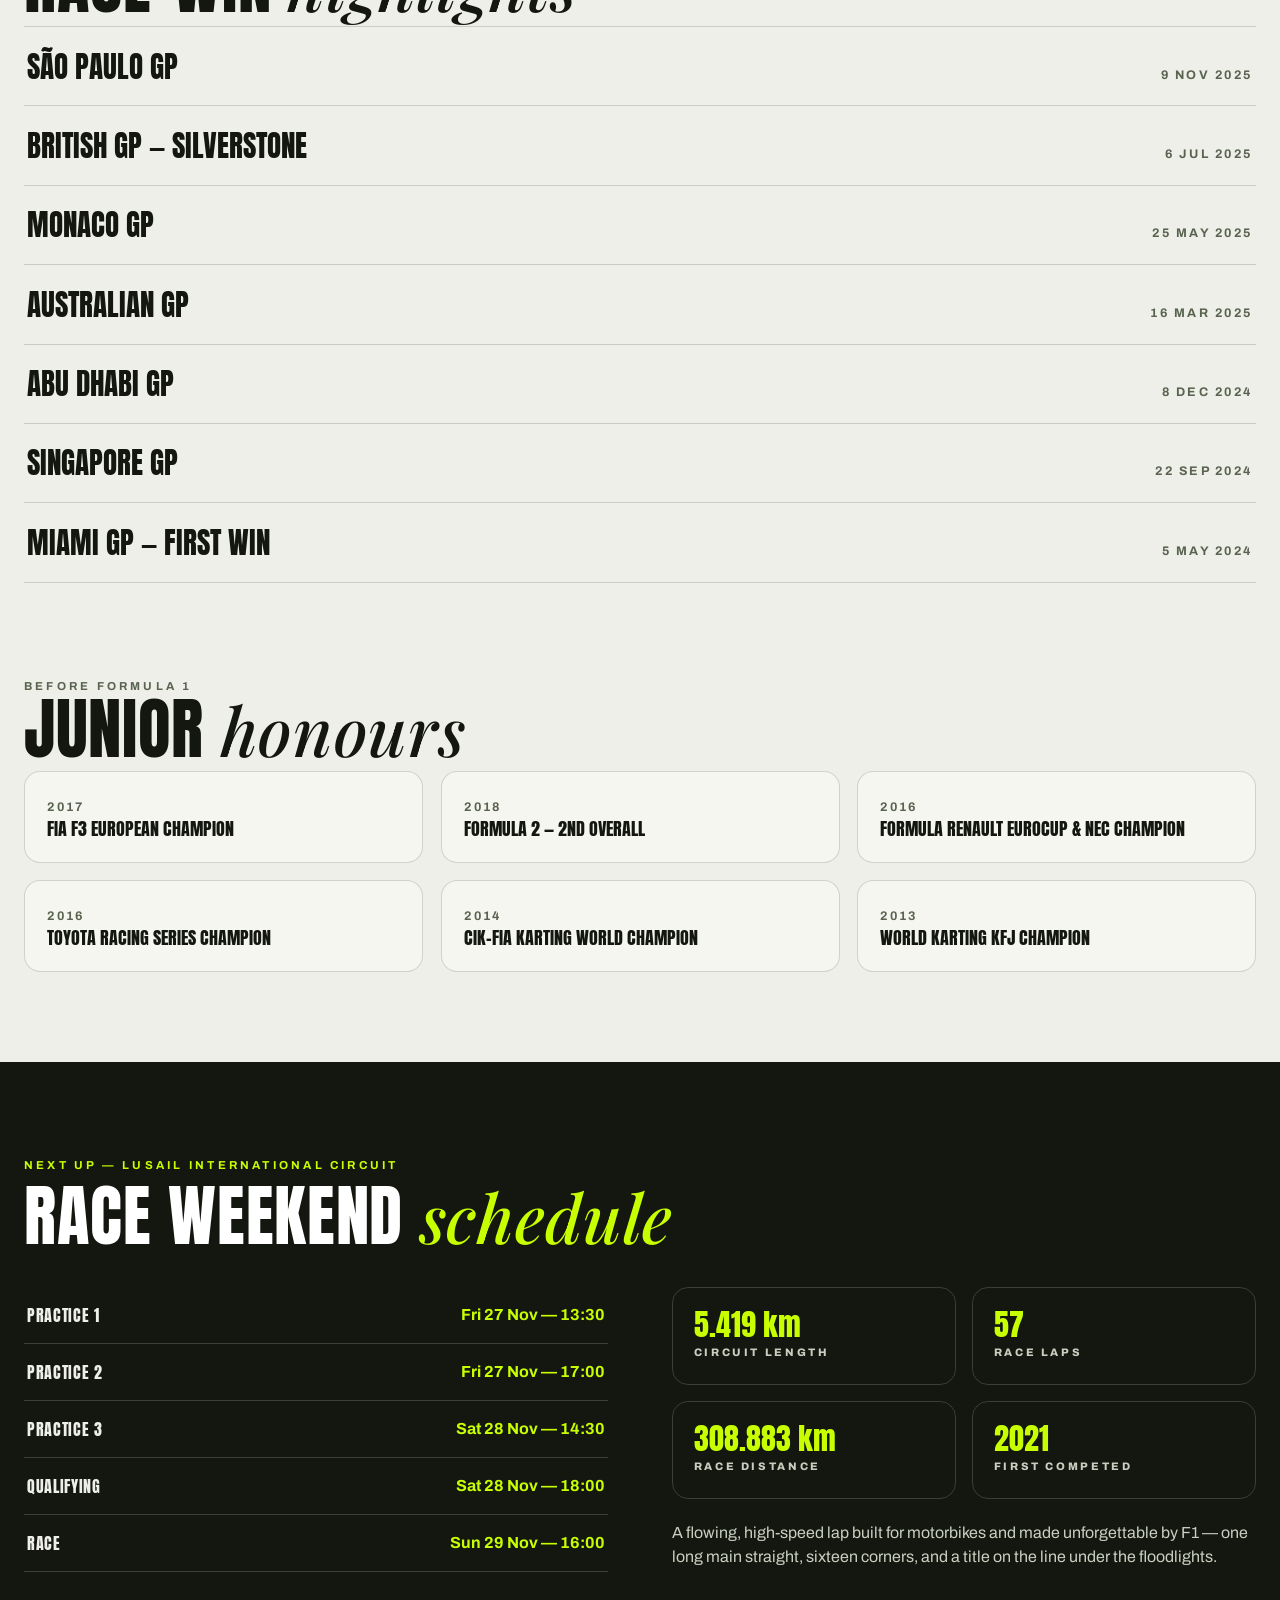
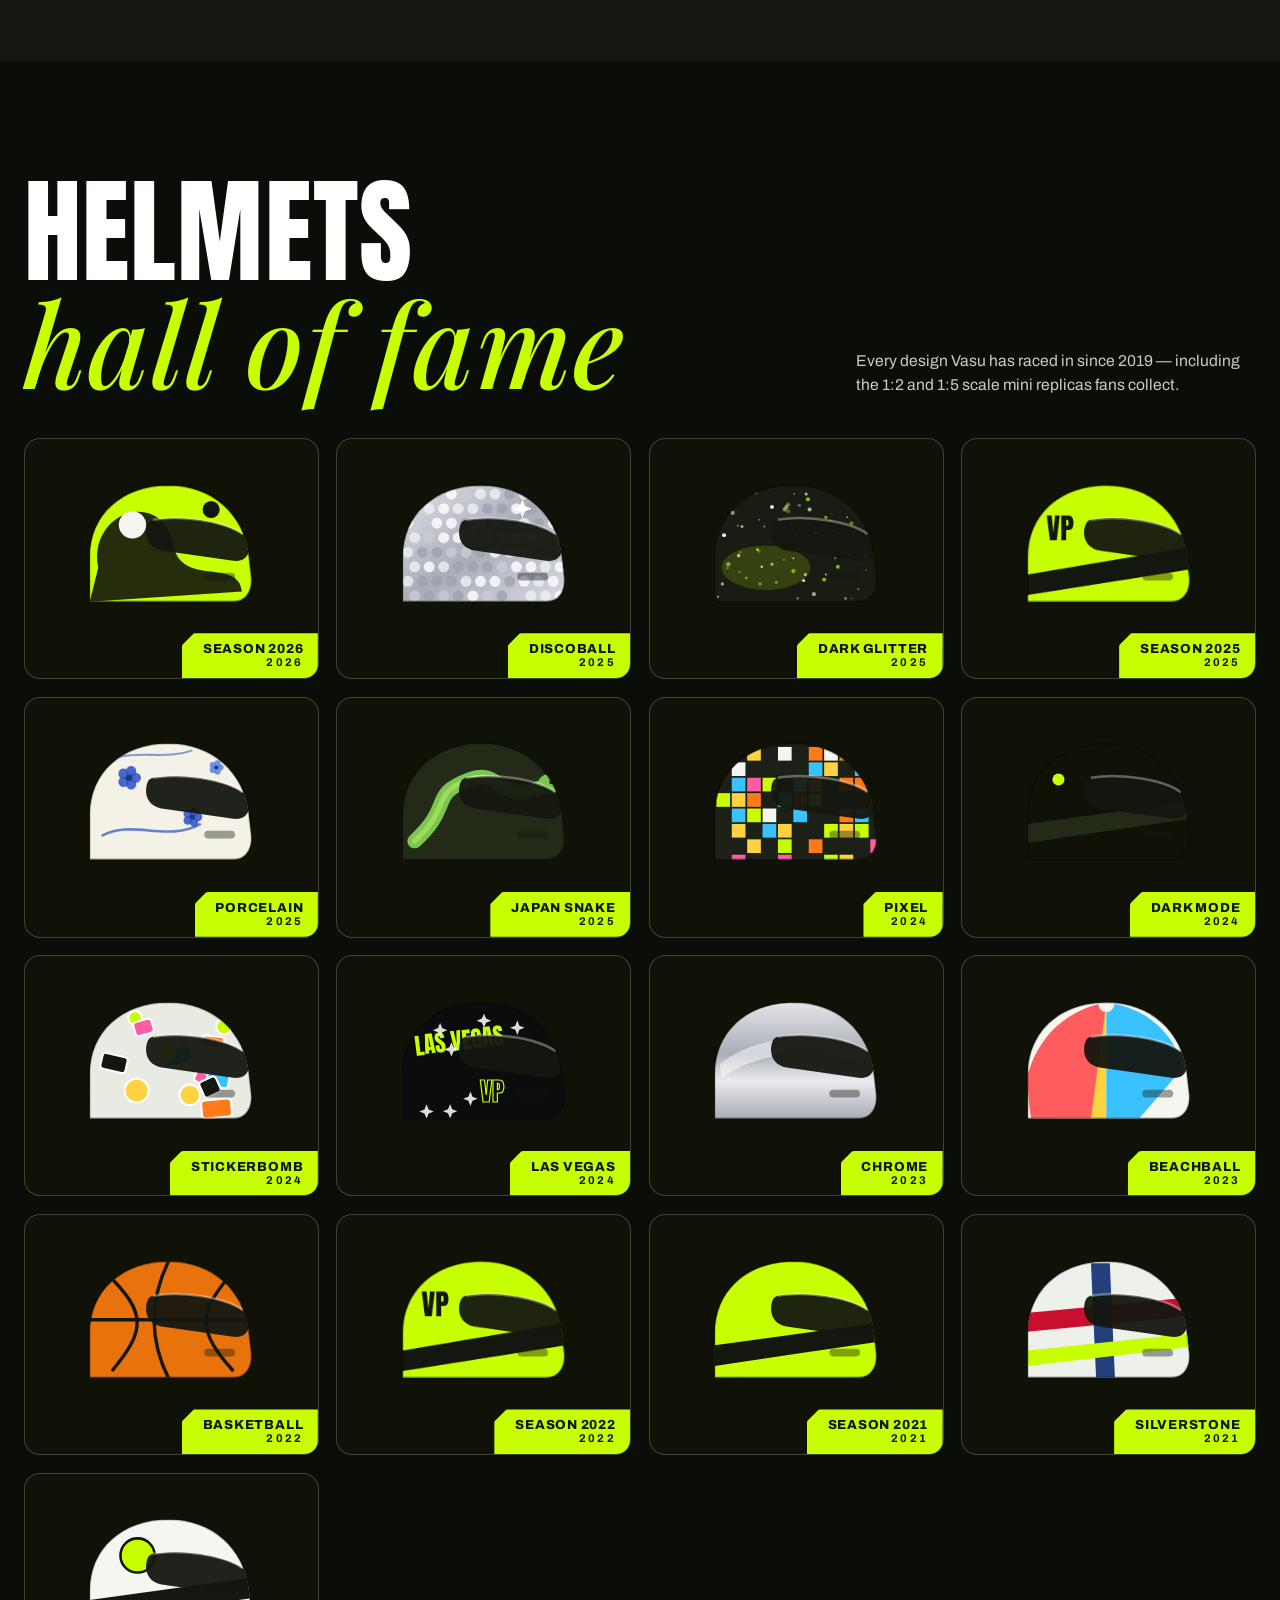
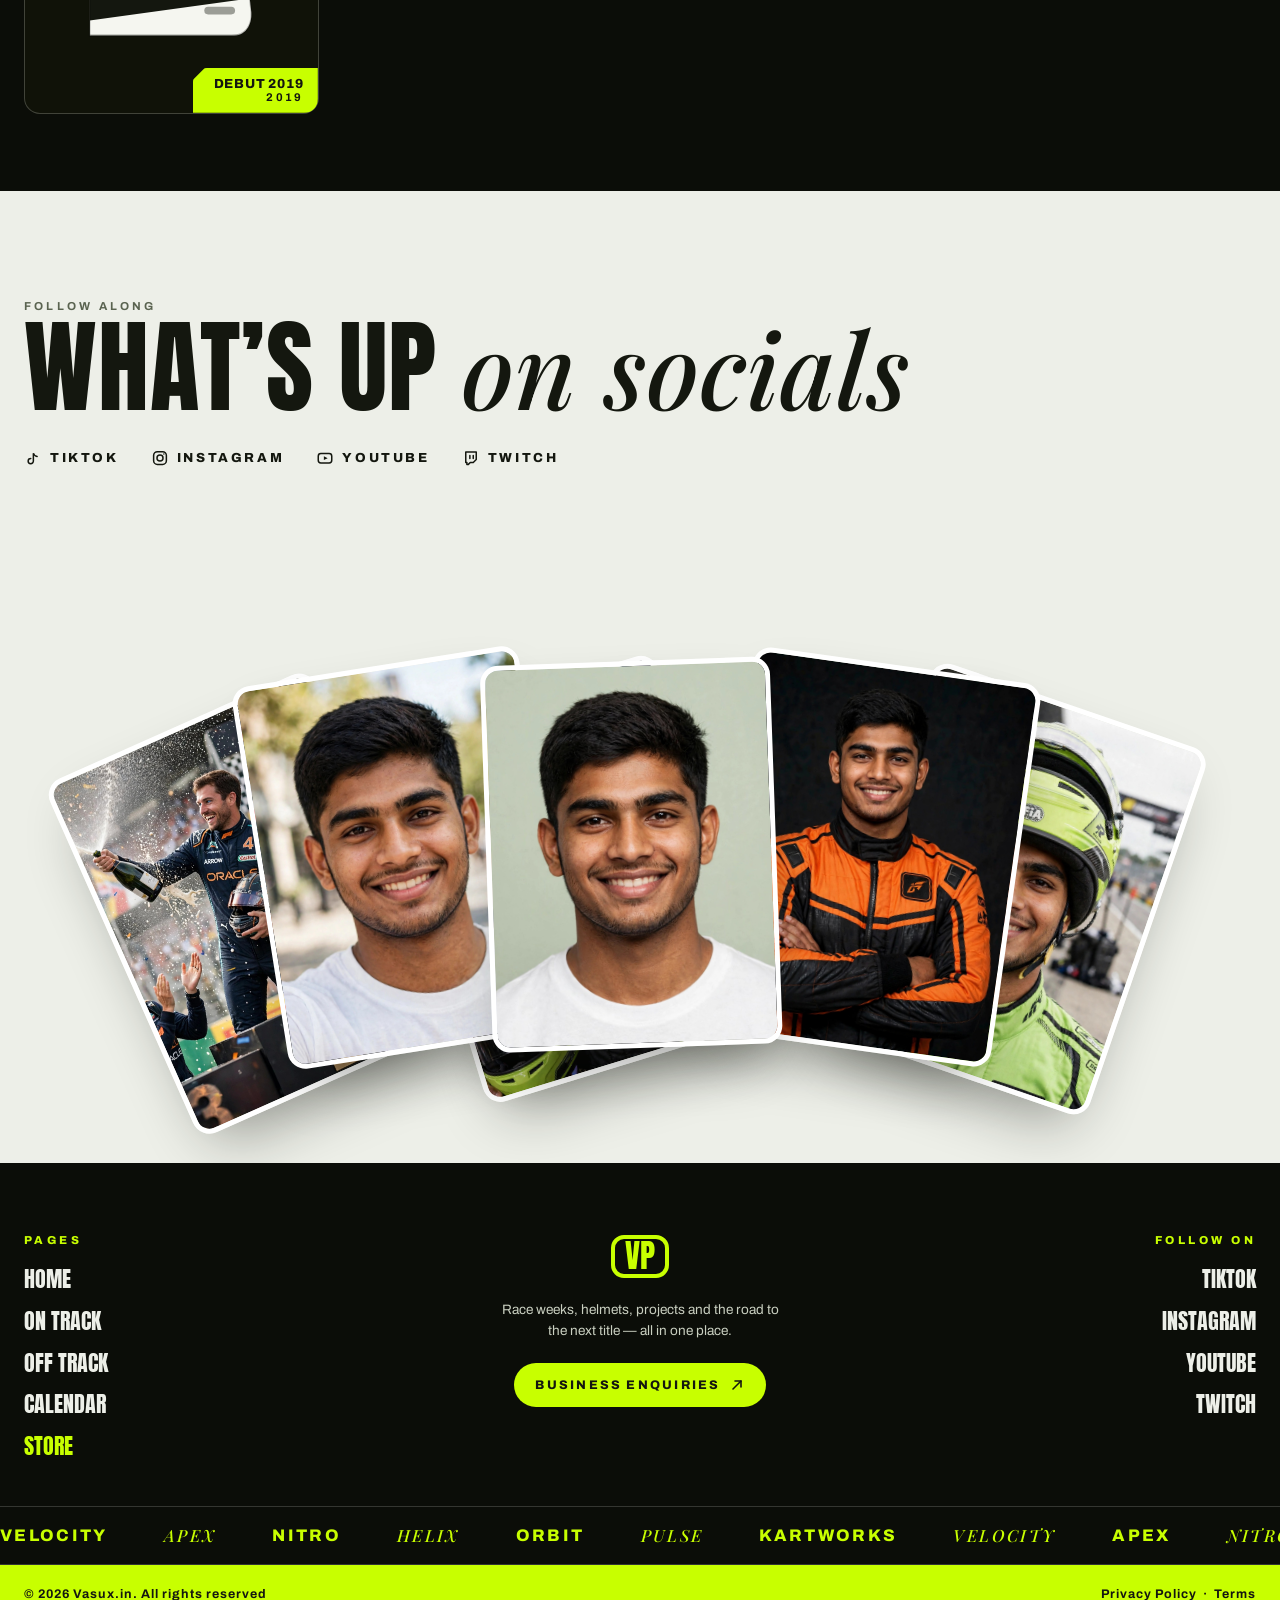
<file: vasu-racing/assets/on-track.html>
<!doctype html>
<html lang="en">
<head>
<meta charset="utf-8">
<meta name="viewport" content="width=device-width, initial-scale=1, viewport-fit=cover">
<meta name="color-scheme" content="light dark">
<link rel="icon" href="data:,">
<title>On Track — Vasu Pareek | Vasu Racing</title>
<meta name="description" content="Vasu Pareek on track: Lusail GP countdown, career stats, season history, race wins and the Helmets Hall of Fame.">
<link rel="stylesheet" href="css/style.css">
</head>
<body>

<header class="site">
  <a class="wordmark" href="../index.html" aria-label="Vasu Pareek — home">
    <span class="wm-top">VASU</span>
    <span class="wm-bottom">PAREEK</span>
  </a>
  <div class="header-mono" aria-hidden="true">VP</div>
  <div class="header-actions">
    <a class="pill" href="https://vasux.in" target="_blank" rel="noopener">Store</a>
    <button class="burger" id="burger" aria-label="Toggle menu" aria-expanded="false" aria-controls="menu">
      <span></span><span></span><span></span>
    </button>
  </div>
</header>

<nav id="menu" aria-label="Main menu">
  <svg class="contours" width="100%" height="100%" preserveAspectRatio="none" viewBox="0 0 1440 700" aria-hidden="true">
    <g fill="none" stroke="#C8FF00" stroke-width="1" opacity="0.32">
      <path d="M-40 140 C240 70 430 210 730 140 C1030 70 1210 220 1480 130"/>
      <path d="M-40 220 C260 150 450 290 750 220 C1050 150 1230 300 1480 210"/>
      <path d="M-40 320 C280 240 470 390 770 320 C1070 250 1250 400 1480 310"/>
      <path d="M-40 430 C300 350 490 500 790 430 C1090 360 1270 510 1480 420"/>
      <path d="M-40 540 C320 460 510 610 810 540 C1110 470 1290 620 1480 530"/>
    </g>
  </svg>
  <div class="menu-inner">
    <div class="menu-photos" aria-hidden="true">
      <figure><img src="img/helmets-hero.jpg" alt=""></figure>
      <figure><img src="img/collage-trophy.jpg" alt=""></figure>
      <figure><img src="img/social-selfie.jpg" alt=""></figure>
      <figure><img src="img/collage-pitlane.jpg" alt=""></figure>
    </div>
    <div class="menu-links">
      <a href="../index.html">Home</a>
      <a href="on-track.html" aria-current="page">On Track
        <svg class="scribble" viewBox="0 0 200 20" preserveAspectRatio="none" aria-hidden="true"><path d="M4 14 C60 4 140 20 196 8" stroke="currentColor" stroke-width="5" fill="none" stroke-linecap="round"/></svg>
      </a>
      <a href="off-track.html">Off Track</a>
      <a href="calendar.html">Calendar</a>
    </div>
    <div class="menu-foot">
      <div class="since">
        <svg width="26" height="26" viewBox="0 0 64 64" fill="#C8FF00" aria-hidden="true"><ellipse cx="18" cy="14" rx="3" ry="6" transform="rotate(-30 18 14)"/><ellipse cx="12" cy="26" rx="3" ry="6" transform="rotate(-55 12 26)"/><ellipse cx="13" cy="39" rx="3" ry="6" transform="rotate(-80 13 39)"/><ellipse cx="20" cy="50" rx="3" ry="6" transform="rotate(-105 20 50)"/><ellipse cx="46" cy="14" rx="3" ry="6" transform="rotate(30 46 14)"/><ellipse cx="52" cy="26" rx="3" ry="6" transform="rotate(55 52 26)"/><ellipse cx="51" cy="39" rx="3" ry="6" transform="rotate(80 51 39)"/><ellipse cx="44" cy="50" rx="3" ry="6" transform="rotate(105 44 50)"/><path d="M24 36 a8 8 0 0 1 16 0 l1 5 H23 Z"/></svg>
        RACING SINCE 2019
      </div>
      <a class="text-link" href="https://vasux.in" target="_blank" rel="noopener" style="color:#EDEFE8">Business Enquiries</a>
      <div class="socials-mini">
        <a href="https://vasux.in" target="_blank" rel="noopener">TikTok</a>
        <a href="https://vasux.in" target="_blank" rel="noopener">Instagram</a>
        <a href="https://vasux.in" target="_blank" rel="noopener">YouTube</a>
        <a href="https://vasux.in" target="_blank" rel="noopener">Twitch</a>
      </div>
    </div>
  </div>
</nav>

<main>
  <!-- ============ PAGE HERO ============ -->
  <section class="page-hero">
    <div class="blob b1"></div><div class="blob b2"></div>
    <div class="wrap">
      <span class="hand-word">on</span>
      <h1>Track</h1>
      <div class="hero-tags">
        <span><svg viewBox="0 0 24 24" fill="none" stroke="currentColor" stroke-width="2.2" stroke-linecap="round"><path d="M4 21 V4 c4-2.5 8 2.5 12 0 v9 c-4 2.5-8-2.5-12 0"/></svg> Last Lap Vasu</span>
        <span>27 Y.O</span>
        <span>Jaipur, India</span>
        <span>Car No. 1</span>
      </div>
    </div>
  </section>

  <section class="page-intro">
    <div class="wrap">
      <p class="big" data-reveal>Since his Formula 1 debut in 2019, Vasu has fought for every single lap — from a points finish nobody predicted to a <span class="serif">world title</span> nobody will forget.</p>
      <p class="lede" data-reveal>One race remains in 2026. The finale at Lusail decides everything, and the whole season has been building to these 57 laps under the lights.</p>
    </div>
  </section>

  <!-- ============ COUNTDOWN + RACE CARDS ============ -->
  <section class="race-zone">
    <div class="wrap">
      <div class="countdown-card" data-reveal>
        <svg class="contours" width="100%" height="100%" preserveAspectRatio="none" viewBox="0 0 1440 500" aria-hidden="true">
          <g fill="none" stroke="#C8FF00" stroke-width="1" opacity="0.3">
            <path d="M-40 110 C240 40 430 180 730 110 C1030 40 1210 190 1480 100"/>
            <path d="M-40 210 C260 130 450 280 750 210 C1050 130 1230 290 1480 200"/>
            <path d="M-40 320 C280 240 470 390 770 320 C1070 250 1250 400 1480 310"/>
            <path d="M-40 430 C300 350 490 500 790 430 C1090 360 1270 510 1480 420"/>
          </g>
        </svg>
        <div class="cd-head">
          <div>
            <span class="label" style="color:#C8FF00">Round 22 — Season Finale</span>
            <h2>Lusail GP <span class="serif">countdown</span></h2>
          </div>
          <span class="label" style="color:#C9CFC0">Lights out — 29 Nov 2026, 16:00</span>
        </div>
        <div class="countdown" role="timer" aria-label="Countdown to the Lusail Grand Prix">
          <div class="cd-cell"><b id="cd-d">00</b><span>Days</span></div>
          <div class="cd-cell"><b id="cd-h">00</b><span>Hours</span></div>
          <div class="cd-cell"><b id="cd-m">00</b><span>Mins</span></div>
          <div class="cd-cell"><b id="cd-s">00</b><span>Secs</span></div>
        </div>
      </div>

      <div class="race-cards">
        <article class="race-card" data-reveal>
          <div class="rc-top"><span class="label" style="color:#5a6350">Previous Race</span><span class="result-chip">Finished P2</span></div>
          <h3>Las Vegas GP</h3>
          <div class="rc-meta"><span>Round 21</span><span>Las Vegas, USA</span><span>19–21 Nov</span></div>
          <svg class="track" viewBox="0 0 140 100" fill="none" aria-hidden="true"><path d="M14 30 L70 22 L126 30 L118 52 L128 74 L60 88 L20 78 L26 54 Z" stroke="#14170F" stroke-width="3" stroke-linejoin="round" opacity="0.55"/><circle cx="14" cy="30" r="4" fill="#14170F"/></svg>
        </article>
        <article class="race-card next" data-reveal>
          <div class="rc-top"><span class="label">Next Race</span><span class="result-chip">Finale</span></div>
          <h3>Lusail GP</h3>
          <div class="rc-meta"><span>Round 22</span><span>Lusail, Qatar</span><span>27–29 Nov</span></div>
          <svg class="track" viewBox="0 0 140 100" fill="none" aria-hidden="true"><path d="M16 64 L42 50 L58 60 L74 28 L104 24 L124 42 L112 60 L126 78 L96 90 L62 80 L36 90 L14 78 Z" stroke="#14170F" stroke-width="3" stroke-linejoin="round"/><circle cx="16" cy="64" r="4" fill="#14170F"/></svg>
        </article>
      </div>
    </div>
  </section>

  <!-- ============ STATS ============ -->
  <section class="stats">
    <div class="wrap">
      <span class="label" style="color:#C8FF00" data-reveal>Career in Numbers</span>
      <h2 style="font-size:clamp(2.2rem,5.5vw,4.2rem);color:#fff;margin:.5rem 0 2.2rem" data-reveal>The <span class="serif" style="color:#C8FF00">record</span> so far</h2>
      <div class="stats-grid">
        <div class="stat" data-reveal><b data-count="13">0</b><span>Race Wins</span></div>
        <div class="stat" data-reveal><b data-count="38">0</b><span>Podiums</span></div>
        <div class="stat" data-reveal><b data-count="9">0</b><span>Pole Positions</span></div>
        <div class="stat" data-reveal><b data-count="1">0</b><span>World Title</span></div>
        <div class="stat" data-reveal><b data-count="146">0</b><span>Grand Prix Starts</span></div>
        <div class="stat" data-reveal><b data-count="2019">0</b><span>F1 Debut Season</span></div>
        <div class="stat" data-reveal><b data-count="7">0</b><span>Fastest Laps</span></div>
        <div class="stat" data-reveal><b data-count="1124">0</b><span>Career Points</span></div>
      </div>
    </div>
  </section>

  <!-- ============ SEASONS TABLE ============ -->
  <section class="table-sec">
    <div class="wrap">
      <span class="label" style="color:#5a6350" data-reveal>Season by Season</span>
      <h2 data-reveal>The <span class="serif">climb</span></h2>
      <p class="sub" data-reveal>From 11th in a debut season nobody noticed, to the top step of the sport. The 2025 championship season capped the rise — 8 wins and the title with a race to spare.</p>
      <div style="overflow-x:auto" data-reveal>
        <table class="season-table">
          <thead><tr><th>Season</th><th>Championship</th><th>Wins</th><th>Podiums</th><th>Poles</th></tr></thead>
          <tbody>
            <tr class="champ"><td class="yr">2025</td><td><span class="pos-chip">1st</span> &nbsp;World Champion</td><td>8</td><td>12</td><td>5</td></tr>
            <tr><td class="yr">2024</td><td><span class="pos-chip">2nd</span></td><td>4</td><td>13</td><td>3</td></tr>
            <tr><td class="yr">2023</td><td><span class="pos-chip">5th</span></td><td>1</td><td>7</td><td>1</td></tr>
            <tr><td class="yr">2022</td><td><span class="pos-chip">7th</span></td><td>0</td><td>1</td><td>0</td></tr>
            <tr><td class="yr">2021</td><td><span class="pos-chip">6th</span></td><td>0</td><td>4</td><td>0</td></tr>
            <tr><td class="yr">2020</td><td><span class="pos-chip">9th</span></td><td>0</td><td>1</td><td>0</td></tr>
            <tr><td class="yr">2019</td><td><span class="pos-chip">11th</span></td><td>0</td><td>0</td><td>0</td></tr>
          </tbody>
        </table>
      </div>
    </div>
  </section>

  <!-- ============ RACE WINS ============ -->
  <section class="table-sec" style="padding-top:0">
    <div class="wrap">
      <span class="label" style="color:#5a6350" data-reveal>Grand Prix Victories</span>
      <h2 data-reveal>Race-win <span class="serif">highlights</span></h2>
      <ul class="win-list" data-reveal>
        <li><span class="w-race">São Paulo GP</span><span class="w-date">9 Nov 2025</span></li>
        <li><span class="w-race">British GP — Silverstone</span><span class="w-date">6 Jul 2025</span></li>
        <li><span class="w-race">Monaco GP</span><span class="w-date">25 May 2025</span></li>
        <li><span class="w-race">Australian GP</span><span class="w-date">16 Mar 2025</span></li>
        <li><span class="w-race">Abu Dhabi GP</span><span class="w-date">8 Dec 2024</span></li>
        <li><span class="w-race">Singapore GP</span><span class="w-date">22 Sep 2024</span></li>
        <li><span class="w-race">Miami GP — First Win</span><span class="w-date">5 May 2024</span></li>
      </ul>
    </div>
  </section>

  <!-- ============ PRE-F1 HONOURS ============ -->
  <section class="table-sec" style="padding-top:0">
    <div class="wrap">
      <span class="label" style="color:#5a6350" data-reveal>Before Formula 1</span>
      <h2 data-reveal>Junior <span class="serif">honours</span></h2>
      <div class="honours">
        <div class="honour" data-reveal><span>2017</span><b>FIA F3 European Champion</b></div>
        <div class="honour" data-reveal><span>2018</span><b>Formula 2 — 2nd Overall</b></div>
        <div class="honour" data-reveal><span>2016</span><b>Formula Renault Eurocup &amp; NEC Champion</b></div>
        <div class="honour" data-reveal><span>2016</span><b>Toyota Racing Series Champion</b></div>
        <div class="honour" data-reveal><span>2014</span><b>CIK-FIA Karting World Champion</b></div>
        <div class="honour" data-reveal><span>2013</span><b>World Karting KFJ Champion</b></div>
      </div>
    </div>
  </section>

  <!-- ============ LUSAIL SCHEDULE ============ -->
  <section class="schedule-sec">
    <div class="wrap">
      <span class="label" style="color:#C8FF00" data-reveal>Next Up — Lusail International Circuit</span>
      <h2 style="font-size:clamp(2.2rem,5.5vw,4.2rem);color:#fff;margin:.5rem 0 2.4rem" data-reveal>Race weekend <span class="serif" style="color:#C8FF00">schedule</span></h2>
      <div class="schedule-grid">
        <ul class="schedule-list" data-reveal>
          <li><b>Practice 1</b><span>Fri 27 Nov — 13:30</span></li>
          <li><b>Practice 2</b><span>Fri 27 Nov — 17:00</span></li>
          <li><b>Practice 3</b><span>Sat 28 Nov — 14:30</span></li>
          <li><b>Qualifying</b><span>Sat 28 Nov — 18:00</span></li>
          <li><b>Race</b><span>Sun 29 Nov — 16:00</span></li>
        </ul>
        <div>
          <div class="track-facts" data-reveal>
            <div class="fact"><b>5.419 km</b><span>Circuit Length</span></div>
            <div class="fact"><b>57</b><span>Race Laps</span></div>
            <div class="fact"><b>308.883 km</b><span>Race Distance</span></div>
            <div class="fact"><b>2021</b><span>First Competed</span></div>
          </div>
          <p style="margin-top:1.4rem;color:#C9CFC0" data-reveal>A flowing, high-speed lap built for motorbikes and made unforgettable by F1 — one long main straight, sixteen corners, and a title on the line under the floodlights.</p>
        </div>
      </div>
    </div>
  </section>

  <!-- ============ HELMETS (repeat) ============ -->
  <section class="helmets">
    <div class="wrap">
      <div class="helmets-head">
        <h2 data-reveal>Helmets<br><span class="serif">hall of fame</span></h2>
        <p data-reveal>Every design Vasu has raced in since 2019 — including the 1:2 and 1:5 scale mini replicas fans collect.</p>
      </div>
      <div class="helmet-grid" data-reveal></div>
    </div>
  </section>

  <!-- ============ SOCIALS (repeat) ============ -->
  <section class="socials">
    <div class="wrap">
      <div class="socials-head">
        <span class="label" style="color:#5a6350">Follow Along</span>
        <h2>What&rsquo;s Up <span class="serif">on socials</span></h2>
        <div class="socials-links">
          <a href="https://vasux.in" target="_blank" rel="noopener"><svg viewBox="0 0 24 24" fill="none" stroke="currentColor" stroke-width="2" stroke-linecap="round"><path d="M9 12.5 a3.5 3.5 0 1 0 3.5 3.5 V5.5 c.7 2.4 2.5 4 5 4.4"/></svg>TikTok</a>
          <a href="https://vasux.in" target="_blank" rel="noopener"><svg viewBox="0 0 24 24" fill="none" stroke="currentColor" stroke-width="2"><rect x="3.5" y="3.5" width="17" height="17" rx="5"/><circle cx="12" cy="12" r="4"/><circle cx="17.2" cy="6.8" r="1" fill="currentColor" stroke="none"/></svg>Instagram</a>
          <a href="https://vasux.in" target="_blank" rel="noopener"><svg viewBox="0 0 24 24" fill="none" stroke="currentColor" stroke-width="2"><rect x="3" y="6" width="18" height="12.5" rx="3.5"/><path d="M10.5 9.8 L15.5 12.25 L10.5 14.7 Z" fill="currentColor" stroke="none"/></svg>YouTube</a>
          <a href="https://vasux.in" target="_blank" rel="noopener"><svg viewBox="0 0 24 24" fill="none" stroke="currentColor" stroke-width="2" stroke-linejoin="round"><path d="M5 4 h14 v10 l-4 4 h-4 l-2.5 2.5 H6.5 V18 H5 Z"/><path d="M10.5 8.5 v4 M15 8.5 v4" stroke-linecap="round"/></svg>Twitch</a>
        </div>
      </div>
      <div class="fan" data-reveal>
        <figure><img src="img/social-neon.jpg" alt="Vasu under neon lights holding his helmet"></figure>
        <figure><img src="img/social-selfie.jpg" alt="Vasu selfie between sessions"></figure>
        <figure><img src="img/social-racesuit.jpg" alt="Vasu in his race suit"></figure>
        <figure><img src="img/hero-portrait.jpg" alt="Vasu smiling, white t-shirt portrait"></figure>
        <figure><img src="img/collage-podium.jpg" alt="Podium moment shared on socials"></figure>
        <figure><img src="img/ontrack-portrait.jpg" alt="Vasu in helmet and race suit"></figure>
      </div>
    </div>
  </section>
</main>

<footer class="site">
  <div class="wrap footer-main">
    <div class="footer-col">
      <h3>Pages</h3>
      <ul>
        <li><a href="../index.html">Home</a></li>
        <li><a href="on-track.html">On Track</a></li>
        <li><a href="off-track.html">Off Track</a></li>
        <li><a href="calendar.html">Calendar</a></li>
        <li><a class="lime" href="https://vasux.in" target="_blank" rel="noopener">Store</a></li>
      </ul>
    </div>
    <div class="footer-centre">
      <div class="f-mono">VP</div>
      <p>Race weeks, helmets, projects and the road to the next title — all in one place.</p>
      <a class="pill" href="https://vasux.in" target="_blank" rel="noopener">Business Enquiries
        <svg width="16" height="16" viewBox="0 0 24 24" fill="none" stroke="currentColor" stroke-width="2.4" stroke-linecap="round" stroke-linejoin="round"><path d="M6 18 L18 6"/><path d="M9 6 h9 v9"/></svg>
      </a>
    </div>
    <div class="footer-col right">
      <h3>Follow On</h3>
      <ul>
        <li><a href="https://vasux.in" target="_blank" rel="noopener">TikTok</a></li>
        <li><a href="https://vasux.in" target="_blank" rel="noopener">Instagram</a></li>
        <li><a href="https://vasux.in" target="_blank" rel="noopener">YouTube</a></li>
        <li><a href="https://vasux.in" target="_blank" rel="noopener">Twitch</a></li>
      </ul>
    </div>
  </div>
  <div class="marquee" aria-hidden="true">
    <div class="marquee-track">
      <span>Velocity</span><span class="serif">Apex</span><span>Nitro</span><span class="serif">Helix</span><span>Orbit</span><span class="serif">Pulse</span><span>Kartworks</span><span class="serif">Velocity</span><span>Apex</span><span class="serif">Nitro</span><span>Helix</span><span class="serif">Orbit</span><span>Pulse</span><span class="serif">Kartworks</span>
    </div>
  </div>
  <div class="footer-bar">
    <div class="wrap">
      <span>© 2026 Vasux.in. All rights reserved</span>
      <span><a href="https://vasux.in" target="_blank" rel="noopener">Privacy Policy</a> &nbsp;·&nbsp; <a href="https://vasux.in" target="_blank" rel="noopener">Terms</a></span>
    </div>
  </div>
</footer>

<a class="crafted" href="https://vasux.in" target="_blank" rel="noopener"><i></i>Crafted by vasux.in</a>

<script src="js/gsap.min.js"></script>
<script src="js/ScrollTrigger.min.js"></script>
<script src="js/main.js"></script>
</body>
</html>
</file>
<file: studio-kala-desktop/assets/css/style.css>
@font-face {
  font-family: "Space Grotesk";
  src: url("../fonts/spacegrotesk-var.woff2") format("woff2");
  font-weight: 300 700;
  font-display: swap;
}
@font-face {
  font-family: "IBM Plex Sans";
  src: url("../fonts/ibmplexsans-var.woff2") format("woff2");
  font-weight: 300 700;
  font-display: swap;
}
@font-face {
  font-family: "IBM Plex Mono";
  src: url("../fonts/ibmplexmono-500.woff2") format("woff2");
  font-weight: 500;
  font-display: swap;
}

:root {
  --paper: #F9F8F6;
  --ink: #141413;
  --accent: #E0311C;
  --muted: #6E6C66;
  --line: #141413;
  --win-bg: #F9F8F6;
  --win-bg2: #FFFFFF;
  --bar-bg: rgba(249, 248, 246, 0.88);
  --dock-bg: rgba(249, 248, 246, 0.85);
  --widget-bg: rgba(249, 248, 246, 0.9);
  --soft: #EFEDE8;
  --field: #FFFFFF;
  --shadow: 0 10px 34px rgba(20, 20, 19, 0.22);
  --radius: 12px;
  --mb-h: 30px;
}
body.dark {
  --paper: #141413;
  --ink: #F9F8F6;
  --muted: #A9A7A1;
  --line: #F9F8F6;
  --win-bg: #1C1C1B;
  --win-bg2: #232322;
  --bar-bg: rgba(28, 28, 27, 0.88);
  --dock-bg: rgba(28, 28, 27, 0.85);
  --widget-bg: rgba(28, 28, 27, 0.9);
  --soft: #2A2A29;
  --field: #232322;
  --shadow: 0 12px 38px rgba(0, 0, 0, 0.5);
}

* { box-sizing: border-box; }
html, body { height: 100%; }
body {
  margin: 0;
  font-family: "IBM Plex Sans", system-ui, sans-serif;
  font-size: 18px;
  line-height: 1.5;
  color: var(--ink);
  background: var(--paper);
  overflow: hidden;
}
body.dark { background: var(--paper); }
button { font-family: inherit; font-size: inherit; color: inherit; background: none; border: 0; cursor: pointer; padding: 0; }
input, textarea, select { font-family: inherit; font-size: 16px; color: var(--ink); }
a { color: var(--accent); }
h1, h2, h3, .display { font-family: "Space Grotesk", "IBM Plex Sans", sans-serif; }
.mono { font-family: "IBM Plex Mono", monospace; }
:focus-visible { outline: 2px solid var(--accent); outline-offset: 2px; }

/* ---------- Boot ---------- */
#boot {
  position: fixed; inset: 0; z-index: 1000;
  background: #141413; color: #F9F8F6;
  display: flex; flex-direction: column; align-items: center; justify-content: center; gap: 14px;
  transition: opacity 0.45s ease;
}
#boot.gone { opacity: 0; pointer-events: none; }
.boot-mark {
  font-family: "Space Grotesk", sans-serif; font-weight: 700;
  font-size: 54px; letter-spacing: 0.18em; color: #F9F8F6;
}
.boot-sub { font-family: "IBM Plex Mono", monospace; font-size: 13px; letter-spacing: 0.22em; color: #A9A7A1; }
.boot-bar { width: 220px; height: 3px; background: #2E2E2D; }
.boot-bar span { display: block; height: 100%; width: 0; background: #E0311C; transition: width 0.3s ease; }

/* ---------- Desktop ---------- */
#desktop { position: fixed; inset: 0; overflow: hidden; background: var(--paper); }
#wallpaper {
  position: absolute; inset: 0;
  background-color: var(--paper);
  background-image: url("../img/wallpaper-light.jpg");
  background-size: cover; background-position: center;
}
body.dark #wallpaper { background-image: url("../img/wallpaper-dark.jpg"); }
#wallpaper.wp-paper { background-image: none; background-color: #F9F8F6; }
body.dark #wallpaper.wp-paper { background-color: #141413; }
#wallpaper.wp-ink { background-image: url("../img/wallpaper-dark.jpg"); }

/* ---------- Menu bar ---------- */
#menubar {
  position: absolute; top: 0; left: 0; right: 0; height: var(--mb-h); z-index: 400;
  display: flex; align-items: center; justify-content: space-between;
  background: var(--bar-bg);
  border-bottom: 1px solid var(--line);
  padding: 0 12px;
  font-size: 14px;
  backdrop-filter: blur(12px); -webkit-backdrop-filter: blur(12px);
}
.mb-left { display: flex; align-items: center; gap: 14px; min-width: 0; }
.mb-logo {
  width: 22px; height: 22px; border-radius: 5px; background: var(--accent); color: #F9F8F6;
  font-family: "Space Grotesk", sans-serif; font-weight: 700; font-size: 14px; line-height: 22px; text-align: center;
  flex: none;
}
.mb-app { font-weight: 700; font-size: 14px; white-space: nowrap; }
#mbMenus { display: flex; gap: 2px; }
.mb-menu { padding: 3px 8px; border-radius: 4px; font-size: 14px; }
.mb-menu:hover, .mb-menu.open { background: var(--soft); }
.mb-right { display: flex; align-items: center; gap: 4px; }
.mb-icon { width: 26px; height: 24px; display: inline-flex; align-items: center; justify-content: center; border-radius: 4px; }
.mb-icon:hover { background: var(--soft); }
.mb-icon.off { opacity: 0.4; }
.mb-clock { font-size: 14px; font-weight: 600; padding-left: 6px; white-space: nowrap; }
.menudrop {
  position: absolute; top: calc(var(--mb-h) + 4px); left: 12px; z-index: 500;
  min-width: 260px; background: var(--win-bg); border: 1px solid var(--line); border-radius: 8px;
  box-shadow: var(--shadow); padding: 5px; font-size: 14px;
}
.menudrop button { display: flex; justify-content: space-between; gap: 24px; width: 100%; text-align: left; padding: 7px 10px; border-radius: 5px; }
.menudrop button:hover:not(:disabled) { background: var(--accent); color: #F9F8F6; }
.menudrop button:disabled { opacity: 0.4; cursor: default; }
.menudrop .sep { height: 1px; background: var(--soft); margin: 5px 4px; }
.menudrop .key { font-family: "IBM Plex Mono", monospace; font-size: 12px; opacity: 0.7; }

/* ---------- Widgets ---------- */
#widgets {
  position: absolute; left: 18px; top: calc(var(--mb-h) + 16px); z-index: 10;
  display: flex; flex-direction: column; gap: 12px; width: 264px;
}
.widget {
  background: var(--widget-bg); border: 1px solid var(--line); border-radius: 14px;
  padding: 13px 15px; cursor: grab; user-select: none;
  backdrop-filter: blur(10px); -webkit-backdrop-filter: blur(10px);
}
.widget:active { cursor: grabbing; }
.widget.dragging { opacity: 0.85; box-shadow: var(--shadow); }
.w-eyebrow { font-family: "IBM Plex Mono", monospace; font-size: 11px; letter-spacing: 0.14em; color: var(--muted); margin-bottom: 6px; }
.w-clockrow { display: flex; justify-content: space-between; align-items: baseline; font-size: 16px; padding: 2px 0; }
.w-clockrow strong { font-family: "Space Grotesk", sans-serif; font-size: 22px; font-weight: 600; }
.w-big { font-family: "Space Grotesk", sans-serif; font-size: 26px; font-weight: 600; line-height: 1.15; }
.w-title { font-family: "Space Grotesk", sans-serif; font-size: 18px; font-weight: 600; line-height: 1.3; }
.w-sub { font-size: 14px; color: var(--muted); margin-top: 3px; }
.w-fmrow { display: flex; align-items: center; gap: 8px; margin-top: 10px; }
.w-btn {
  border: 1px solid var(--line); border-radius: 999px; padding: 6px 16px;
  font-size: 14px; font-weight: 600; background: var(--win-bg);
}
.w-btn:hover { background: var(--accent); border-color: var(--accent); color: #F9F8F6; }
.w-btn.big { padding: 10px 26px; font-size: 16px; }
.w-btn.primary { background: var(--accent); border-color: var(--accent); color: #F9F8F6; }

/* ---------- Desktop icons ---------- */
#deskicons {
  position: absolute; right: 18px; top: calc(var(--mb-h) + 16px); z-index: 10;
  display: flex; flex-direction: column; gap: 14px; align-items: center;
}
.dicon { display: flex; flex-direction: column; align-items: center; gap: 5px; width: 84px; }
.dicon-img { display: block; width: 52px; height: 52px; border-radius: 8px; }
.dicon-label { font-size: 13px; font-weight: 600; padding: 1px 7px; border-radius: 4px; text-align: center; line-height: 1.3; }
.dicon.selected .dicon-label { background: var(--accent); color: #F9F8F6; }
.dicon.selected .dicon-img { outline: 2px solid var(--accent); outline-offset: 2px; }

/* ---------- Windows ---------- */
#windows { position: absolute; inset: 0; z-index: 50; pointer-events: none; }
.window {
  position: absolute; display: flex; flex-direction: column;
  background: var(--win-bg); border: 1px solid var(--line); border-radius: var(--radius);
  box-shadow: var(--shadow); overflow: hidden;
  pointer-events: auto; min-width: 320px; min-height: 200px;
}
.window.zoomed { left: 8px !important; top: calc(var(--mb-h) + 8px) !important; width: calc(100vw - 16px) !important; height: calc(100vh - var(--mb-h) - 84px) !important; }
.win-title {
  display: flex; align-items: center; gap: 10px; flex: none;
  height: 42px; padding: 0 12px; background: var(--win-bg2);
  border-bottom: 1px solid var(--line); cursor: grab; user-select: none; touch-action: none;
}
.win-title:active { cursor: grabbing; }
.lights { display: flex; gap: 7px; flex: none; }
.light { width: 13px; height: 13px; border-radius: 50%; border: 1px solid rgba(0,0,0,0.25); cursor: pointer; display: inline-flex; align-items: center; justify-content: center; font-size: 9px; line-height: 1; color: rgba(0,0,0,0.55); font-weight: 700; }
.light.close { background: #FF5F57; }
.light.min { background: #FEBC2E; }
.light.zoom { background: #28C840; }
.light span { opacity: 0; }
.window:hover .light span, .lights:focus-within .light span { opacity: 1; }
.win-name { flex: 1; text-align: center; font-weight: 700; font-size: 14px; white-space: nowrap; overflow: hidden; text-overflow: ellipsis; }
.win-body { flex: 1; overflow: auto; min-height: 0; }
.win-body .pad { padding: 20px 22px 26px; }

/* ---------- Finder ---------- */
.finder { display: flex; height: 100%; min-height: 0; }
.f-side { width: 190px; flex: none; border-right: 1px solid var(--line); padding: 14px 10px; background: var(--win-bg2); overflow: auto; }
.f-side h4 { font-family: "IBM Plex Mono", monospace; font-size: 11px; letter-spacing: 0.14em; color: var(--muted); margin: 0 0 8px 8px; text-transform: uppercase; }
.f-side button { display: block; width: 100%; text-align: left; padding: 7px 9px; border-radius: 6px; font-size: 15px; }
.f-side button:hover { background: var(--soft); }
.f-side button.on { background: var(--accent); color: #F9F8F6; }
.f-main { flex: 1; display: flex; flex-direction: column; min-width: 0; }
.f-tools { display: flex; align-items: center; gap: 10px; padding: 12px 16px; border-bottom: 1px solid var(--line); }
.f-tools input[type="search"] {
  flex: 1; max-width: 300px; padding: 8px 12px; border: 1px solid var(--line); border-radius: 999px;
  background: var(--field); font-size: 15px;
}
.f-back { font-size: 15px; font-weight: 700; padding: 6px 10px; border: 1px solid var(--line); border-radius: 999px; background: var(--win-bg); }
.f-grid { display: grid; grid-template-columns: repeat(3, 1fr); gap: 16px; padding: 18px; overflow: auto; }
.f-card { text-align: left; border: 1px solid var(--line); border-radius: 10px; overflow: hidden; background: var(--win-bg2); }
.f-card:hover { border-color: var(--accent); }
.f-card img { width: 100%; aspect-ratio: 1 / 1; object-fit: cover; display: block; }
.f-card .f-meta { padding: 10px 12px 12px; }
.f-card .f-name { font-family: "Space Grotesk", sans-serif; font-weight: 600; font-size: 17px; line-height: 1.25; }
.f-card .f-cat { font-size: 14px; color: var(--muted); margin-top: 2px; }
.f-status { flex: none; padding: 8px 16px; border-top: 1px solid var(--line); font-size: 13px; color: var(--muted); font-family: "IBM Plex Mono", monospace; }
.f-detail { overflow: auto; padding: 0 0 26px; }
.f-detail img.hero { width: 100%; aspect-ratio: 16 / 9; object-fit: cover; display: block; }
.f-detail .f-dpad { padding: 20px 24px 0; }
.f-detail h2 { font-size: 30px; margin: 0 0 6px; line-height: 1.15; }
.f-detail .f-lede { font-size: 18px; margin: 0 0 18px; }
.f-stats { display: flex; gap: 0; border-top: 1px solid var(--line); border-bottom: 1px solid var(--line); margin: 0 0 20px; }
.f-stat { flex: 1; padding: 14px 12px 14px 0; }
.f-stat + .f-stat { padding-left: 18px; border-left: 1px solid var(--line); }
.f-stat b { display: block; font-family: "Space Grotesk", sans-serif; font-size: 26px; color: var(--accent); line-height: 1.1; }
.f-stat span { font-size: 14px; color: var(--muted); }
.f-actions { display: flex; gap: 10px; flex-wrap: wrap; }
.f-thumbs { display: grid; grid-template-columns: repeat(3, 1fr); gap: 10px; margin-top: 20px; }
.f-thumbs img { width: 100%; aspect-ratio: 1 / 1; object-fit: cover; border: 1px solid var(--line); border-radius: 8px; display: block; }

/* ---------- Notes ---------- */
.notes { display: flex; height: 100%; min-height: 0; }
.n-side { width: 250px; flex: none; border-right: 1px solid var(--line); background: var(--win-bg2); overflow: auto; padding: 10px; }
.n-side button { display: block; width: 100%; text-align: left; padding: 10px 11px; border-radius: 8px; }
.n-side button:hover { background: var(--soft); }
.n-side button.on { background: var(--accent); color: #F9F8F6; }
.n-side button.on .n-date { color: rgba(249,248,246,0.8); }
.n-title { font-weight: 700; font-size: 15px; line-height: 1.3; }
.n-date { font-size: 13px; color: var(--muted); margin-top: 2px; }
.n-read { flex: 1; overflow: auto; min-width: 0; }
.n-read h2 { font-size: 28px; line-height: 1.2; margin: 0 0 4px; }
.n-read .n-meta { font-size: 14px; color: var(--muted); margin-bottom: 18px; }
.n-read h3 { font-size: 20px; margin: 22px 0 8px; }
.n-read p, .n-read li { font-size: 18px; }
.n-read ul, .n-read ol { padding-left: 22px; }
.n-read li { margin-bottom: 6px; }
.price-row { display: flex; justify-content: space-between; gap: 16px; border-bottom: 1px solid var(--soft); padding: 9px 0; }
.price-row b { font-family: "Space Grotesk", sans-serif; }

/* ---------- Mail ---------- */
.mail { display: flex; height: 100%; min-height: 0; }
.m-side { width: 210px; flex: none; border-right: 1px solid var(--line); background: var(--win-bg2); padding: 12px 10px; overflow: auto; }
.m-side .w-btn { width: 100%; margin-bottom: 14px; }
.m-folder { display: flex; justify-content: space-between; width: 100%; text-align: left; padding: 8px 10px; border-radius: 6px; font-size: 15px; }
.m-folder:hover { background: var(--soft); }
.m-folder.on { background: var(--accent); color: #F9F8F6; }
.m-badge { background: var(--accent); color: #F9F8F6; border-radius: 999px; font-size: 12px; min-width: 20px; height: 20px; line-height: 20px; text-align: center; padding: 0 5px; }
.m-folder.on .m-badge { background: #F9F8F6; color: var(--accent); }
.m-main { flex: 1; overflow: auto; min-width: 0; }
.m-list { padding: 8px; }
.m-item { display: block; width: 100%; text-align: left; padding: 12px 14px; border-bottom: 1px solid var(--soft); border-radius: 6px; }
.m-item:hover { background: var(--soft); }
.m-item .m-from { font-weight: 700; font-size: 16px; }
.m-item .m-subj { font-size: 15px; margin-top: 2px; }
.m-item .m-prev { font-size: 14px; color: var(--muted); margin-top: 2px; }
.m-empty { color: var(--muted); padding: 26px; font-size: 16px; }
.m-form label { display: block; font-size: 14px; font-weight: 700; margin: 14px 0 5px; }
.m-form input, .m-form textarea {
  width: 100%; padding: 10px 12px; border: 1px solid var(--line); border-radius: 8px; background: var(--field);
}
.m-form textarea { min-height: 150px; resize: vertical; }
.m-form .err { color: var(--accent); font-size: 14px; margin-top: 4px; min-height: 18px; }
.m-form .m-row { display: grid; grid-template-columns: 1fr 1fr; gap: 14px; }
.m-foot { display: flex; align-items: center; gap: 14px; margin-top: 16px; flex-wrap: wrap; }
.m-ok { border: 1px solid var(--line); border-radius: 8px; padding: 16px 18px; background: var(--soft); margin-top: 16px; }
.m-ok b { color: var(--accent); }

/* ---------- Assistant ---------- */
.asst { display: flex; flex-direction: column; height: 100%; min-height: 0; }
.asst-head { text-align: center; padding: 22px 18px 8px; flex: none; }
.asst-orb { width: 64px; height: 64px; border-radius: 50%; background: var(--accent); margin: 0 auto 10px; }
.asst-head h2 { font-size: 22px; margin: 0 0 4px; }
.asst-head p { margin: 0; font-size: 16px; color: var(--muted); }
.asst-log { flex: 1; overflow: auto; padding: 14px 18px; display: flex; flex-direction: column; gap: 10px; }
.bubble { max-width: 82%; padding: 10px 14px; border-radius: 14px; font-size: 16px; line-height: 1.45; }
.bubble.user { align-self: flex-end; background: var(--accent); color: #F9F8F6; border-bottom-right-radius: 4px; }
.bubble.bot { align-self: flex-start; background: var(--soft); border-bottom-left-radius: 4px; }
.chips { display: flex; flex-wrap: wrap; gap: 8px; padding: 0 18px 12px; flex: none; }
.chip { border: 1px solid var(--line); border-radius: 999px; padding: 7px 14px; font-size: 14px; background: var(--win-bg); }
.chip:hover { background: var(--accent); border-color: var(--accent); color: #F9F8F6; }
.asst-input { display: flex; gap: 10px; padding: 12px 18px 16px; flex: none; border-top: 1px solid var(--line); }
.asst-input input { flex: 1; padding: 10px 14px; border: 1px solid var(--line); border-radius: 999px; background: var(--field); }

/* ---------- Photos ---------- */
.photos { display: flex; height: 100%; min-height: 0; }
.p-side { width: 200px; flex: none; border-right: 1px solid var(--line); background: var(--win-bg2); padding: 14px 10px; overflow: auto; }
.p-side button { display: flex; justify-content: space-between; width: 100%; text-align: left; padding: 8px 10px; border-radius: 6px; font-size: 15px; }
.p-side button:hover { background: var(--soft); }
.p-side button.on { background: var(--accent); color: #F9F8F6; }
.p-grid { flex: 1; overflow: auto; padding: 16px; display: grid; grid-template-columns: repeat(3, 1fr); gap: 12px; align-content: start; }
.p-cell { text-align: left; padding: 0; border: 1px solid var(--line); border-radius: 10px; overflow: hidden; background: var(--win-bg2); }
.p-cell:hover { border-color: var(--accent); }
.p-cell img { width: 100%; aspect-ratio: 1 / 1; object-fit: cover; display: block; }
.p-cell .p-cap { padding: 8px 10px; font-size: 14px; }
.p-viewer { display: flex; flex-direction: column; height: 100%; }
.p-viewer .p-stage { flex: 1; display: flex; align-items: center; justify-content: center; gap: 8px; padding: 14px; min-height: 0; }
.p-viewer .p-stage img { max-width: 100%; max-height: 100%; object-fit: contain; border: 1px solid var(--line); border-radius: 8px; }
.p-nav { flex: none; width: 44px; height: 44px; border: 1px solid var(--line); border-radius: 50%; font-size: 20px; background: var(--win-bg); }
.p-viewer .p-bar { flex: none; display: flex; align-items: center; justify-content: space-between; gap: 10px; padding: 10px 16px; border-top: 1px solid var(--line); font-size: 14px; flex-wrap: wrap; }
.p-strip { flex: none; display: flex; gap: 8px; padding: 10px 16px; border-top: 1px solid var(--line); overflow-x: auto; }
.p-strip img { width: 56px; height: 56px; object-fit: cover; border-radius: 6px; border: 1px solid var(--line); cursor: pointer; flex: none; }
.p-strip img.on { border: 2px solid var(--accent); }

/* ---------- Music ---------- */
.music { display: flex; flex-direction: column; height: 100%; min-height: 0; }
.mu-list { flex: 1; overflow: auto; padding: 10px 14px; }
.mu-track { display: flex; align-items: center; gap: 14px; width: 100%; text-align: left; padding: 12px 10px; border-bottom: 1px solid var(--soft); border-radius: 6px; }
.mu-track:hover { background: var(--soft); }
.mu-track.on { background: var(--soft); }
.mu-track.on .mu-name { color: var(--accent); }
.mu-art { width: 48px; height: 48px; flex: none; border-radius: 8px; background: var(--accent); color: #F9F8F6; display: flex; align-items: center; justify-content: center; font-family: "Space Grotesk", sans-serif; font-weight: 700; font-size: 20px; }
.mu-name { font-weight: 700; font-size: 16px; }
.mu-meta { font-size: 14px; color: var(--muted); }
.mu-dur { margin-left: auto; font-family: "IBM Plex Mono", monospace; font-size: 14px; color: var(--muted); }
.mu-bar { flex: none; border-top: 1px solid var(--line); padding: 14px 18px; background: var(--win-bg2); }
.mu-bar .mu-now { font-size: 15px; font-weight: 700; margin-bottom: 8px; }
.mu-seek { width: 100%; accent-color: var(--accent); }
.mu-ctrl { display: flex; align-items: center; gap: 12px; margin-top: 8px; }
.mu-ctrl .w-btn { padding: 6px 14px; }
.mu-vol { flex: 1; accent-color: var(--accent); }
.mu-time { font-family: "IBM Plex Mono", monospace; font-size: 13px; color: var(--muted); white-space: nowrap; }

/* ---------- Settings ---------- */
.settings { display: flex; height: 100%; min-height: 0; }
.s-side { width: 190px; flex: none; border-right: 1px solid var(--line); background: var(--win-bg2); padding: 12px 10px; overflow: auto; }
.s-side button { display: block; width: 100%; text-align: left; padding: 9px 11px; border-radius: 6px; font-size: 15px; }
.s-side button:hover { background: var(--soft); }
.s-side button.on { background: var(--accent); color: #F9F8F6; }
.s-main { flex: 1; overflow: auto; min-width: 0; }
.seg { display: inline-flex; border: 1px solid var(--line); border-radius: 8px; overflow: hidden; }
.seg button { padding: 8px 20px; font-size: 15px; font-weight: 600; }
.seg button.on { background: var(--accent); color: #F9F8F6; }
.wp-picks { display: flex; gap: 12px; margin-top: 14px; flex-wrap: wrap; }
.wp-pick { width: 150px; text-align: left; padding: 0; border: 1px solid var(--line); border-radius: 10px; overflow: hidden; background: var(--win-bg2); }
.wp-pick.on { border: 2px solid var(--accent); }
.wp-pick img { width: 100%; height: 84px; object-fit: cover; display: block; }
.wp-pick .wp-flat { height: 84px; background: #F9F8F6; }
.wp-pick span { display: block; padding: 8px 10px; font-size: 14px; font-weight: 600; }
.kv { display: grid; grid-template-columns: 150px 1fr; gap: 6px 16px; font-size: 17px; }
.kv dt { color: var(--muted); }
.kv dd { margin: 0; }

/* ---------- Terminal ---------- */
.term { background: #141413; color: #F9F8F6; height: 100%; overflow: auto; padding: 14px 16px; font-family: "IBM Plex Mono", monospace; font-size: 14px; line-height: 1.6; }
.term .t-out { white-space: pre-wrap; word-break: break-word; }
.term .t-line { display: flex; gap: 8px; align-items: baseline; }
.term .t-prompt { color: #E0311C; flex: none; }
.term input { flex: 1; background: transparent; border: 0; color: #F9F8F6; font-family: "IBM Plex Mono", monospace; font-size: 14px; outline: none; padding: 0; min-width: 0; }
.term .t-dim { color: #A9A7A1; }

/* ---------- Trash ---------- */
.trash-list { padding: 6px 10px; }
.tr-row { display: flex; align-items: center; gap: 12px; width: 100%; text-align: left; padding: 11px 12px; border-bottom: 1px solid var(--soft); border-radius: 6px; }
.tr-row:hover { background: var(--soft); }
.tr-row.on { background: var(--accent); color: #F9F8F6; }
.tr-row.on .tr-size { color: rgba(249,248,246,0.8); }
.tr-ico { width: 30px; height: 30px; flex: none; border-radius: 6px; background: var(--accent); color: #F9F8F6; display: flex; align-items: center; justify-content: center; font-size: 15px; font-weight: 700; font-family: "IBM Plex Mono", monospace; }
.tr-name { font-weight: 600; font-size: 16px; }
.tr-size { font-size: 13px; color: var(--muted); margin-left: auto; white-space: nowrap; }
.tr-why { margin: 16px 18px 22px; border: 1px solid var(--line); border-radius: 10px; padding: 16px 18px; background: var(--soft); }
.tr-why b { color: var(--accent); }
.tr-head { display: flex; justify-content: space-between; align-items: center; gap: 12px; padding: 16px 18px 4px; flex-wrap: wrap; }
.tr-head p { margin: 0; font-size: 17px; }

/* ---------- Journal ---------- */
.j-list { padding: 8px 12px; }
.j-item { display: block; width: 100%; text-align: left; padding: 14px 12px; border-bottom: 1px solid var(--soft); border-radius: 6px; }
.j-item:hover { background: var(--soft); }
.j-item .j-eyebrow { font-family: "IBM Plex Mono", monospace; font-size: 11px; letter-spacing: 0.14em; color: var(--accent); }
.j-item h3 { margin: 5px 0 3px; font-size: 19px; line-height: 1.3; }
.j-item .j-meta { font-size: 14px; color: var(--muted); }
.j-art h2 { font-size: 26px; line-height: 1.25; margin: 0 0 6px; }

/* ---------- Dock ---------- */
#dock {
  position: absolute; left: 50%; bottom: 10px; transform: translateX(-50%); z-index: 300;
  display: flex; align-items: flex-end; gap: 6px;
  background: var(--dock-bg); border: 1px solid var(--line); border-radius: 18px;
  padding: 7px 10px;
  backdrop-filter: blur(12px); -webkit-backdrop-filter: blur(12px);
}
.dock-app { position: relative; display: flex; flex-direction: column; align-items: center; width: 52px; }
.dock-ico {
  width: 46px; height: 46px; border-radius: 11px; border: 1px solid var(--line);
  display: flex; align-items: center; justify-content: center; font-family: "Space Grotesk", sans-serif;
  font-weight: 700; font-size: 20px; color: #F9F8F6; background: var(--accent);
  transition: transform 0.15s ease, width 0.15s ease, height 0.15s ease;
}
.dock-app:hover .dock-ico, .dock-app:focus-visible .dock-ico { transform: translateY(-8px) scale(1.22); }
.dock-app .tip {
  position: absolute; bottom: 60px; left: 50%; transform: translateX(-50%);
  background: var(--ink); color: var(--paper); font-size: 12px; font-weight: 600;
  padding: 4px 9px; border-radius: 5px; white-space: nowrap; opacity: 0; pointer-events: none;
}
.dock-app:hover .tip, .dock-app:focus-visible .tip { opacity: 1; }
.dock-dot { width: 5px; height: 5px; border-radius: 50%; background: var(--ink); margin-top: 4px; opacity: 0; }
.dock-app.running .dock-dot { opacity: 1; }
.dock-sep { width: 1px; height: 40px; background: var(--line); margin: 0 3px 6px; align-self: flex-end; }

/* ---------- Overlays ---------- */
.overlay { position: absolute; inset: 0; z-index: 600; display: flex; justify-content: center; }
.overlay[hidden] { display: none; }
#spotlight { align-items: flex-start; padding-top: 14vh; background: rgba(20,20,19,0.25); }
.spot-panel { width: min(620px, 92vw); background: var(--win-bg); border: 1px solid var(--line); border-radius: 12px; box-shadow: var(--shadow); overflow: hidden; }
.spot-row { display: flex; align-items: center; gap: 10px; padding: 14px 16px; border-bottom: 1px solid var(--line); }
.spot-row input { flex: 1; border: 0; background: transparent; font-size: 19px; outline: none; min-width: 0; }
.spot-x { font-family: "IBM Plex Mono", monospace; font-size: 12px; border: 1px solid var(--line); border-radius: 5px; padding: 3px 8px; color: var(--muted); }
.spot-results { max-height: 320px; overflow: auto; padding: 6px; }
.spot-item { display: flex; gap: 12px; align-items: center; width: 100%; text-align: left; padding: 10px 12px; border-radius: 8px; }
.spot-item:hover, .spot-item.sel { background: var(--accent); color: #F9F8F6; }
.spot-item:hover .spot-kind, .spot-item.sel .spot-kind { color: rgba(249,248,246,0.85); }
.spot-kind { font-family: "IBM Plex Mono", monospace; font-size: 11px; letter-spacing: 0.1em; color: var(--muted); text-transform: uppercase; flex: none; width: 74px; }
.spot-name { font-weight: 600; font-size: 16px; }
.spot-sub { font-size: 13px; color: var(--muted); }
#controlcenter { align-items: flex-start; justify-content: flex-end; padding: calc(var(--mb-h) + 10px) 14px 0 0; background: transparent; pointer-events: none; }
.cc-panel { pointer-events: auto; width: 300px; background: var(--win-bg); border: 1px solid var(--line); border-radius: 14px; box-shadow: var(--shadow); padding: 14px; }
.cc-row { display: flex; gap: 10px; }
.cc-toggle { flex: 1; display: flex; flex-direction: column; align-items: flex-start; gap: 4px; border: 1px solid var(--line); border-radius: 10px; padding: 10px 12px; text-align: left; }
.cc-toggle.on { background: var(--accent); border-color: var(--accent); color: #F9F8F6; }
.cc-ticon { font-weight: 700; font-size: 15px; }
.cc-tstate { font-size: 13px; opacity: 0.85; }
.cc-slider { display: flex; align-items: center; gap: 10px; margin-top: 14px; font-size: 14px; font-weight: 600; }
.cc-slider input { flex: 1; accent-color: var(--accent); }
.cc-now { display: flex; justify-content: space-between; align-items: center; gap: 10px; border-top: 1px solid var(--soft); margin-top: 16px; padding-top: 14px; }
.cc-np-eyebrow { font-family: "IBM Plex Mono", monospace; font-size: 11px; letter-spacing: 0.14em; color: var(--muted); }
.cc-np-title { font-weight: 700; font-size: 15px; margin-top: 3px; }
.cc-np-btns { display: flex; gap: 6px; }
.cc-note { font-size: 13px; color: var(--muted); margin: 14px 0 0; }
#shutdown { align-items: center; background: #141413; }
.shut-panel { text-align: center; color: #F9F8F6; display: flex; flex-direction: column; align-items: center; gap: 16px; }
.shut-panel p { font-size: 18px; line-height: 1.6; margin: 0; }

/* ---------- Toast, badge, springboard ---------- */
#toast {
  position: absolute; left: 50%; bottom: 86px; transform: translateX(-50%) translateY(20px);
  z-index: 700; background: var(--ink); color: var(--paper); font-size: 15px; font-weight: 600;
  padding: 10px 18px; border-radius: 999px; opacity: 0; pointer-events: none; transition: opacity 0.25s ease, transform 0.25s ease;
  max-width: 90vw; text-align: center;
}
#toast.show { opacity: 1; transform: translateX(-50%) translateY(0); }
#vasuxBadge {
  position: absolute; right: 12px; bottom: 12px; z-index: 350;
  font-size: 12px; font-weight: 600; color: var(--ink); text-decoration: none;
  background: var(--widget-bg); border: 1px solid var(--line); border-radius: 999px; padding: 5px 12px;
  backdrop-filter: blur(8px); -webkit-backdrop-filter: blur(8px);
}
#vasuxBadge:hover { background: var(--accent); border-color: var(--accent); color: #F9F8F6; }
#springboard { display: none; }
.noscript-view { display: none; max-width: 680px; margin: 0 auto; padding: 32px 20px 60px; }
.noscript-view h1 { font-size: 40px; }
.noscript-view h2 { font-size: 24px; margin-top: 32px; }
.noscript-view p, .noscript-view li { font-size: 18px; }

/* ---------- Mobile ---------- */
@media (max-width: 700px) {
  body { font-size: 17px; overflow: auto; }
  #desktop { position: static; min-height: 100vh; overflow: visible; }
  #wallpaper { position: fixed; }
  #mbMenus { display: none; }
  .mb-app { display: none; }
  #widgets, #deskicons, #dock { display: none; }
  #vasuxBadge { position: fixed; }
  #springboard {
    display: flex; flex-direction: column; align-items: center;
    position: relative; z-index: 5; padding: calc(var(--mb-h) + 26px) 18px 90px; min-height: 100vh;
  }
  .sb-title { font-family: "Space Grotesk", sans-serif; font-size: 34px; font-weight: 700; margin-bottom: 6px; }
  .sb-grid { display: grid; grid-template-columns: repeat(3, 1fr); gap: 20px 12px; width: 100%; max-width: 360px; margin-top: 22px; }
  .sb-app { display: flex; flex-direction: column; align-items: center; gap: 7px; }
  .sb-app .dock-ico { width: 62px; height: 62px; border-radius: 15px; font-size: 26px; }
  .sb-app span { font-size: 13px; font-weight: 600; }
  .sb-hint { margin-top: 30px; font-size: 14px; color: var(--muted); text-align: center; max-width: 300px; }
  .window { left: 0 !important; top: var(--mb-h) !important; width: 100vw !important; height: calc(100dvh - var(--mb-h)) !important; border-radius: 0; border-left: 0; border-right: 0; min-width: 0; }
  .window.zoomed { left: 0 !important; top: var(--mb-h) !important; width: 100vw !important; height: calc(100dvh - var(--mb-h)) !important; }
  .light.min, .light.zoom { display: none; }
  .f-grid, .p-grid { grid-template-columns: repeat(2, 1fr); gap: 10px; padding: 12px; }
  .f-side, .n-side, .m-side, .p-side, .s-side { display: none; }
  .f-side.open, .n-side.open, .m-side.open, .p-side.open, .s-side.open { display: block; position: absolute; z-index: 5; height: 100%; box-shadow: var(--shadow); }
  .m-form .m-row { grid-template-columns: 1fr; }
  .f-stats { flex-direction: column; }
  .f-stat + .f-stat { padding-left: 0; border-left: 0; border-top: 1px solid var(--line); }
  .kv { grid-template-columns: 1fr; gap: 2px; }
  .kv dd { margin-bottom: 10px; }
  #spotlight { padding-top: 8vh; }
  #controlcenter { padding-right: 8px; }
  .cc-panel { width: min(300px, 92vw); }
  #toast { bottom: 30px; }
}
@media (prefers-reduced-motion: reduce) {
  * { transition-duration: 0.01ms !important; animation-duration: 0.01ms !important; }
}
</file>
<file: vasu-portfolio/assets/css/style.css>
/* ============================================================
   VASU PORTFOLIO — style.css
   Scrapbook / collage portfolio. Cream paper, near-black ink,
   one loud vermilion red. Same-to-same spirit of the reference,
   rebranded for Vasu (vasux.in).
   ============================================================ */

:root{
  --cream:#F2F0E7;
  --cream-2:#EAE7D9;
  --ink:#141310;
  --ink-soft:#2A2822;
  --red:#E23A2E;
  --red-deep:#C2271B;
  --gold:#C9A227;
  --paper-line:rgba(20,19,16,.16);
  --font-display:"Anton","Arial Narrow",sans-serif;
  --font-body:"Archivo",system-ui,sans-serif;
  --font-mono:"Space Mono","Courier New",monospace;
  --font-hand:"Caveat",cursive;
  color-scheme:light;
}
*{box-sizing:border-box}
html{scroll-behavior:smooth;overflow-x:clip}
html.locked{overflow:hidden}
body{
  margin:0;background:var(--cream);color:var(--ink);
  font-family:var(--font-body);font-size:17px;line-height:1.55;
  overflow-x:clip;
  background-image:
    radial-gradient(rgba(20,19,16,.05) 1px, transparent 1.4px);
  background-size:22px 22px;
}
::selection{background:var(--red);color:var(--cream)}
img{max-width:100%;display:block}
a{color:inherit}
button{font:inherit;background:none;border:0;color:inherit;cursor:pointer}
:focus-visible{outline:3px solid var(--red);outline-offset:3px}

/* ---------- custom cursor: small solid red dot ---------- */
.cursor-dot{
  position:fixed;left:0;top:0;width:14px;height:14px;border-radius:50%;
  background:var(--red);z-index:4000;pointer-events:none;
  transform:translate(-50%,-50%);mix-blend-mode:multiply;
  transition:width .18s ease,height .18s ease,opacity .3s ease;opacity:0;
}
.cursor-dot.big{width:44px;height:44px;opacity:.85}
@media (hover:hover) and (pointer:fine){
  body,a,button,input,label{cursor:none}
  .cursor-dot{opacity:1}
}
@media (hover:none){.cursor-dot{display:none}}

/* ---------- intro / preloader: black overlay, flashing red words ---------- */
.intro{
  position:fixed;inset:0;z-index:5000;background:#0B0B0A;
  display:flex;align-items:center;justify-content:center;flex-direction:column;
  transition:transform .85s cubic-bezier(.76,0,.24,1);
}
.intro.done{transform:translateY(-101%)}
.intro-word{
  font-family:var(--font-display);text-transform:uppercase;
  font-size:clamp(64px,17vw,240px);line-height:.95;color:var(--red);
  letter-spacing:.01em;text-align:center;padding:0 16px;
  animation:wordpop .34s steps(2,end) both;
}
@keyframes wordpop{
  0%{transform:scale(.8) rotate(-2.5deg);opacity:1}
  55%{transform:scale(1.07) rotate(.5deg);opacity:1}
  100%{transform:scale(1) rotate(0deg);opacity:1}
}
.intro-sub{
  position:absolute;bottom:26px;left:0;right:0;text-align:center;
  font-family:var(--font-mono);font-size:12px;letter-spacing:.14em;
  color:rgba(242,240,231,.65);text-transform:lowercase;
}
.intro-skip{
  position:absolute;bottom:18px;right:18px;min-height:44px;min-width:44px;
  padding:10px 14px;font-family:var(--font-mono);font-size:12px;
  color:var(--cream);border:1px solid rgba(242,240,231,.4);border-radius:999px;
}
.intro-skip:hover{background:var(--red);border-color:var(--red)}

/* ---------- page transition wipe ---------- */
.wipe{
  position:fixed;inset:0;background:var(--ink);z-index:4500;
  transform:scaleY(0);transform-origin:top;pointer-events:none;
}
.wipe.go{animation:wipego .8s cubic-bezier(.76,0,.24,1) both}
@keyframes wipego{
  0%{transform:scaleY(0);transform-origin:top}
  45%{transform:scaleY(1);transform-origin:top}
  55%{transform:scaleY(1);transform-origin:bottom}
  100%{transform:scaleY(0);transform-origin:bottom}
}

/* ---------- announcement marquee ---------- */
.marquee-bar{
  background:var(--ink);color:var(--cream);position:relative;z-index:60;
  overflow:hidden;overflow:clip;display:flex;align-items:stretch;
}
.marquee-track{
  display:flex;white-space:nowrap;flex:1 1 auto;min-width:0;overflow:hidden;overflow:clip;
  contain:paint;
  font-family:var(--font-mono);font-size:12.5px;letter-spacing:.08em;
  padding:9px 0;
}
.marquee-inner{display:inline-flex;animation:marquee 22s linear infinite;padding-right:0}
.marquee-inner span{padding:0 18px}
@keyframes marquee{from{transform:translateX(0)}to{transform:translateX(-50%)}}
.marquee-close{
  flex:0 0 auto;min-width:44px;min-height:36px;color:var(--cream);
  font-size:18px;line-height:1;padding:0 12px;
}
.marquee-close:hover{color:var(--red)}
.marquee-bar.hidden{display:none}

/* ---------- header ---------- */
.site-header{
  position:sticky;top:0;z-index:200;display:flex;align-items:center;
  justify-content:space-between;padding:14px clamp(16px,4vw,44px);
  background:linear-gradient(var(--cream) 78%,rgba(242,240,231,0));
}
.logo{
  font-family:var(--font-hand);font-weight:700;font-size:40px;line-height:1;
  color:var(--red);text-decoration:none;transform:rotate(-3deg);
  display:inline-block;padding:6px 10px;min-height:44px;
}
.logo .heart{color:var(--red);font-size:20px;vertical-align:top}
.menu-btn{
  display:flex;flex-direction:column;gap:6px;align-items:flex-end;
  min-width:48px;min-height:48px;padding:10px 6px;position:relative;z-index:900;
}
.menu-btn i{display:block;height:4px;background:var(--red);border-radius:2px;transition:.35s}
.menu-btn i:nth-child(1){width:38px}
.menu-btn i:nth-child(2){width:28px}
.menu-btn i:nth-child(3){width:33px}
.menu-btn:hover i{width:38px}
.menu-btn .menu-word{
  font-family:var(--font-mono);font-size:10px;letter-spacing:.2em;color:var(--red);
}
body.menu-open .menu-btn i{background:var(--cream)}
body.menu-open .menu-btn i:nth-child(1){transform:translateY(10px) rotate(45deg);width:34px}
body.menu-open .menu-btn i:nth-child(2){opacity:0}
body.menu-open .menu-btn i:nth-child(3){transform:translateY(-10px) rotate(-45deg);width:34px}
body.menu-open .menu-btn .menu-word{color:var(--cream)}
body.menu-open .site-header{z-index:900;background:none}
body.menu-open .logo{color:var(--red)}

/* ---------- full-screen menu overlay (black circle from top-right) ---------- */
.menu-overlay{
  position:fixed;inset:0;z-index:800;background:var(--ink);color:var(--cream);
  clip-path:circle(0% at calc(100% - 54px) 44px);
  transition:clip-path .75s cubic-bezier(.76,0,.24,1);
  pointer-events:none;overflow-y:auto;
}
body.menu-open .menu-overlay{clip-path:circle(150% at calc(100% - 54px) 44px);pointer-events:auto}
.menu-inner{
  min-height:100%;display:flex;flex-direction:column;justify-content:center;
  padding:110px clamp(20px,6vw,80px) 40px;gap:8px;
}
.menu-links{list-style:none;margin:0;padding:0}
.menu-links li{overflow:hidden}
.menu-links a{
  display:flex;align-items:baseline;gap:18px;text-decoration:none;
  font-family:var(--font-display);text-transform:uppercase;
  font-size:clamp(46px,9vw,104px);line-height:1.04;color:var(--cream);
  padding:6px 4px;min-height:44px;
  transform:translateY(110%);transition:transform .6s cubic-bezier(.2,.7,.2,1);
}
body.menu-open .menu-links a{transform:translateY(0)}
.menu-links li:nth-child(2) a{transition-delay:.06s}
.menu-links li:nth-child(3) a{transition-delay:.12s}
.menu-links li:nth-child(4) a{transition-delay:.18s}
.menu-links li:nth-child(5) a{transition-delay:.24s}
.menu-links a .num{font-family:var(--font-mono);font-size:14px;color:var(--red)}
.menu-links a:hover{color:var(--red)}
.menu-foot{
  margin-top:36px;display:flex;flex-wrap:wrap;gap:14px 34px;align-items:flex-end;
  justify-content:space-between;border-top:1px solid rgba(242,240,231,.25);padding-top:22px;
}
.menu-socials{display:flex;flex-wrap:wrap;gap:6px 20px}
.menu-socials a{
  font-family:var(--font-mono);font-size:13px;letter-spacing:.1em;
  text-transform:uppercase;text-decoration:none;padding:10px 2px;min-height:44px;
  display:inline-flex;align-items:center;
}
.menu-socials a:hover{color:var(--red)}
.menu-note{font-family:var(--font-hand);font-size:26px;color:var(--red);transform:rotate(-2deg)}

/* ---------- awwwards-style side tab ---------- */
.side-tab{
  position:fixed;left:0;top:50%;transform:translateY(-50%);z-index:150;
  background:var(--cream);border:2px solid var(--ink);border-left:0;
  padding:14px 7px;display:flex;flex-direction:column;align-items:center;gap:8px;
  text-decoration:none;box-shadow:3px 3px 0 var(--ink);
}
.side-tab b{font-family:var(--font-display);font-size:19px;color:var(--red);line-height:1}
.side-tab span{
  writing-mode:vertical-rl;font-family:var(--font-mono);font-size:10.5px;
  letter-spacing:.3em;text-transform:uppercase;
}
@media (max-width:640px){.side-tab{display:none}}

/* ---------- floating e-mail button (right edge) ---------- */
.mail-fab{
  position:fixed;right:0;top:56%;z-index:150;background:var(--red);color:#fff;
  text-decoration:none;padding:14px 10px 12px;border-radius:12px 0 0 12px;
  display:flex;flex-direction:column;align-items:center;gap:6px;
  box-shadow:-3px 4px 0 rgba(20,19,16,.85);min-width:46px;
}
.mail-fab svg{width:24px;height:24px}
.mail-fab span{writing-mode:vertical-rl;font-family:var(--font-mono);font-size:10.5px;letter-spacing:.22em}
.mail-fab:hover{background:var(--red-deep)}
@media (max-width:640px){.mail-fab{top:auto;bottom:96px}}

/* ---------- crafted-by badge (fixed bottom-right, every page) ---------- */
.crafted-badge{
  position:fixed;right:14px;bottom:14px;z-index:950;
  background:var(--ink);color:var(--cream);text-decoration:none;
  font-family:var(--font-mono);font-size:12.5px;letter-spacing:.04em;
  padding:11px 16px;border-radius:999px;min-height:44px;
  display:inline-flex;align-items:center;gap:8px;
  box-shadow:0 8px 24px rgba(20,19,16,.35);border:1.5px solid var(--cream);
}
.crafted-badge b{color:var(--red);font-weight:700}
.crafted-badge:hover{background:var(--red)}
.crafted-badge:hover b{color:#fff}

/* ---------- layout shell ---------- */
.wrap{max-width:1360px;margin:0 auto;padding:0 clamp(16px,4vw,48px)}
section{position:relative}

/* ---------- HERO ---------- */
.hero{padding:clamp(18px,4vh,44px) 0 30px}
.hero-kicker{
  font-family:var(--font-mono);font-size:12.5px;letter-spacing:.16em;
  text-transform:lowercase;color:var(--ink-soft);
  display:flex;gap:10px;align-items:center;flex-wrap:wrap;
}
.hero-kicker .dotsep{color:var(--red)}
.hero-title{
  font-family:var(--font-display);text-transform:uppercase;
  font-size:clamp(58px,12.5vw,178px);line-height:.94;letter-spacing:.005em;
  margin:14px 0 8px;
}
.hero-title .line{display:block;overflow:hidden}
.hero-title .line > span{display:inline-block;transform:translateY(112%);animation:lineup .9s cubic-bezier(.2,.75,.2,1) forwards}
.hero-title .line:nth-child(2) > span{animation-delay:.12s}
.hero-title .line:nth-child(3) > span{animation-delay:.24s}
@keyframes lineup{to{transform:translateY(0)}}
.hero-title .meet-vasu{color:var(--red)}
.name-slot{display:inline-block;vertical-align:baseline}
.name-btn{
  font-family:var(--font-mono);color:var(--red);font-size:clamp(15px,2.4vw,26px);
  text-transform:lowercase;letter-spacing:0;padding:8px 4px;min-height:48px;
  border-bottom:3px dashed var(--red);vertical-align:middle;
}
.name-btn:hover{background:rgba(226,58,46,.08)}
.name-btn .brace{color:var(--ink)}
.name-input{
  font-family:var(--font-display);text-transform:uppercase;color:var(--red);
  font-size:.92em;background:transparent;border:0;border-bottom:4px solid var(--red);
  width:min(7.5em,60vw);padding:0 2px;outline:none;vertical-align:baseline;
}
.name-display{color:var(--red)}
.hero-grid{
  display:grid;grid-template-columns:minmax(300px,520px) 1fr;gap:clamp(22px,4vw,56px);
  align-items:start;margin-top:clamp(18px,3vh,34px);
}
.photo-card{position:relative;transform:rotate(-2.2deg)}
.photo-card img{
  width:100%;border:3px solid var(--ink);border-radius:6px;
  box-shadow:10px 12px 0 rgba(20,19,16,.9);background:#fff;
}
.tape{
  position:absolute;width:96px;height:28px;background:rgba(226,58,46,.75);
  border-left:2px dashed rgba(255,255,255,.5);border-right:2px dashed rgba(255,255,255,.5);
  z-index:2;
}
.tape.tl{top:-12px;left:-24px;transform:rotate(-38deg)}
.tape.tr{top:-12px;right:-24px;transform:rotate(38deg)}
.photo-note{
  font-family:var(--font-hand);font-size:25px;color:var(--red);
  transform:rotate(-2deg);margin-top:20px;
}
.hero-caption{
  font-family:var(--font-mono);font-size:clamp(14px,1.6vw,17.5px);line-height:1.75;
  max-width:56ch;margin:6px 0 0;
}
.hero-caption b{background:var(--red);color:#fff;padding:0 6px;font-weight:400}
.hero-cta-row{display:flex;flex-wrap:wrap;gap:14px;margin-top:26px}
.btn{
  display:inline-flex;align-items:center;gap:10px;min-height:52px;
  padding:13px 24px;border:2.5px solid var(--ink);border-radius:999px;
  font-family:var(--font-mono);font-size:14px;letter-spacing:.06em;
  text-transform:uppercase;text-decoration:none;background:var(--cream);
  box-shadow:4px 4px 0 var(--ink);transition:transform .15s ease,box-shadow .15s ease,background .15s;
}
.btn:hover{transform:translate(2px,2px);box-shadow:2px 2px 0 var(--ink)}
.btn.red{background:var(--red);color:#fff;border-color:var(--ink)}
.btn.red:hover{background:var(--red-deep)}
.hero-stats{
  display:flex;flex-wrap:wrap;gap:10px 34px;margin-top:30px;
  font-family:var(--font-mono);font-size:13px;text-transform:lowercase;
}
.hero-stats b{font-family:var(--font-display);font-size:26px;color:var(--red);font-weight:400;margin-right:6px}

/* ---------- testimonial ---------- */
.testimonial{padding:clamp(56px,10vh,110px) 0 10px;text-align:right}
.testimonial .label{
  font-family:var(--font-mono);font-size:12px;letter-spacing:.18em;color:var(--red);
  text-transform:lowercase;
}
.testimonial blockquote{
  margin:14px 0 0 auto;max-width:760px;
  font-family:var(--font-hand);font-weight:600;
  font-size:clamp(28px,4.2vw,46px);line-height:1.25;color:var(--ink);
}
.testimonial figcaption{
  margin-top:14px;font-family:var(--font-mono);font-size:13px;color:var(--ink-soft);
}
.testimonial .sig{font-family:var(--font-hand);font-size:30px;color:var(--red);display:block;margin-top:6px;transform:rotate(-2deg)}
.squiggle{display:inline-block;vertical-align:middle}

/* ---------- services ---------- */
.services{padding:clamp(60px,11vh,120px) 0}
.sec-label{
  font-family:var(--font-mono);font-size:13px;letter-spacing:.22em;
  color:var(--red);text-transform:uppercase;display:flex;align-items:center;gap:14px;
}
.sec-label::after{content:"";flex:1;height:2px;background:var(--ink)}
.services-grid{display:grid;grid-template-columns:minmax(260px,1fr) 1.6fr;gap:clamp(24px,4vw,64px);margin-top:26px}
.services-copy{font-size:clamp(17px,1.8vw,21px);line-height:1.65;max-width:44ch}
.services-copy .hl{background:var(--ink);color:var(--cream);padding:0 6px}
.work-link{
  display:inline-flex;align-items:center;gap:10px;margin-top:22px;min-height:52px;
  font-family:var(--font-display);text-transform:uppercase;font-size:22px;
  color:var(--red);text-decoration:none;border-bottom:4px solid var(--red);padding:6px 2px;
}
.work-link:hover{color:var(--ink);border-color:var(--ink)}
.service-list{list-style:none;margin:0;padding:0}
.service-list li{
  font-family:var(--font-display);text-transform:uppercase;
  font-size:clamp(30px,4.6vw,58px);line-height:1.12;
  padding:8px 0;border-bottom:2px solid var(--paper-line);
  display:flex;gap:18px;align-items:baseline;
  filter:blur(5px);opacity:.35;transform:translateX(14px);
  transition:filter .5s ease,opacity .5s ease,transform .5s ease,color .3s;
}
.service-list li .no{font-family:var(--font-mono);font-size:14px;color:var(--red);filter:none}
.service-list li.sharp{filter:blur(0);opacity:1;transform:translateX(0)}
.service-list li:hover{color:var(--red)}

/* ---------- work ---------- */
.work{padding:clamp(50px,9vh,100px) 0 20px}
.work-title{
  font-family:var(--font-display);text-transform:uppercase;color:var(--red);
  font-size:clamp(52px,10.5vw,150px);line-height:.95;margin:16px 0 6px;
}
.work-sub{font-family:var(--font-mono);font-size:14px;max-width:60ch;line-height:1.7}
.work-collage{
  margin-top:clamp(36px,6vh,70px);display:grid;gap:clamp(28px,5vh,64px);
  grid-template-columns:1fr 1fr;
}
.work-card{
  position:relative;text-decoration:none;display:block;
  border:3px solid var(--ink);border-radius:10px;overflow:hidden;
  background:#fff;box-shadow:9px 10px 0 rgba(20,19,16,.9);
  transition:transform .3s ease,box-shadow .3s ease;
}
.work-card:nth-child(odd){transform:rotate(-1.6deg)}
.work-card:nth-child(even){transform:rotate(1.4deg) translateY(38px)}
.work-card:hover{transform:rotate(0) translateY(-6px) scale(1.015);box-shadow:12px 16px 0 rgba(20,19,16,.9);z-index:3}
.work-card .thumb{position:relative;overflow:hidden;border-bottom:3px solid var(--ink)}
.work-card .thumb img{width:100%;height:300px;object-fit:cover;transition:transform .5s ease}
.work-card:hover .thumb img{transform:scale(1.06)}
.work-card.red-card{background:var(--red);color:#fff}
.red-art{
  height:300px;display:flex;align-items:center;justify-content:center;gap:8px;
  background:
    radial-gradient(rgba(255,255,255,.16) 1.5px,transparent 1.8px) 0 0/18px 18px,
    var(--red);
  border-bottom:3px solid var(--ink);padding:20px;text-align:center;
}
.red-art .big-check{
  font-family:var(--font-display);font-size:clamp(40px,5vw,64px);line-height:1;
  text-transform:uppercase;color:#fff;text-shadow:4px 4px 0 rgba(20,19,16,.55);
}
.red-art .tick{
  font-family:var(--font-hand);font-size:34px;color:#fff;transform:rotate(-4deg);
  border:3px solid #fff;border-radius:50%;width:64px;height:64px;flex:0 0 auto;
  display:flex;align-items:center;justify-content:center;background:rgba(20,19,16,.25);
}
.open-tag{
  position:absolute;top:14px;right:14px;background:var(--red);color:#fff;
  font-family:var(--font-mono);font-size:12.5px;padding:8px 13px;border-radius:999px;
  border:2px solid var(--ink);opacity:0;transform:translateY(-6px) rotate(3deg);
  transition:.25s;z-index:2;
}
.work-card:hover .open-tag,.work-card:focus-visible .open-tag{opacity:1;transform:translateY(0) rotate(3deg)}
.work-body{padding:20px 22px 24px}
.work-body .tags{display:flex;flex-wrap:wrap;gap:8px;margin-bottom:12px}
.chip{
  font-family:var(--font-mono);font-size:11px;letter-spacing:.08em;text-transform:uppercase;
  border:1.5px solid currentColor;border-radius:999px;padding:5px 11px;
}
.work-body h3{
  font-family:var(--font-display);text-transform:uppercase;font-weight:400;
  font-size:clamp(25px,3vw,36px);line-height:1.08;margin:0 0 10px;
}
.work-body p{margin:0;font-size:15.5px;line-height:1.6}
.work-num{
  position:absolute;top:12px;left:14px;z-index:2;background:var(--cream);
  border:2px solid var(--ink);border-radius:50%;width:46px;height:46px;
  display:flex;align-items:center;justify-content:center;
  font-family:var(--font-mono);font-size:14px;color:var(--red);
}

/* ---------- faq (static grid, answers always visible) ---------- */
.faq{padding:clamp(70px,12vh,130px) 0 10px}
.faq-title{
  font-family:var(--font-hand);font-weight:700;font-size:clamp(44px,7vw,84px);
  color:var(--ink);margin:10px 0 8px;transform:rotate(-1.2deg);display:inline-block;
}
.faq-title .u{color:var(--red);text-decoration:underline wavy var(--red) 3px;text-underline-offset:8px}
.faq-grid{display:grid;grid-template-columns:1fr 1fr;gap:0 clamp(30px,5vw,70px);margin-top:26px}
.faq-item{border-top:2.5px solid var(--ink);padding:22px 0 26px}
.faq-item h3{
  font-family:var(--font-display);text-transform:uppercase;font-weight:400;
  font-size:clamp(21px,2.4vw,28px);margin:0 0 10px;line-height:1.15;
}
.faq-item h3 .qn{color:var(--red);font-family:var(--font-mono);font-size:13px;display:block;margin-bottom:6px;letter-spacing:.14em}
.faq-item p{margin:0;font-size:16px;line-height:1.65;color:var(--ink-soft)}

/* ---------- hire CTA ---------- */
.hire{padding:clamp(70px,13vh,140px) 0;text-align:center;overflow:hidden}
.hire a{display:block;text-decoration:none;padding:20px 10px;min-height:44px}
.hire .script{
  font-family:var(--font-hand);font-weight:700;color:var(--ink);
  font-size:clamp(40px,7.5vw,96px);line-height:1;transform:rotate(-2.5deg);
  display:block;position:relative;z-index:2;
  text-shadow:2px 2px 0 var(--cream),-2px 2px 0 var(--cream),2px -2px 0 var(--cream),-2px -2px 0 var(--cream),0 3px 0 var(--cream);
}
.hire .caps{
  font-family:var(--font-display);text-transform:uppercase;color:var(--red);
  font-size:clamp(44px,13vw,190px);line-height:.88;display:block;
  margin-top:-.1em;letter-spacing:.01em;
  transition:transform .3s ease;
}
.hire a:hover .caps{transform:scale(1.02) rotate(-.5deg)}
.hire .mail-line{font-family:var(--font-mono);font-size:14px;margin-top:22px;display:block}
.hire .mail-line b{color:var(--red);font-weight:400;border-bottom:2px dashed var(--red)}

/* ---------- about strip ---------- */
.about-strip{background:var(--red);color:#fff;margin-top:10px;margin-inline:10px;transform:rotate(-1deg)}
.about-strip .inner{padding:clamp(34px,6vh,60px) clamp(16px,4vw,48px);max-width:1360px;margin:0 auto}
.about-strip h2{
  font-family:var(--font-display);text-transform:uppercase;font-weight:400;
  font-size:clamp(38px,7vw,92px);line-height:.98;margin:0 0 14px;color:#fff;
  text-shadow:4px 4px 0 rgba(20,19,16,.45);
}
.about-strip p{font-family:var(--font-mono);font-size:15px;line-height:1.75;max-width:64ch;margin:0}
.about-strip a{color:#fff;border-bottom:2px dashed #fff;text-decoration:none}

/* ---------- footer ---------- */
.site-footer{padding:clamp(56px,9vh,100px) 0 0;overflow:hidden}
.footer-grid{
  display:grid;grid-template-columns:1.2fr 1fr;gap:clamp(28px,5vw,70px);
  border-top:3px solid var(--ink);padding-top:38px;
}
.footer-logo{font-family:var(--font-hand);font-weight:700;font-size:52px;color:var(--red);transform:rotate(-3deg);display:inline-block;text-decoration:none;padding:4px 6px;min-height:44px}
.footer-sayhi{font-size:19px;margin:16px 0 6px;max-width:36ch;line-height:1.5}
.footer-mail{font-family:var(--font-mono);font-size:15px;color:var(--red);text-decoration:none;border-bottom:2px dashed var(--red);padding:6px 0;display:inline-block;min-height:36px}
.social-list{list-style:none;margin:22px 0 0;padding:0;display:flex;flex-wrap:wrap;gap:8px 22px}
.social-list a{
  font-family:var(--font-mono);font-size:13.5px;letter-spacing:.1em;text-transform:uppercase;
  text-decoration:none;padding:11px 2px;min-height:44px;display:inline-flex;align-items:center;gap:6px;
}
.social-list a::after{content:"↗";color:var(--red)}
.social-list a:hover{color:var(--red)}
.footer-nav{display:grid;grid-template-columns:1fr 1fr;gap:6px 26px;align-content:start}
.footer-nav a{
  font-family:var(--font-display);text-transform:uppercase;text-decoration:none;
  font-size:clamp(21px,2.6vw,30px);padding:9px 2px;min-height:48px;display:flex;gap:12px;align-items:baseline;
}
.footer-nav a .n{font-family:var(--font-mono);font-size:12px;color:var(--red)}
.footer-nav a:hover{color:var(--red)}
.back-top{
  font-family:var(--font-mono);color:var(--red);font-size:14px;letter-spacing:.1em;
  text-decoration:none;display:inline-block;margin-bottom:18px;padding:10px 2px;min-height:44px;
}
.back-top:hover{color:var(--ink)}
.footer-bottom{
  display:flex;flex-wrap:wrap;gap:8px 26px;justify-content:space-between;
  font-family:var(--font-mono);font-size:12.5px;padding:26px 0 10px;color:var(--ink-soft);
}
.watermark{
  font-family:var(--font-display);text-transform:uppercase;text-align:center;
  /* sized so the whole word fits the footer width at every viewport —
     at 15.5vw/230px the nowrap text was ~7.2em wide and both edges
     were clipped by the footer's overflow:hidden */
  font-size:clamp(42px,11.6vw,172px);line-height:1;color:rgba(20,19,16,.10);
  transform:rotate(180deg);user-select:none;white-space:nowrap;
  /* padding (not a negative margin) leaves room for the glyph box,
     which spills past a tight line box and was getting sliced off
     at the bottom of the page */
  margin:10px 0 0;padding:.14em 0 .2em;letter-spacing:.01em;
}

/* ---------- scroll reveal (transform only — content is always painted) ---------- */
.reveal{transform:translateY(46px) rotate(var(--tilt,0deg));transition:transform .7s cubic-bezier(.2,.7,.2,1)}
.reveal.in{transform:translateY(0) rotate(var(--tilt,0deg))}
.work-card.reveal{transform:translateY(56px) rotate(var(--tilt,0deg))}
.work-card.reveal.in{transform:translateY(var(--lift,0)) rotate(var(--tilt,0deg))}
.work-card.reveal.in:hover{transform:translateY(-6px) rotate(0) scale(1.015)}

/* ---------- responsive: stacked mobile layout ---------- */
@media (max-width:900px){
  .hero-grid{grid-template-columns:1fr}
  .photo-card{max-width:520px}
  .services-grid{grid-template-columns:1fr}
  .service-list li{transform:none}
  .about-strip{transform:rotate(-1deg)}
  .work-collage{grid-template-columns:1fr}
  .work-card:nth-child(even){transform:rotate(1.2deg)}
  .work-card .thumb img,.red-art{height:230px}
  .faq-grid{grid-template-columns:1fr}
  .footer-grid{grid-template-columns:1fr}
  .testimonial{text-align:left}
  .testimonial blockquote{margin-left:0}
}
@media (max-width:640px){
  .intro-sub{left:0;right:0;padding:0 118px 0 14px;text-align:left;font-size:11px}
  .intro-skip{bottom:14px;right:12px}
}
@media (max-width:480px){
  body{font-size:16px}
  .hero-title{font-size:clamp(50px,16.5vw,72px)}
  .work-card .thumb img,.red-art{height:200px}
  .footer-nav{grid-template-columns:1fr 1fr}
  .crafted-badge{font-size:11.5px;padding:10px 13px}
  .tape.tl{left:-8px}.tape.tr{right:-8px}
}

/* ---------- reduced motion ---------- */@media (prefers-reduced-motion:reduce){
  *,*::before,*::after{animation-duration:.01ms!important;animation-iteration-count:1!important;transition-duration:.01ms!important;scroll-behavior:auto!important}
  .marquee-inner{animation:none}
  .service-list li{filter:none;opacity:1;transform:none}
  .reveal{transform:none}
  .hero-title .line > span{transform:none}
}

/* ---------- wrap gutters (longhand last, so section padding shorthands
   above can never wipe out the horizontal gutters) ---------- */
.wrap{padding-left:clamp(16px,4vw,48px);padding-right:clamp(16px,4vw,48px)}
</file>
<file: vasu-racing/assets/css/style.css>
/* ============ VASU RACING — shared stylesheet ============ */
/* ---------- Self-hosted fonts (no CDN) ---------- */
@font-face{font-family:'Anton';src:url('../fonts/anton-400.woff2') format('woff2');font-weight:400;font-style:normal;font-display:swap}
@font-face{font-family:'Archivo';src:url('../fonts/archivo-400.woff2') format('woff2');font-weight:400;font-style:normal;font-display:swap}
@font-face{font-family:'Archivo';src:url('../fonts/archivo-500.woff2') format('woff2');font-weight:500;font-style:normal;font-display:swap}
@font-face{font-family:'Archivo';src:url('../fonts/archivo-600.woff2') format('woff2');font-weight:600;font-style:normal;font-display:swap}
@font-face{font-family:'Archivo';src:url('../fonts/archivo-700.woff2') format('woff2');font-weight:700;font-style:normal;font-display:swap}
@font-face{font-family:'Archivo';src:url('../fonts/archivo-800.woff2') format('woff2');font-weight:800;font-style:normal;font-display:swap}
@font-face{font-family:'Caveat';src:url('../fonts/caveat-600.woff2') format('woff2');font-weight:600;font-style:normal;font-display:swap}
@font-face{font-family:'Caveat';src:url('../fonts/caveat-700.woff2') format('woff2');font-weight:700;font-style:normal;font-display:swap}
@font-face{font-family:'Playfair Display';src:url('../fonts/playfair-display-italic-500.woff2') format('woff2');font-weight:500;font-style:italic;font-display:swap}
@font-face{font-family:'Playfair Display';src:url('../fonts/playfair-display-italic-600.woff2') format('woff2');font-weight:600;font-style:italic;font-display:swap}
:root{
  --lime:#C8FF00;
  --lime-dim:#a8d900;
  --sage:#EDEFE8;
  --sage-mid:#C7CCBB;
  --sage-deep:#9AA48C;
  --dark:#14170F;
  --dark-2:#1C2015;
  --ink:#14170F;
  --paper:#F5F6F0;
  --line:rgba(20,23,15,.16);
  --line-light:rgba(237,239,232,.18);
  --font-display:'Anton',Impact,sans-serif;
  --font-serif:'Playfair Display',Georgia,serif;
  --font-hand:'Caveat',cursive;
  --font-body:'Archivo',Helvetica,Arial,sans-serif;
  --header-h:76px;
  color-scheme: light dark;
}
*{margin:0;padding:0;box-sizing:border-box}
html{scroll-behavior:smooth}
html,body{overflow-x:clip}
body{
  font-family:var(--font-body);
  background:var(--sage);
  color:var(--ink);
  -webkit-font-smoothing:antialiased;
  line-height:1.5;
}
body.menu-locked{overflow:hidden}
img{display:block;max-width:100%}
a{color:inherit;text-decoration:none}
button{font-family:inherit;cursor:pointer;background:none;border:none;color:inherit}
::selection{background:var(--lime);color:var(--dark)}

h1,h2,h3,.display{font-family:var(--font-display);text-transform:uppercase;line-height:.95;font-weight:400;letter-spacing:.01em}
.serif{font-family:var(--font-serif);font-style:italic;text-transform:none;font-weight:500}
.hand{font-family:var(--font-hand);text-transform:none}
.label{font-size:.72rem;font-weight:700;letter-spacing:.28em;text-transform:uppercase}
.wrap{width:min(1440px,100% - 3rem);margin-inline:auto}
@media(max-width:640px){.wrap{width:calc(100% - 2rem)}}

/* ---------- Loader ---------- */
#loader{
  position:fixed;inset:0;z-index:200;background:var(--lime);
  display:flex;flex-direction:column;align-items:center;justify-content:center;gap:1.2rem;
  transition:transform .8s cubic-bezier(.76,0,.24,1),opacity .5s;
}
#loader.done{transform:translateY(-101%);opacity:.98;pointer-events:none}
/* CSS-only safety net: loader hides itself even if JS never runs */
#loader{animation:loaderHide .7s ease 6s forwards}
@keyframes loaderHide{to{opacity:0;visibility:hidden;transform:translateY(-101%)}}
#loader .mono{
  font-family:var(--font-display);font-size:clamp(4rem,14vw,8rem);color:var(--dark);
  border:5px solid var(--dark);border-radius:18px;padding:.05em .28em;line-height:1;
}
#loader .load-word{font-weight:800;letter-spacing:.5em;font-size:.8rem;color:var(--dark);text-transform:uppercase;text-indent:.5em}
#loader .load-bar{width:min(260px,60vw);height:4px;background:rgba(20,23,15,.25);border-radius:99px;overflow:hidden}
#loader .load-bar i{display:block;height:100%;width:0;background:var(--dark);animation:loadfill 2.2s cubic-bezier(.6,0,.3,1) forwards}
@keyframes loadfill{to{width:100%}}

/* ---------- Header ---------- */
header.site{
  position:fixed;top:0;left:0;right:0;z-index:120;height:var(--header-h);
  display:flex;align-items:center;justify-content:space-between;
  padding:0 clamp(1rem,3vw,2.5rem);
  transition:background .35s,box-shadow .35s;
}
header.site.scrolled{background:rgba(237,239,232,.88);backdrop-filter:blur(12px);box-shadow:0 1px 0 var(--line)}
.wordmark{display:flex;flex-direction:column;line-height:.9;z-index:130;position:relative}
.wordmark .wm-top{font-family:var(--font-serif);font-style:italic;font-size:1.3rem;letter-spacing:.14em}
.wordmark .wm-bottom{font-family:var(--font-display);font-size:1.45rem;letter-spacing:.06em}
.header-mono{
  position:absolute;left:50%;transform:translateX(-50%);
  font-family:var(--font-display);font-size:1.15rem;border:3px solid currentColor;border-radius:9px;
  padding:.1em .34em;line-height:1;
}
.header-actions{display:flex;align-items:center;gap:.6rem;z-index:130;position:relative}
.pill{
  display:inline-flex;align-items:center;gap:.5rem;background:var(--lime);color:var(--dark);
  font-weight:800;font-size:.78rem;letter-spacing:.18em;text-transform:uppercase;
  padding:.72rem 1.35rem;border-radius:99px;min-height:44px;
  transition:transform .25s,background .25s;white-space:nowrap;
}
.pill:hover{transform:translateY(-2px);background:#d8ff4d}
.pill.dark{background:var(--dark);color:var(--lime)}
.pill.outline{background:transparent;border:2px solid var(--lime);color:var(--lime)}
.burger{
  width:48px;height:48px;border-radius:12px;background:var(--lime);
  display:flex;flex-direction:column;align-items:center;justify-content:center;gap:5px;flex:none;
}
.burger span{display:block;width:22px;height:3px;background:var(--dark);border-radius:2px;transition:transform .35s,opacity .25s}
body.menu-open .burger span:nth-child(1){transform:translateY(8px) rotate(45deg)}
body.menu-open .burger span:nth-child(2){opacity:0}
body.menu-open .burger span:nth-child(3){transform:translateY(-8px) rotate(-45deg)}
body.menu-open header.site{color:var(--sage);background:transparent;box-shadow:none;backdrop-filter:none}
body.menu-open .wordmark,body.menu-open .header-mono{color:var(--sage)}
@media(max-width:560px){.header-mono{display:none}.pill{padding:.65rem 1rem}}

/* ---------- Menu overlay ---------- */
#menu{
  position:fixed;inset:0;z-index:110;background:var(--dark);color:var(--sage);
  clip-path:inset(0 0 100% 0);pointer-events:none;transition:clip-path .65s cubic-bezier(.76,0,.24,1);
  overflow-y:auto;
}
body.menu-open #menu{clip-path:inset(0 0 0% 0);pointer-events:auto;transition:clip-path .65s cubic-bezier(.76,0,.24,1)}
#menu .contours{position:absolute;inset:0;opacity:.5;pointer-events:none}
.menu-inner{position:relative;display:grid;grid-template-columns:1fr 1fr;gap:2rem;min-height:100%;padding:calc(var(--header-h) + 2rem) clamp(1rem,4vw,3.5rem) 2.5rem;align-items:center}
.menu-photos{display:grid;grid-template-columns:1fr 1fr;gap:.8rem;max-width:520px}
.menu-photos figure{border-radius:14px;overflow:hidden;aspect-ratio:1}
.menu-photos img{width:100%;height:100%;object-fit:cover}
.menu-photos figure:not(:first-child) img{filter:grayscale(1) sepia(.25) hue-rotate(40deg) brightness(.85)}
.menu-photos figure:nth-child(2){transform:translateY(1.6rem)}
.menu-photos figure:nth-child(4){transform:translateY(1.6rem)}
.menu-links{text-align:right;display:flex;flex-direction:column;gap:.4rem}
.menu-links a{
  font-family:var(--font-display);text-transform:uppercase;font-size:clamp(2.6rem,7.5vw,5.6rem);
  line-height:1.02;color:var(--sage);position:relative;width:max-content;margin-left:auto;transition:color .25s;
}
.menu-links a:hover{color:var(--lime)}
.menu-links a .scribble{position:absolute;left:-4%;bottom:-.18em;width:108%;height:.32em;color:var(--lime);pointer-events:none}
.menu-foot{grid-column:1/-1;display:flex;flex-wrap:wrap;gap:1rem 2rem;align-items:center;justify-content:space-between;border-top:1px solid var(--line-light);padding-top:1.4rem}
.menu-foot .since{display:flex;align-items:center;gap:.7rem;font-size:.72rem;letter-spacing:.26em;font-weight:700}
.menu-foot .socials-mini{display:flex;gap:1.4rem;font-size:.72rem;letter-spacing:.22em;font-weight:700}
.menu-foot .socials-mini a:hover{color:var(--lime)}
@media(max-width:860px){
  .menu-inner{grid-template-columns:1fr;padding-top:calc(var(--header-h) + 1rem)}
  .menu-photos{display:none}
  .menu-links{text-align:left}
  .menu-links a{margin-left:0}
}

/* ---------- Buttons / arrows ---------- */
.arrow-btn{
  display:inline-flex;align-items:center;justify-content:center;width:52px;height:52px;flex:none;
  background:var(--lime);color:var(--dark);border-radius:12px;transition:transform .25s,background .25s;
}
.arrow-btn svg{width:22px;height:22px}
.arrow-btn:hover{transform:translate(2px,-2px);background:#d8ff4d}
.text-link{font-weight:700;letter-spacing:.14em;text-transform:uppercase;font-size:.8rem;border-bottom:2px solid var(--lime);padding-bottom:.2rem}
.text-link:hover{color:inherit;opacity:.75}

/* ---------- Hero (home) ---------- */
.hero{position:relative;background:var(--sage);overflow:hidden;padding:calc(var(--header-h) + 2.5rem) 0 0;min-height:100svh;display:flex;flex-direction:column}
.blob{position:absolute;border-radius:50%;background:var(--sage-mid);opacity:.55;pointer-events:none;animation:drift 16s ease-in-out infinite alternate}
.blob.b1{width:44vw;height:44vw;min-width:340px;min-height:340px;top:-12%;left:-10%;border-radius:58% 42% 55% 45%/50% 58% 42% 50%}
.blob.b2{width:30vw;height:30vw;min-width:240px;min-height:240px;bottom:6%;right:22%;background:var(--sage-deep);opacity:.35;animation-duration:20s;border-radius:45% 55% 48% 52%/55% 45% 58% 42%}
.blob.b3{width:16vw;height:16vw;min-width:130px;min-height:130px;top:16%;right:6%;animation-duration:13s}
@keyframes drift{from{transform:translate(0,0) rotate(0deg)}to{transform:translate(3.5vw,-2.5vh) rotate(9deg)}}
.hero-grid{position:relative;flex:1;display:grid;grid-template-columns:1.15fr .85fr;align-items:end;width:min(1440px,100% - 3rem);margin-inline:auto}
.hero-copy{padding-bottom:9.5rem;position:relative;z-index:3}
.hero-copy .label{color:#5a6350}
.hero h1{font-size:clamp(3.4rem,10.5vw,9.5rem);margin:.35rem 0 .6rem}
.hero h1 .row{display:block}
.hero .sub{font-size:clamp(1.05rem,2vw,1.5rem);font-weight:600}
.hero .sub .serif{font-size:1.25em}
.hero-portrait{position:relative;z-index:2;align-self:end;display:flex;justify-content:center}
.hero-portrait img{
  width:min(560px,42vw);aspect-ratio:1;object-fit:cover;object-position:top center;
  border-radius:46% 54% 0 0/38% 40% 0 0;
  -webkit-mask-image:linear-gradient(to bottom,#000 82%,transparent 99%);mask-image:linear-gradient(to bottom,#000 82%,transparent 99%);
}
.next-race{
  position:absolute;left:0;bottom:2rem;z-index:4;background:rgba(245,246,240,.75);backdrop-filter:blur(8px);
  border:1px solid var(--line);border-radius:18px;padding:1rem 1.2rem;display:flex;gap:1.1rem;align-items:center;max-width:min(430px,92vw);
}
.next-race svg.track{width:104px;height:76px;flex:none}
.next-race .nr-label{font-size:.66rem;font-weight:800;letter-spacing:.3em;color:#5a6350}
.next-race .nr-name{font-family:var(--font-display);font-size:1.55rem;text-transform:uppercase;line-height:1.05}
.next-race .nr-meta{display:flex;align-items:center;gap:.45rem;font-size:.72rem;font-weight:700;letter-spacing:.14em;margin-top:.35rem}
.next-race .nr-meta svg{width:16px;height:16px}
.hero-since{position:absolute;right:.9rem;top:50%;transform:translateY(-50%);writing-mode:vertical-rl;z-index:4;font-size:.72rem;font-weight:800;letter-spacing:.34em;text-transform:uppercase}
.hero-since .serif{display:inline;font-size:1.15rem;letter-spacing:.06em;margin:.35em 0;text-transform:none}
@media(max-width:900px){
  .hero-grid{grid-template-columns:1fr;align-items:start}
  .hero-copy{padding-bottom:1rem;padding-top:1rem}
  .hero-portrait img{width:min(430px,86vw)}
  .next-race{position:relative;bottom:auto;margin:1.2rem auto 0}
  .hero-since{display:none}
  .hero{padding-bottom:2rem}
}

/* ---------- Message section ---------- */
.message{position:relative;background:var(--dark);color:var(--sage);overflow:hidden;padding:clamp(4.5rem,10vw,8.5rem) 0}
.message .contours{position:absolute;inset:0;opacity:.55;pointer-events:none}
.message .inner{position:relative;text-align:center}
.message .label{color:var(--lime)}
.message .sig{font-family:var(--font-hand);color:var(--lime);font-size:clamp(3.4rem,9vw,7rem);line-height:.8;transform:rotate(-4deg);margin:1.2rem 0 .4rem}
.message .statement{
  font-family:var(--font-display);text-transform:uppercase;
  font-size:clamp(2rem,6.2vw,5.2rem);line-height:1.04;max-width:1150px;margin-inline:auto;
}
.message .statement .serif{color:var(--lime);font-size:1.06em;letter-spacing:0}

/* ---------- Collage (horizontal scroll) ---------- */
.collage-sec{background:var(--sage);position:relative;overflow:hidden}
.collage-pin{padding:clamp(3.5rem,7vw,6rem) 0 2.5rem}
.collage-head{display:flex;align-items:flex-end;justify-content:space-between;gap:1rem;margin-bottom:2.2rem}
.collage-head h2{font-size:clamp(2.2rem,5.5vw,4.4rem)}
.collage-viewport{overflow:hidden}
.collage-track{display:flex;gap:clamp(1rem,2.5vw,2.2rem);padding:0 max(1.5rem,calc((100vw - 1440px)/2 + 1.5rem));width:max-content;align-items:flex-start}
.collage-item{flex:none;width:clamp(230px,26vw,380px)}
.collage-item:nth-child(even){margin-top:3.2rem}
.collage-item figure{border-radius:16px;overflow:hidden;box-shadow:0 24px 50px -22px rgba(20,23,15,.35)}
.collage-item img{width:100%;aspect-ratio:4/5;object-fit:cover}
.collage-item.grey img{filter:grayscale(.85) sepia(.22) hue-rotate(38deg) brightness(.94)}
.collage-item figcaption{margin-top:.65rem;font-size:.68rem;font-weight:700;letter-spacing:.24em;text-transform:uppercase;color:#5a6350;display:flex;justify-content:space-between}
.collage-foot{display:flex;align-items:center;gap:1rem;padding:1.6rem 0 3rem}
.collage-count{font-family:var(--font-display);font-size:clamp(3.4rem,7vw,5.5rem);line-height:1}
.collage-foot .flag{width:52px;height:38px;border-radius:6px;overflow:hidden;box-shadow:0 6px 16px rgba(20,23,15,.25)}
.collage-progress{flex:1;height:3px;background:var(--line);border-radius:99px;overflow:hidden}
.collage-progress i{display:block;height:100%;width:8%;background:var(--dark);border-radius:99px;transition:width .2s linear}
@media(max-width:760px){
  .collage-viewport{overflow-x:auto;scrollbar-width:none;-webkit-overflow-scrolling:touch}
  .collage-viewport::-webkit-scrollbar{display:none}
}

/* ---------- Quotes ---------- */
.quote-sec{background:var(--sage);padding:clamp(3.5rem,8vw,7rem) 0;text-align:center;position:relative}
.quote-sec blockquote{
  font-family:var(--font-serif);font-style:italic;font-weight:500;
  font-size:clamp(1.7rem,4.4vw,3.4rem);line-height:1.25;max-width:1000px;margin-inline:auto;
}
.quote-sec .sig{font-family:var(--font-hand);font-size:clamp(2.4rem,5vw,3.6rem);margin-top:1.4rem;transform:rotate(-3deg);display:inline-block}
.quote-sec .label{color:#5a6350;margin-bottom:1.4rem;display:block}

/* ---------- Split screen ---------- */
.split{display:grid;grid-template-columns:1fr 1fr;min-height:88vh;position:relative;background:var(--dark)}
.split-half{position:relative;overflow:hidden;display:flex;align-items:flex-end;min-height:420px}
.split-half img.bg{position:absolute;inset:0;width:100%;height:100%;object-fit:cover;object-position:top center;transition:transform .8s cubic-bezier(.2,.6,.2,1)}
.split-half:hover img.bg{transform:scale(1.045)}
.split-half::after{content:"";position:absolute;inset:0;background:linear-gradient(to top,rgba(20,23,15,.72),rgba(20,23,15,0) 55%)}
.split-half .half-copy{position:relative;z-index:2;color:var(--sage);padding:2rem;display:flex;gap:1.2rem;align-items:flex-end;max-width:480px}
.split-half .half-copy p{font-size:.95rem;line-height:1.55}
.split-half.right{justify-content:flex-end}
.split-half.right .half-copy{flex-direction:row-reverse;text-align:right}
.split-centre{
  position:absolute;z-index:5;left:50%;top:50%;transform:translate(-50%,-50%);text-align:center;pointer-events:none;width:100%;
}
.split-centre .on-word{font-family:var(--font-hand);color:var(--lime);font-size:clamp(2.6rem,6vw,4.6rem);line-height:.6;transform:rotate(-5deg);display:block}
.split-centre .track-word{font-family:var(--font-display);color:#fff;font-size:clamp(3rem,9vw,7.5rem);line-height:.95;text-shadow:0 10px 40px rgba(0,0,0,.35)}
.split-centre .off-word{font-family:var(--font-display);color:transparent;-webkit-text-stroke:2px #fff;font-size:clamp(2rem,6vw,4.8rem);line-height:1}
@media(max-width:820px){
  .split{grid-template-columns:1fr}
  .split-half{min-height:52vh}
  .split-centre{top:50%}
}

/* ---------- Helmets Hall of Fame ---------- */
.helmets{background:#0B0D08;color:var(--sage);padding:clamp(4rem,9vw,7.5rem) 0 clamp(3rem,6vw,5rem)}
.helmets-hero{border-radius:22px;overflow:hidden;position:relative;margin-bottom:clamp(2.5rem,6vw,4.5rem)}
.helmets-hero img{width:100%;height:clamp(300px,52vw,560px);object-fit:cover;object-position:center 30%}
.helmets-hero::after{content:"";position:absolute;inset:0;background:linear-gradient(to top,rgba(11,13,8,.55),transparent 55%)}
.helmets-hero .hh-tag{position:absolute;z-index:2;left:1.4rem;bottom:1.2rem}
.helmets-head{display:flex;flex-wrap:wrap;align-items:flex-end;justify-content:space-between;gap:1.5rem;margin-bottom:2.6rem}
.helmets-head h2{font-size:clamp(3rem,9vw,7.5rem);color:#fff}
.helmets-head h2 .serif{color:var(--lime)}
.helmets-head p{max-width:400px;font-size:.98rem;color:#C9CFC0}
.helmet-grid{display:grid;grid-template-columns:repeat(4,1fr);gap:1.1rem}
.helmet-card{
  position:relative;border:1px solid rgba(237,239,232,.22);border-radius:16px;background:#101208;
  padding:1.6rem 1rem 3.4rem;display:flex;align-items:center;justify-content:center;min-height:230px;
  transition:border-color .3s,transform .3s;
}
.helmet-card:hover{border-color:var(--lime);transform:translateY(-4px)}
.helmet-card svg{width:82%;height:auto;max-height:170px}
.helmet-tab{
  position:absolute;right:0;bottom:0;background:var(--lime);color:var(--dark);
  padding:.5rem .9rem .55rem 1.3rem;border-radius:14px 0 14px 0;clip-path:polygon(12px 0,100% 0,100% 100%,0 100%,0 12px);
  text-align:right;line-height:1.15;max-width:88%;
}
.helmet-tab .h-name{display:block;font-weight:800;font-size:.82rem;letter-spacing:.06em;text-transform:uppercase;white-space:nowrap;overflow:hidden;text-overflow:ellipsis}
.helmet-tab .h-year{display:block;font-size:.7rem;font-weight:700;letter-spacing:.2em}
@media(max-width:1020px){.helmet-grid{grid-template-columns:repeat(3,1fr)}}
@media(max-width:700px){.helmet-grid{grid-template-columns:repeat(2,1fr)}.helmet-card{min-height:190px;padding-bottom:3.2rem}}
.helmets-cta{text-align:center;padding:clamp(3rem,6vw,4.5rem) 0 .5rem}
.helmets-cta .laurel{width:64px;height:64px;margin:0 auto 1.1rem;color:var(--lime)}
.helmets-cta p{font-family:var(--font-serif);font-style:italic;font-size:clamp(1.4rem,3vw,2.1rem);max-width:640px;margin:0 auto 1.8rem;color:var(--sage)}

/* ---------- Store / Champion ---------- */
.store-sec{background:var(--sage);padding:clamp(4rem,9vw,7.5rem) 0;overflow:hidden}
.store-grid{display:grid;grid-template-columns:1.05fr .95fr;gap:clamp(2rem,5vw,4.5rem);align-items:center}
.store-copy h2{font-size:clamp(2.8rem,7.5vw,6.4rem)}
.store-copy h2 .serif{font-size:1.04em}
.store-copy p{max-width:460px;margin:1.4rem 0 2rem;font-size:1.02rem}
.store-copy .label{color:#5a6350}
.merch-collage{position:relative;min-height:480px}
.merch-collage figure{position:absolute;border-radius:18px;overflow:hidden;box-shadow:0 30px 60px -25px rgba(20,23,15,.4)}
.merch-collage img{width:100%;height:100%;object-fit:cover}
.merch-collage .m1{width:58%;height:64%;left:0;top:0;transform:rotate(-3deg);z-index:2}
.merch-collage .m2{width:52%;height:56%;right:0;top:16%;transform:rotate(3.5deg);z-index:3}
.merch-collage .m3{width:46%;height:48%;left:16%;bottom:0;transform:rotate(-1.5deg);z-index:4}
.merch-collage .vp1-badge{
  position:absolute;z-index:5;right:6%;bottom:4%;background:var(--dark);color:var(--lime);
  font-family:var(--font-display);font-size:clamp(1.6rem,3.4vw,2.6rem);padding:.35em .5em;border-radius:14px;transform:rotate(-4deg);
}
@media(max-width:860px){.store-grid{grid-template-columns:1fr}.merch-collage{min-height:380px}}

/* ---------- Partners ---------- */
.partners{background:var(--sage);padding:0 0 clamp(4rem,9vw,7rem);position:relative;overflow:hidden}
.partners-head{display:flex;flex-wrap:wrap;justify-content:space-between;align-items:flex-end;gap:1.5rem;margin-bottom:2.6rem}
.partners-head h2{font-size:clamp(2.8rem,7.5vw,6.2rem)}
.partners-head h2 .serif{font-size:1.02em}
.partners-head p{max-width:380px;font-size:.98rem}
.partners .big-sig{
  font-family:var(--font-hand);color:var(--lime);font-size:clamp(4rem,11vw,9rem);line-height:.7;
  transform:rotate(-5deg);text-align:center;margin:-.4em 0 .1em;pointer-events:none;
  text-shadow:0 2px 0 rgba(20,23,15,.08);
}
.partner-row{display:flex;flex-wrap:wrap;gap:1rem 2.6rem;align-items:center;justify-content:space-between;border-top:1px solid var(--line);border-bottom:1px solid var(--line);padding:1.6rem .2rem}
.partner-row span{font-weight:800;letter-spacing:.12em;text-transform:uppercase;font-size:clamp(1rem,2.2vw,1.5rem);white-space:nowrap}
.partner-row span.serif{font-weight:500;letter-spacing:0;font-size:clamp(1.3rem,2.8vw,2rem)}
.partner-row span.thin{font-weight:300}
.partner-row span.outline{color:transparent;-webkit-text-stroke:1.5px var(--ink)}

/* ---------- Socials ---------- */
.socials{background:var(--sage);padding:clamp(3.5rem,8vw,6.5rem) 0 clamp(5rem,9vw,8rem);overflow:hidden}
.socials-head{text-align:left;margin-bottom:1rem;position:relative;z-index:3}
.socials-head .gamepad{width:56px;height:56px;margin-bottom:1rem}
.socials-head h2{font-size:clamp(2.8rem,8vw,6.6rem)}
.socials-head h2 .serif{font-size:1.02em}
.socials-links{display:flex;flex-wrap:wrap;gap:.6rem 2rem;margin:1.2rem 0 3rem}
.socials-links a{font-weight:800;letter-spacing:.2em;font-size:.82rem;text-transform:uppercase;display:inline-flex;align-items:center;gap:.5rem;padding:.5rem 0;min-height:44px}
.socials-links a svg{width:18px;height:18px}
.socials-links a:hover{color:#5a6350}
.fan{position:relative;height:clamp(340px,44vw,520px);max-width:1050px;margin-inline:auto}
.fan figure{
  position:absolute;left:50%;bottom:0;width:clamp(180px,24vw,290px);aspect-ratio:3/4;
  border-radius:18px;overflow:hidden;border:5px solid #fff;box-shadow:0 30px 60px -20px rgba(20,23,15,.45);
  transform-origin:50% 115%;transition:transform .5s cubic-bezier(.2,.7,.3,1.2);
}
.fan figure img{width:100%;height:100%;object-fit:cover}
.fan figure:nth-child(1){transform:translateX(-50%) rotate(-17deg) translateY(14px);z-index:1}
.fan figure:nth-child(2){transform:translateX(-118%) rotate(-9deg);z-index:2}
.fan figure:nth-child(3){transform:translateX(18%) rotate(8deg);z-index:2}
.fan figure:nth-child(4){transform:translateX(-50%) rotate(-2deg);z-index:4}
.fan figure:nth-child(5){transform:translateX(-152%) rotate(-24deg) translateY(30px);z-index:0}
.fan figure:nth-child(6){transform:translateX(52%) rotate(19deg) translateY(22px);z-index:1}
.fan figure:hover{transform:translateX(-50%) rotate(0deg) translateY(-16px) scale(1.05);z-index:9}
.fan figure:nth-child(2):hover{transform:translateX(-118%) rotate(-3deg) translateY(-14px)}
.fan figure:nth-child(3):hover{transform:translateX(18%) rotate(3deg) translateY(-14px)}
.fan figure:nth-child(5):hover{transform:translateX(-152%) rotate(-16deg) translateY(8px)}
.fan figure:nth-child(6):hover{transform:translateX(52%) rotate(11deg) translateY(2px)}
@media(max-width:640px){.fan{height:320px}.fan figure{width:150px}}

/* ---------- Footer CTA ---------- */
.cta-zone{background:var(--sage);padding:0 0 clamp(3.5rem,7vw,6rem)}
.cta-card{
  position:relative;background:var(--dark);color:var(--sage);border-radius:26px;overflow:hidden;
  text-align:center;padding:clamp(3.5rem,7vw,5.5rem) 1.5rem clamp(9rem,16vw,13rem);
}
.cta-card::before{content:"";position:absolute;left:50%;bottom:-30%;transform:translateX(-50%);width:60%;height:70%;background:radial-gradient(closest-side,rgba(200,255,0,.35),transparent);pointer-events:none}
.cta-card .wave{position:absolute;top:0;left:0;width:100%;height:26px;color:var(--sage)}
.cta-card .sig{font-family:var(--font-hand);color:var(--lime);font-size:clamp(2.6rem,6vw,4.4rem);transform:rotate(-4deg);display:inline-block}
.cta-card h2{font-size:clamp(2.6rem,8vw,6.5rem);color:#fff;margin-top:.6rem;position:relative}
.cta-card h2 .serif{color:var(--lime)}
.cta-card .cta-helmet{position:absolute;left:50%;bottom:-12px;transform:translateX(-50%);width:clamp(210px,30vw,330px)}
.cta-card .pill{position:relative;margin-top:1.6rem}

/* ---------- Footer ---------- */
footer.site{background:#0B0D08;color:var(--sage);position:relative;overflow:hidden}
.footer-main{display:grid;grid-template-columns:1fr auto 1fr;gap:2.5rem;padding:clamp(3rem,6vw,4.5rem) 0 2.5rem;align-items:start}
.footer-col h3{font-size:.72rem;letter-spacing:.3em;color:var(--lime);margin-bottom:1.1rem;font-family:var(--font-body);font-weight:800}
.footer-col ul{list-style:none;display:flex;flex-direction:column;gap:.35rem}
.footer-col a{font-family:var(--font-display);text-transform:uppercase;font-size:1.35rem;line-height:1.25;display:inline-block;padding:.2rem 0;min-height:36px}
.footer-col a:hover{color:var(--lime)}
.footer-col a.lime{color:var(--lime)}
.footer-col.right{text-align:right}
.footer-col.right ul{align-items:flex-end}
.footer-centre{display:flex;flex-direction:column;align-items:center;gap:1.4rem;text-align:center}
.footer-centre .f-mono{font-family:var(--font-display);font-size:2rem;border:4px solid var(--lime);color:var(--lime);border-radius:13px;padding:.05em .3em;line-height:1}
.footer-centre p{font-size:.85rem;color:#C9CFC0;max-width:280px}
.marquee{border-top:1px solid var(--line-light);border-bottom:1px solid var(--line-light);overflow:hidden;padding:1rem 0;white-space:nowrap}
.marquee-track{display:inline-flex;gap:3.5rem;padding-right:3.5rem;animation:marquee 30s linear infinite;will-change:transform}
.marquee span{font-weight:800;letter-spacing:.14em;text-transform:uppercase;color:var(--lime);font-size:1.05rem}
.marquee span.serif{font-weight:500}
@keyframes marquee{to{transform:translateX(-50%)}}
.footer-bar{background:var(--lime);color:var(--dark)}
.footer-bar .wrap{display:flex;flex-wrap:wrap;gap:.5rem 2rem;justify-content:space-between;align-items:center;padding-top:.9rem;padding-bottom:.9rem;font-size:.78rem;font-weight:700;letter-spacing:.08em}
.footer-bar a{text-decoration:underline;text-underline-offset:3px;padding:.35rem 0;display:inline-block}
@media(max-width:820px){
  .footer-main{grid-template-columns:1fr 1fr}
  .footer-centre{grid-column:1/-1;order:-1}
  .footer-col.right{text-align:left}
  .footer-col.right ul{align-items:flex-start}
}

/* ---------- Crafted badge ---------- */
.crafted{
  position:fixed;right:14px;bottom:14px;z-index:90;background:var(--dark);color:var(--lime);
  font-size:.72rem;font-weight:800;letter-spacing:.14em;text-transform:uppercase;
  padding:.65rem 1rem;border-radius:99px;border:1px solid rgba(200,255,0,.5);
  box-shadow:0 10px 30px rgba(20,23,15,.35);display:inline-flex;align-items:center;gap:.45rem;min-height:40px;
}
.crafted i{width:8px;height:8px;border-radius:50%;background:var(--lime);display:block}
.crafted:hover{background:#232a17}

/* ---------- Page heroes (subpages) ---------- */
.page-hero{position:relative;background:var(--sage);overflow:hidden;padding:calc(var(--header-h) + 3rem) 0 clamp(3rem,6vw,5rem)}
.page-hero .wrap,.cal-hero .wrap{position:relative;z-index:2}
.page-hero.dark{background:var(--dark);color:var(--sage)}
.page-hero .hand-word{font-family:var(--font-hand);color:var(--lime);font-size:clamp(3rem,8vw,6rem);line-height:.55;transform:rotate(-5deg);display:inline-block;position:relative;z-index:2}
.page-hero h1{font-size:clamp(3.4rem,12vw,10.5rem);position:relative;z-index:2}
.page-hero .hero-tags{display:flex;flex-wrap:wrap;gap:.8rem 2.4rem;margin-top:1.6rem}
.page-hero .hero-tags span{font-size:.74rem;font-weight:800;letter-spacing:.26em;text-transform:uppercase;display:inline-flex;align-items:center;gap:.55rem}
.page-hero .hero-tags svg{width:18px;height:18px}
.page-intro{padding:clamp(3rem,6vw,5rem) 0;background:var(--sage)}
.page-intro.dark{background:var(--dark);color:var(--sage)}
.page-intro .big{font-size:clamp(1.5rem,3.4vw,2.5rem);font-weight:600;line-height:1.3;max-width:900px}
.page-intro .big .serif{color:inherit}
.page-intro p.lede{max-width:640px;margin-top:1.2rem;color:inherit;opacity:.85}

/* ---------- Countdown / race cards ---------- */
.race-zone{background:var(--sage);padding:0 0 clamp(4rem,8vw,6.5rem)}
.countdown-card{background:var(--dark);color:var(--sage);border-radius:24px;padding:clamp(1.8rem,4vw,3rem);position:relative;overflow:hidden}
.countdown-card .contours{position:absolute;inset:0;opacity:.4;pointer-events:none}
.countdown-card .cd-head{position:relative;display:flex;flex-wrap:wrap;justify-content:space-between;gap:1rem;align-items:flex-end;margin-bottom:1.8rem}
.countdown-card h2{font-size:clamp(2rem,5vw,3.6rem);color:#fff}
.countdown-card h2 .serif{color:var(--lime)}
.countdown{display:flex;gap:clamp(.6rem,2vw,1.4rem);position:relative;flex-wrap:wrap}
.cd-cell{background:#232A17;border:1px solid rgba(200,255,0,.35);border-radius:16px;min-width:clamp(76px,14vw,128px);padding:1rem .6rem;text-align:center}
.cd-cell b{font-family:var(--font-display);font-weight:400;font-size:clamp(2rem,5.5vw,3.6rem);color:var(--lime);display:block;line-height:1}
.cd-cell span{font-size:.66rem;font-weight:800;letter-spacing:.3em;text-transform:uppercase;color:#C9CFC0}
.race-cards{display:grid;grid-template-columns:1fr 1fr;gap:1.2rem;margin-top:1.2rem}
.race-card{border:1px solid var(--line);border-radius:20px;padding:1.6rem;background:var(--paper);position:relative;overflow:hidden}
.race-card.next{background:var(--lime);border-color:transparent}
.race-card .rc-top{display:flex;justify-content:space-between;align-items:center;margin-bottom:1rem}
.race-card h3{font-size:clamp(1.5rem,3.4vw,2.3rem)}
.race-card .rc-meta{display:flex;flex-wrap:wrap;gap:.4rem 1.6rem;font-size:.8rem;font-weight:700;letter-spacing:.12em;text-transform:uppercase;margin-top:.6rem}
.race-card svg.track{width:120px;height:84px;margin-top:1rem}
.race-card .result-chip{display:inline-block;background:var(--dark);color:var(--lime);font-weight:800;font-size:.75rem;letter-spacing:.16em;padding:.45rem .9rem;border-radius:99px;text-transform:uppercase}
@media(max-width:760px){.race-cards{grid-template-columns:1fr}}

/* ---------- Stats ---------- */
.stats{background:var(--dark);color:var(--sage);padding:clamp(3.5rem,7vw,6rem) 0}
.stats-grid{display:grid;grid-template-columns:repeat(4,1fr);gap:1.2rem}
.stat{border:1px solid var(--line-light);border-radius:18px;padding:1.8rem 1.4rem;text-align:left}
.stat b{font-family:var(--font-display);font-weight:400;font-size:clamp(2.8rem,6vw,4.6rem);color:var(--lime);display:block;line-height:1}
.stat span{font-size:.72rem;font-weight:800;letter-spacing:.26em;text-transform:uppercase;color:#C9CFC0}
@media(max-width:820px){.stats-grid{grid-template-columns:repeat(2,1fr)}}

/* ---------- Tables & lists ---------- */
.table-sec{background:var(--sage);padding:clamp(3.5rem,7vw,6rem) 0}
.table-sec h2,.list-sec h2{font-size:clamp(2.2rem,5.5vw,4.2rem);margin-bottom:.6rem}
.table-sec .sub,.list-sec .sub{max-width:560px;margin-bottom:2.2rem;opacity:.85}
.season-table{width:100%;border-collapse:collapse;font-size:.98rem}
.season-table th{font-size:.68rem;letter-spacing:.26em;text-transform:uppercase;text-align:left;padding:.9rem 1rem;border-bottom:2px solid var(--dark);color:#5a6350}
.season-table td{padding:1.05rem 1rem;border-bottom:1px solid var(--line);font-weight:600}
.season-table td.yr{font-family:var(--font-display);font-size:1.25rem}
.season-table tr.champ td{background:rgba(200,255,0,.35)}
.pos-chip{display:inline-block;background:var(--dark);color:var(--lime);border-radius:8px;padding:.15rem .6rem;font-family:var(--font-display);font-size:1rem}
.win-list{list-style:none;border-top:1px solid var(--line)}
.win-list li{display:flex;flex-wrap:wrap;gap:.5rem 1.5rem;align-items:baseline;justify-content:space-between;padding:1.1rem .2rem;border-bottom:1px solid var(--line)}
.win-list .w-race{font-family:var(--font-display);text-transform:uppercase;font-size:clamp(1.2rem,2.6vw,1.8rem)}
.win-list .w-date{font-size:.78rem;font-weight:700;letter-spacing:.2em;text-transform:uppercase;color:#5a6350}
.honours{display:grid;grid-template-columns:repeat(3,1fr);gap:1.1rem}
.honour{border:1px solid var(--line);border-radius:16px;padding:1.4rem;background:var(--paper)}
.honour b{font-family:var(--font-display);font-weight:400;text-transform:uppercase;font-size:1.15rem;display:block;line-height:1.15}
.honour span{font-size:.78rem;font-weight:700;letter-spacing:.18em;color:#5a6350;text-transform:uppercase}
@media(max-width:820px){.honours{grid-template-columns:1fr 1fr}}
@media(max-width:540px){.honours{grid-template-columns:1fr}.season-table th:nth-child(4),.season-table td:nth-child(4){display:none}}

/* ---------- Schedule (Lusail) ---------- */
.schedule-sec{background:var(--dark);color:var(--sage);padding:clamp(3.5rem,7vw,6rem) 0;position:relative;overflow:hidden}
.schedule-grid{display:grid;grid-template-columns:1fr 1fr;gap:clamp(2rem,5vw,4rem);align-items:start}
.schedule-list{list-style:none}
.schedule-list li{display:flex;justify-content:space-between;gap:1rem;padding:1rem .2rem;border-bottom:1px solid var(--line-light);font-weight:600}
.schedule-list li b{font-family:var(--font-display);font-weight:400;text-transform:uppercase;letter-spacing:.04em}
.schedule-list li span{color:var(--lime);font-weight:700;white-space:nowrap}
.track-facts{display:grid;grid-template-columns:1fr 1fr;gap:1rem}
.fact{border:1px solid var(--line-light);border-radius:16px;padding:1.3rem}
.fact b{font-family:var(--font-display);font-weight:400;font-size:1.9rem;color:var(--lime);display:block;line-height:1}
.fact span{font-size:.68rem;font-weight:800;letter-spacing:.24em;text-transform:uppercase;color:#C9CFC0}
@media(max-width:820px){.schedule-grid{grid-template-columns:1fr}}

/* ---------- Projects (off-track) ---------- */
.projects{background:var(--sage);padding:clamp(3.5rem,7vw,6rem) 0}
.project{display:grid;grid-template-columns:1fr 1fr;gap:clamp(1.5rem,4vw,3.5rem);align-items:center;padding:clamp(2rem,4vw,3rem) 0;border-bottom:1px solid var(--line)}
.project:first-child{padding-top:0}
.project figure{border-radius:20px;overflow:hidden}
.project figure img{width:100%;aspect-ratio:4/3;object-fit:cover;transition:transform .7s}
.project:hover figure img{transform:scale(1.04)}
.project h3{font-size:clamp(1.9rem,4.5vw,3.2rem)}
.project h3 .serif{font-size:1.03em}
.project p{margin:1rem 0 1.4rem;max-width:460px;opacity:.88}
.project .p-meta{font-size:.72rem;font-weight:800;letter-spacing:.26em;text-transform:uppercase;color:#5a6350;margin-bottom:.8rem;display:block}
.project.flip figure{order:2}
@media(max-width:820px){.project{grid-template-columns:1fr}.project.flip figure{order:0}}

/* ---------- Calendar ---------- */
.cal-hero{background:#0B0D08;color:var(--sage);padding:calc(var(--header-h) + 3rem) 0 clamp(2.5rem,5vw,4rem);position:relative;overflow:hidden}
.cal-hero .label{color:var(--lime)}
.cal-hero h1{font-size:clamp(2.8rem,9vw,7.5rem);color:#fff;margin-top:.6rem}
.cal-hero h1 .serif{color:var(--lime)}
.cal-hero .big-sig{font-family:var(--font-hand);color:var(--lime);font-size:clamp(4.5rem,13vw,10rem);line-height:1.05;transform:rotate(-4deg);margin-top:1rem;margin-bottom:.45em;padding-bottom:.12em}
.cal-hero .cal-tags{display:flex;flex-wrap:wrap;gap:.8rem 2.2rem;margin-top:1.8rem}
.cal-hero .cal-tags span{font-size:.74rem;font-weight:800;letter-spacing:.26em;text-transform:uppercase;border:1px solid var(--line-light);padding:.55rem 1rem;border-radius:99px}
.cal-hero .cal-tags span b{color:var(--lime)}
.cal-list-sec{background:#0B0D08;color:var(--sage);padding:0 0 clamp(4rem,8vw,6.5rem)}
.lusail-card{
  background:var(--lime);color:var(--dark);border-radius:24px;padding:clamp(1.6rem,4vw,2.6rem);
  display:grid;grid-template-columns:auto 1fr auto;gap:clamp(1.2rem,3vw,2.5rem);align-items:center;margin-bottom:2.5rem;position:relative;overflow:hidden;
}
.lusail-card .lc-dates{font-family:var(--font-display);font-size:clamp(1.8rem,4.5vw,3rem);line-height:1;text-align:center}
.lusail-card .lc-dates small{display:block;font-family:var(--font-body);font-size:.68rem;font-weight:800;letter-spacing:.3em;margin-top:.4rem}
.lusail-card h3{font-size:clamp(1.7rem,4.5vw,3rem)}
.lusail-card .lc-facts{display:flex;flex-wrap:wrap;gap:.4rem 1.8rem;font-size:.78rem;font-weight:800;letter-spacing:.14em;text-transform:uppercase;margin-top:.5rem}
.lusail-card svg.track{width:clamp(120px,18vw,190px);height:auto}
.lusail-card .vert{writing-mode:vertical-rl;font-family:var(--font-display);letter-spacing:.4em;font-size:.9rem}
@media(max-width:760px){.lusail-card{grid-template-columns:1fr;text-align:left}.lusail-card .lc-dates{text-align:left}.lusail-card .vert{display:none}}
.cal-list{list-style:none;border-top:1px solid var(--line-light)}
.cal-row{display:grid;grid-template-columns:86px 1fr auto auto;gap:1.2rem;align-items:center;padding:1.15rem .4rem;border-bottom:1px solid var(--line-light)}
.cal-row .rnd{font-family:var(--font-display);font-size:1.5rem;color:var(--lime)}
.cal-row .race b{font-family:var(--font-display);font-weight:400;text-transform:uppercase;font-size:clamp(1.05rem,2.4vw,1.5rem);display:block;line-height:1.1}
.cal-row .race span{font-size:.76rem;font-weight:700;letter-spacing:.18em;text-transform:uppercase;color:#9AA48C}
.cal-row .dates{font-size:.8rem;font-weight:700;letter-spacing:.14em;white-space:nowrap}
.cal-row .res{font-family:var(--font-display);font-size:1.15rem;background:#232A17;border:1px solid rgba(200,255,0,.35);color:var(--lime);border-radius:10px;padding:.3rem .8rem;min-width:74px;text-align:center}
.cal-row .res.win{background:var(--lime);color:var(--dark)}
.cal-row.next-round{background:rgba(200,255,0,.08)}
@media(max-width:640px){
  .cal-row{grid-template-columns:56px 1fr auto}
  .cal-row .dates{display:none}
}

/* ---------- Reveal (vanilla IntersectionObserver) ----------
   Hidden state applies ONLY when JS has added .anim to <html>,
   so content is fully visible if JS never runs. */
html.anim [data-reveal]{opacity:0;transform:translateY(46px);transition:opacity .9s ease,transform .95s cubic-bezier(.22,.61,.21,1);will-change:transform,opacity}
html.anim [data-reveal].in{opacity:1;transform:translateY(0)}

/* ---------- Vanilla pinned collage (desktop, no GSAP) ---------- */
.collage-sec.v-collage{overflow:visible}
.collage-sec.v-collage .collage-pin{position:sticky;top:0}
@media(min-width:761px) and (prefers-reduced-motion:reduce){
  .collage-viewport{overflow-x:auto;scrollbar-width:none;-webkit-overflow-scrolling:touch}
  .collage-viewport::-webkit-scrollbar{display:none}
}
@media (prefers-reduced-motion: reduce){
  *,*::before,*::after{animation-duration:.001s !important;transition-duration:.001s !important}
  html{scroll-behavior:auto}
}
</file>
<file: vasux-portfolio/assets/css/style.css>
:root{
    --paper:#F3F0E7;
    --paper2:#EFEAE0;
    --mat:#DDD6C2;
    --ink:#171310;
    --ink-soft:#45403A;
    --grey:#A79E8D;
    --grey-dark:#6E675A;
    --line:rgba(23,19,16,.28);
    --red:#D8401F;
    --dark:#16120D;
    --max-pad:clamp(18px,2.6vw,44px);
  }
  *{box-sizing:border-box}
  html{scroll-behavior:smooth}
  body{margin:0;background:var(--paper);color:var(--ink);font-family:"Archivo",system-ui,sans-serif;font-size:16px;line-height:1.6;-webkit-font-smoothing:antialiased;overflow-x:hidden}
  h1,h2,h3,h4,h5,p{margin:0}
  a{color:inherit}
  img{max-width:100%;display:block}
  button{min-height:2.25rem}
  :focus-visible{outline:3px solid var(--red);outline-offset:2px}
  .wrap{padding-left:var(--max-pad);padding-right:var(--max-pad)}
  .display{font-weight:900;text-transform:uppercase;letter-spacing:-.03em;line-height:.9}

  /* ── top bar ───────────────────────────── */
  .topbar{position:sticky;top:0;z-index:60;background:var(--paper)}
  .topbar .wrap{display:flex;align-items:center;gap:20px;min-height:64px}
  .logo{font-weight:900;font-size:31px;letter-spacing:-.04em;text-transform:lowercase;text-decoration:none;line-height:1}
  .logo i{font-style:normal;color:var(--red)}
  .topbar nav{display:flex;gap:30px;margin:0 auto}
  .topbar nav a{text-decoration:none;font-size:15px;font-weight:500;padding:8px 2px}
  .topbar nav a:hover{font-weight:800}
  .top-contact{font-weight:800;font-size:16px;text-decoration:none;white-space:nowrap}
  .top-contact:hover{color:var(--red)}

  /* ── hero ──────────────────────────────── */
  .hero{position:relative;padding:26px 0 0;overflow:hidden}
  .hero::before{content:"";position:absolute;inset:0;background-image:linear-gradient(rgba(23,19,16,.07) 1px,transparent 1px),linear-gradient(90deg,rgba(23,19,16,.07) 1px,transparent 1px);background-size:74px 74px;-webkit-mask-image:linear-gradient(to bottom,#000 52%,transparent 96%);mask-image:linear-gradient(to bottom,#000 52%,transparent 96%);pointer-events:none}
  .hero-stack{position:relative;text-align:center;padding-bottom:clamp(96px,9vw,150px)}
  .hero h1{position:relative;z-index:1}
  .hero h1 .line{display:block;font-size:clamp(52px,14.4vw,276px);white-space:nowrap}
  .rot{display:inline-block;transition:transform .3s ease,opacity .3s ease;will-change:transform,opacity}
  .rot.out{transform:translateY(-42%);opacity:0}
  .rot.pre{transform:translateY(42%);opacity:0;transition:none}
  .scribble{position:absolute;left:50%;top:47%;transform:translate(-50%,-50%);width:min(620px,58vw);z-index:2;pointer-events:none}
  /* ID card */
  .idcard{position:absolute;left:50%;top:49%;transform:translate(-50%,-50%) rotate(-5deg);z-index:3;width:clamp(228px,21vw,296px);background:var(--paper2);border:1.5px solid rgba(23,19,16,.55);box-shadow:0 26px 54px rgba(23,19,16,.28);padding:13px 13px 11px;text-align:left}
  .idcard .card-head{display:flex;justify-content:space-between;align-items:flex-start;gap:8px}
  .idcard .card-head b{font-size:14.5px;font-weight:900;text-transform:uppercase;line-height:1.08;letter-spacing:-.01em}
  .idcard .card-head span{font-size:11px;font-weight:700;color:var(--grey-dark)}
  .idcard .photo{margin-top:10px;aspect-ratio:1/1;overflow:hidden;border:1px solid rgba(23,19,16,.35)}
  .idcard .photo img{width:100%;height:100%;object-fit:cover;object-position:center center}
  .idcard .fields{margin-top:10px;border-top:1.5px solid rgba(23,19,16,.55)}
  .idcard .frow{display:flex;gap:10px;padding:5px 0;border-bottom:1px solid rgba(23,19,16,.22);font-size:11px;line-height:1.35}
  .idcard .frow .k{flex:0 0 74px;font-weight:600;color:var(--grey-dark);text-transform:uppercase;letter-spacing:.04em}
  .idcard .frow .v{font-weight:800;text-transform:uppercase}
  .idcard .card-foot{margin-top:9px;text-align:center;font-size:11.5px;font-weight:900;letter-spacing:.22em;text-transform:uppercase}
  .stamp{position:absolute;right:-20px;top:34%;width:76px;height:76px;border:2px solid var(--red);border-radius:50%;color:var(--red);display:grid;place-items:center;text-align:center;font-size:9.5px;font-weight:800;letter-spacing:.08em;line-height:1.3;text-transform:uppercase;transform:rotate(14deg);opacity:.85;background:rgba(243,240,231,.4)}
  .hero-intro{position:relative;z-index:1;max-width:660px;margin:6px auto 0;text-align:center;font-size:15.5px;line-height:1.6;color:var(--ink-soft);padding:0 18px}
  .hero-intro strong{color:var(--ink)}
  .avail{display:inline-flex;align-items:center;gap:8px;margin-top:18px;font-size:12px;font-weight:800;letter-spacing:.12em;text-transform:uppercase}
  .avail i{width:9px;height:9px;border-radius:50%;background:var(--red);animation:blink 1.6s steps(2,start) infinite}
  @keyframes blink{50%{opacity:.15}}

  /* ── screenshot marquee ────────────────── */
  .marquee{margin-top:52px;border-top:1px solid var(--line);border-bottom:1px solid var(--line);padding:16px 0;overflow:hidden;position:relative}
  .marquee-track{display:flex;gap:20px;width:max-content;animation:scrollx 42s linear infinite}
  .marquee:hover .marquee-track{animation-play-state:paused}
  .frame{flex:none;background:var(--mat);padding:10px 10px 9px;box-shadow:0 10px 24px rgba(23,19,16,.13)}
  .frame img{height:172px;width:288px;object-fit:cover;border:1px solid rgba(23,19,16,.16)}
  .frame .cap{display:flex;justify-content:space-between;gap:10px;margin-top:8px;font-size:11px;font-weight:800;letter-spacing:.1em;text-transform:uppercase;color:var(--ink-soft)}
  .frame .cap em{font-style:normal;color:var(--red)}
  @keyframes scrollx{to{transform:translateX(-50%)}}

  /* ── stats ─────────────────────────────── */
  .stats{display:grid;grid-template-columns:repeat(4,1fr)}
  .stat{padding:26px 14px 30px 0;border-left:1px solid var(--line);padding-left:22px}
  .stat:first-child{border-left:0;padding-left:0}
  .stat b{display:block;font-size:clamp(36px,4.4vw,68px);font-weight:900;letter-spacing:-.03em;line-height:1}
  .stat b em{font-style:normal;color:var(--red)}
  .stat span{display:block;margin-top:9px;font-size:11.5px;font-weight:700;letter-spacing:.1em;text-transform:uppercase;color:var(--grey-dark)}

  /* ── giant index rows ──────────────────── */
  .index{margin-top:clamp(56px,7vw,96px)}
  .irow{display:flex;justify-content:space-between;align-items:flex-end;gap:22px;padding:clamp(12px,2vw,24px) 0;border-top:1px solid var(--line);text-decoration:none;color:var(--grey);transition:color .25s}
  .irow:last-child{border-bottom:1px solid var(--line)}
  .irow h3{font-size:clamp(38px,7.4vw,116px);font-weight:900;text-transform:uppercase;line-height:.94;letter-spacing:-.03em;white-space:nowrap}
  .irow .det{text-align:right;font-size:clamp(10px,1vw,13.5px);font-weight:700;text-transform:uppercase;line-height:1.55;letter-spacing:.02em;padding-bottom:10px}
  .irow:hover,.irow:focus-visible,.irow.lit{color:var(--ink)}

  /* ── introduction ──────────────────────── */
  .intro{padding-top:clamp(84px,10vw,150px)}
  .intro-grid{display:grid;grid-template-columns:1.9fr 1fr;gap:clamp(34px,5vw,96px);align-items:start}
  .big-statement{font-size:clamp(25px,3.35vw,49px);font-weight:600;line-height:1.24;letter-spacing:-.015em}
  .big-statement strong{font-weight:800}
  .big-statement .red{color:var(--red)}
  .intro-side .paren{font-weight:700;font-size:17px;margin-bottom:46px}
  .side-block{margin-bottom:38px}
  .side-block h4{font-size:14.5px;font-weight:800;margin-bottom:10px}
  .side-block p{font-size:14.5px;line-height:1.65;color:var(--ink-soft)}
  .side-block ul{list-style:none;margin:0;padding:0}
  .side-block li{font-size:14.5px;font-weight:600;padding:7px 0;border-bottom:1px solid var(--line);color:var(--ink-soft)}
  .side-block li:last-child{border-bottom:0}
  .process{display:grid;grid-template-columns:repeat(4,1fr);gap:26px;margin-top:clamp(48px,6vw,76px);border-top:1px solid var(--line);padding-top:28px}
  .pstep .pn{font-size:27px;font-weight:900;letter-spacing:-.02em}
  .pstep h5{font-size:14.5px;font-weight:800;text-transform:uppercase;letter-spacing:.03em;margin:7px 0 6px}
  .pstep p{font-size:13.5px;line-height:1.55;color:var(--grey-dark)}

  /* ── selected work ─────────────────────── */
  .work{margin-top:clamp(90px,11vw,160px)}
  .work-head{display:flex;justify-content:space-between;align-items:baseline;gap:16px;border-bottom:1.5px solid var(--ink);padding-bottom:12px;flex-wrap:wrap}
  .work-head .t{font-size:15px;font-weight:800;text-transform:uppercase;letter-spacing:.02em}
  .work-head .hint{font-size:11.5px;font-weight:700;text-transform:uppercase;letter-spacing:.06em;color:var(--grey-dark)}
  .wrow{display:grid;grid-template-columns:104px 1fr auto;gap:18px;align-items:center;padding:21px 10px;border-bottom:1px solid var(--line);text-decoration:none;transition:background .2s,color .2s}
  .wrow .no{font-weight:700;font-size:15px}
  .wrow .nm{font-size:clamp(19px,2.2vw,27px);font-weight:700;letter-spacing:-.01em;line-height:1.15}
  .wrow .cat{display:block;font-size:13.5px;font-weight:500;color:var(--grey-dark);margin-top:4px;max-width:600px;line-height:1.5}
  .wrow .arr{font-size:23px;font-weight:700}
  .wrow:hover{background:var(--ink);color:var(--paper)}
  .wrow:hover .cat{color:#B9B2A2}
  #preview{position:fixed;left:0;top:0;width:308px;aspect-ratio:16/10;z-index:80;pointer-events:none;opacity:0;transform:translate(-50%,-60%) rotate(-3deg) scale(.94);transition:opacity .18s ease,transform .18s ease;border:6px solid var(--paper2);box-shadow:0 26px 54px rgba(23,19,16,.4);overflow:hidden}
  #preview.on{opacity:1;transform:translate(-50%,-60%) rotate(-3deg) scale(1)}
  #preview img{width:100%;height:100%;object-fit:cover}
  .total{padding:46px 0 4px}
  .total .tl{font-size:13px;font-weight:700}
  .total .tn{font-size:clamp(96px,12vw,180px);font-weight:900;line-height:.88;letter-spacing:-.03em}
  .total .tn em{font-style:normal;color:var(--red)}

  /* ── contact ───────────────────────────── */
  .contact{margin-top:clamp(90px,11vw,160px)}
  .contact .clabel{font-size:14px;font-weight:800;text-transform:uppercase}
  .contact-title{font-size:clamp(50px,10.6vw,170px);margin-top:16px}
  .contact-grid{display:grid;grid-template-columns:1fr 1fr;gap:clamp(38px,6vw,110px);margin-top:clamp(42px,5vw,72px);align-items:start}
  .fld{margin-bottom:32px}
  .fld label{display:block;font-size:11.5px;font-weight:800;letter-spacing:.09em;text-transform:uppercase;color:var(--grey-dark);margin-bottom:4px}
  .fld input,.fld textarea{width:100%;background:transparent;border:0;border-bottom:1.5px solid var(--ink);border-radius:0;padding:10px 2px 12px;font:inherit;font-size:17px;color:var(--ink)}
  .fld textarea{min-height:104px;resize:vertical}
  .fld input::placeholder,.fld textarea::placeholder{color:#B7AF9C}
  .fld input:focus,.fld textarea:focus{outline:none;border-bottom-color:var(--red)}
  .chips{display:flex;flex-wrap:wrap;gap:4px 20px}
  .chip{background:none;border:0;border-bottom:2px solid transparent;padding:7px 0;font:inherit;font-size:13.5px;font-weight:600;color:var(--grey);cursor:pointer;min-height:38px}
  .chip:hover{color:var(--ink)}
  .chip.active{color:var(--ink);border-bottom-color:var(--red)}
  .send{width:100%;display:flex;justify-content:space-between;align-items:center;gap:12px;background:transparent;border:1.5px solid var(--ink);color:var(--ink);font:inherit;font-weight:800;font-size:15px;letter-spacing:.05em;text-transform:uppercase;padding:18px 20px;cursor:pointer;min-height:58px}
  .send:hover{background:var(--ink);color:var(--paper)}
  .form-note{font-size:12.5px;color:var(--grey-dark);margin-top:14px;line-height:1.6}
  .direct-label{font-size:11.5px;font-weight:800;letter-spacing:.09em;text-transform:uppercase;color:var(--grey-dark)}
  .big-email{display:block;font-size:clamp(23px,2.85vw,43px);font-weight:800;letter-spacing:-.02em;line-height:1.12;word-break:break-all;text-decoration:none;margin:10px 0 6px}
  .big-email:hover{color:var(--red)}
  .copy-btn{background:none;border:0;padding:6px 0;font:inherit;font-size:12px;font-weight:800;letter-spacing:.09em;text-transform:uppercase;color:var(--grey-dark);cursor:pointer;min-height:38px}
  .copy-btn:hover{color:var(--red)}
  .meta-rows{margin-top:30px}
  .meta-row{display:flex;justify-content:space-between;gap:14px;border-top:1px solid var(--line);padding:12px 0;font-size:14px}
  .meta-row .k{font-weight:700;text-transform:uppercase;font-size:12px;letter-spacing:.07em;color:var(--grey-dark);padding-top:2px}
  .meta-row .v{font-weight:600;text-align:right}
  .find-label{font-size:11.5px;font-weight:800;letter-spacing:.09em;text-transform:uppercase;color:var(--grey-dark);margin:42px 0 6px}
  .srow{display:flex;justify-content:space-between;align-items:center;gap:12px;padding:15px 2px;border-top:1px solid var(--line);text-decoration:none;font-weight:600;font-size:16px;transition:padding-left .18s,color .18s}
  .srow:last-child{border-bottom:1px solid var(--line)}
  .srow:hover{color:var(--red);padding-left:10px}

  /* ── footer ────────────────────────────── */
  footer{margin-top:clamp(90px,11vw,160px);background:var(--dark);color:var(--paper);overflow:hidden}
  .foot-top{display:flex;justify-content:space-between;gap:12px;flex-wrap:wrap;padding:26px 0 4px;font-size:13px;font-weight:600}
  .foot-top a{text-decoration:none}
  .foot-top a:hover{color:var(--red)}
  .foot-name{font-size:clamp(34px,11.4vw,215px);font-weight:900;text-transform:uppercase;letter-spacing:-.02em;line-height:.92;text-align:center;white-space:nowrap;padding:12px 0 clamp(16px,2.4vw,30px)}

  /* ── scroll reveal & motion ────────────── */
  .marquee-track{will-change:transform}
  .anim .rv{opacity:0;transform:translateY(28px);transition:opacity .7s ease,transform .75s cubic-bezier(.22,.61,.36,1),color .25s ease,background-color .2s ease;transition-delay:var(--d,0ms),var(--d,0ms),0s,0s}
  .anim .rv.in{opacity:1;transform:none}
  .anim .rvT{transform:translateY(22px);transition:transform .6s cubic-bezier(.22,.61,.36,1),color .25s ease;transition-delay:var(--d,0ms),0s}
  .anim .rvT.in{transform:none}
  .anim .hero h1 .line{animation:lineUp .85s cubic-bezier(.22,.61,.36,1) both}
  .anim .hero h1 .line:nth-child(2){animation-delay:.13s}
  @keyframes lineUp{from{opacity:0;transform:translateY(36px)}to{opacity:1;transform:none}}
  .anim .hero-intro{animation:fadeUp .8s ease .5s both}
  @keyframes fadeUp{from{opacity:0;transform:translateY(16px)}to{opacity:1;transform:none}}
  .anim .scribble path{stroke-dasharray:1;stroke-dashoffset:1;animation:drawIn 1.5s ease .55s forwards}
  .anim .scribble path+path{animation-delay:1s}
  @keyframes drawIn{to{stroke-dashoffset:0}}
  .anim .idcard{animation:cardIn .9s cubic-bezier(.22,.61,.36,1) .3s both,cardFloat 7s ease-in-out 1.6s infinite}
  @keyframes cardIn{from{opacity:0;transform:translate(-50%,-42%) rotate(-1.5deg)}to{opacity:1;transform:translate(-50%,-50%) rotate(-5deg)}}
  @keyframes cardFloat{0%,100%{transform:translate(-50%,-50%) rotate(-5deg)}50%{transform:translate(-50%,-53.5%) rotate(-4.1deg)}}
  @keyframes cardInM{from{opacity:0;transform:translateY(16px) rotate(-1deg)}to{opacity:1;transform:rotate(-4deg)}}
  @keyframes cardFloatM{0%,100%{transform:rotate(-4deg) translateY(0)}50%{transform:rotate(-3.3deg) translateY(-6px)}}

  @media (prefers-reduced-motion: reduce){
    .marquee-track{animation:none}
    .avail i{animation:none}
    .rot{transition:none}
    .anim .rv{opacity:1;transform:none;transition:none}
    .anim .rvT{transform:none;transition:none}
    .anim .hero h1 .line,.anim .hero-intro,.anim .idcard{animation:none}
    .anim .scribble path{animation:none;stroke-dashoffset:0}
    html{scroll-behavior:auto}
  }
  @media (max-width:1020px){
    .intro-grid{grid-template-columns:1fr}
    .intro-side .paren{margin-bottom:30px}
    .process{grid-template-columns:1fr 1fr}
  }
  @media (max-width:760px){
    .topbar nav{display:none}
    .topbar .wrap{justify-content:space-between}
    .hero{padding-top:20px}
    .hero-stack{display:flex;flex-direction:column;align-items:center;padding-bottom:0}
    .idcard{position:relative;left:auto;top:auto;transform:rotate(-4deg);margin-top:30px;width:min(276px,76vw)}
    .anim .idcard{animation:cardInM .9s cubic-bezier(.22,.61,.36,1) .15s both,cardFloatM 7s ease-in-out 1.4s infinite}
    .scribble{display:none}
    .hero-intro{margin-top:34px}
    .frame img{height:128px;width:214px}
    .stats{grid-template-columns:1fr 1fr}
    .stat{padding:20px 12px 22px 0}
    .stat:nth-child(odd){border-left:0;padding-left:0}
    .irow{flex-direction:column;align-items:flex-start;gap:9px}
    .irow h3{white-space:normal}
    .irow .det{text-align:left;max-width:100%;padding-bottom:2px}
    .contact-grid{grid-template-columns:1fr}
    .wrow{grid-template-columns:64px 1fr auto;padding:18px 4px}
    #preview{display:none}
  }
  @media (max-width:480px){
    .process{grid-template-columns:1fr}
    .frame img{height:110px;width:184px}
    .hero-intro{font-size:14.5px}
  }
</file>
